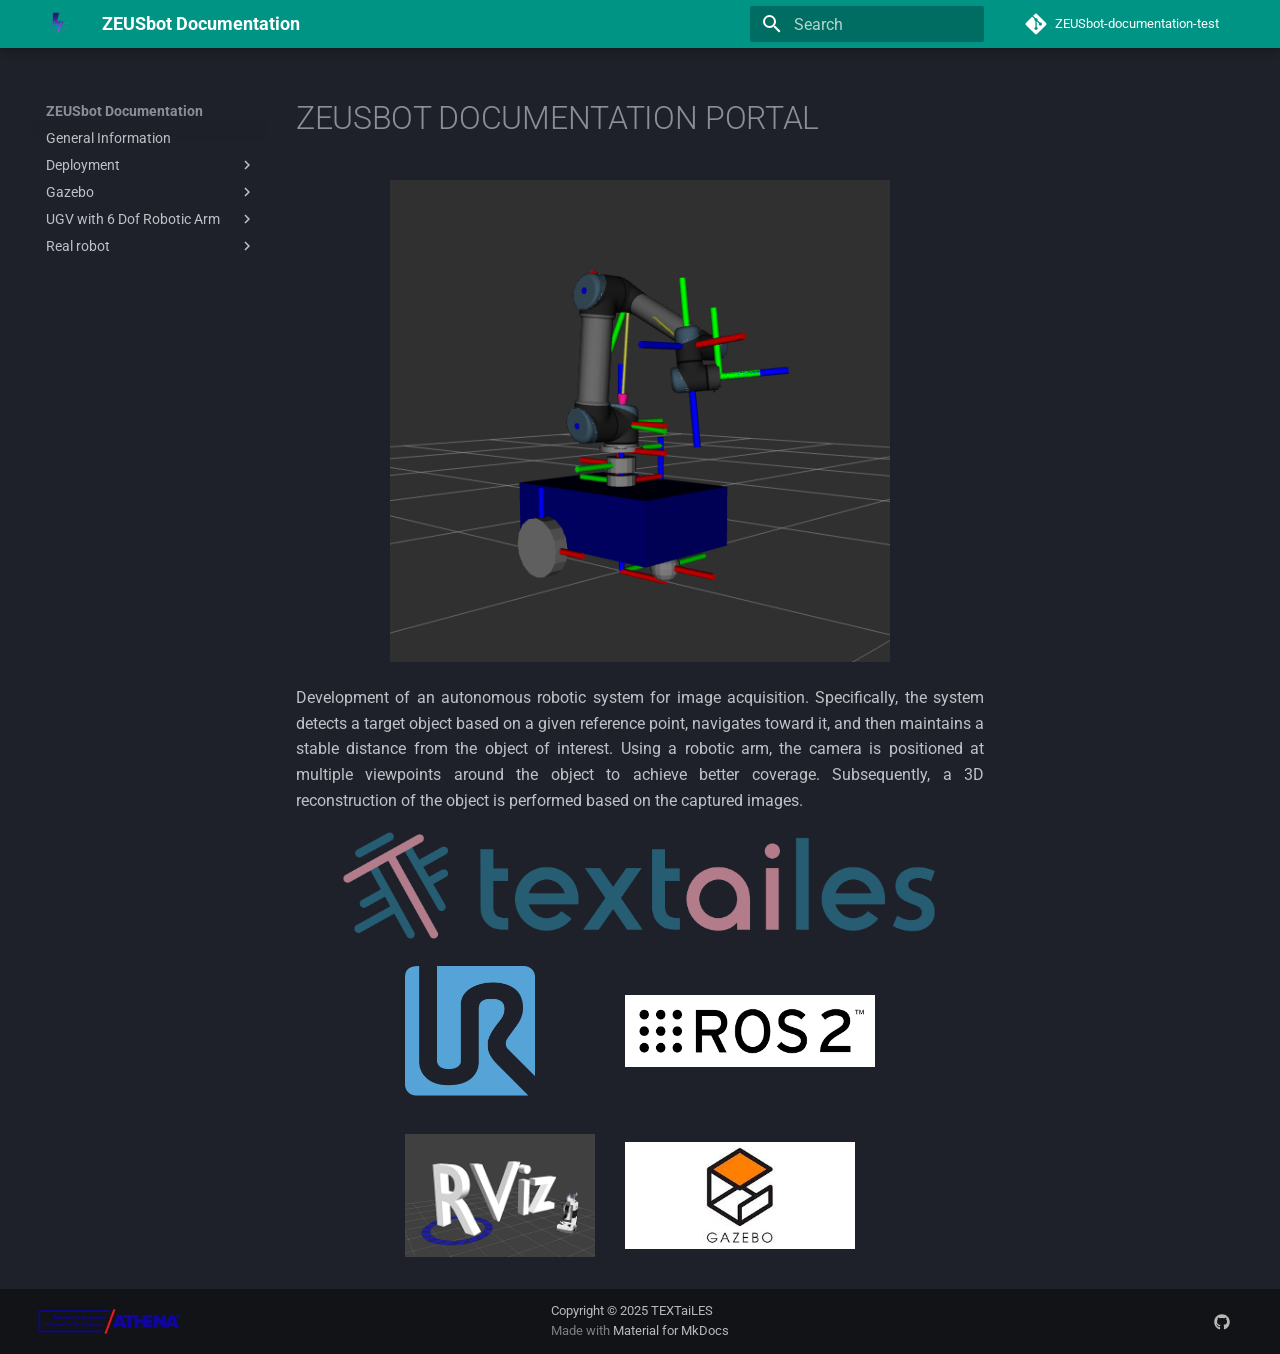
<file: index.html>
<!doctype html>
<html lang="en" class="no-js">
  <head>
    
      <meta charset="utf-8">
      <meta name="viewport" content="width=device-width,initial-scale=1">
      
        <meta name="description" content="ZEUSbot Documentation">
      
      
        <meta name="author" content="Hercules Gousis">
      
      
        <link rel="canonical" href="https://sitename.example/">
      
      
      
      
        
      
      
      <link rel="icon" href="assets/zeusbot_5.png">
      <meta name="generator" content="mkdocs-1.6.1, mkdocs-material-9.7.6">
    
    
      
        <title>ZEUSbot Documentation</title>
      
    
    
      <link rel="stylesheet" href="assets/stylesheets/main.484c7ddc.min.css">
      
        
        <link rel="stylesheet" href="assets/stylesheets/palette.ab4e12ef.min.css">
      
      


    
    
      
    
    
      
        
        
        <link rel="preconnect" href="https://fonts.gstatic.com" crossorigin>
        <link rel="stylesheet" href="https://fonts.googleapis.com/css?family=Roboto:300,300i,400,400i,700,700i%7CRoboto+Mono:400,400i,700,700i&display=fallback">
        <style>:root{--md-text-font:"Roboto";--md-code-font:"Roboto Mono"}</style>
      
    
    
      <link rel="stylesheet" href="stylesheets/extra.css">
    
    <script>__md_scope=new URL(".",location),__md_hash=e=>[...e].reduce(((e,_)=>(e<<5)-e+_.charCodeAt(0)),0),__md_get=(e,_=localStorage,t=__md_scope)=>JSON.parse(_.getItem(t.pathname+"."+e)),__md_set=(e,_,t=localStorage,a=__md_scope)=>{try{t.setItem(a.pathname+"."+e,JSON.stringify(_))}catch(e){}}</script>
    
      

    
    
  </head>
  
  
    
    
    
    
    
    <body dir="ltr" data-md-color-scheme="slate" data-md-color-primary="teal" data-md-color-accent="indigo">
  
    
    <input class="md-toggle" data-md-toggle="drawer" type="checkbox" id="__drawer" autocomplete="off">
    <input class="md-toggle" data-md-toggle="search" type="checkbox" id="__search" autocomplete="off">
    <label class="md-overlay" for="__drawer"></label>
    <div data-md-component="skip">
      
        
        <a href="#zeusbot-documentation-portal" class="md-skip">
          Skip to content
        </a>
      
    </div>
    <div data-md-component="announce">
      
    </div>
    
    
      

  

<header class="md-header md-header--shadow" data-md-component="header">
  <nav class="md-header__inner md-grid" aria-label="Header">
    <a href="." title="ZEUSbot Documentation" class="md-header__button md-logo" aria-label="ZEUSbot Documentation" data-md-component="logo">
      
  <img src="assets/zeusbot_5.png" alt="logo">

    </a>
    <label class="md-header__button md-icon" for="__drawer">
      
      <svg xmlns="http://www.w3.org/2000/svg" viewBox="0 0 24 24"><path d="M3 6h18v2H3zm0 5h18v2H3zm0 5h18v2H3z"/></svg>
    </label>
    <div class="md-header__title" data-md-component="header-title">
      <div class="md-header__ellipsis">
        <div class="md-header__topic">
          <span class="md-ellipsis">
            ZEUSbot Documentation
          </span>
        </div>
        <div class="md-header__topic" data-md-component="header-topic">
          <span class="md-ellipsis">
            
              ZEUSBOT DOCUMENTATION PORTAL
            
          </span>
        </div>
      </div>
    </div>
    
      
    
    
    
    
      
      
        <label class="md-header__button md-icon" for="__search">
          
          <svg xmlns="http://www.w3.org/2000/svg" viewBox="0 0 24 24"><path d="M9.5 3A6.5 6.5 0 0 1 16 9.5c0 1.61-.59 3.09-1.56 4.23l.27.27h.79l5 5-1.5 1.5-5-5v-.79l-.27-.27A6.52 6.52 0 0 1 9.5 16 6.5 6.5 0 0 1 3 9.5 6.5 6.5 0 0 1 9.5 3m0 2C7 5 5 7 5 9.5S7 14 9.5 14 14 12 14 9.5 12 5 9.5 5"/></svg>
        </label>
        <div class="md-search" data-md-component="search" role="dialog">
  <label class="md-search__overlay" for="__search"></label>
  <div class="md-search__inner" role="search">
    <form class="md-search__form" name="search">
      <input type="text" class="md-search__input" name="query" aria-label="Search" placeholder="Search" autocapitalize="off" autocorrect="off" autocomplete="off" spellcheck="false" data-md-component="search-query" required>
      <label class="md-search__icon md-icon" for="__search">
        
        <svg xmlns="http://www.w3.org/2000/svg" viewBox="0 0 24 24"><path d="M9.5 3A6.5 6.5 0 0 1 16 9.5c0 1.61-.59 3.09-1.56 4.23l.27.27h.79l5 5-1.5 1.5-5-5v-.79l-.27-.27A6.52 6.52 0 0 1 9.5 16 6.5 6.5 0 0 1 3 9.5 6.5 6.5 0 0 1 9.5 3m0 2C7 5 5 7 5 9.5S7 14 9.5 14 14 12 14 9.5 12 5 9.5 5"/></svg>
        
        <svg xmlns="http://www.w3.org/2000/svg" viewBox="0 0 24 24"><path d="M20 11v2H8l5.5 5.5-1.42 1.42L4.16 12l7.92-7.92L13.5 5.5 8 11z"/></svg>
      </label>
      <nav class="md-search__options" aria-label="Search">
        
        <button type="reset" class="md-search__icon md-icon" title="Clear" aria-label="Clear" tabindex="-1">
          
          <svg xmlns="http://www.w3.org/2000/svg" viewBox="0 0 24 24"><path d="M19 6.41 17.59 5 12 10.59 6.41 5 5 6.41 10.59 12 5 17.59 6.41 19 12 13.41 17.59 19 19 17.59 13.41 12z"/></svg>
        </button>
      </nav>
      
    </form>
    <div class="md-search__output">
      <div class="md-search__scrollwrap" tabindex="0" data-md-scrollfix>
        <div class="md-search-result" data-md-component="search-result">
          <div class="md-search-result__meta">
            Initializing search
          </div>
          <ol class="md-search-result__list" role="presentation"></ol>
        </div>
      </div>
    </div>
  </div>
</div>
      
    
    
      <div class="md-header__source">
        <a href="https://github.com/TEXTaiLES/ZEUSbot" title="Go to repository" class="md-source" data-md-component="source">
  <div class="md-source__icon md-icon">
    
    <svg xmlns="http://www.w3.org/2000/svg" viewBox="0 0 448 512"><!--! Font Awesome Free 7.1.0 by @fontawesome - https://fontawesome.com License - https://fontawesome.com/license/free (Icons: CC BY 4.0, Fonts: SIL OFL 1.1, Code: MIT License) Copyright 2025 Fonticons, Inc.--><path d="M439.6 236.1 244 40.5c-5.4-5.5-12.8-8.5-20.4-8.5s-15 3-20.4 8.4L162.5 81l51.5 51.5c27.1-9.1 52.7 16.8 43.4 43.7l49.7 49.7c34.2-11.8 61.2 31 35.5 56.7-26.5 26.5-70.2-2.9-56-37.3L240.3 199v121.9c25.3 12.5 22.3 41.8 9.1 55-6.4 6.4-15.2 10.1-24.3 10.1s-17.8-3.6-24.3-10.1c-17.6-17.6-11.1-46.9 11.2-56v-123c-20.8-8.5-24.6-30.7-18.6-45L142.6 101 8.5 235.1C3 240.6 0 247.9 0 255.5s3 15 8.5 20.4l195.6 195.7c5.4 5.4 12.7 8.4 20.4 8.4s15-3 20.4-8.4l194.7-194.7c5.4-5.4 8.4-12.8 8.4-20.4s-3-15-8.4-20.4"/></svg>
  </div>
  <div class="md-source__repository">
    ZEUSbot-documentation-test
  </div>
</a>
      </div>
    
  </nav>
  
</header>
    
    <div class="md-container" data-md-component="container">
      
      
        
          
        
      
      <main class="md-main" data-md-component="main">
        <div class="md-main__inner md-grid">
          
            
              
              <div class="md-sidebar md-sidebar--primary" data-md-component="sidebar" data-md-type="navigation" >
                <div class="md-sidebar__scrollwrap">
                  <div class="md-sidebar__inner">
                    



<nav class="md-nav md-nav--primary" aria-label="Navigation" data-md-level="0">
  <label class="md-nav__title" for="__drawer">
    <a href="." title="ZEUSbot Documentation" class="md-nav__button md-logo" aria-label="ZEUSbot Documentation" data-md-component="logo">
      
  <img src="assets/zeusbot_5.png" alt="logo">

    </a>
    ZEUSbot Documentation
  </label>
  
    <div class="md-nav__source">
      <a href="https://github.com/TEXTaiLES/ZEUSbot" title="Go to repository" class="md-source" data-md-component="source">
  <div class="md-source__icon md-icon">
    
    <svg xmlns="http://www.w3.org/2000/svg" viewBox="0 0 448 512"><!--! Font Awesome Free 7.1.0 by @fontawesome - https://fontawesome.com License - https://fontawesome.com/license/free (Icons: CC BY 4.0, Fonts: SIL OFL 1.1, Code: MIT License) Copyright 2025 Fonticons, Inc.--><path d="M439.6 236.1 244 40.5c-5.4-5.5-12.8-8.5-20.4-8.5s-15 3-20.4 8.4L162.5 81l51.5 51.5c27.1-9.1 52.7 16.8 43.4 43.7l49.7 49.7c34.2-11.8 61.2 31 35.5 56.7-26.5 26.5-70.2-2.9-56-37.3L240.3 199v121.9c25.3 12.5 22.3 41.8 9.1 55-6.4 6.4-15.2 10.1-24.3 10.1s-17.8-3.6-24.3-10.1c-17.6-17.6-11.1-46.9 11.2-56v-123c-20.8-8.5-24.6-30.7-18.6-45L142.6 101 8.5 235.1C3 240.6 0 247.9 0 255.5s3 15 8.5 20.4l195.6 195.7c5.4 5.4 12.7 8.4 20.4 8.4s15-3 20.4-8.4l194.7-194.7c5.4-5.4 8.4-12.8 8.4-20.4s-3-15-8.4-20.4"/></svg>
  </div>
  <div class="md-source__repository">
    ZEUSbot-documentation-test
  </div>
</a>
    </div>
  
  <ul class="md-nav__list" data-md-scrollfix>
    
      
      
  
  
  
  
    <li class="md-nav__item">
      <a href="info/gen_info/" class="md-nav__link">
        
  
  
  <span class="md-ellipsis">
    
  
    General Information
  

    
  </span>
  
  

      </a>
    </li>
  

    
      
      
  
  
  
  
    
    
    
    
    
    <li class="md-nav__item md-nav__item--nested">
      
        
        
        <input class="md-nav__toggle md-toggle " type="checkbox" id="__nav_2" >
        
          
          <label class="md-nav__link" for="__nav_2" id="__nav_2_label" tabindex="0">
            
  
  
  <span class="md-ellipsis">
    
  
    Deployment
  

    
  </span>
  
  

            <span class="md-nav__icon md-icon"></span>
          </label>
        
        <nav class="md-nav" data-md-level="1" aria-labelledby="__nav_2_label" aria-expanded="false">
          <label class="md-nav__title" for="__nav_2">
            <span class="md-nav__icon md-icon"></span>
            
  
    Deployment
  

          </label>
          <ul class="md-nav__list" data-md-scrollfix>
            
              
                
  
  
  
  
    <li class="md-nav__item">
      <a href="deployment/installation_basic/" class="md-nav__link">
        
  
  
  <span class="md-ellipsis">
    
  
    Basic Installation
  

    
  </span>
  
  

      </a>
    </li>
  

              
            
              
                
  
  
  
  
    <li class="md-nav__item">
      <a href="deployment/Object_detection/" class="md-nav__link">
        
  
  
  <span class="md-ellipsis">
    
  
    Object Detection
  

    
  </span>
  
  

      </a>
    </li>
  

              
            
              
                
  
  
  
  
    <li class="md-nav__item">
      <a href="deployment/Data_collection/" class="md-nav__link">
        
  
  
  <span class="md-ellipsis">
    
  
    Data Collection
  

    
  </span>
  
  

      </a>
    </li>
  

              
            
              
                
  
  
  
  
    <li class="md-nav__item">
      <a href="deployment/Pose_Tracking_Data_Logs/" class="md-nav__link">
        
  
  
  <span class="md-ellipsis">
    
  
    Pose Tracking Data Logs
  

    
  </span>
  
  

      </a>
    </li>
  

              
            
              
                
  
  
  
  
    <li class="md-nav__item">
      <a href="deployment/3D_reconstruction/" class="md-nav__link">
        
  
  
  <span class="md-ellipsis">
    
  
    3D Reconstruction
  

    
  </span>
  
  

      </a>
    </li>
  

              
            
          </ul>
        </nav>
      
    </li>
  

    
      
      
  
  
  
  
    
    
    
    
    
    <li class="md-nav__item md-nav__item--nested">
      
        
        
        <input class="md-nav__toggle md-toggle " type="checkbox" id="__nav_3" >
        
          
          <label class="md-nav__link" for="__nav_3" id="__nav_3_label" tabindex="0">
            
  
  
  <span class="md-ellipsis">
    
  
    Gazebo
  

    
  </span>
  
  

            <span class="md-nav__icon md-icon"></span>
          </label>
        
        <nav class="md-nav" data-md-level="1" aria-labelledby="__nav_3_label" aria-expanded="false">
          <label class="md-nav__title" for="__nav_3">
            <span class="md-nav__icon md-icon"></span>
            
  
    Gazebo
  

          </label>
          <ul class="md-nav__list" data-md-scrollfix>
            
              
                
  
  
  
  
    <li class="md-nav__item">
      <a href="Gazebo/World_creation/" class="md-nav__link">
        
  
  
  <span class="md-ellipsis">
    
  
    World Creation
  

    
  </span>
  
  

      </a>
    </li>
  

              
            
              
                
  
  
  
  
    <li class="md-nav__item">
      <a href="Gazebo/Object_insertion/" class="md-nav__link">
        
  
  
  <span class="md-ellipsis">
    
  
    Object  Insertion
  

    
  </span>
  
  

      </a>
    </li>
  

              
            
          </ul>
        </nav>
      
    </li>
  

    
      
      
  
  
  
  
    
    
    
    
    
    <li class="md-nav__item md-nav__item--nested">
      
        
        
        <input class="md-nav__toggle md-toggle " type="checkbox" id="__nav_4" >
        
          
          <label class="md-nav__link" for="__nav_4" id="__nav_4_label" tabindex="0">
            
  
  
  <span class="md-ellipsis">
    
  
    UGV with 6 Dof Robotic Arm
  

    
  </span>
  
  

            <span class="md-nav__icon md-icon"></span>
          </label>
        
        <nav class="md-nav" data-md-level="1" aria-labelledby="__nav_4_label" aria-expanded="false">
          <label class="md-nav__title" for="__nav_4">
            <span class="md-nav__icon md-icon"></span>
            
  
    UGV with 6 Dof Robotic Arm
  

          </label>
          <ul class="md-nav__list" data-md-scrollfix>
            
              
                
  
  
  
  
    <li class="md-nav__item">
      <a href="UGV_with_robotic_arm/control_arm/" class="md-nav__link">
        
  
  
  <span class="md-ellipsis">
    
  
    Arm Control
  

    
  </span>
  
  

      </a>
    </li>
  

              
            
              
                
  
  
  
  
    <li class="md-nav__item">
      <a href="UGV_with_robotic_arm/control_ugv/" class="md-nav__link">
        
  
  
  <span class="md-ellipsis">
    
  
    UGV Control
  

    
  </span>
  
  

      </a>
    </li>
  

              
            
          </ul>
        </nav>
      
    </li>
  

    
      
      
  
  
  
  
    
    
    
    
    
    <li class="md-nav__item md-nav__item--nested">
      
        
        
        <input class="md-nav__toggle md-toggle " type="checkbox" id="__nav_5" >
        
          
          <label class="md-nav__link" for="__nav_5" id="__nav_5_label" tabindex="0">
            
  
  
  <span class="md-ellipsis">
    
  
    Real robot
  

    
  </span>
  
  

            <span class="md-nav__icon md-icon"></span>
          </label>
        
        <nav class="md-nav" data-md-level="1" aria-labelledby="__nav_5_label" aria-expanded="false">
          <label class="md-nav__title" for="__nav_5">
            <span class="md-nav__icon md-icon"></span>
            
  
    Real robot
  

          </label>
          <ul class="md-nav__list" data-md-scrollfix>
            
              
                
  
  
  
  
    <li class="md-nav__item">
      <a href="UR5e/control_RDTE/" class="md-nav__link">
        
  
  
  <span class="md-ellipsis">
    
  
    UR5e Control
  

    
  </span>
  
  

      </a>
    </li>
  

              
            
          </ul>
        </nav>
      
    </li>
  

    
  </ul>
</nav>
                  </div>
                </div>
              </div>
            
            
              
              <div class="md-sidebar md-sidebar--secondary" data-md-component="sidebar" data-md-type="toc" >
                <div class="md-sidebar__scrollwrap">
                  <div class="md-sidebar__inner">
                    

<nav class="md-nav md-nav--secondary" aria-label="Table of contents">
  
  
  
    
  
  
</nav>
                  </div>
                </div>
              </div>
            
          
          
            <div class="md-content" data-md-component="content">
              
              <article class="md-content__inner md-typeset">
                
                  


  
  


<h1 id="zeusbot-documentation-portal">ZEUSBOT DOCUMENTATION PORTAL</h1>
<p align="center">
    <a href = "https://github.com/TEXTaiLES/ZEUSbot" target="_blank">
        <img src="assets/robot2.png" alt="ROBOTIC" width="500"/>
    </a>
</p>

<p style="text-align: justify;">
Development of an autonomous robotic system for image acquisition. Specifically, the system detects a target object based on a given reference point, navigates toward it, and then maintains a stable distance from the object of interest. Using a robotic arm, the camera is positioned at multiple viewpoints around the object to achieve better coverage. Subsequently, a 3D reconstruction of the object is performed based on the captured images.
</p>

<p align="center">
    <a href = "https://www.echoes-eccch.eu/textailes/" target="_blank">
        <img src="assets/Logo-Textailes-Colour-RGB-Hor.png" alt="TEXTaiLES" width="600"/>
    </a>
</p>

<p align="center">

<div style="display: grid; grid-template-columns: repeat(2, auto); justify-content: center; align-items: center; gap: 30px;">
  <a href="https://www.universal-robots.com/products/ur5e/" target="_blank">
    <img src="assets/Universal_robots_logo.svg.png" alt="UR" width="130">
  </a>
  <a href="https://www.ros.org/" target="_blank">
    <img src="assets/ros2_logo.png" alt="ROS 2" width="250">
  </a>
  <a href="https://wiki.ros.org/rviz" target="_blank">
    <img src="assets/rviz.png" alt="RViz" width="190">
  </a>
  <a href="https://gazebosim.org/home" target="_blank">
    <img src="assets/gazebo.jpeg" alt="Gazebo" width="230">
  </a>
</div>

</p>












                
              </article>
            </div>
          
          
<script>var target=document.getElementById(location.hash.slice(1));target&&target.name&&(target.checked=target.name.startsWith("__tabbed_"))</script>
        </div>
        
      </main>
      
        <footer class="md-footer">
  
  <div class="md-footer-meta md-typeset">
    <div class="md-footer-meta__inner md-grid">
      <div class="md-copyright">
  
    <div class="md-copyright__highlight">
      Copyright &copy; 2025 TEXTaiLES
    </div>
  
  
    Made with
    <a href="https://squidfunk.github.io/mkdocs-material/" target="_blank" rel="noopener">
      Material for MkDocs
    </a>
  
</div>
      
        
<div class="md-social">
  
    
    
    
    
      
      
    
    <a href="https://github.com/HerGousis" target="_blank" rel="noopener" title="github.com" class="md-social__link">
      <svg xmlns="http://www.w3.org/2000/svg" viewBox="0 0 512 512"><!--! Font Awesome Free 7.1.0 by @fontawesome - https://fontawesome.com License - https://fontawesome.com/license/free (Icons: CC BY 4.0, Fonts: SIL OFL 1.1, Code: MIT License) Copyright 2025 Fonticons, Inc.--><path d="M173.9 397.4c0 2-2.3 3.6-5.2 3.6-3.3.3-5.6-1.3-5.6-3.6 0-2 2.3-3.6 5.2-3.6 3-.3 5.6 1.3 5.6 3.6m-31.1-4.5c-.7 2 1.3 4.3 4.3 4.9 2.6 1 5.6 0 6.2-2s-1.3-4.3-4.3-5.2c-2.6-.7-5.5.3-6.2 2.3m44.2-1.7c-2.9.7-4.9 2.6-4.6 4.9.3 2 2.9 3.3 5.9 2.6 2.9-.7 4.9-2.6 4.6-4.6-.3-1.9-3-3.2-5.9-2.9M252.8 8C114.1 8 8 113.3 8 252c0 110.9 69.8 205.8 169.5 239.2 12.8 2.3 17.3-5.6 17.3-12.1 0-6.2-.3-40.4-.3-61.4 0 0-70 15-84.7-29.8 0 0-11.4-29.1-27.8-36.6 0 0-22.9-15.7 1.6-15.4 0 0 24.9 2 38.6 25.8 21.9 38.6 58.6 27.5 72.9 20.9 2.3-16 8.8-27.1 16-33.7-55.9-6.2-112.3-14.3-112.3-110.5 0-27.5 7.6-41.3 23.6-58.9-2.6-6.5-11.1-33.3 2.6-67.9 20.9-6.5 69 27 69 27 20-5.6 41.5-8.5 62.8-8.5s42.8 2.9 62.8 8.5c0 0 48.1-33.6 69-27 13.7 34.7 5.2 61.4 2.6 67.9 16 17.7 25.8 31.5 25.8 58.9 0 96.5-58.9 104.2-114.8 110.5 9.2 7.9 17 22.9 17 46.4 0 33.7-.3 75.4-.3 83.6 0 6.5 4.6 14.4 17.3 12.1C436.2 457.8 504 362.9 504 252 504 113.3 391.5 8 252.8 8M105.2 352.9c-1.3 1-1 3.3.7 5.2 1.6 1.6 3.9 2.3 5.2 1 1.3-1 1-3.3-.7-5.2-1.6-1.6-3.9-2.3-5.2-1m-10.8-8.1c-.7 1.3.3 2.9 2.3 3.9 1.6 1 3.6.7 4.3-.7.7-1.3-.3-2.9-2.3-3.9-2-.6-3.6-.3-4.3.7m32.4 35.6c-1.6 1.3-1 4.3 1.3 6.2 2.3 2.3 5.2 2.6 6.5 1 1.3-1.3.7-4.3-1.3-6.2-2.2-2.3-5.2-2.6-6.5-1m-11.4-14.7c-1.6 1-1.6 3.6 0 5.9s4.3 3.3 5.6 2.3c1.6-1.3 1.6-3.9 0-6.2-1.4-2.3-4-3.3-5.6-2"/></svg>
    </a>
  
</div>
      
    </div>
  </div>
</footer>
      
    </div>
    <div class="md-dialog" data-md-component="dialog">
      <div class="md-dialog__inner md-typeset"></div>
    </div>
    
    
    
      
      
      <script id="__config" type="application/json">{"annotate": null, "base": ".", "features": [], "search": "assets/javascripts/workers/search.2c215733.min.js", "tags": null, "translations": {"clipboard.copied": "Copied to clipboard", "clipboard.copy": "Copy to clipboard", "search.result.more.one": "1 more on this page", "search.result.more.other": "# more on this page", "search.result.none": "No matching documents", "search.result.one": "1 matching document", "search.result.other": "# matching documents", "search.result.placeholder": "Type to start searching", "search.result.term.missing": "Missing", "select.version": "Select version"}, "version": null}</script>
    
    
      <script src="assets/javascripts/bundle.79ae519e.min.js"></script>
      
        <script src="javascripts/extra.js"></script>
      
    
  </body>
</html>
</file>
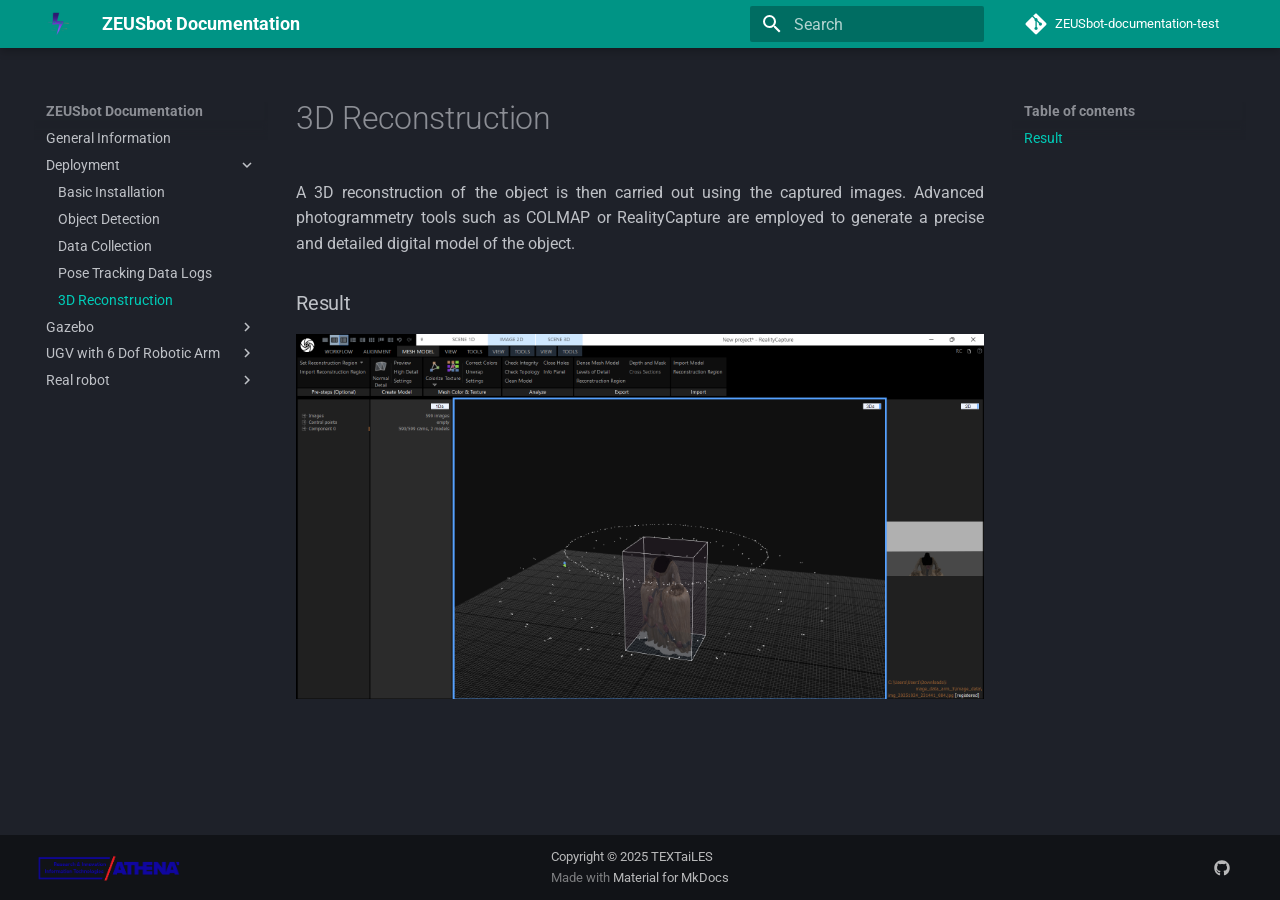
<file: deployment/3D_reconstruction/index.html>
<!doctype html>
<html lang="en" class="no-js">
  <head>
    
      <meta charset="utf-8">
      <meta name="viewport" content="width=device-width,initial-scale=1">
      
        <meta name="description" content="ZEUSbot Documentation">
      
      
        <meta name="author" content="Hercules Gousis">
      
      
        <link rel="canonical" href="https://sitename.example/deployment/3D_reconstruction/">
      
      
        <link rel="prev" href="../Pose_Tracking_Data_Logs/">
      
      
        <link rel="next" href="../../Gazebo/World_creation/">
      
      
        
      
      
      <link rel="icon" href="../../assets/zeusbot_5.png">
      <meta name="generator" content="mkdocs-1.6.1, mkdocs-material-9.7.6">
    
    
      
        <title>3D Reconstruction - ZEUSbot Documentation</title>
      
    
    
      <link rel="stylesheet" href="../../assets/stylesheets/main.484c7ddc.min.css">
      
        
        <link rel="stylesheet" href="../../assets/stylesheets/palette.ab4e12ef.min.css">
      
      


    
    
      
    
    
      
        
        
        <link rel="preconnect" href="https://fonts.gstatic.com" crossorigin>
        <link rel="stylesheet" href="https://fonts.googleapis.com/css?family=Roboto:300,300i,400,400i,700,700i%7CRoboto+Mono:400,400i,700,700i&display=fallback">
        <style>:root{--md-text-font:"Roboto";--md-code-font:"Roboto Mono"}</style>
      
    
    
      <link rel="stylesheet" href="../../stylesheets/extra.css">
    
    <script>__md_scope=new URL("../..",location),__md_hash=e=>[...e].reduce(((e,_)=>(e<<5)-e+_.charCodeAt(0)),0),__md_get=(e,_=localStorage,t=__md_scope)=>JSON.parse(_.getItem(t.pathname+"."+e)),__md_set=(e,_,t=localStorage,a=__md_scope)=>{try{t.setItem(a.pathname+"."+e,JSON.stringify(_))}catch(e){}}</script>
    
      

    
    
  </head>
  
  
    
    
    
    
    
    <body dir="ltr" data-md-color-scheme="slate" data-md-color-primary="teal" data-md-color-accent="indigo">
  
    
    <input class="md-toggle" data-md-toggle="drawer" type="checkbox" id="__drawer" autocomplete="off">
    <input class="md-toggle" data-md-toggle="search" type="checkbox" id="__search" autocomplete="off">
    <label class="md-overlay" for="__drawer"></label>
    <div data-md-component="skip">
      
        
        <a href="#3d-reconstruction" class="md-skip">
          Skip to content
        </a>
      
    </div>
    <div data-md-component="announce">
      
    </div>
    
    
      

  

<header class="md-header md-header--shadow" data-md-component="header">
  <nav class="md-header__inner md-grid" aria-label="Header">
    <a href="../.." title="ZEUSbot Documentation" class="md-header__button md-logo" aria-label="ZEUSbot Documentation" data-md-component="logo">
      
  <img src="../../assets/zeusbot_5.png" alt="logo">

    </a>
    <label class="md-header__button md-icon" for="__drawer">
      
      <svg xmlns="http://www.w3.org/2000/svg" viewBox="0 0 24 24"><path d="M3 6h18v2H3zm0 5h18v2H3zm0 5h18v2H3z"/></svg>
    </label>
    <div class="md-header__title" data-md-component="header-title">
      <div class="md-header__ellipsis">
        <div class="md-header__topic">
          <span class="md-ellipsis">
            ZEUSbot Documentation
          </span>
        </div>
        <div class="md-header__topic" data-md-component="header-topic">
          <span class="md-ellipsis">
            
              3D Reconstruction
            
          </span>
        </div>
      </div>
    </div>
    
      
    
    
    
    
      
      
        <label class="md-header__button md-icon" for="__search">
          
          <svg xmlns="http://www.w3.org/2000/svg" viewBox="0 0 24 24"><path d="M9.5 3A6.5 6.5 0 0 1 16 9.5c0 1.61-.59 3.09-1.56 4.23l.27.27h.79l5 5-1.5 1.5-5-5v-.79l-.27-.27A6.52 6.52 0 0 1 9.5 16 6.5 6.5 0 0 1 3 9.5 6.5 6.5 0 0 1 9.5 3m0 2C7 5 5 7 5 9.5S7 14 9.5 14 14 12 14 9.5 12 5 9.5 5"/></svg>
        </label>
        <div class="md-search" data-md-component="search" role="dialog">
  <label class="md-search__overlay" for="__search"></label>
  <div class="md-search__inner" role="search">
    <form class="md-search__form" name="search">
      <input type="text" class="md-search__input" name="query" aria-label="Search" placeholder="Search" autocapitalize="off" autocorrect="off" autocomplete="off" spellcheck="false" data-md-component="search-query" required>
      <label class="md-search__icon md-icon" for="__search">
        
        <svg xmlns="http://www.w3.org/2000/svg" viewBox="0 0 24 24"><path d="M9.5 3A6.5 6.5 0 0 1 16 9.5c0 1.61-.59 3.09-1.56 4.23l.27.27h.79l5 5-1.5 1.5-5-5v-.79l-.27-.27A6.52 6.52 0 0 1 9.5 16 6.5 6.5 0 0 1 3 9.5 6.5 6.5 0 0 1 9.5 3m0 2C7 5 5 7 5 9.5S7 14 9.5 14 14 12 14 9.5 12 5 9.5 5"/></svg>
        
        <svg xmlns="http://www.w3.org/2000/svg" viewBox="0 0 24 24"><path d="M20 11v2H8l5.5 5.5-1.42 1.42L4.16 12l7.92-7.92L13.5 5.5 8 11z"/></svg>
      </label>
      <nav class="md-search__options" aria-label="Search">
        
        <button type="reset" class="md-search__icon md-icon" title="Clear" aria-label="Clear" tabindex="-1">
          
          <svg xmlns="http://www.w3.org/2000/svg" viewBox="0 0 24 24"><path d="M19 6.41 17.59 5 12 10.59 6.41 5 5 6.41 10.59 12 5 17.59 6.41 19 12 13.41 17.59 19 19 17.59 13.41 12z"/></svg>
        </button>
      </nav>
      
    </form>
    <div class="md-search__output">
      <div class="md-search__scrollwrap" tabindex="0" data-md-scrollfix>
        <div class="md-search-result" data-md-component="search-result">
          <div class="md-search-result__meta">
            Initializing search
          </div>
          <ol class="md-search-result__list" role="presentation"></ol>
        </div>
      </div>
    </div>
  </div>
</div>
      
    
    
      <div class="md-header__source">
        <a href="https://github.com/TEXTaiLES/ZEUSbot" title="Go to repository" class="md-source" data-md-component="source">
  <div class="md-source__icon md-icon">
    
    <svg xmlns="http://www.w3.org/2000/svg" viewBox="0 0 448 512"><!--! Font Awesome Free 7.1.0 by @fontawesome - https://fontawesome.com License - https://fontawesome.com/license/free (Icons: CC BY 4.0, Fonts: SIL OFL 1.1, Code: MIT License) Copyright 2025 Fonticons, Inc.--><path d="M439.6 236.1 244 40.5c-5.4-5.5-12.8-8.5-20.4-8.5s-15 3-20.4 8.4L162.5 81l51.5 51.5c27.1-9.1 52.7 16.8 43.4 43.7l49.7 49.7c34.2-11.8 61.2 31 35.5 56.7-26.5 26.5-70.2-2.9-56-37.3L240.3 199v121.9c25.3 12.5 22.3 41.8 9.1 55-6.4 6.4-15.2 10.1-24.3 10.1s-17.8-3.6-24.3-10.1c-17.6-17.6-11.1-46.9 11.2-56v-123c-20.8-8.5-24.6-30.7-18.6-45L142.6 101 8.5 235.1C3 240.6 0 247.9 0 255.5s3 15 8.5 20.4l195.6 195.7c5.4 5.4 12.7 8.4 20.4 8.4s15-3 20.4-8.4l194.7-194.7c5.4-5.4 8.4-12.8 8.4-20.4s-3-15-8.4-20.4"/></svg>
  </div>
  <div class="md-source__repository">
    ZEUSbot-documentation-test
  </div>
</a>
      </div>
    
  </nav>
  
</header>
    
    <div class="md-container" data-md-component="container">
      
      
        
          
        
      
      <main class="md-main" data-md-component="main">
        <div class="md-main__inner md-grid">
          
            
              
              <div class="md-sidebar md-sidebar--primary" data-md-component="sidebar" data-md-type="navigation" >
                <div class="md-sidebar__scrollwrap">
                  <div class="md-sidebar__inner">
                    



<nav class="md-nav md-nav--primary" aria-label="Navigation" data-md-level="0">
  <label class="md-nav__title" for="__drawer">
    <a href="../.." title="ZEUSbot Documentation" class="md-nav__button md-logo" aria-label="ZEUSbot Documentation" data-md-component="logo">
      
  <img src="../../assets/zeusbot_5.png" alt="logo">

    </a>
    ZEUSbot Documentation
  </label>
  
    <div class="md-nav__source">
      <a href="https://github.com/TEXTaiLES/ZEUSbot" title="Go to repository" class="md-source" data-md-component="source">
  <div class="md-source__icon md-icon">
    
    <svg xmlns="http://www.w3.org/2000/svg" viewBox="0 0 448 512"><!--! Font Awesome Free 7.1.0 by @fontawesome - https://fontawesome.com License - https://fontawesome.com/license/free (Icons: CC BY 4.0, Fonts: SIL OFL 1.1, Code: MIT License) Copyright 2025 Fonticons, Inc.--><path d="M439.6 236.1 244 40.5c-5.4-5.5-12.8-8.5-20.4-8.5s-15 3-20.4 8.4L162.5 81l51.5 51.5c27.1-9.1 52.7 16.8 43.4 43.7l49.7 49.7c34.2-11.8 61.2 31 35.5 56.7-26.5 26.5-70.2-2.9-56-37.3L240.3 199v121.9c25.3 12.5 22.3 41.8 9.1 55-6.4 6.4-15.2 10.1-24.3 10.1s-17.8-3.6-24.3-10.1c-17.6-17.6-11.1-46.9 11.2-56v-123c-20.8-8.5-24.6-30.7-18.6-45L142.6 101 8.5 235.1C3 240.6 0 247.9 0 255.5s3 15 8.5 20.4l195.6 195.7c5.4 5.4 12.7 8.4 20.4 8.4s15-3 20.4-8.4l194.7-194.7c5.4-5.4 8.4-12.8 8.4-20.4s-3-15-8.4-20.4"/></svg>
  </div>
  <div class="md-source__repository">
    ZEUSbot-documentation-test
  </div>
</a>
    </div>
  
  <ul class="md-nav__list" data-md-scrollfix>
    
      
      
  
  
  
  
    <li class="md-nav__item">
      <a href="../../info/gen_info/" class="md-nav__link">
        
  
  
  <span class="md-ellipsis">
    
  
    General Information
  

    
  </span>
  
  

      </a>
    </li>
  

    
      
      
  
  
    
  
  
  
    
    
    
    
    
    <li class="md-nav__item md-nav__item--active md-nav__item--nested">
      
        
        
        <input class="md-nav__toggle md-toggle " type="checkbox" id="__nav_2" checked>
        
          
          <label class="md-nav__link" for="__nav_2" id="__nav_2_label" tabindex="0">
            
  
  
  <span class="md-ellipsis">
    
  
    Deployment
  

    
  </span>
  
  

            <span class="md-nav__icon md-icon"></span>
          </label>
        
        <nav class="md-nav" data-md-level="1" aria-labelledby="__nav_2_label" aria-expanded="true">
          <label class="md-nav__title" for="__nav_2">
            <span class="md-nav__icon md-icon"></span>
            
  
    Deployment
  

          </label>
          <ul class="md-nav__list" data-md-scrollfix>
            
              
                
  
  
  
  
    <li class="md-nav__item">
      <a href="../installation_basic/" class="md-nav__link">
        
  
  
  <span class="md-ellipsis">
    
  
    Basic Installation
  

    
  </span>
  
  

      </a>
    </li>
  

              
            
              
                
  
  
  
  
    <li class="md-nav__item">
      <a href="../Object_detection/" class="md-nav__link">
        
  
  
  <span class="md-ellipsis">
    
  
    Object Detection
  

    
  </span>
  
  

      </a>
    </li>
  

              
            
              
                
  
  
  
  
    <li class="md-nav__item">
      <a href="../Data_collection/" class="md-nav__link">
        
  
  
  <span class="md-ellipsis">
    
  
    Data Collection
  

    
  </span>
  
  

      </a>
    </li>
  

              
            
              
                
  
  
  
  
    <li class="md-nav__item">
      <a href="../Pose_Tracking_Data_Logs/" class="md-nav__link">
        
  
  
  <span class="md-ellipsis">
    
  
    Pose Tracking Data Logs
  

    
  </span>
  
  

      </a>
    </li>
  

              
            
              
                
  
  
    
  
  
  
    <li class="md-nav__item md-nav__item--active">
      
      <input class="md-nav__toggle md-toggle" type="checkbox" id="__toc">
      
      
        
      
      
        <label class="md-nav__link md-nav__link--active" for="__toc">
          
  
  
  <span class="md-ellipsis">
    
  
    3D Reconstruction
  

    
  </span>
  
  

          <span class="md-nav__icon md-icon"></span>
        </label>
      
      <a href="./" class="md-nav__link md-nav__link--active">
        
  
  
  <span class="md-ellipsis">
    
  
    3D Reconstruction
  

    
  </span>
  
  

      </a>
      
        

<nav class="md-nav md-nav--secondary" aria-label="Table of contents">
  
  
  
    
  
  
    <label class="md-nav__title" for="__toc">
      <span class="md-nav__icon md-icon"></span>
      Table of contents
    </label>
    <ul class="md-nav__list" data-md-component="toc" data-md-scrollfix>
      
        <li class="md-nav__item">
  <a href="#result" class="md-nav__link">
    <span class="md-ellipsis">
      
        Result
      
    </span>
  </a>
  
</li>
      
    </ul>
  
</nav>
      
    </li>
  

              
            
          </ul>
        </nav>
      
    </li>
  

    
      
      
  
  
  
  
    
    
    
    
    
    <li class="md-nav__item md-nav__item--nested">
      
        
        
        <input class="md-nav__toggle md-toggle " type="checkbox" id="__nav_3" >
        
          
          <label class="md-nav__link" for="__nav_3" id="__nav_3_label" tabindex="0">
            
  
  
  <span class="md-ellipsis">
    
  
    Gazebo
  

    
  </span>
  
  

            <span class="md-nav__icon md-icon"></span>
          </label>
        
        <nav class="md-nav" data-md-level="1" aria-labelledby="__nav_3_label" aria-expanded="false">
          <label class="md-nav__title" for="__nav_3">
            <span class="md-nav__icon md-icon"></span>
            
  
    Gazebo
  

          </label>
          <ul class="md-nav__list" data-md-scrollfix>
            
              
                
  
  
  
  
    <li class="md-nav__item">
      <a href="../../Gazebo/World_creation/" class="md-nav__link">
        
  
  
  <span class="md-ellipsis">
    
  
    World Creation
  

    
  </span>
  
  

      </a>
    </li>
  

              
            
              
                
  
  
  
  
    <li class="md-nav__item">
      <a href="../../Gazebo/Object_insertion/" class="md-nav__link">
        
  
  
  <span class="md-ellipsis">
    
  
    Object  Insertion
  

    
  </span>
  
  

      </a>
    </li>
  

              
            
          </ul>
        </nav>
      
    </li>
  

    
      
      
  
  
  
  
    
    
    
    
    
    <li class="md-nav__item md-nav__item--nested">
      
        
        
        <input class="md-nav__toggle md-toggle " type="checkbox" id="__nav_4" >
        
          
          <label class="md-nav__link" for="__nav_4" id="__nav_4_label" tabindex="0">
            
  
  
  <span class="md-ellipsis">
    
  
    UGV with 6 Dof Robotic Arm
  

    
  </span>
  
  

            <span class="md-nav__icon md-icon"></span>
          </label>
        
        <nav class="md-nav" data-md-level="1" aria-labelledby="__nav_4_label" aria-expanded="false">
          <label class="md-nav__title" for="__nav_4">
            <span class="md-nav__icon md-icon"></span>
            
  
    UGV with 6 Dof Robotic Arm
  

          </label>
          <ul class="md-nav__list" data-md-scrollfix>
            
              
                
  
  
  
  
    <li class="md-nav__item">
      <a href="../../UGV_with_robotic_arm/control_arm/" class="md-nav__link">
        
  
  
  <span class="md-ellipsis">
    
  
    Arm Control
  

    
  </span>
  
  

      </a>
    </li>
  

              
            
              
                
  
  
  
  
    <li class="md-nav__item">
      <a href="../../UGV_with_robotic_arm/control_ugv/" class="md-nav__link">
        
  
  
  <span class="md-ellipsis">
    
  
    UGV Control
  

    
  </span>
  
  

      </a>
    </li>
  

              
            
          </ul>
        </nav>
      
    </li>
  

    
      
      
  
  
  
  
    
    
    
    
    
    <li class="md-nav__item md-nav__item--nested">
      
        
        
        <input class="md-nav__toggle md-toggle " type="checkbox" id="__nav_5" >
        
          
          <label class="md-nav__link" for="__nav_5" id="__nav_5_label" tabindex="0">
            
  
  
  <span class="md-ellipsis">
    
  
    Real robot
  

    
  </span>
  
  

            <span class="md-nav__icon md-icon"></span>
          </label>
        
        <nav class="md-nav" data-md-level="1" aria-labelledby="__nav_5_label" aria-expanded="false">
          <label class="md-nav__title" for="__nav_5">
            <span class="md-nav__icon md-icon"></span>
            
  
    Real robot
  

          </label>
          <ul class="md-nav__list" data-md-scrollfix>
            
              
                
  
  
  
  
    <li class="md-nav__item">
      <a href="../../UR5e/control_RDTE/" class="md-nav__link">
        
  
  
  <span class="md-ellipsis">
    
  
    UR5e Control
  

    
  </span>
  
  

      </a>
    </li>
  

              
            
          </ul>
        </nav>
      
    </li>
  

    
  </ul>
</nav>
                  </div>
                </div>
              </div>
            
            
              
              <div class="md-sidebar md-sidebar--secondary" data-md-component="sidebar" data-md-type="toc" >
                <div class="md-sidebar__scrollwrap">
                  <div class="md-sidebar__inner">
                    

<nav class="md-nav md-nav--secondary" aria-label="Table of contents">
  
  
  
    
  
  
    <label class="md-nav__title" for="__toc">
      <span class="md-nav__icon md-icon"></span>
      Table of contents
    </label>
    <ul class="md-nav__list" data-md-component="toc" data-md-scrollfix>
      
        <li class="md-nav__item">
  <a href="#result" class="md-nav__link">
    <span class="md-ellipsis">
      
        Result
      
    </span>
  </a>
  
</li>
      
    </ul>
  
</nav>
                  </div>
                </div>
              </div>
            
          
          
            <div class="md-content" data-md-component="content">
              
              <article class="md-content__inner md-typeset">
                
                  


  
  


<h1 id="3d-reconstruction">3D Reconstruction</h1>
<p style="text-align: justify;">
A 3D reconstruction of the object is then carried out using the captured images. Advanced photogrammetry tools such as COLMAP or RealityCapture are employed to generate a precise and detailed digital model of the object.
</p>

<h3 id="result">Result</h3>
<p align="center">
    <img src="../../assets/result2.png" alt="TEXTaiLES" width="700"/>
</p>












                
              </article>
            </div>
          
          
<script>var target=document.getElementById(location.hash.slice(1));target&&target.name&&(target.checked=target.name.startsWith("__tabbed_"))</script>
        </div>
        
      </main>
      
        <footer class="md-footer">
  
  <div class="md-footer-meta md-typeset">
    <div class="md-footer-meta__inner md-grid">
      <div class="md-copyright">
  
    <div class="md-copyright__highlight">
      Copyright &copy; 2025 TEXTaiLES
    </div>
  
  
    Made with
    <a href="https://squidfunk.github.io/mkdocs-material/" target="_blank" rel="noopener">
      Material for MkDocs
    </a>
  
</div>
      
        
<div class="md-social">
  
    
    
    
    
      
      
    
    <a href="https://github.com/HerGousis" target="_blank" rel="noopener" title="github.com" class="md-social__link">
      <svg xmlns="http://www.w3.org/2000/svg" viewBox="0 0 512 512"><!--! Font Awesome Free 7.1.0 by @fontawesome - https://fontawesome.com License - https://fontawesome.com/license/free (Icons: CC BY 4.0, Fonts: SIL OFL 1.1, Code: MIT License) Copyright 2025 Fonticons, Inc.--><path d="M173.9 397.4c0 2-2.3 3.6-5.2 3.6-3.3.3-5.6-1.3-5.6-3.6 0-2 2.3-3.6 5.2-3.6 3-.3 5.6 1.3 5.6 3.6m-31.1-4.5c-.7 2 1.3 4.3 4.3 4.9 2.6 1 5.6 0 6.2-2s-1.3-4.3-4.3-5.2c-2.6-.7-5.5.3-6.2 2.3m44.2-1.7c-2.9.7-4.9 2.6-4.6 4.9.3 2 2.9 3.3 5.9 2.6 2.9-.7 4.9-2.6 4.6-4.6-.3-1.9-3-3.2-5.9-2.9M252.8 8C114.1 8 8 113.3 8 252c0 110.9 69.8 205.8 169.5 239.2 12.8 2.3 17.3-5.6 17.3-12.1 0-6.2-.3-40.4-.3-61.4 0 0-70 15-84.7-29.8 0 0-11.4-29.1-27.8-36.6 0 0-22.9-15.7 1.6-15.4 0 0 24.9 2 38.6 25.8 21.9 38.6 58.6 27.5 72.9 20.9 2.3-16 8.8-27.1 16-33.7-55.9-6.2-112.3-14.3-112.3-110.5 0-27.5 7.6-41.3 23.6-58.9-2.6-6.5-11.1-33.3 2.6-67.9 20.9-6.5 69 27 69 27 20-5.6 41.5-8.5 62.8-8.5s42.8 2.9 62.8 8.5c0 0 48.1-33.6 69-27 13.7 34.7 5.2 61.4 2.6 67.9 16 17.7 25.8 31.5 25.8 58.9 0 96.5-58.9 104.2-114.8 110.5 9.2 7.9 17 22.9 17 46.4 0 33.7-.3 75.4-.3 83.6 0 6.5 4.6 14.4 17.3 12.1C436.2 457.8 504 362.9 504 252 504 113.3 391.5 8 252.8 8M105.2 352.9c-1.3 1-1 3.3.7 5.2 1.6 1.6 3.9 2.3 5.2 1 1.3-1 1-3.3-.7-5.2-1.6-1.6-3.9-2.3-5.2-1m-10.8-8.1c-.7 1.3.3 2.9 2.3 3.9 1.6 1 3.6.7 4.3-.7.7-1.3-.3-2.9-2.3-3.9-2-.6-3.6-.3-4.3.7m32.4 35.6c-1.6 1.3-1 4.3 1.3 6.2 2.3 2.3 5.2 2.6 6.5 1 1.3-1.3.7-4.3-1.3-6.2-2.2-2.3-5.2-2.6-6.5-1m-11.4-14.7c-1.6 1-1.6 3.6 0 5.9s4.3 3.3 5.6 2.3c1.6-1.3 1.6-3.9 0-6.2-1.4-2.3-4-3.3-5.6-2"/></svg>
    </a>
  
</div>
      
    </div>
  </div>
</footer>
      
    </div>
    <div class="md-dialog" data-md-component="dialog">
      <div class="md-dialog__inner md-typeset"></div>
    </div>
    
    
    
      
      
      <script id="__config" type="application/json">{"annotate": null, "base": "../..", "features": [], "search": "../../assets/javascripts/workers/search.2c215733.min.js", "tags": null, "translations": {"clipboard.copied": "Copied to clipboard", "clipboard.copy": "Copy to clipboard", "search.result.more.one": "1 more on this page", "search.result.more.other": "# more on this page", "search.result.none": "No matching documents", "search.result.one": "1 matching document", "search.result.other": "# matching documents", "search.result.placeholder": "Type to start searching", "search.result.term.missing": "Missing", "select.version": "Select version"}, "version": null}</script>
    
    
      <script src="../../assets/javascripts/bundle.79ae519e.min.js"></script>
      
        <script src="../../javascripts/extra.js"></script>
      
    
  </body>
</html>
</file>
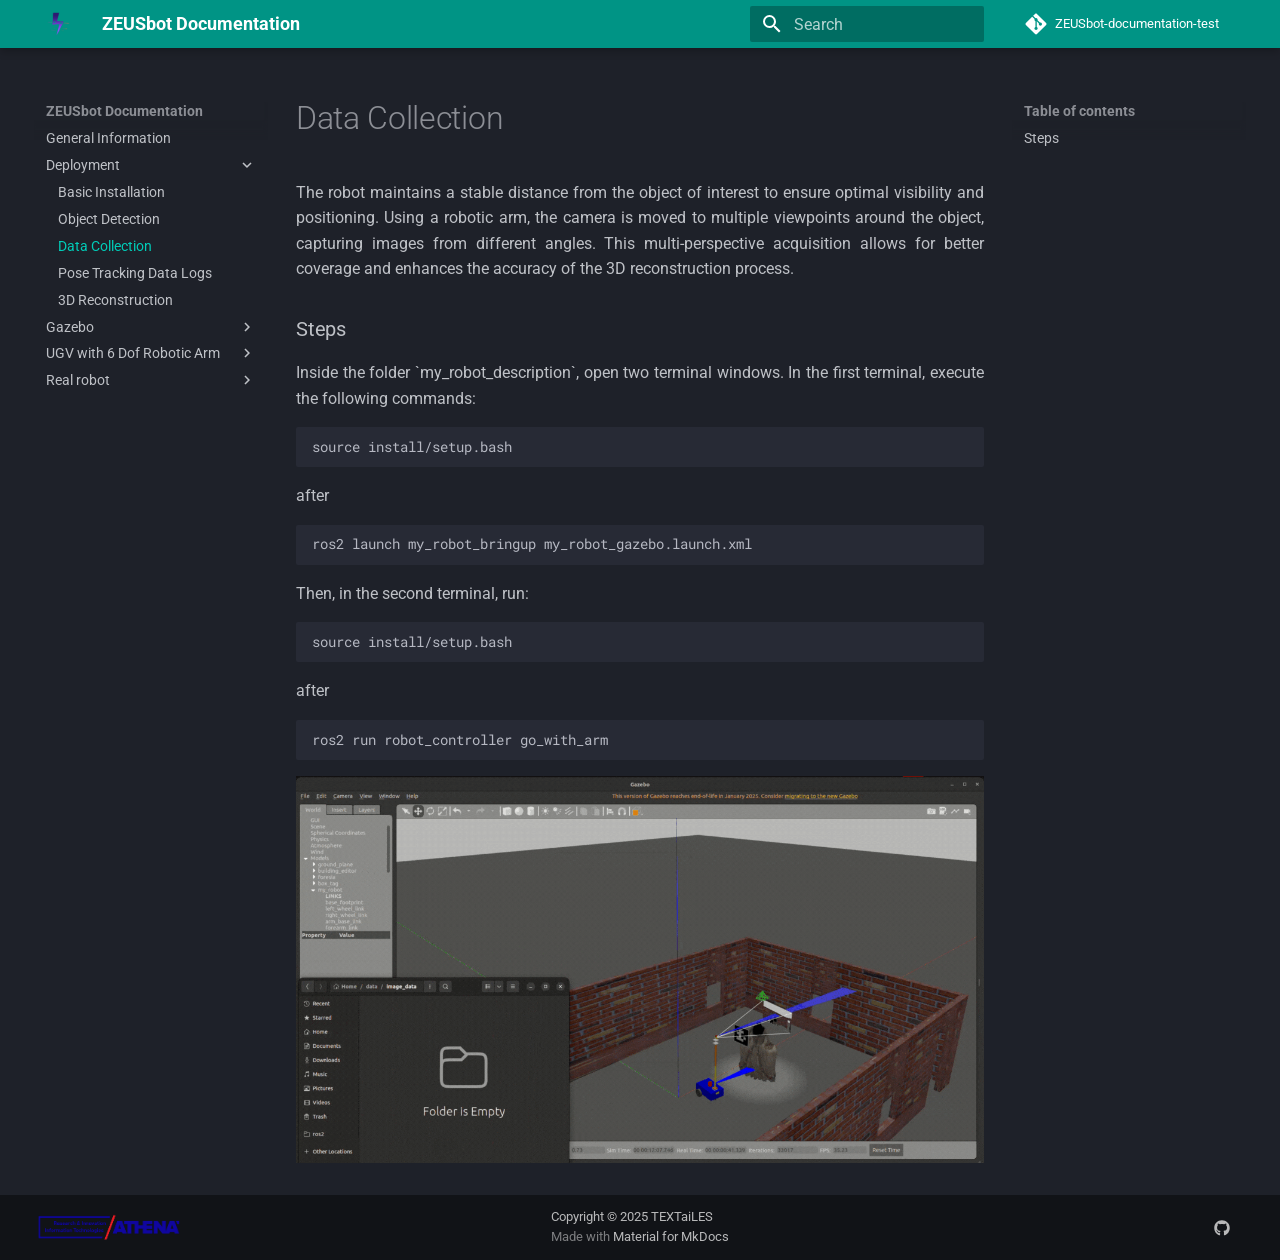
<file: deployment/Data_collection/index.html>
<!doctype html>
<html lang="en" class="no-js">
  <head>
    
      <meta charset="utf-8">
      <meta name="viewport" content="width=device-width,initial-scale=1">
      
        <meta name="description" content="ZEUSbot Documentation">
      
      
        <meta name="author" content="Hercules Gousis">
      
      
        <link rel="canonical" href="https://sitename.example/deployment/Data_collection/">
      
      
        <link rel="prev" href="../Object_detection/">
      
      
        <link rel="next" href="../Pose_Tracking_Data_Logs/">
      
      
        
      
      
      <link rel="icon" href="../../assets/zeusbot_5.png">
      <meta name="generator" content="mkdocs-1.6.1, mkdocs-material-9.7.6">
    
    
      
        <title>Data Collection - ZEUSbot Documentation</title>
      
    
    
      <link rel="stylesheet" href="../../assets/stylesheets/main.484c7ddc.min.css">
      
        
        <link rel="stylesheet" href="../../assets/stylesheets/palette.ab4e12ef.min.css">
      
      


    
    
      
    
    
      
        
        
        <link rel="preconnect" href="https://fonts.gstatic.com" crossorigin>
        <link rel="stylesheet" href="https://fonts.googleapis.com/css?family=Roboto:300,300i,400,400i,700,700i%7CRoboto+Mono:400,400i,700,700i&display=fallback">
        <style>:root{--md-text-font:"Roboto";--md-code-font:"Roboto Mono"}</style>
      
    
    
      <link rel="stylesheet" href="../../stylesheets/extra.css">
    
    <script>__md_scope=new URL("../..",location),__md_hash=e=>[...e].reduce(((e,_)=>(e<<5)-e+_.charCodeAt(0)),0),__md_get=(e,_=localStorage,t=__md_scope)=>JSON.parse(_.getItem(t.pathname+"."+e)),__md_set=(e,_,t=localStorage,a=__md_scope)=>{try{t.setItem(a.pathname+"."+e,JSON.stringify(_))}catch(e){}}</script>
    
      

    
    
  </head>
  
  
    
    
    
    
    
    <body dir="ltr" data-md-color-scheme="slate" data-md-color-primary="teal" data-md-color-accent="indigo">
  
    
    <input class="md-toggle" data-md-toggle="drawer" type="checkbox" id="__drawer" autocomplete="off">
    <input class="md-toggle" data-md-toggle="search" type="checkbox" id="__search" autocomplete="off">
    <label class="md-overlay" for="__drawer"></label>
    <div data-md-component="skip">
      
        
        <a href="#data-collection" class="md-skip">
          Skip to content
        </a>
      
    </div>
    <div data-md-component="announce">
      
    </div>
    
    
      

  

<header class="md-header md-header--shadow" data-md-component="header">
  <nav class="md-header__inner md-grid" aria-label="Header">
    <a href="../.." title="ZEUSbot Documentation" class="md-header__button md-logo" aria-label="ZEUSbot Documentation" data-md-component="logo">
      
  <img src="../../assets/zeusbot_5.png" alt="logo">

    </a>
    <label class="md-header__button md-icon" for="__drawer">
      
      <svg xmlns="http://www.w3.org/2000/svg" viewBox="0 0 24 24"><path d="M3 6h18v2H3zm0 5h18v2H3zm0 5h18v2H3z"/></svg>
    </label>
    <div class="md-header__title" data-md-component="header-title">
      <div class="md-header__ellipsis">
        <div class="md-header__topic">
          <span class="md-ellipsis">
            ZEUSbot Documentation
          </span>
        </div>
        <div class="md-header__topic" data-md-component="header-topic">
          <span class="md-ellipsis">
            
              Data Collection
            
          </span>
        </div>
      </div>
    </div>
    
      
    
    
    
    
      
      
        <label class="md-header__button md-icon" for="__search">
          
          <svg xmlns="http://www.w3.org/2000/svg" viewBox="0 0 24 24"><path d="M9.5 3A6.5 6.5 0 0 1 16 9.5c0 1.61-.59 3.09-1.56 4.23l.27.27h.79l5 5-1.5 1.5-5-5v-.79l-.27-.27A6.52 6.52 0 0 1 9.5 16 6.5 6.5 0 0 1 3 9.5 6.5 6.5 0 0 1 9.5 3m0 2C7 5 5 7 5 9.5S7 14 9.5 14 14 12 14 9.5 12 5 9.5 5"/></svg>
        </label>
        <div class="md-search" data-md-component="search" role="dialog">
  <label class="md-search__overlay" for="__search"></label>
  <div class="md-search__inner" role="search">
    <form class="md-search__form" name="search">
      <input type="text" class="md-search__input" name="query" aria-label="Search" placeholder="Search" autocapitalize="off" autocorrect="off" autocomplete="off" spellcheck="false" data-md-component="search-query" required>
      <label class="md-search__icon md-icon" for="__search">
        
        <svg xmlns="http://www.w3.org/2000/svg" viewBox="0 0 24 24"><path d="M9.5 3A6.5 6.5 0 0 1 16 9.5c0 1.61-.59 3.09-1.56 4.23l.27.27h.79l5 5-1.5 1.5-5-5v-.79l-.27-.27A6.52 6.52 0 0 1 9.5 16 6.5 6.5 0 0 1 3 9.5 6.5 6.5 0 0 1 9.5 3m0 2C7 5 5 7 5 9.5S7 14 9.5 14 14 12 14 9.5 12 5 9.5 5"/></svg>
        
        <svg xmlns="http://www.w3.org/2000/svg" viewBox="0 0 24 24"><path d="M20 11v2H8l5.5 5.5-1.42 1.42L4.16 12l7.92-7.92L13.5 5.5 8 11z"/></svg>
      </label>
      <nav class="md-search__options" aria-label="Search">
        
        <button type="reset" class="md-search__icon md-icon" title="Clear" aria-label="Clear" tabindex="-1">
          
          <svg xmlns="http://www.w3.org/2000/svg" viewBox="0 0 24 24"><path d="M19 6.41 17.59 5 12 10.59 6.41 5 5 6.41 10.59 12 5 17.59 6.41 19 12 13.41 17.59 19 19 17.59 13.41 12z"/></svg>
        </button>
      </nav>
      
    </form>
    <div class="md-search__output">
      <div class="md-search__scrollwrap" tabindex="0" data-md-scrollfix>
        <div class="md-search-result" data-md-component="search-result">
          <div class="md-search-result__meta">
            Initializing search
          </div>
          <ol class="md-search-result__list" role="presentation"></ol>
        </div>
      </div>
    </div>
  </div>
</div>
      
    
    
      <div class="md-header__source">
        <a href="https://github.com/TEXTaiLES/ZEUSbot" title="Go to repository" class="md-source" data-md-component="source">
  <div class="md-source__icon md-icon">
    
    <svg xmlns="http://www.w3.org/2000/svg" viewBox="0 0 448 512"><!--! Font Awesome Free 7.1.0 by @fontawesome - https://fontawesome.com License - https://fontawesome.com/license/free (Icons: CC BY 4.0, Fonts: SIL OFL 1.1, Code: MIT License) Copyright 2025 Fonticons, Inc.--><path d="M439.6 236.1 244 40.5c-5.4-5.5-12.8-8.5-20.4-8.5s-15 3-20.4 8.4L162.5 81l51.5 51.5c27.1-9.1 52.7 16.8 43.4 43.7l49.7 49.7c34.2-11.8 61.2 31 35.5 56.7-26.5 26.5-70.2-2.9-56-37.3L240.3 199v121.9c25.3 12.5 22.3 41.8 9.1 55-6.4 6.4-15.2 10.1-24.3 10.1s-17.8-3.6-24.3-10.1c-17.6-17.6-11.1-46.9 11.2-56v-123c-20.8-8.5-24.6-30.7-18.6-45L142.6 101 8.5 235.1C3 240.6 0 247.9 0 255.5s3 15 8.5 20.4l195.6 195.7c5.4 5.4 12.7 8.4 20.4 8.4s15-3 20.4-8.4l194.7-194.7c5.4-5.4 8.4-12.8 8.4-20.4s-3-15-8.4-20.4"/></svg>
  </div>
  <div class="md-source__repository">
    ZEUSbot-documentation-test
  </div>
</a>
      </div>
    
  </nav>
  
</header>
    
    <div class="md-container" data-md-component="container">
      
      
        
          
        
      
      <main class="md-main" data-md-component="main">
        <div class="md-main__inner md-grid">
          
            
              
              <div class="md-sidebar md-sidebar--primary" data-md-component="sidebar" data-md-type="navigation" >
                <div class="md-sidebar__scrollwrap">
                  <div class="md-sidebar__inner">
                    



<nav class="md-nav md-nav--primary" aria-label="Navigation" data-md-level="0">
  <label class="md-nav__title" for="__drawer">
    <a href="../.." title="ZEUSbot Documentation" class="md-nav__button md-logo" aria-label="ZEUSbot Documentation" data-md-component="logo">
      
  <img src="../../assets/zeusbot_5.png" alt="logo">

    </a>
    ZEUSbot Documentation
  </label>
  
    <div class="md-nav__source">
      <a href="https://github.com/TEXTaiLES/ZEUSbot" title="Go to repository" class="md-source" data-md-component="source">
  <div class="md-source__icon md-icon">
    
    <svg xmlns="http://www.w3.org/2000/svg" viewBox="0 0 448 512"><!--! Font Awesome Free 7.1.0 by @fontawesome - https://fontawesome.com License - https://fontawesome.com/license/free (Icons: CC BY 4.0, Fonts: SIL OFL 1.1, Code: MIT License) Copyright 2025 Fonticons, Inc.--><path d="M439.6 236.1 244 40.5c-5.4-5.5-12.8-8.5-20.4-8.5s-15 3-20.4 8.4L162.5 81l51.5 51.5c27.1-9.1 52.7 16.8 43.4 43.7l49.7 49.7c34.2-11.8 61.2 31 35.5 56.7-26.5 26.5-70.2-2.9-56-37.3L240.3 199v121.9c25.3 12.5 22.3 41.8 9.1 55-6.4 6.4-15.2 10.1-24.3 10.1s-17.8-3.6-24.3-10.1c-17.6-17.6-11.1-46.9 11.2-56v-123c-20.8-8.5-24.6-30.7-18.6-45L142.6 101 8.5 235.1C3 240.6 0 247.9 0 255.5s3 15 8.5 20.4l195.6 195.7c5.4 5.4 12.7 8.4 20.4 8.4s15-3 20.4-8.4l194.7-194.7c5.4-5.4 8.4-12.8 8.4-20.4s-3-15-8.4-20.4"/></svg>
  </div>
  <div class="md-source__repository">
    ZEUSbot-documentation-test
  </div>
</a>
    </div>
  
  <ul class="md-nav__list" data-md-scrollfix>
    
      
      
  
  
  
  
    <li class="md-nav__item">
      <a href="../../info/gen_info/" class="md-nav__link">
        
  
  
  <span class="md-ellipsis">
    
  
    General Information
  

    
  </span>
  
  

      </a>
    </li>
  

    
      
      
  
  
    
  
  
  
    
    
    
    
    
    <li class="md-nav__item md-nav__item--active md-nav__item--nested">
      
        
        
        <input class="md-nav__toggle md-toggle " type="checkbox" id="__nav_2" checked>
        
          
          <label class="md-nav__link" for="__nav_2" id="__nav_2_label" tabindex="0">
            
  
  
  <span class="md-ellipsis">
    
  
    Deployment
  

    
  </span>
  
  

            <span class="md-nav__icon md-icon"></span>
          </label>
        
        <nav class="md-nav" data-md-level="1" aria-labelledby="__nav_2_label" aria-expanded="true">
          <label class="md-nav__title" for="__nav_2">
            <span class="md-nav__icon md-icon"></span>
            
  
    Deployment
  

          </label>
          <ul class="md-nav__list" data-md-scrollfix>
            
              
                
  
  
  
  
    <li class="md-nav__item">
      <a href="../installation_basic/" class="md-nav__link">
        
  
  
  <span class="md-ellipsis">
    
  
    Basic Installation
  

    
  </span>
  
  

      </a>
    </li>
  

              
            
              
                
  
  
  
  
    <li class="md-nav__item">
      <a href="../Object_detection/" class="md-nav__link">
        
  
  
  <span class="md-ellipsis">
    
  
    Object Detection
  

    
  </span>
  
  

      </a>
    </li>
  

              
            
              
                
  
  
    
  
  
  
    <li class="md-nav__item md-nav__item--active">
      
      <input class="md-nav__toggle md-toggle" type="checkbox" id="__toc">
      
      
        
      
      
        <label class="md-nav__link md-nav__link--active" for="__toc">
          
  
  
  <span class="md-ellipsis">
    
  
    Data Collection
  

    
  </span>
  
  

          <span class="md-nav__icon md-icon"></span>
        </label>
      
      <a href="./" class="md-nav__link md-nav__link--active">
        
  
  
  <span class="md-ellipsis">
    
  
    Data Collection
  

    
  </span>
  
  

      </a>
      
        

<nav class="md-nav md-nav--secondary" aria-label="Table of contents">
  
  
  
    
  
  
    <label class="md-nav__title" for="__toc">
      <span class="md-nav__icon md-icon"></span>
      Table of contents
    </label>
    <ul class="md-nav__list" data-md-component="toc" data-md-scrollfix>
      
        <li class="md-nav__item">
  <a href="#steps" class="md-nav__link">
    <span class="md-ellipsis">
      
        Steps
      
    </span>
  </a>
  
</li>
      
    </ul>
  
</nav>
      
    </li>
  

              
            
              
                
  
  
  
  
    <li class="md-nav__item">
      <a href="../Pose_Tracking_Data_Logs/" class="md-nav__link">
        
  
  
  <span class="md-ellipsis">
    
  
    Pose Tracking Data Logs
  

    
  </span>
  
  

      </a>
    </li>
  

              
            
              
                
  
  
  
  
    <li class="md-nav__item">
      <a href="../3D_reconstruction/" class="md-nav__link">
        
  
  
  <span class="md-ellipsis">
    
  
    3D Reconstruction
  

    
  </span>
  
  

      </a>
    </li>
  

              
            
          </ul>
        </nav>
      
    </li>
  

    
      
      
  
  
  
  
    
    
    
    
    
    <li class="md-nav__item md-nav__item--nested">
      
        
        
        <input class="md-nav__toggle md-toggle " type="checkbox" id="__nav_3" >
        
          
          <label class="md-nav__link" for="__nav_3" id="__nav_3_label" tabindex="0">
            
  
  
  <span class="md-ellipsis">
    
  
    Gazebo
  

    
  </span>
  
  

            <span class="md-nav__icon md-icon"></span>
          </label>
        
        <nav class="md-nav" data-md-level="1" aria-labelledby="__nav_3_label" aria-expanded="false">
          <label class="md-nav__title" for="__nav_3">
            <span class="md-nav__icon md-icon"></span>
            
  
    Gazebo
  

          </label>
          <ul class="md-nav__list" data-md-scrollfix>
            
              
                
  
  
  
  
    <li class="md-nav__item">
      <a href="../../Gazebo/World_creation/" class="md-nav__link">
        
  
  
  <span class="md-ellipsis">
    
  
    World Creation
  

    
  </span>
  
  

      </a>
    </li>
  

              
            
              
                
  
  
  
  
    <li class="md-nav__item">
      <a href="../../Gazebo/Object_insertion/" class="md-nav__link">
        
  
  
  <span class="md-ellipsis">
    
  
    Object  Insertion
  

    
  </span>
  
  

      </a>
    </li>
  

              
            
          </ul>
        </nav>
      
    </li>
  

    
      
      
  
  
  
  
    
    
    
    
    
    <li class="md-nav__item md-nav__item--nested">
      
        
        
        <input class="md-nav__toggle md-toggle " type="checkbox" id="__nav_4" >
        
          
          <label class="md-nav__link" for="__nav_4" id="__nav_4_label" tabindex="0">
            
  
  
  <span class="md-ellipsis">
    
  
    UGV with 6 Dof Robotic Arm
  

    
  </span>
  
  

            <span class="md-nav__icon md-icon"></span>
          </label>
        
        <nav class="md-nav" data-md-level="1" aria-labelledby="__nav_4_label" aria-expanded="false">
          <label class="md-nav__title" for="__nav_4">
            <span class="md-nav__icon md-icon"></span>
            
  
    UGV with 6 Dof Robotic Arm
  

          </label>
          <ul class="md-nav__list" data-md-scrollfix>
            
              
                
  
  
  
  
    <li class="md-nav__item">
      <a href="../../UGV_with_robotic_arm/control_arm/" class="md-nav__link">
        
  
  
  <span class="md-ellipsis">
    
  
    Arm Control
  

    
  </span>
  
  

      </a>
    </li>
  

              
            
              
                
  
  
  
  
    <li class="md-nav__item">
      <a href="../../UGV_with_robotic_arm/control_ugv/" class="md-nav__link">
        
  
  
  <span class="md-ellipsis">
    
  
    UGV Control
  

    
  </span>
  
  

      </a>
    </li>
  

              
            
          </ul>
        </nav>
      
    </li>
  

    
      
      
  
  
  
  
    
    
    
    
    
    <li class="md-nav__item md-nav__item--nested">
      
        
        
        <input class="md-nav__toggle md-toggle " type="checkbox" id="__nav_5" >
        
          
          <label class="md-nav__link" for="__nav_5" id="__nav_5_label" tabindex="0">
            
  
  
  <span class="md-ellipsis">
    
  
    Real robot
  

    
  </span>
  
  

            <span class="md-nav__icon md-icon"></span>
          </label>
        
        <nav class="md-nav" data-md-level="1" aria-labelledby="__nav_5_label" aria-expanded="false">
          <label class="md-nav__title" for="__nav_5">
            <span class="md-nav__icon md-icon"></span>
            
  
    Real robot
  

          </label>
          <ul class="md-nav__list" data-md-scrollfix>
            
              
                
  
  
  
  
    <li class="md-nav__item">
      <a href="../../UR5e/control_RDTE/" class="md-nav__link">
        
  
  
  <span class="md-ellipsis">
    
  
    UR5e Control
  

    
  </span>
  
  

      </a>
    </li>
  

              
            
          </ul>
        </nav>
      
    </li>
  

    
  </ul>
</nav>
                  </div>
                </div>
              </div>
            
            
              
              <div class="md-sidebar md-sidebar--secondary" data-md-component="sidebar" data-md-type="toc" >
                <div class="md-sidebar__scrollwrap">
                  <div class="md-sidebar__inner">
                    

<nav class="md-nav md-nav--secondary" aria-label="Table of contents">
  
  
  
    
  
  
    <label class="md-nav__title" for="__toc">
      <span class="md-nav__icon md-icon"></span>
      Table of contents
    </label>
    <ul class="md-nav__list" data-md-component="toc" data-md-scrollfix>
      
        <li class="md-nav__item">
  <a href="#steps" class="md-nav__link">
    <span class="md-ellipsis">
      
        Steps
      
    </span>
  </a>
  
</li>
      
    </ul>
  
</nav>
                  </div>
                </div>
              </div>
            
          
          
            <div class="md-content" data-md-component="content">
              
              <article class="md-content__inner md-typeset">
                
                  


  
  


<h1 id="data-collection">Data Collection</h1>
<p style="text-align: justify;">
The robot maintains a stable distance from the object of interest to ensure optimal visibility and positioning. Using a robotic arm, the camera is moved to multiple viewpoints around the object, capturing images from different angles. This multi-perspective acquisition allows for better coverage and enhances the accuracy of the 3D reconstruction process.
</p>

<h3 id="steps">Steps</h3>
<p style="text-align: justify;">
Inside the folder `my_robot_description`, open two terminal windows.
In the first terminal, execute the following commands:
</p>

<pre><code>source install/setup.bash
</code></pre>
<p>after</p>
<pre><code>ros2 launch my_robot_bringup my_robot_gazebo.launch.xml 
</code></pre>
<p>Then, in the second terminal, run:</p>
<pre><code>source install/setup.bash
</code></pre>
<p>after</p>
<pre><code>ros2 run robot_controller go_with_arm
</code></pre>
<p align="center">
  <img src="../../assets/3.gif" alt="Robot demo" width="700"/>
</p>












                
              </article>
            </div>
          
          
<script>var target=document.getElementById(location.hash.slice(1));target&&target.name&&(target.checked=target.name.startsWith("__tabbed_"))</script>
        </div>
        
      </main>
      
        <footer class="md-footer">
  
  <div class="md-footer-meta md-typeset">
    <div class="md-footer-meta__inner md-grid">
      <div class="md-copyright">
  
    <div class="md-copyright__highlight">
      Copyright &copy; 2025 TEXTaiLES
    </div>
  
  
    Made with
    <a href="https://squidfunk.github.io/mkdocs-material/" target="_blank" rel="noopener">
      Material for MkDocs
    </a>
  
</div>
      
        
<div class="md-social">
  
    
    
    
    
      
      
    
    <a href="https://github.com/HerGousis" target="_blank" rel="noopener" title="github.com" class="md-social__link">
      <svg xmlns="http://www.w3.org/2000/svg" viewBox="0 0 512 512"><!--! Font Awesome Free 7.1.0 by @fontawesome - https://fontawesome.com License - https://fontawesome.com/license/free (Icons: CC BY 4.0, Fonts: SIL OFL 1.1, Code: MIT License) Copyright 2025 Fonticons, Inc.--><path d="M173.9 397.4c0 2-2.3 3.6-5.2 3.6-3.3.3-5.6-1.3-5.6-3.6 0-2 2.3-3.6 5.2-3.6 3-.3 5.6 1.3 5.6 3.6m-31.1-4.5c-.7 2 1.3 4.3 4.3 4.9 2.6 1 5.6 0 6.2-2s-1.3-4.3-4.3-5.2c-2.6-.7-5.5.3-6.2 2.3m44.2-1.7c-2.9.7-4.9 2.6-4.6 4.9.3 2 2.9 3.3 5.9 2.6 2.9-.7 4.9-2.6 4.6-4.6-.3-1.9-3-3.2-5.9-2.9M252.8 8C114.1 8 8 113.3 8 252c0 110.9 69.8 205.8 169.5 239.2 12.8 2.3 17.3-5.6 17.3-12.1 0-6.2-.3-40.4-.3-61.4 0 0-70 15-84.7-29.8 0 0-11.4-29.1-27.8-36.6 0 0-22.9-15.7 1.6-15.4 0 0 24.9 2 38.6 25.8 21.9 38.6 58.6 27.5 72.9 20.9 2.3-16 8.8-27.1 16-33.7-55.9-6.2-112.3-14.3-112.3-110.5 0-27.5 7.6-41.3 23.6-58.9-2.6-6.5-11.1-33.3 2.6-67.9 20.9-6.5 69 27 69 27 20-5.6 41.5-8.5 62.8-8.5s42.8 2.9 62.8 8.5c0 0 48.1-33.6 69-27 13.7 34.7 5.2 61.4 2.6 67.9 16 17.7 25.8 31.5 25.8 58.9 0 96.5-58.9 104.2-114.8 110.5 9.2 7.9 17 22.9 17 46.4 0 33.7-.3 75.4-.3 83.6 0 6.5 4.6 14.4 17.3 12.1C436.2 457.8 504 362.9 504 252 504 113.3 391.5 8 252.8 8M105.2 352.9c-1.3 1-1 3.3.7 5.2 1.6 1.6 3.9 2.3 5.2 1 1.3-1 1-3.3-.7-5.2-1.6-1.6-3.9-2.3-5.2-1m-10.8-8.1c-.7 1.3.3 2.9 2.3 3.9 1.6 1 3.6.7 4.3-.7.7-1.3-.3-2.9-2.3-3.9-2-.6-3.6-.3-4.3.7m32.4 35.6c-1.6 1.3-1 4.3 1.3 6.2 2.3 2.3 5.2 2.6 6.5 1 1.3-1.3.7-4.3-1.3-6.2-2.2-2.3-5.2-2.6-6.5-1m-11.4-14.7c-1.6 1-1.6 3.6 0 5.9s4.3 3.3 5.6 2.3c1.6-1.3 1.6-3.9 0-6.2-1.4-2.3-4-3.3-5.6-2"/></svg>
    </a>
  
</div>
      
    </div>
  </div>
</footer>
      
    </div>
    <div class="md-dialog" data-md-component="dialog">
      <div class="md-dialog__inner md-typeset"></div>
    </div>
    
    
    
      
      
      <script id="__config" type="application/json">{"annotate": null, "base": "../..", "features": [], "search": "../../assets/javascripts/workers/search.2c215733.min.js", "tags": null, "translations": {"clipboard.copied": "Copied to clipboard", "clipboard.copy": "Copy to clipboard", "search.result.more.one": "1 more on this page", "search.result.more.other": "# more on this page", "search.result.none": "No matching documents", "search.result.one": "1 matching document", "search.result.other": "# matching documents", "search.result.placeholder": "Type to start searching", "search.result.term.missing": "Missing", "select.version": "Select version"}, "version": null}</script>
    
    
      <script src="../../assets/javascripts/bundle.79ae519e.min.js"></script>
      
        <script src="../../javascripts/extra.js"></script>
      
    
  </body>
</html>
</file>
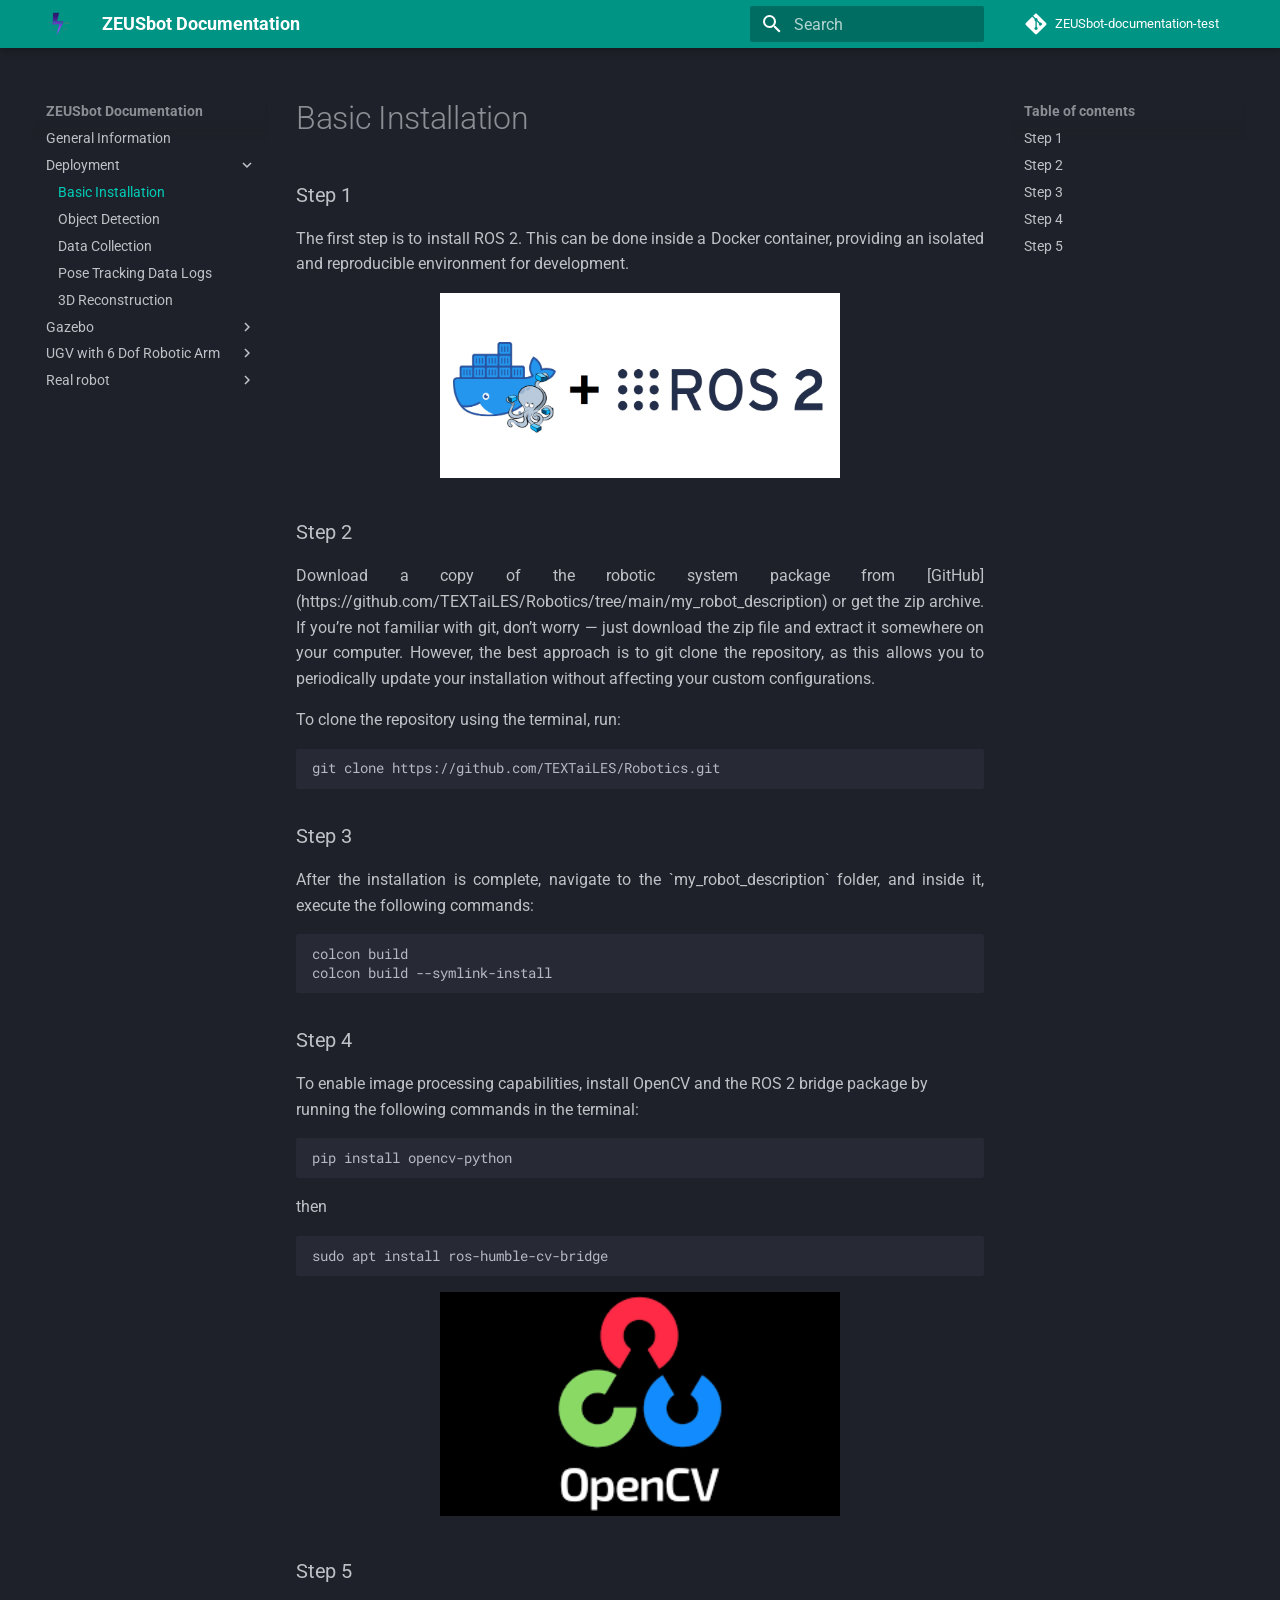
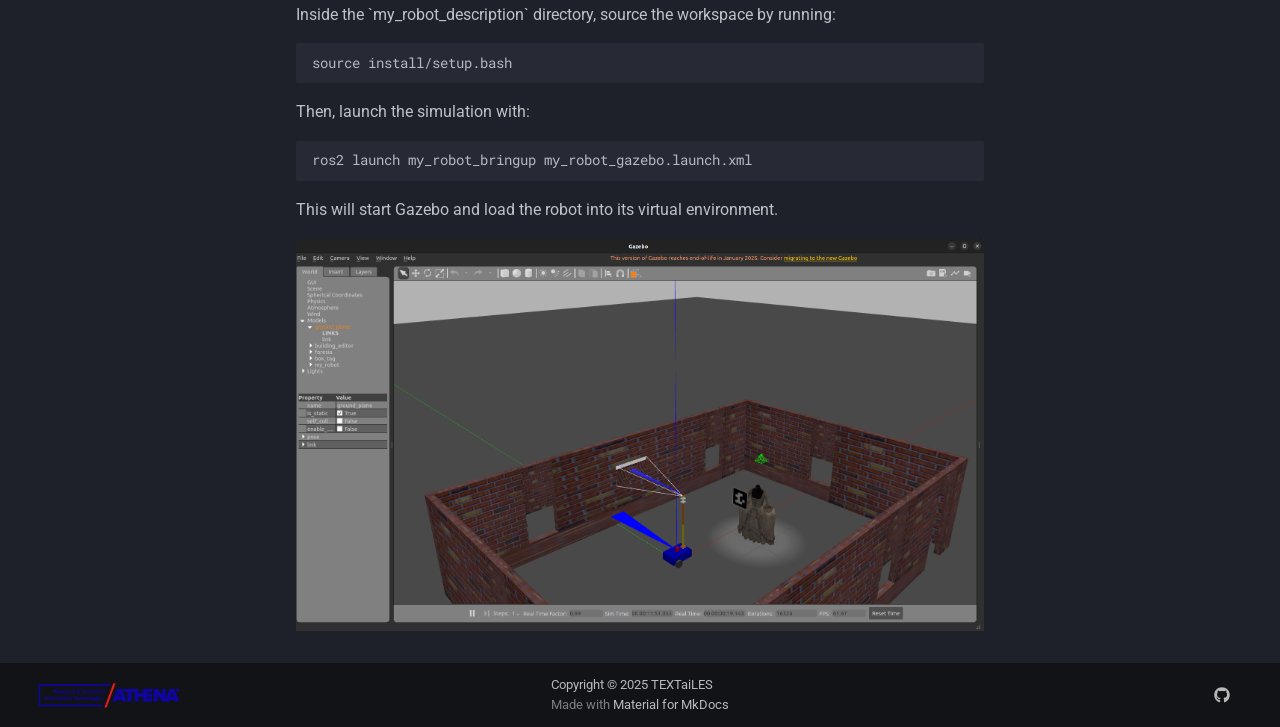
<file: deployment/installation_basic/index.html>
<!doctype html>
<html lang="en" class="no-js">
  <head>
    
      <meta charset="utf-8">
      <meta name="viewport" content="width=device-width,initial-scale=1">
      
        <meta name="description" content="ZEUSbot Documentation">
      
      
        <meta name="author" content="Hercules Gousis">
      
      
        <link rel="canonical" href="https://sitename.example/deployment/installation_basic/">
      
      
        <link rel="prev" href="../../info/gen_info/">
      
      
        <link rel="next" href="../Object_detection/">
      
      
        
      
      
      <link rel="icon" href="../../assets/zeusbot_5.png">
      <meta name="generator" content="mkdocs-1.6.1, mkdocs-material-9.7.6">
    
    
      
        <title>Basic Installation - ZEUSbot Documentation</title>
      
    
    
      <link rel="stylesheet" href="../../assets/stylesheets/main.484c7ddc.min.css">
      
        
        <link rel="stylesheet" href="../../assets/stylesheets/palette.ab4e12ef.min.css">
      
      


    
    
      
    
    
      
        
        
        <link rel="preconnect" href="https://fonts.gstatic.com" crossorigin>
        <link rel="stylesheet" href="https://fonts.googleapis.com/css?family=Roboto:300,300i,400,400i,700,700i%7CRoboto+Mono:400,400i,700,700i&display=fallback">
        <style>:root{--md-text-font:"Roboto";--md-code-font:"Roboto Mono"}</style>
      
    
    
      <link rel="stylesheet" href="../../stylesheets/extra.css">
    
    <script>__md_scope=new URL("../..",location),__md_hash=e=>[...e].reduce(((e,_)=>(e<<5)-e+_.charCodeAt(0)),0),__md_get=(e,_=localStorage,t=__md_scope)=>JSON.parse(_.getItem(t.pathname+"."+e)),__md_set=(e,_,t=localStorage,a=__md_scope)=>{try{t.setItem(a.pathname+"."+e,JSON.stringify(_))}catch(e){}}</script>
    
      

    
    
  </head>
  
  
    
    
    
    
    
    <body dir="ltr" data-md-color-scheme="slate" data-md-color-primary="teal" data-md-color-accent="indigo">
  
    
    <input class="md-toggle" data-md-toggle="drawer" type="checkbox" id="__drawer" autocomplete="off">
    <input class="md-toggle" data-md-toggle="search" type="checkbox" id="__search" autocomplete="off">
    <label class="md-overlay" for="__drawer"></label>
    <div data-md-component="skip">
      
        
        <a href="#basic-installation" class="md-skip">
          Skip to content
        </a>
      
    </div>
    <div data-md-component="announce">
      
    </div>
    
    
      

  

<header class="md-header md-header--shadow" data-md-component="header">
  <nav class="md-header__inner md-grid" aria-label="Header">
    <a href="../.." title="ZEUSbot Documentation" class="md-header__button md-logo" aria-label="ZEUSbot Documentation" data-md-component="logo">
      
  <img src="../../assets/zeusbot_5.png" alt="logo">

    </a>
    <label class="md-header__button md-icon" for="__drawer">
      
      <svg xmlns="http://www.w3.org/2000/svg" viewBox="0 0 24 24"><path d="M3 6h18v2H3zm0 5h18v2H3zm0 5h18v2H3z"/></svg>
    </label>
    <div class="md-header__title" data-md-component="header-title">
      <div class="md-header__ellipsis">
        <div class="md-header__topic">
          <span class="md-ellipsis">
            ZEUSbot Documentation
          </span>
        </div>
        <div class="md-header__topic" data-md-component="header-topic">
          <span class="md-ellipsis">
            
              Basic Installation
            
          </span>
        </div>
      </div>
    </div>
    
      
    
    
    
    
      
      
        <label class="md-header__button md-icon" for="__search">
          
          <svg xmlns="http://www.w3.org/2000/svg" viewBox="0 0 24 24"><path d="M9.5 3A6.5 6.5 0 0 1 16 9.5c0 1.61-.59 3.09-1.56 4.23l.27.27h.79l5 5-1.5 1.5-5-5v-.79l-.27-.27A6.52 6.52 0 0 1 9.5 16 6.5 6.5 0 0 1 3 9.5 6.5 6.5 0 0 1 9.5 3m0 2C7 5 5 7 5 9.5S7 14 9.5 14 14 12 14 9.5 12 5 9.5 5"/></svg>
        </label>
        <div class="md-search" data-md-component="search" role="dialog">
  <label class="md-search__overlay" for="__search"></label>
  <div class="md-search__inner" role="search">
    <form class="md-search__form" name="search">
      <input type="text" class="md-search__input" name="query" aria-label="Search" placeholder="Search" autocapitalize="off" autocorrect="off" autocomplete="off" spellcheck="false" data-md-component="search-query" required>
      <label class="md-search__icon md-icon" for="__search">
        
        <svg xmlns="http://www.w3.org/2000/svg" viewBox="0 0 24 24"><path d="M9.5 3A6.5 6.5 0 0 1 16 9.5c0 1.61-.59 3.09-1.56 4.23l.27.27h.79l5 5-1.5 1.5-5-5v-.79l-.27-.27A6.52 6.52 0 0 1 9.5 16 6.5 6.5 0 0 1 3 9.5 6.5 6.5 0 0 1 9.5 3m0 2C7 5 5 7 5 9.5S7 14 9.5 14 14 12 14 9.5 12 5 9.5 5"/></svg>
        
        <svg xmlns="http://www.w3.org/2000/svg" viewBox="0 0 24 24"><path d="M20 11v2H8l5.5 5.5-1.42 1.42L4.16 12l7.92-7.92L13.5 5.5 8 11z"/></svg>
      </label>
      <nav class="md-search__options" aria-label="Search">
        
        <button type="reset" class="md-search__icon md-icon" title="Clear" aria-label="Clear" tabindex="-1">
          
          <svg xmlns="http://www.w3.org/2000/svg" viewBox="0 0 24 24"><path d="M19 6.41 17.59 5 12 10.59 6.41 5 5 6.41 10.59 12 5 17.59 6.41 19 12 13.41 17.59 19 19 17.59 13.41 12z"/></svg>
        </button>
      </nav>
      
    </form>
    <div class="md-search__output">
      <div class="md-search__scrollwrap" tabindex="0" data-md-scrollfix>
        <div class="md-search-result" data-md-component="search-result">
          <div class="md-search-result__meta">
            Initializing search
          </div>
          <ol class="md-search-result__list" role="presentation"></ol>
        </div>
      </div>
    </div>
  </div>
</div>
      
    
    
      <div class="md-header__source">
        <a href="https://github.com/TEXTaiLES/ZEUSbot" title="Go to repository" class="md-source" data-md-component="source">
  <div class="md-source__icon md-icon">
    
    <svg xmlns="http://www.w3.org/2000/svg" viewBox="0 0 448 512"><!--! Font Awesome Free 7.1.0 by @fontawesome - https://fontawesome.com License - https://fontawesome.com/license/free (Icons: CC BY 4.0, Fonts: SIL OFL 1.1, Code: MIT License) Copyright 2025 Fonticons, Inc.--><path d="M439.6 236.1 244 40.5c-5.4-5.5-12.8-8.5-20.4-8.5s-15 3-20.4 8.4L162.5 81l51.5 51.5c27.1-9.1 52.7 16.8 43.4 43.7l49.7 49.7c34.2-11.8 61.2 31 35.5 56.7-26.5 26.5-70.2-2.9-56-37.3L240.3 199v121.9c25.3 12.5 22.3 41.8 9.1 55-6.4 6.4-15.2 10.1-24.3 10.1s-17.8-3.6-24.3-10.1c-17.6-17.6-11.1-46.9 11.2-56v-123c-20.8-8.5-24.6-30.7-18.6-45L142.6 101 8.5 235.1C3 240.6 0 247.9 0 255.5s3 15 8.5 20.4l195.6 195.7c5.4 5.4 12.7 8.4 20.4 8.4s15-3 20.4-8.4l194.7-194.7c5.4-5.4 8.4-12.8 8.4-20.4s-3-15-8.4-20.4"/></svg>
  </div>
  <div class="md-source__repository">
    ZEUSbot-documentation-test
  </div>
</a>
      </div>
    
  </nav>
  
</header>
    
    <div class="md-container" data-md-component="container">
      
      
        
          
        
      
      <main class="md-main" data-md-component="main">
        <div class="md-main__inner md-grid">
          
            
              
              <div class="md-sidebar md-sidebar--primary" data-md-component="sidebar" data-md-type="navigation" >
                <div class="md-sidebar__scrollwrap">
                  <div class="md-sidebar__inner">
                    



<nav class="md-nav md-nav--primary" aria-label="Navigation" data-md-level="0">
  <label class="md-nav__title" for="__drawer">
    <a href="../.." title="ZEUSbot Documentation" class="md-nav__button md-logo" aria-label="ZEUSbot Documentation" data-md-component="logo">
      
  <img src="../../assets/zeusbot_5.png" alt="logo">

    </a>
    ZEUSbot Documentation
  </label>
  
    <div class="md-nav__source">
      <a href="https://github.com/TEXTaiLES/ZEUSbot" title="Go to repository" class="md-source" data-md-component="source">
  <div class="md-source__icon md-icon">
    
    <svg xmlns="http://www.w3.org/2000/svg" viewBox="0 0 448 512"><!--! Font Awesome Free 7.1.0 by @fontawesome - https://fontawesome.com License - https://fontawesome.com/license/free (Icons: CC BY 4.0, Fonts: SIL OFL 1.1, Code: MIT License) Copyright 2025 Fonticons, Inc.--><path d="M439.6 236.1 244 40.5c-5.4-5.5-12.8-8.5-20.4-8.5s-15 3-20.4 8.4L162.5 81l51.5 51.5c27.1-9.1 52.7 16.8 43.4 43.7l49.7 49.7c34.2-11.8 61.2 31 35.5 56.7-26.5 26.5-70.2-2.9-56-37.3L240.3 199v121.9c25.3 12.5 22.3 41.8 9.1 55-6.4 6.4-15.2 10.1-24.3 10.1s-17.8-3.6-24.3-10.1c-17.6-17.6-11.1-46.9 11.2-56v-123c-20.8-8.5-24.6-30.7-18.6-45L142.6 101 8.5 235.1C3 240.6 0 247.9 0 255.5s3 15 8.5 20.4l195.6 195.7c5.4 5.4 12.7 8.4 20.4 8.4s15-3 20.4-8.4l194.7-194.7c5.4-5.4 8.4-12.8 8.4-20.4s-3-15-8.4-20.4"/></svg>
  </div>
  <div class="md-source__repository">
    ZEUSbot-documentation-test
  </div>
</a>
    </div>
  
  <ul class="md-nav__list" data-md-scrollfix>
    
      
      
  
  
  
  
    <li class="md-nav__item">
      <a href="../../info/gen_info/" class="md-nav__link">
        
  
  
  <span class="md-ellipsis">
    
  
    General Information
  

    
  </span>
  
  

      </a>
    </li>
  

    
      
      
  
  
    
  
  
  
    
    
    
    
    
    <li class="md-nav__item md-nav__item--active md-nav__item--nested">
      
        
        
        <input class="md-nav__toggle md-toggle " type="checkbox" id="__nav_2" checked>
        
          
          <label class="md-nav__link" for="__nav_2" id="__nav_2_label" tabindex="0">
            
  
  
  <span class="md-ellipsis">
    
  
    Deployment
  

    
  </span>
  
  

            <span class="md-nav__icon md-icon"></span>
          </label>
        
        <nav class="md-nav" data-md-level="1" aria-labelledby="__nav_2_label" aria-expanded="true">
          <label class="md-nav__title" for="__nav_2">
            <span class="md-nav__icon md-icon"></span>
            
  
    Deployment
  

          </label>
          <ul class="md-nav__list" data-md-scrollfix>
            
              
                
  
  
    
  
  
  
    <li class="md-nav__item md-nav__item--active">
      
      <input class="md-nav__toggle md-toggle" type="checkbox" id="__toc">
      
      
        
      
      
        <label class="md-nav__link md-nav__link--active" for="__toc">
          
  
  
  <span class="md-ellipsis">
    
  
    Basic Installation
  

    
  </span>
  
  

          <span class="md-nav__icon md-icon"></span>
        </label>
      
      <a href="./" class="md-nav__link md-nav__link--active">
        
  
  
  <span class="md-ellipsis">
    
  
    Basic Installation
  

    
  </span>
  
  

      </a>
      
        

<nav class="md-nav md-nav--secondary" aria-label="Table of contents">
  
  
  
    
  
  
    <label class="md-nav__title" for="__toc">
      <span class="md-nav__icon md-icon"></span>
      Table of contents
    </label>
    <ul class="md-nav__list" data-md-component="toc" data-md-scrollfix>
      
        <li class="md-nav__item">
  <a href="#step-1" class="md-nav__link">
    <span class="md-ellipsis">
      
        Step 1
      
    </span>
  </a>
  
</li>
      
        <li class="md-nav__item">
  <a href="#step-2" class="md-nav__link">
    <span class="md-ellipsis">
      
        Step 2
      
    </span>
  </a>
  
</li>
      
        <li class="md-nav__item">
  <a href="#step-3" class="md-nav__link">
    <span class="md-ellipsis">
      
        Step 3
      
    </span>
  </a>
  
</li>
      
        <li class="md-nav__item">
  <a href="#step-4" class="md-nav__link">
    <span class="md-ellipsis">
      
        Step 4
      
    </span>
  </a>
  
</li>
      
        <li class="md-nav__item">
  <a href="#step-5" class="md-nav__link">
    <span class="md-ellipsis">
      
        Step 5
      
    </span>
  </a>
  
</li>
      
    </ul>
  
</nav>
      
    </li>
  

              
            
              
                
  
  
  
  
    <li class="md-nav__item">
      <a href="../Object_detection/" class="md-nav__link">
        
  
  
  <span class="md-ellipsis">
    
  
    Object Detection
  

    
  </span>
  
  

      </a>
    </li>
  

              
            
              
                
  
  
  
  
    <li class="md-nav__item">
      <a href="../Data_collection/" class="md-nav__link">
        
  
  
  <span class="md-ellipsis">
    
  
    Data Collection
  

    
  </span>
  
  

      </a>
    </li>
  

              
            
              
                
  
  
  
  
    <li class="md-nav__item">
      <a href="../Pose_Tracking_Data_Logs/" class="md-nav__link">
        
  
  
  <span class="md-ellipsis">
    
  
    Pose Tracking Data Logs
  

    
  </span>
  
  

      </a>
    </li>
  

              
            
              
                
  
  
  
  
    <li class="md-nav__item">
      <a href="../3D_reconstruction/" class="md-nav__link">
        
  
  
  <span class="md-ellipsis">
    
  
    3D Reconstruction
  

    
  </span>
  
  

      </a>
    </li>
  

              
            
          </ul>
        </nav>
      
    </li>
  

    
      
      
  
  
  
  
    
    
    
    
    
    <li class="md-nav__item md-nav__item--nested">
      
        
        
        <input class="md-nav__toggle md-toggle " type="checkbox" id="__nav_3" >
        
          
          <label class="md-nav__link" for="__nav_3" id="__nav_3_label" tabindex="0">
            
  
  
  <span class="md-ellipsis">
    
  
    Gazebo
  

    
  </span>
  
  

            <span class="md-nav__icon md-icon"></span>
          </label>
        
        <nav class="md-nav" data-md-level="1" aria-labelledby="__nav_3_label" aria-expanded="false">
          <label class="md-nav__title" for="__nav_3">
            <span class="md-nav__icon md-icon"></span>
            
  
    Gazebo
  

          </label>
          <ul class="md-nav__list" data-md-scrollfix>
            
              
                
  
  
  
  
    <li class="md-nav__item">
      <a href="../../Gazebo/World_creation/" class="md-nav__link">
        
  
  
  <span class="md-ellipsis">
    
  
    World Creation
  

    
  </span>
  
  

      </a>
    </li>
  

              
            
              
                
  
  
  
  
    <li class="md-nav__item">
      <a href="../../Gazebo/Object_insertion/" class="md-nav__link">
        
  
  
  <span class="md-ellipsis">
    
  
    Object  Insertion
  

    
  </span>
  
  

      </a>
    </li>
  

              
            
          </ul>
        </nav>
      
    </li>
  

    
      
      
  
  
  
  
    
    
    
    
    
    <li class="md-nav__item md-nav__item--nested">
      
        
        
        <input class="md-nav__toggle md-toggle " type="checkbox" id="__nav_4" >
        
          
          <label class="md-nav__link" for="__nav_4" id="__nav_4_label" tabindex="0">
            
  
  
  <span class="md-ellipsis">
    
  
    UGV with 6 Dof Robotic Arm
  

    
  </span>
  
  

            <span class="md-nav__icon md-icon"></span>
          </label>
        
        <nav class="md-nav" data-md-level="1" aria-labelledby="__nav_4_label" aria-expanded="false">
          <label class="md-nav__title" for="__nav_4">
            <span class="md-nav__icon md-icon"></span>
            
  
    UGV with 6 Dof Robotic Arm
  

          </label>
          <ul class="md-nav__list" data-md-scrollfix>
            
              
                
  
  
  
  
    <li class="md-nav__item">
      <a href="../../UGV_with_robotic_arm/control_arm/" class="md-nav__link">
        
  
  
  <span class="md-ellipsis">
    
  
    Arm Control
  

    
  </span>
  
  

      </a>
    </li>
  

              
            
              
                
  
  
  
  
    <li class="md-nav__item">
      <a href="../../UGV_with_robotic_arm/control_ugv/" class="md-nav__link">
        
  
  
  <span class="md-ellipsis">
    
  
    UGV Control
  

    
  </span>
  
  

      </a>
    </li>
  

              
            
          </ul>
        </nav>
      
    </li>
  

    
      
      
  
  
  
  
    
    
    
    
    
    <li class="md-nav__item md-nav__item--nested">
      
        
        
        <input class="md-nav__toggle md-toggle " type="checkbox" id="__nav_5" >
        
          
          <label class="md-nav__link" for="__nav_5" id="__nav_5_label" tabindex="0">
            
  
  
  <span class="md-ellipsis">
    
  
    Real robot
  

    
  </span>
  
  

            <span class="md-nav__icon md-icon"></span>
          </label>
        
        <nav class="md-nav" data-md-level="1" aria-labelledby="__nav_5_label" aria-expanded="false">
          <label class="md-nav__title" for="__nav_5">
            <span class="md-nav__icon md-icon"></span>
            
  
    Real robot
  

          </label>
          <ul class="md-nav__list" data-md-scrollfix>
            
              
                
  
  
  
  
    <li class="md-nav__item">
      <a href="../../UR5e/control_RDTE/" class="md-nav__link">
        
  
  
  <span class="md-ellipsis">
    
  
    UR5e Control
  

    
  </span>
  
  

      </a>
    </li>
  

              
            
          </ul>
        </nav>
      
    </li>
  

    
  </ul>
</nav>
                  </div>
                </div>
              </div>
            
            
              
              <div class="md-sidebar md-sidebar--secondary" data-md-component="sidebar" data-md-type="toc" >
                <div class="md-sidebar__scrollwrap">
                  <div class="md-sidebar__inner">
                    

<nav class="md-nav md-nav--secondary" aria-label="Table of contents">
  
  
  
    
  
  
    <label class="md-nav__title" for="__toc">
      <span class="md-nav__icon md-icon"></span>
      Table of contents
    </label>
    <ul class="md-nav__list" data-md-component="toc" data-md-scrollfix>
      
        <li class="md-nav__item">
  <a href="#step-1" class="md-nav__link">
    <span class="md-ellipsis">
      
        Step 1
      
    </span>
  </a>
  
</li>
      
        <li class="md-nav__item">
  <a href="#step-2" class="md-nav__link">
    <span class="md-ellipsis">
      
        Step 2
      
    </span>
  </a>
  
</li>
      
        <li class="md-nav__item">
  <a href="#step-3" class="md-nav__link">
    <span class="md-ellipsis">
      
        Step 3
      
    </span>
  </a>
  
</li>
      
        <li class="md-nav__item">
  <a href="#step-4" class="md-nav__link">
    <span class="md-ellipsis">
      
        Step 4
      
    </span>
  </a>
  
</li>
      
        <li class="md-nav__item">
  <a href="#step-5" class="md-nav__link">
    <span class="md-ellipsis">
      
        Step 5
      
    </span>
  </a>
  
</li>
      
    </ul>
  
</nav>
                  </div>
                </div>
              </div>
            
          
          
            <div class="md-content" data-md-component="content">
              
              <article class="md-content__inner md-typeset">
                
                  


  
  


<h1 id="basic-installation">Basic Installation</h1>
<h3 id="step-1">Step 1</h3>
<p style="text-align: justify;">
The first step is to install ROS 2.
This can be done inside a Docker container, providing an isolated and reproducible environment for development.
</p>

<p align="center">
    <a href = "https://github.com/SakshayMahna/ros2env" target="_blank">
        <img src="../../assets/docker_ros2.png" alt="Node.js" width="400"/>
    </a>
</p>

<h3 id="step-2">Step 2</h3>
<p style="text-align: justify;">
Download a copy of the robotic system package from [GitHub](https://github.com/TEXTaiLES/Robotics/tree/main/my_robot_description) or get the zip archive.
If you’re not familiar with git, don’t worry — just download the zip file and extract it somewhere on your computer.
However, the best approach is to git clone the repository, as this allows you to periodically update your installation without affecting your custom configurations.
</p>

<p>To clone the repository using the terminal, run:</p>
<pre><code>git clone https://github.com/TEXTaiLES/Robotics.git
</code></pre>
<h3 id="step-3">Step 3</h3>
<p style="text-align: justify;">
After the installation is complete, navigate to the `my_robot_description` folder, and inside it, execute the following commands:
</p>

<pre><code>colcon build
colcon build --symlink-install
</code></pre>
<h3 id="step-4">Step 4</h3>
<p>To enable image processing capabilities, install OpenCV and the ROS 2 bridge package by running the following commands in the terminal:</p>
<pre><code>pip install opencv-python
</code></pre>
<p>then</p>
<pre><code>sudo apt install ros-humble-cv-bridge
</code></pre>
<p align="center">
      <a href = "https://opencv.org/" target="_blank">
        <img src="../../assets/opencv.png" alt="Node.js" width="400"/>
      </a>
</p>

<h3 id="step-5">Step 5</h3>
<p style="text-align: justify;">
Inside the `my_robot_description` directory, source the workspace by running:
</p>

<pre><code>source install/setup.bash
</code></pre>
<p style="text-align: justify;">
Then, launch the simulation with:
</p>

<pre><code>ros2 launch my_robot_bringup my_robot_gazebo.launch.xml
</code></pre>
<p style="text-align: justify;">
This will start Gazebo and load the robot into its virtual environment.
</p>
<p align="center">
        <img src="../../assets/world_gazebo.png" alt="Node.js" width="800"/>
</p>












                
              </article>
            </div>
          
          
<script>var target=document.getElementById(location.hash.slice(1));target&&target.name&&(target.checked=target.name.startsWith("__tabbed_"))</script>
        </div>
        
      </main>
      
        <footer class="md-footer">
  
  <div class="md-footer-meta md-typeset">
    <div class="md-footer-meta__inner md-grid">
      <div class="md-copyright">
  
    <div class="md-copyright__highlight">
      Copyright &copy; 2025 TEXTaiLES
    </div>
  
  
    Made with
    <a href="https://squidfunk.github.io/mkdocs-material/" target="_blank" rel="noopener">
      Material for MkDocs
    </a>
  
</div>
      
        
<div class="md-social">
  
    
    
    
    
      
      
    
    <a href="https://github.com/HerGousis" target="_blank" rel="noopener" title="github.com" class="md-social__link">
      <svg xmlns="http://www.w3.org/2000/svg" viewBox="0 0 512 512"><!--! Font Awesome Free 7.1.0 by @fontawesome - https://fontawesome.com License - https://fontawesome.com/license/free (Icons: CC BY 4.0, Fonts: SIL OFL 1.1, Code: MIT License) Copyright 2025 Fonticons, Inc.--><path d="M173.9 397.4c0 2-2.3 3.6-5.2 3.6-3.3.3-5.6-1.3-5.6-3.6 0-2 2.3-3.6 5.2-3.6 3-.3 5.6 1.3 5.6 3.6m-31.1-4.5c-.7 2 1.3 4.3 4.3 4.9 2.6 1 5.6 0 6.2-2s-1.3-4.3-4.3-5.2c-2.6-.7-5.5.3-6.2 2.3m44.2-1.7c-2.9.7-4.9 2.6-4.6 4.9.3 2 2.9 3.3 5.9 2.6 2.9-.7 4.9-2.6 4.6-4.6-.3-1.9-3-3.2-5.9-2.9M252.8 8C114.1 8 8 113.3 8 252c0 110.9 69.8 205.8 169.5 239.2 12.8 2.3 17.3-5.6 17.3-12.1 0-6.2-.3-40.4-.3-61.4 0 0-70 15-84.7-29.8 0 0-11.4-29.1-27.8-36.6 0 0-22.9-15.7 1.6-15.4 0 0 24.9 2 38.6 25.8 21.9 38.6 58.6 27.5 72.9 20.9 2.3-16 8.8-27.1 16-33.7-55.9-6.2-112.3-14.3-112.3-110.5 0-27.5 7.6-41.3 23.6-58.9-2.6-6.5-11.1-33.3 2.6-67.9 20.9-6.5 69 27 69 27 20-5.6 41.5-8.5 62.8-8.5s42.8 2.9 62.8 8.5c0 0 48.1-33.6 69-27 13.7 34.7 5.2 61.4 2.6 67.9 16 17.7 25.8 31.5 25.8 58.9 0 96.5-58.9 104.2-114.8 110.5 9.2 7.9 17 22.9 17 46.4 0 33.7-.3 75.4-.3 83.6 0 6.5 4.6 14.4 17.3 12.1C436.2 457.8 504 362.9 504 252 504 113.3 391.5 8 252.8 8M105.2 352.9c-1.3 1-1 3.3.7 5.2 1.6 1.6 3.9 2.3 5.2 1 1.3-1 1-3.3-.7-5.2-1.6-1.6-3.9-2.3-5.2-1m-10.8-8.1c-.7 1.3.3 2.9 2.3 3.9 1.6 1 3.6.7 4.3-.7.7-1.3-.3-2.9-2.3-3.9-2-.6-3.6-.3-4.3.7m32.4 35.6c-1.6 1.3-1 4.3 1.3 6.2 2.3 2.3 5.2 2.6 6.5 1 1.3-1.3.7-4.3-1.3-6.2-2.2-2.3-5.2-2.6-6.5-1m-11.4-14.7c-1.6 1-1.6 3.6 0 5.9s4.3 3.3 5.6 2.3c1.6-1.3 1.6-3.9 0-6.2-1.4-2.3-4-3.3-5.6-2"/></svg>
    </a>
  
</div>
      
    </div>
  </div>
</footer>
      
    </div>
    <div class="md-dialog" data-md-component="dialog">
      <div class="md-dialog__inner md-typeset"></div>
    </div>
    
    
    
      
      
      <script id="__config" type="application/json">{"annotate": null, "base": "../..", "features": [], "search": "../../assets/javascripts/workers/search.2c215733.min.js", "tags": null, "translations": {"clipboard.copied": "Copied to clipboard", "clipboard.copy": "Copy to clipboard", "search.result.more.one": "1 more on this page", "search.result.more.other": "# more on this page", "search.result.none": "No matching documents", "search.result.one": "1 matching document", "search.result.other": "# matching documents", "search.result.placeholder": "Type to start searching", "search.result.term.missing": "Missing", "select.version": "Select version"}, "version": null}</script>
    
    
      <script src="../../assets/javascripts/bundle.79ae519e.min.js"></script>
      
        <script src="../../javascripts/extra.js"></script>
      
    
  </body>
</html>
</file>
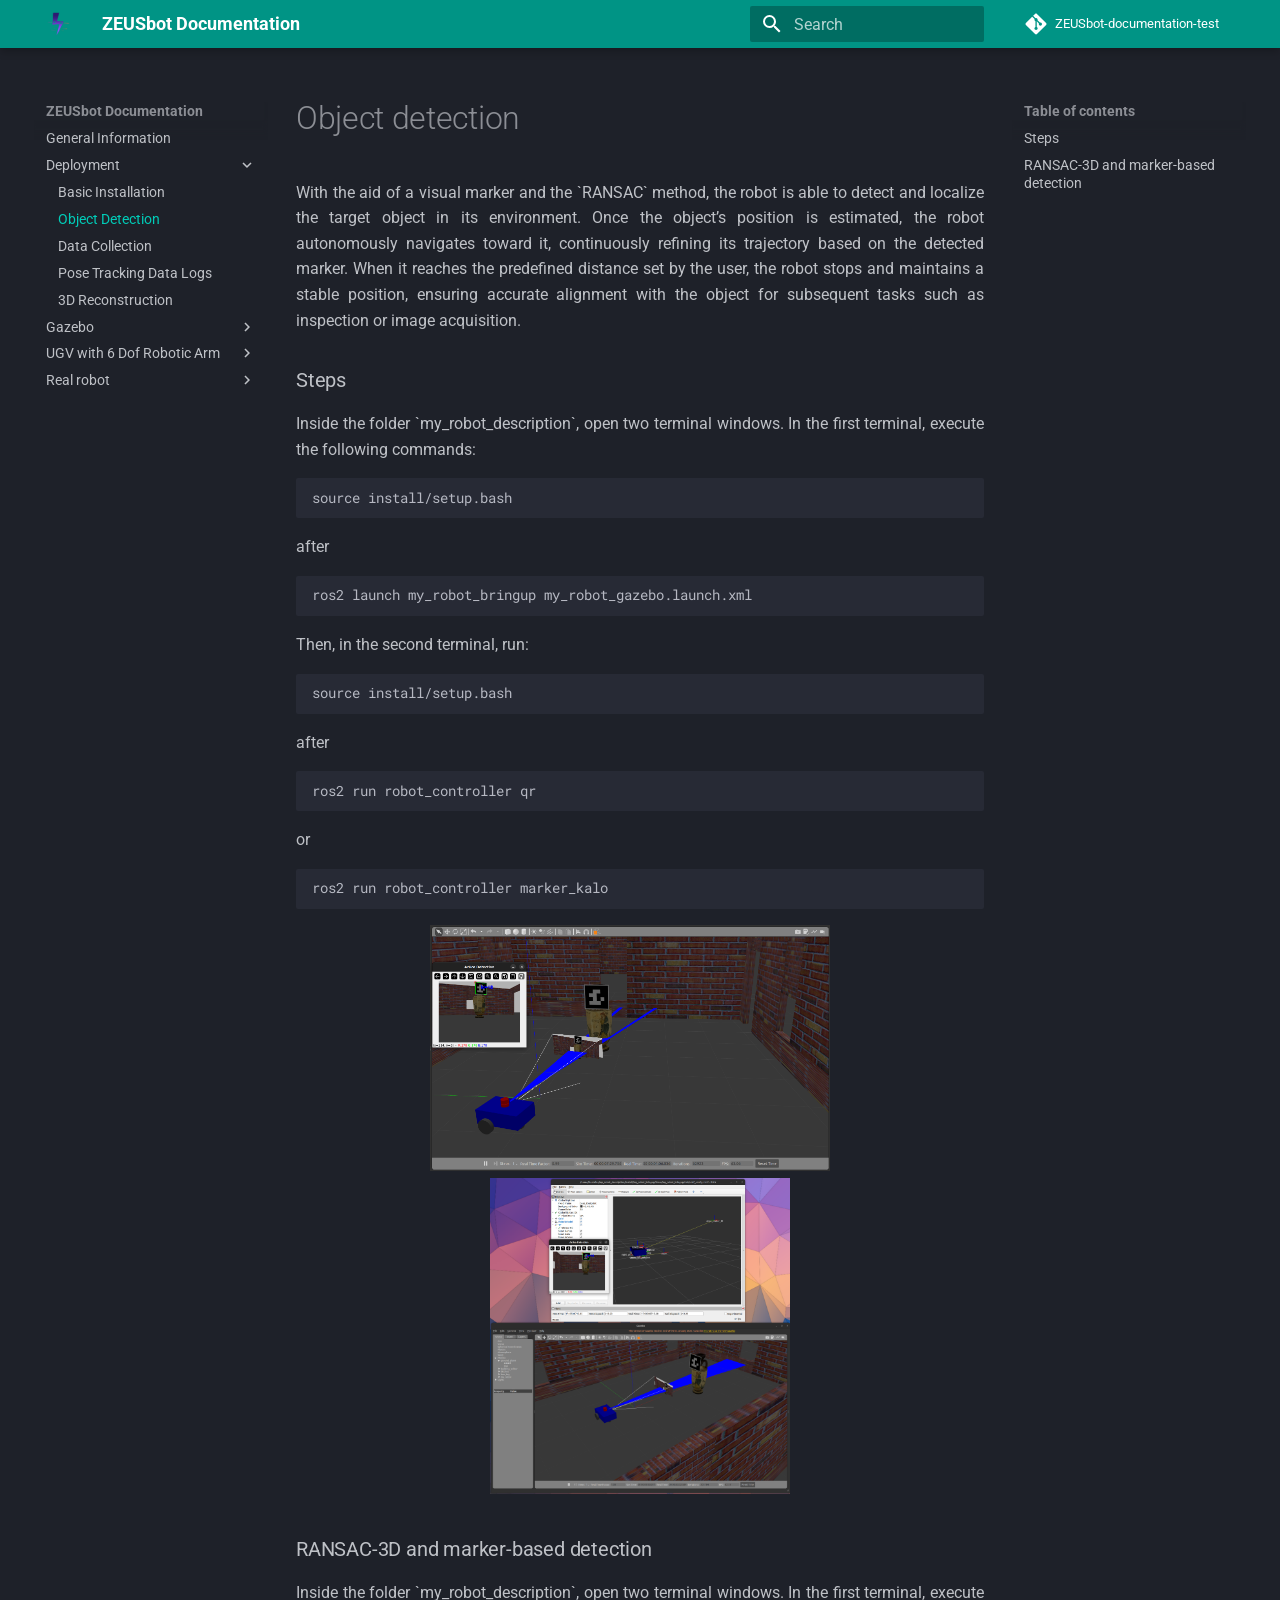
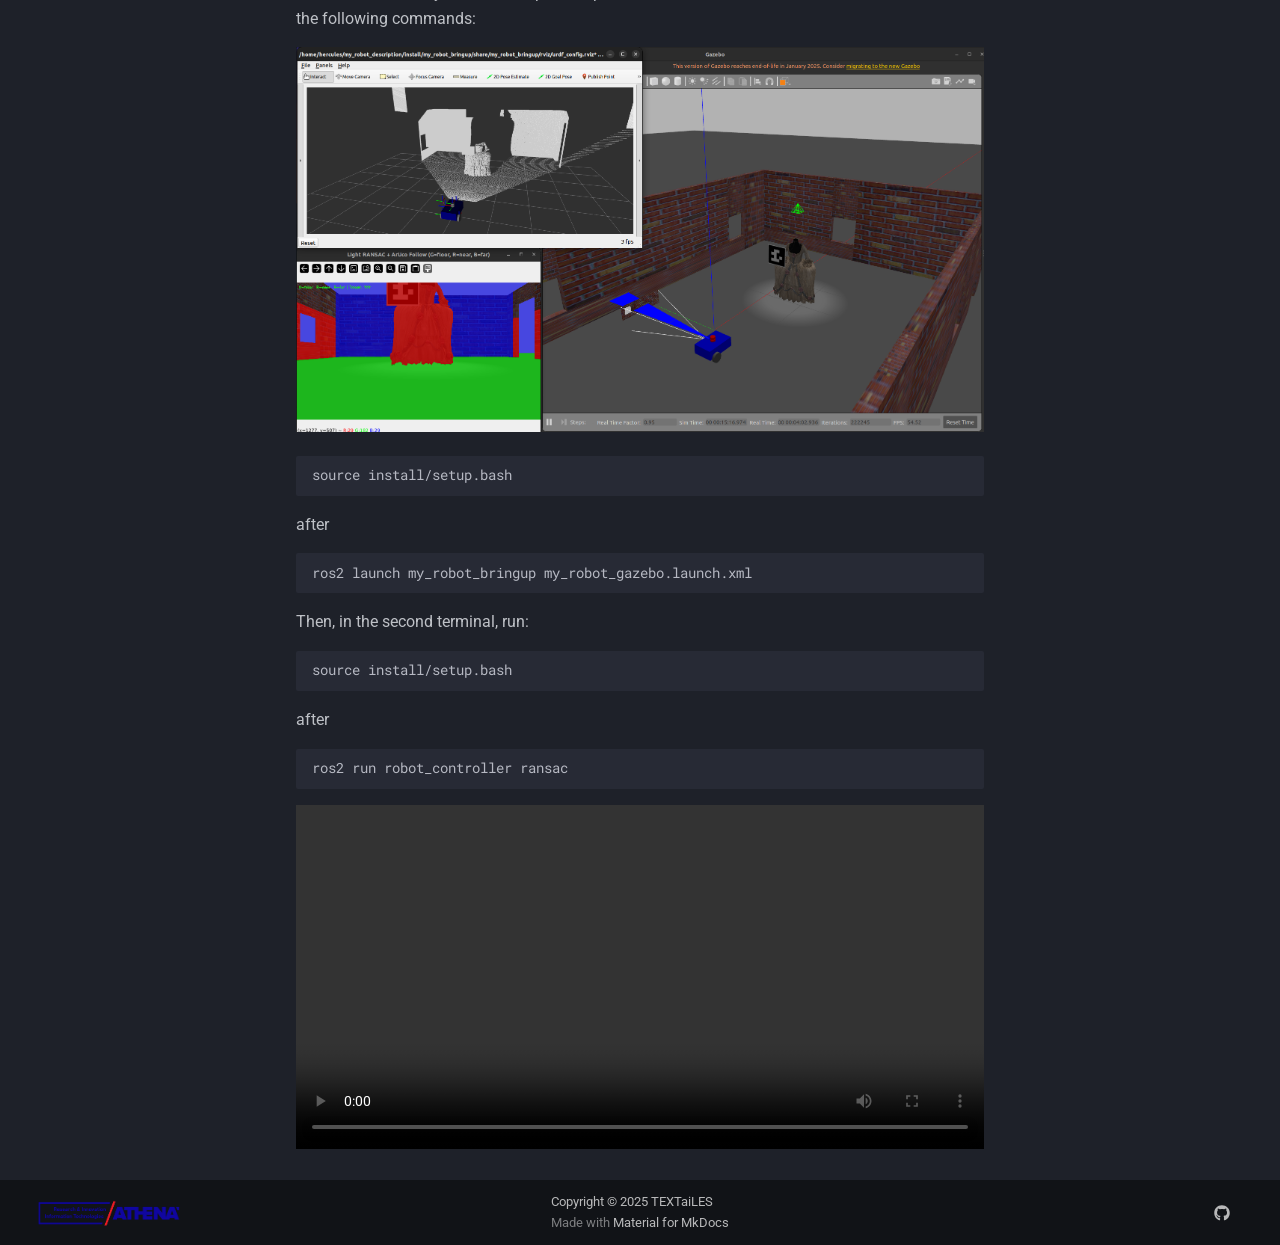
<file: deployment/Object_detection/index.html>
<!doctype html>
<html lang="en" class="no-js">
  <head>
    
      <meta charset="utf-8">
      <meta name="viewport" content="width=device-width,initial-scale=1">
      
        <meta name="description" content="ZEUSbot Documentation">
      
      
        <meta name="author" content="Hercules Gousis">
      
      
        <link rel="canonical" href="https://sitename.example/deployment/Object_detection/">
      
      
        <link rel="prev" href="../installation_basic/">
      
      
        <link rel="next" href="../Data_collection/">
      
      
        
      
      
      <link rel="icon" href="../../assets/zeusbot_5.png">
      <meta name="generator" content="mkdocs-1.6.1, mkdocs-material-9.7.6">
    
    
      
        <title>Object Detection - ZEUSbot Documentation</title>
      
    
    
      <link rel="stylesheet" href="../../assets/stylesheets/main.484c7ddc.min.css">
      
        
        <link rel="stylesheet" href="../../assets/stylesheets/palette.ab4e12ef.min.css">
      
      


    
    
      
    
    
      
        
        
        <link rel="preconnect" href="https://fonts.gstatic.com" crossorigin>
        <link rel="stylesheet" href="https://fonts.googleapis.com/css?family=Roboto:300,300i,400,400i,700,700i%7CRoboto+Mono:400,400i,700,700i&display=fallback">
        <style>:root{--md-text-font:"Roboto";--md-code-font:"Roboto Mono"}</style>
      
    
    
      <link rel="stylesheet" href="../../stylesheets/extra.css">
    
    <script>__md_scope=new URL("../..",location),__md_hash=e=>[...e].reduce(((e,_)=>(e<<5)-e+_.charCodeAt(0)),0),__md_get=(e,_=localStorage,t=__md_scope)=>JSON.parse(_.getItem(t.pathname+"."+e)),__md_set=(e,_,t=localStorage,a=__md_scope)=>{try{t.setItem(a.pathname+"."+e,JSON.stringify(_))}catch(e){}}</script>
    
      

    
    
  </head>
  
  
    
    
    
    
    
    <body dir="ltr" data-md-color-scheme="slate" data-md-color-primary="teal" data-md-color-accent="indigo">
  
    
    <input class="md-toggle" data-md-toggle="drawer" type="checkbox" id="__drawer" autocomplete="off">
    <input class="md-toggle" data-md-toggle="search" type="checkbox" id="__search" autocomplete="off">
    <label class="md-overlay" for="__drawer"></label>
    <div data-md-component="skip">
      
        
        <a href="#object-detection" class="md-skip">
          Skip to content
        </a>
      
    </div>
    <div data-md-component="announce">
      
    </div>
    
    
      

  

<header class="md-header md-header--shadow" data-md-component="header">
  <nav class="md-header__inner md-grid" aria-label="Header">
    <a href="../.." title="ZEUSbot Documentation" class="md-header__button md-logo" aria-label="ZEUSbot Documentation" data-md-component="logo">
      
  <img src="../../assets/zeusbot_5.png" alt="logo">

    </a>
    <label class="md-header__button md-icon" for="__drawer">
      
      <svg xmlns="http://www.w3.org/2000/svg" viewBox="0 0 24 24"><path d="M3 6h18v2H3zm0 5h18v2H3zm0 5h18v2H3z"/></svg>
    </label>
    <div class="md-header__title" data-md-component="header-title">
      <div class="md-header__ellipsis">
        <div class="md-header__topic">
          <span class="md-ellipsis">
            ZEUSbot Documentation
          </span>
        </div>
        <div class="md-header__topic" data-md-component="header-topic">
          <span class="md-ellipsis">
            
              Object Detection
            
          </span>
        </div>
      </div>
    </div>
    
      
    
    
    
    
      
      
        <label class="md-header__button md-icon" for="__search">
          
          <svg xmlns="http://www.w3.org/2000/svg" viewBox="0 0 24 24"><path d="M9.5 3A6.5 6.5 0 0 1 16 9.5c0 1.61-.59 3.09-1.56 4.23l.27.27h.79l5 5-1.5 1.5-5-5v-.79l-.27-.27A6.52 6.52 0 0 1 9.5 16 6.5 6.5 0 0 1 3 9.5 6.5 6.5 0 0 1 9.5 3m0 2C7 5 5 7 5 9.5S7 14 9.5 14 14 12 14 9.5 12 5 9.5 5"/></svg>
        </label>
        <div class="md-search" data-md-component="search" role="dialog">
  <label class="md-search__overlay" for="__search"></label>
  <div class="md-search__inner" role="search">
    <form class="md-search__form" name="search">
      <input type="text" class="md-search__input" name="query" aria-label="Search" placeholder="Search" autocapitalize="off" autocorrect="off" autocomplete="off" spellcheck="false" data-md-component="search-query" required>
      <label class="md-search__icon md-icon" for="__search">
        
        <svg xmlns="http://www.w3.org/2000/svg" viewBox="0 0 24 24"><path d="M9.5 3A6.5 6.5 0 0 1 16 9.5c0 1.61-.59 3.09-1.56 4.23l.27.27h.79l5 5-1.5 1.5-5-5v-.79l-.27-.27A6.52 6.52 0 0 1 9.5 16 6.5 6.5 0 0 1 3 9.5 6.5 6.5 0 0 1 9.5 3m0 2C7 5 5 7 5 9.5S7 14 9.5 14 14 12 14 9.5 12 5 9.5 5"/></svg>
        
        <svg xmlns="http://www.w3.org/2000/svg" viewBox="0 0 24 24"><path d="M20 11v2H8l5.5 5.5-1.42 1.42L4.16 12l7.92-7.92L13.5 5.5 8 11z"/></svg>
      </label>
      <nav class="md-search__options" aria-label="Search">
        
        <button type="reset" class="md-search__icon md-icon" title="Clear" aria-label="Clear" tabindex="-1">
          
          <svg xmlns="http://www.w3.org/2000/svg" viewBox="0 0 24 24"><path d="M19 6.41 17.59 5 12 10.59 6.41 5 5 6.41 10.59 12 5 17.59 6.41 19 12 13.41 17.59 19 19 17.59 13.41 12z"/></svg>
        </button>
      </nav>
      
    </form>
    <div class="md-search__output">
      <div class="md-search__scrollwrap" tabindex="0" data-md-scrollfix>
        <div class="md-search-result" data-md-component="search-result">
          <div class="md-search-result__meta">
            Initializing search
          </div>
          <ol class="md-search-result__list" role="presentation"></ol>
        </div>
      </div>
    </div>
  </div>
</div>
      
    
    
      <div class="md-header__source">
        <a href="https://github.com/TEXTaiLES/ZEUSbot" title="Go to repository" class="md-source" data-md-component="source">
  <div class="md-source__icon md-icon">
    
    <svg xmlns="http://www.w3.org/2000/svg" viewBox="0 0 448 512"><!--! Font Awesome Free 7.1.0 by @fontawesome - https://fontawesome.com License - https://fontawesome.com/license/free (Icons: CC BY 4.0, Fonts: SIL OFL 1.1, Code: MIT License) Copyright 2025 Fonticons, Inc.--><path d="M439.6 236.1 244 40.5c-5.4-5.5-12.8-8.5-20.4-8.5s-15 3-20.4 8.4L162.5 81l51.5 51.5c27.1-9.1 52.7 16.8 43.4 43.7l49.7 49.7c34.2-11.8 61.2 31 35.5 56.7-26.5 26.5-70.2-2.9-56-37.3L240.3 199v121.9c25.3 12.5 22.3 41.8 9.1 55-6.4 6.4-15.2 10.1-24.3 10.1s-17.8-3.6-24.3-10.1c-17.6-17.6-11.1-46.9 11.2-56v-123c-20.8-8.5-24.6-30.7-18.6-45L142.6 101 8.5 235.1C3 240.6 0 247.9 0 255.5s3 15 8.5 20.4l195.6 195.7c5.4 5.4 12.7 8.4 20.4 8.4s15-3 20.4-8.4l194.7-194.7c5.4-5.4 8.4-12.8 8.4-20.4s-3-15-8.4-20.4"/></svg>
  </div>
  <div class="md-source__repository">
    ZEUSbot-documentation-test
  </div>
</a>
      </div>
    
  </nav>
  
</header>
    
    <div class="md-container" data-md-component="container">
      
      
        
          
        
      
      <main class="md-main" data-md-component="main">
        <div class="md-main__inner md-grid">
          
            
              
              <div class="md-sidebar md-sidebar--primary" data-md-component="sidebar" data-md-type="navigation" >
                <div class="md-sidebar__scrollwrap">
                  <div class="md-sidebar__inner">
                    



<nav class="md-nav md-nav--primary" aria-label="Navigation" data-md-level="0">
  <label class="md-nav__title" for="__drawer">
    <a href="../.." title="ZEUSbot Documentation" class="md-nav__button md-logo" aria-label="ZEUSbot Documentation" data-md-component="logo">
      
  <img src="../../assets/zeusbot_5.png" alt="logo">

    </a>
    ZEUSbot Documentation
  </label>
  
    <div class="md-nav__source">
      <a href="https://github.com/TEXTaiLES/ZEUSbot" title="Go to repository" class="md-source" data-md-component="source">
  <div class="md-source__icon md-icon">
    
    <svg xmlns="http://www.w3.org/2000/svg" viewBox="0 0 448 512"><!--! Font Awesome Free 7.1.0 by @fontawesome - https://fontawesome.com License - https://fontawesome.com/license/free (Icons: CC BY 4.0, Fonts: SIL OFL 1.1, Code: MIT License) Copyright 2025 Fonticons, Inc.--><path d="M439.6 236.1 244 40.5c-5.4-5.5-12.8-8.5-20.4-8.5s-15 3-20.4 8.4L162.5 81l51.5 51.5c27.1-9.1 52.7 16.8 43.4 43.7l49.7 49.7c34.2-11.8 61.2 31 35.5 56.7-26.5 26.5-70.2-2.9-56-37.3L240.3 199v121.9c25.3 12.5 22.3 41.8 9.1 55-6.4 6.4-15.2 10.1-24.3 10.1s-17.8-3.6-24.3-10.1c-17.6-17.6-11.1-46.9 11.2-56v-123c-20.8-8.5-24.6-30.7-18.6-45L142.6 101 8.5 235.1C3 240.6 0 247.9 0 255.5s3 15 8.5 20.4l195.6 195.7c5.4 5.4 12.7 8.4 20.4 8.4s15-3 20.4-8.4l194.7-194.7c5.4-5.4 8.4-12.8 8.4-20.4s-3-15-8.4-20.4"/></svg>
  </div>
  <div class="md-source__repository">
    ZEUSbot-documentation-test
  </div>
</a>
    </div>
  
  <ul class="md-nav__list" data-md-scrollfix>
    
      
      
  
  
  
  
    <li class="md-nav__item">
      <a href="../../info/gen_info/" class="md-nav__link">
        
  
  
  <span class="md-ellipsis">
    
  
    General Information
  

    
  </span>
  
  

      </a>
    </li>
  

    
      
      
  
  
    
  
  
  
    
    
    
    
    
    <li class="md-nav__item md-nav__item--active md-nav__item--nested">
      
        
        
        <input class="md-nav__toggle md-toggle " type="checkbox" id="__nav_2" checked>
        
          
          <label class="md-nav__link" for="__nav_2" id="__nav_2_label" tabindex="0">
            
  
  
  <span class="md-ellipsis">
    
  
    Deployment
  

    
  </span>
  
  

            <span class="md-nav__icon md-icon"></span>
          </label>
        
        <nav class="md-nav" data-md-level="1" aria-labelledby="__nav_2_label" aria-expanded="true">
          <label class="md-nav__title" for="__nav_2">
            <span class="md-nav__icon md-icon"></span>
            
  
    Deployment
  

          </label>
          <ul class="md-nav__list" data-md-scrollfix>
            
              
                
  
  
  
  
    <li class="md-nav__item">
      <a href="../installation_basic/" class="md-nav__link">
        
  
  
  <span class="md-ellipsis">
    
  
    Basic Installation
  

    
  </span>
  
  

      </a>
    </li>
  

              
            
              
                
  
  
    
  
  
  
    <li class="md-nav__item md-nav__item--active">
      
      <input class="md-nav__toggle md-toggle" type="checkbox" id="__toc">
      
      
        
      
      
        <label class="md-nav__link md-nav__link--active" for="__toc">
          
  
  
  <span class="md-ellipsis">
    
  
    Object Detection
  

    
  </span>
  
  

          <span class="md-nav__icon md-icon"></span>
        </label>
      
      <a href="./" class="md-nav__link md-nav__link--active">
        
  
  
  <span class="md-ellipsis">
    
  
    Object Detection
  

    
  </span>
  
  

      </a>
      
        

<nav class="md-nav md-nav--secondary" aria-label="Table of contents">
  
  
  
    
  
  
    <label class="md-nav__title" for="__toc">
      <span class="md-nav__icon md-icon"></span>
      Table of contents
    </label>
    <ul class="md-nav__list" data-md-component="toc" data-md-scrollfix>
      
        <li class="md-nav__item">
  <a href="#steps" class="md-nav__link">
    <span class="md-ellipsis">
      
        Steps
      
    </span>
  </a>
  
</li>
      
        <li class="md-nav__item">
  <a href="#ransac-3d-and-marker-based-detection" class="md-nav__link">
    <span class="md-ellipsis">
      
        RANSAC-3D and marker-based detection
      
    </span>
  </a>
  
</li>
      
    </ul>
  
</nav>
      
    </li>
  

              
            
              
                
  
  
  
  
    <li class="md-nav__item">
      <a href="../Data_collection/" class="md-nav__link">
        
  
  
  <span class="md-ellipsis">
    
  
    Data Collection
  

    
  </span>
  
  

      </a>
    </li>
  

              
            
              
                
  
  
  
  
    <li class="md-nav__item">
      <a href="../Pose_Tracking_Data_Logs/" class="md-nav__link">
        
  
  
  <span class="md-ellipsis">
    
  
    Pose Tracking Data Logs
  

    
  </span>
  
  

      </a>
    </li>
  

              
            
              
                
  
  
  
  
    <li class="md-nav__item">
      <a href="../3D_reconstruction/" class="md-nav__link">
        
  
  
  <span class="md-ellipsis">
    
  
    3D Reconstruction
  

    
  </span>
  
  

      </a>
    </li>
  

              
            
          </ul>
        </nav>
      
    </li>
  

    
      
      
  
  
  
  
    
    
    
    
    
    <li class="md-nav__item md-nav__item--nested">
      
        
        
        <input class="md-nav__toggle md-toggle " type="checkbox" id="__nav_3" >
        
          
          <label class="md-nav__link" for="__nav_3" id="__nav_3_label" tabindex="0">
            
  
  
  <span class="md-ellipsis">
    
  
    Gazebo
  

    
  </span>
  
  

            <span class="md-nav__icon md-icon"></span>
          </label>
        
        <nav class="md-nav" data-md-level="1" aria-labelledby="__nav_3_label" aria-expanded="false">
          <label class="md-nav__title" for="__nav_3">
            <span class="md-nav__icon md-icon"></span>
            
  
    Gazebo
  

          </label>
          <ul class="md-nav__list" data-md-scrollfix>
            
              
                
  
  
  
  
    <li class="md-nav__item">
      <a href="../../Gazebo/World_creation/" class="md-nav__link">
        
  
  
  <span class="md-ellipsis">
    
  
    World Creation
  

    
  </span>
  
  

      </a>
    </li>
  

              
            
              
                
  
  
  
  
    <li class="md-nav__item">
      <a href="../../Gazebo/Object_insertion/" class="md-nav__link">
        
  
  
  <span class="md-ellipsis">
    
  
    Object  Insertion
  

    
  </span>
  
  

      </a>
    </li>
  

              
            
          </ul>
        </nav>
      
    </li>
  

    
      
      
  
  
  
  
    
    
    
    
    
    <li class="md-nav__item md-nav__item--nested">
      
        
        
        <input class="md-nav__toggle md-toggle " type="checkbox" id="__nav_4" >
        
          
          <label class="md-nav__link" for="__nav_4" id="__nav_4_label" tabindex="0">
            
  
  
  <span class="md-ellipsis">
    
  
    UGV with 6 Dof Robotic Arm
  

    
  </span>
  
  

            <span class="md-nav__icon md-icon"></span>
          </label>
        
        <nav class="md-nav" data-md-level="1" aria-labelledby="__nav_4_label" aria-expanded="false">
          <label class="md-nav__title" for="__nav_4">
            <span class="md-nav__icon md-icon"></span>
            
  
    UGV with 6 Dof Robotic Arm
  

          </label>
          <ul class="md-nav__list" data-md-scrollfix>
            
              
                
  
  
  
  
    <li class="md-nav__item">
      <a href="../../UGV_with_robotic_arm/control_arm/" class="md-nav__link">
        
  
  
  <span class="md-ellipsis">
    
  
    Arm Control
  

    
  </span>
  
  

      </a>
    </li>
  

              
            
              
                
  
  
  
  
    <li class="md-nav__item">
      <a href="../../UGV_with_robotic_arm/control_ugv/" class="md-nav__link">
        
  
  
  <span class="md-ellipsis">
    
  
    UGV Control
  

    
  </span>
  
  

      </a>
    </li>
  

              
            
          </ul>
        </nav>
      
    </li>
  

    
      
      
  
  
  
  
    
    
    
    
    
    <li class="md-nav__item md-nav__item--nested">
      
        
        
        <input class="md-nav__toggle md-toggle " type="checkbox" id="__nav_5" >
        
          
          <label class="md-nav__link" for="__nav_5" id="__nav_5_label" tabindex="0">
            
  
  
  <span class="md-ellipsis">
    
  
    Real robot
  

    
  </span>
  
  

            <span class="md-nav__icon md-icon"></span>
          </label>
        
        <nav class="md-nav" data-md-level="1" aria-labelledby="__nav_5_label" aria-expanded="false">
          <label class="md-nav__title" for="__nav_5">
            <span class="md-nav__icon md-icon"></span>
            
  
    Real robot
  

          </label>
          <ul class="md-nav__list" data-md-scrollfix>
            
              
                
  
  
  
  
    <li class="md-nav__item">
      <a href="../../UR5e/control_RDTE/" class="md-nav__link">
        
  
  
  <span class="md-ellipsis">
    
  
    UR5e Control
  

    
  </span>
  
  

      </a>
    </li>
  

              
            
          </ul>
        </nav>
      
    </li>
  

    
  </ul>
</nav>
                  </div>
                </div>
              </div>
            
            
              
              <div class="md-sidebar md-sidebar--secondary" data-md-component="sidebar" data-md-type="toc" >
                <div class="md-sidebar__scrollwrap">
                  <div class="md-sidebar__inner">
                    

<nav class="md-nav md-nav--secondary" aria-label="Table of contents">
  
  
  
    
  
  
    <label class="md-nav__title" for="__toc">
      <span class="md-nav__icon md-icon"></span>
      Table of contents
    </label>
    <ul class="md-nav__list" data-md-component="toc" data-md-scrollfix>
      
        <li class="md-nav__item">
  <a href="#steps" class="md-nav__link">
    <span class="md-ellipsis">
      
        Steps
      
    </span>
  </a>
  
</li>
      
        <li class="md-nav__item">
  <a href="#ransac-3d-and-marker-based-detection" class="md-nav__link">
    <span class="md-ellipsis">
      
        RANSAC-3D and marker-based detection
      
    </span>
  </a>
  
</li>
      
    </ul>
  
</nav>
                  </div>
                </div>
              </div>
            
          
          
            <div class="md-content" data-md-component="content">
              
              <article class="md-content__inner md-typeset">
                
                  


  
  


<h1 id="object-detection">Object detection</h1>
<p style="text-align: justify;">
With the aid of a visual marker and the `RANSAC` method, the robot is able to detect and localize the target object in its environment. Once the object’s position is estimated, the robot autonomously navigates toward it, continuously refining its trajectory based on the detected marker. When it reaches the predefined distance set by the user, the robot stops and maintains a stable position, ensuring accurate alignment with the object for subsequent tasks such as inspection or image acquisition.
</p>

<h3 id="steps">Steps</h3>
<p style="text-align: justify;">
Inside the folder `my_robot_description`, open two terminal windows.
In the first terminal, execute the following commands:
</p>

<pre><code>source install/setup.bash
</code></pre>
<p>after</p>
<pre><code>ros2 launch my_robot_bringup my_robot_gazebo.launch.xml 
</code></pre>
<p>Then, in the second terminal, run:</p>
<pre><code>source install/setup.bash
</code></pre>
<p>after</p>
<pre><code>ros2 run robot_controller qr
</code></pre>
<p>or </p>
<pre><code>ros2 run robot_controller marker_kalo
</code></pre>
<p align="center">
  <img src="../../assets/marker.png" alt="Robot 1" width="400" style="margin-right: 20px;"/>
  <img src="../../assets/20.png" alt="Robot 2" width="300"/>
</p>

<h3 id="ransac-3d-and-marker-based-detection">RANSAC-3D and marker-based detection</h3>
<p style="text-align: justify;">
Inside the folder `my_robot_description`, open two terminal windows.
In the first terminal, execute the following commands:
</p>

<p align="center">
    <img src="../../assets/23.png" alt="TEXTaiLES" width="700"/>
</p>

<pre><code>source install/setup.bash
</code></pre>
<p>after</p>
<pre><code>ros2 launch my_robot_bringup my_robot_gazebo.launch.xml 
</code></pre>
<p>Then, in the second terminal, run:</p>
<pre><code>source install/setup.bash
</code></pre>
<p>after</p>
<pre><code>ros2 run robot_controller ransac
</code></pre>
<p align="center">
  <video width="700" controls>
    <source src="../../assets/3.mp4" type="video/mp4">
    Your browser does not support the video tag.
  </video>
</p>












                
              </article>
            </div>
          
          
<script>var target=document.getElementById(location.hash.slice(1));target&&target.name&&(target.checked=target.name.startsWith("__tabbed_"))</script>
        </div>
        
      </main>
      
        <footer class="md-footer">
  
  <div class="md-footer-meta md-typeset">
    <div class="md-footer-meta__inner md-grid">
      <div class="md-copyright">
  
    <div class="md-copyright__highlight">
      Copyright &copy; 2025 TEXTaiLES
    </div>
  
  
    Made with
    <a href="https://squidfunk.github.io/mkdocs-material/" target="_blank" rel="noopener">
      Material for MkDocs
    </a>
  
</div>
      
        
<div class="md-social">
  
    
    
    
    
      
      
    
    <a href="https://github.com/HerGousis" target="_blank" rel="noopener" title="github.com" class="md-social__link">
      <svg xmlns="http://www.w3.org/2000/svg" viewBox="0 0 512 512"><!--! Font Awesome Free 7.1.0 by @fontawesome - https://fontawesome.com License - https://fontawesome.com/license/free (Icons: CC BY 4.0, Fonts: SIL OFL 1.1, Code: MIT License) Copyright 2025 Fonticons, Inc.--><path d="M173.9 397.4c0 2-2.3 3.6-5.2 3.6-3.3.3-5.6-1.3-5.6-3.6 0-2 2.3-3.6 5.2-3.6 3-.3 5.6 1.3 5.6 3.6m-31.1-4.5c-.7 2 1.3 4.3 4.3 4.9 2.6 1 5.6 0 6.2-2s-1.3-4.3-4.3-5.2c-2.6-.7-5.5.3-6.2 2.3m44.2-1.7c-2.9.7-4.9 2.6-4.6 4.9.3 2 2.9 3.3 5.9 2.6 2.9-.7 4.9-2.6 4.6-4.6-.3-1.9-3-3.2-5.9-2.9M252.8 8C114.1 8 8 113.3 8 252c0 110.9 69.8 205.8 169.5 239.2 12.8 2.3 17.3-5.6 17.3-12.1 0-6.2-.3-40.4-.3-61.4 0 0-70 15-84.7-29.8 0 0-11.4-29.1-27.8-36.6 0 0-22.9-15.7 1.6-15.4 0 0 24.9 2 38.6 25.8 21.9 38.6 58.6 27.5 72.9 20.9 2.3-16 8.8-27.1 16-33.7-55.9-6.2-112.3-14.3-112.3-110.5 0-27.5 7.6-41.3 23.6-58.9-2.6-6.5-11.1-33.3 2.6-67.9 20.9-6.5 69 27 69 27 20-5.6 41.5-8.5 62.8-8.5s42.8 2.9 62.8 8.5c0 0 48.1-33.6 69-27 13.7 34.7 5.2 61.4 2.6 67.9 16 17.7 25.8 31.5 25.8 58.9 0 96.5-58.9 104.2-114.8 110.5 9.2 7.9 17 22.9 17 46.4 0 33.7-.3 75.4-.3 83.6 0 6.5 4.6 14.4 17.3 12.1C436.2 457.8 504 362.9 504 252 504 113.3 391.5 8 252.8 8M105.2 352.9c-1.3 1-1 3.3.7 5.2 1.6 1.6 3.9 2.3 5.2 1 1.3-1 1-3.3-.7-5.2-1.6-1.6-3.9-2.3-5.2-1m-10.8-8.1c-.7 1.3.3 2.9 2.3 3.9 1.6 1 3.6.7 4.3-.7.7-1.3-.3-2.9-2.3-3.9-2-.6-3.6-.3-4.3.7m32.4 35.6c-1.6 1.3-1 4.3 1.3 6.2 2.3 2.3 5.2 2.6 6.5 1 1.3-1.3.7-4.3-1.3-6.2-2.2-2.3-5.2-2.6-6.5-1m-11.4-14.7c-1.6 1-1.6 3.6 0 5.9s4.3 3.3 5.6 2.3c1.6-1.3 1.6-3.9 0-6.2-1.4-2.3-4-3.3-5.6-2"/></svg>
    </a>
  
</div>
      
    </div>
  </div>
</footer>
      
    </div>
    <div class="md-dialog" data-md-component="dialog">
      <div class="md-dialog__inner md-typeset"></div>
    </div>
    
    
    
      
      
      <script id="__config" type="application/json">{"annotate": null, "base": "../..", "features": [], "search": "../../assets/javascripts/workers/search.2c215733.min.js", "tags": null, "translations": {"clipboard.copied": "Copied to clipboard", "clipboard.copy": "Copy to clipboard", "search.result.more.one": "1 more on this page", "search.result.more.other": "# more on this page", "search.result.none": "No matching documents", "search.result.one": "1 matching document", "search.result.other": "# matching documents", "search.result.placeholder": "Type to start searching", "search.result.term.missing": "Missing", "select.version": "Select version"}, "version": null}</script>
    
    
      <script src="../../assets/javascripts/bundle.79ae519e.min.js"></script>
      
        <script src="../../javascripts/extra.js"></script>
      
    
  </body>
</html>
</file>
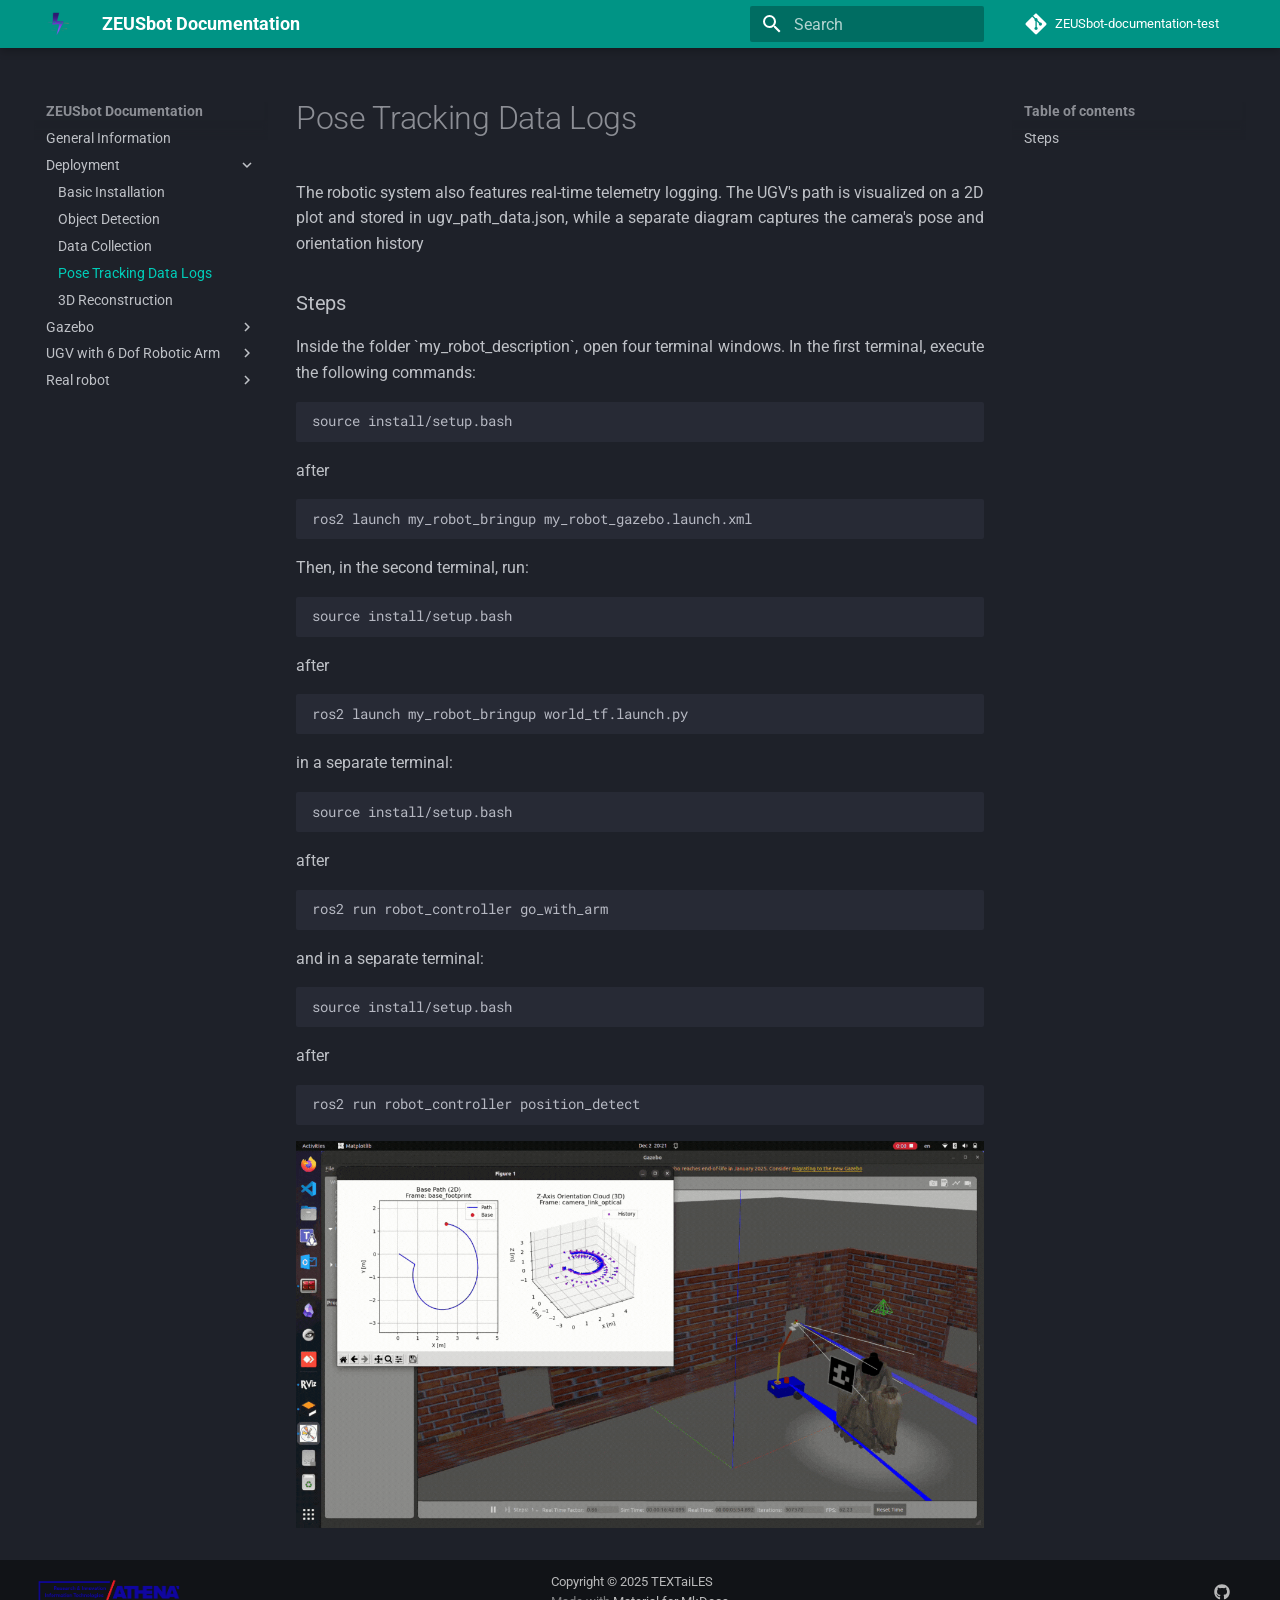
<file: deployment/Pose_Tracking_Data_Logs/index.html>
<!doctype html>
<html lang="en" class="no-js">
  <head>
    
      <meta charset="utf-8">
      <meta name="viewport" content="width=device-width,initial-scale=1">
      
        <meta name="description" content="ZEUSbot Documentation">
      
      
        <meta name="author" content="Hercules Gousis">
      
      
        <link rel="canonical" href="https://sitename.example/deployment/Pose_Tracking_Data_Logs/">
      
      
        <link rel="prev" href="../Data_collection/">
      
      
        <link rel="next" href="../3D_reconstruction/">
      
      
        
      
      
      <link rel="icon" href="../../assets/zeusbot_5.png">
      <meta name="generator" content="mkdocs-1.6.1, mkdocs-material-9.7.6">
    
    
      
        <title>Pose Tracking Data Logs - ZEUSbot Documentation</title>
      
    
    
      <link rel="stylesheet" href="../../assets/stylesheets/main.484c7ddc.min.css">
      
        
        <link rel="stylesheet" href="../../assets/stylesheets/palette.ab4e12ef.min.css">
      
      


    
    
      
    
    
      
        
        
        <link rel="preconnect" href="https://fonts.gstatic.com" crossorigin>
        <link rel="stylesheet" href="https://fonts.googleapis.com/css?family=Roboto:300,300i,400,400i,700,700i%7CRoboto+Mono:400,400i,700,700i&display=fallback">
        <style>:root{--md-text-font:"Roboto";--md-code-font:"Roboto Mono"}</style>
      
    
    
      <link rel="stylesheet" href="../../stylesheets/extra.css">
    
    <script>__md_scope=new URL("../..",location),__md_hash=e=>[...e].reduce(((e,_)=>(e<<5)-e+_.charCodeAt(0)),0),__md_get=(e,_=localStorage,t=__md_scope)=>JSON.parse(_.getItem(t.pathname+"."+e)),__md_set=(e,_,t=localStorage,a=__md_scope)=>{try{t.setItem(a.pathname+"."+e,JSON.stringify(_))}catch(e){}}</script>
    
      

    
    
  </head>
  
  
    
    
    
    
    
    <body dir="ltr" data-md-color-scheme="slate" data-md-color-primary="teal" data-md-color-accent="indigo">
  
    
    <input class="md-toggle" data-md-toggle="drawer" type="checkbox" id="__drawer" autocomplete="off">
    <input class="md-toggle" data-md-toggle="search" type="checkbox" id="__search" autocomplete="off">
    <label class="md-overlay" for="__drawer"></label>
    <div data-md-component="skip">
      
        
        <a href="#pose-tracking-data-logs" class="md-skip">
          Skip to content
        </a>
      
    </div>
    <div data-md-component="announce">
      
    </div>
    
    
      

  

<header class="md-header md-header--shadow" data-md-component="header">
  <nav class="md-header__inner md-grid" aria-label="Header">
    <a href="../.." title="ZEUSbot Documentation" class="md-header__button md-logo" aria-label="ZEUSbot Documentation" data-md-component="logo">
      
  <img src="../../assets/zeusbot_5.png" alt="logo">

    </a>
    <label class="md-header__button md-icon" for="__drawer">
      
      <svg xmlns="http://www.w3.org/2000/svg" viewBox="0 0 24 24"><path d="M3 6h18v2H3zm0 5h18v2H3zm0 5h18v2H3z"/></svg>
    </label>
    <div class="md-header__title" data-md-component="header-title">
      <div class="md-header__ellipsis">
        <div class="md-header__topic">
          <span class="md-ellipsis">
            ZEUSbot Documentation
          </span>
        </div>
        <div class="md-header__topic" data-md-component="header-topic">
          <span class="md-ellipsis">
            
              Pose Tracking Data Logs
            
          </span>
        </div>
      </div>
    </div>
    
      
    
    
    
    
      
      
        <label class="md-header__button md-icon" for="__search">
          
          <svg xmlns="http://www.w3.org/2000/svg" viewBox="0 0 24 24"><path d="M9.5 3A6.5 6.5 0 0 1 16 9.5c0 1.61-.59 3.09-1.56 4.23l.27.27h.79l5 5-1.5 1.5-5-5v-.79l-.27-.27A6.52 6.52 0 0 1 9.5 16 6.5 6.5 0 0 1 3 9.5 6.5 6.5 0 0 1 9.5 3m0 2C7 5 5 7 5 9.5S7 14 9.5 14 14 12 14 9.5 12 5 9.5 5"/></svg>
        </label>
        <div class="md-search" data-md-component="search" role="dialog">
  <label class="md-search__overlay" for="__search"></label>
  <div class="md-search__inner" role="search">
    <form class="md-search__form" name="search">
      <input type="text" class="md-search__input" name="query" aria-label="Search" placeholder="Search" autocapitalize="off" autocorrect="off" autocomplete="off" spellcheck="false" data-md-component="search-query" required>
      <label class="md-search__icon md-icon" for="__search">
        
        <svg xmlns="http://www.w3.org/2000/svg" viewBox="0 0 24 24"><path d="M9.5 3A6.5 6.5 0 0 1 16 9.5c0 1.61-.59 3.09-1.56 4.23l.27.27h.79l5 5-1.5 1.5-5-5v-.79l-.27-.27A6.52 6.52 0 0 1 9.5 16 6.5 6.5 0 0 1 3 9.5 6.5 6.5 0 0 1 9.5 3m0 2C7 5 5 7 5 9.5S7 14 9.5 14 14 12 14 9.5 12 5 9.5 5"/></svg>
        
        <svg xmlns="http://www.w3.org/2000/svg" viewBox="0 0 24 24"><path d="M20 11v2H8l5.5 5.5-1.42 1.42L4.16 12l7.92-7.92L13.5 5.5 8 11z"/></svg>
      </label>
      <nav class="md-search__options" aria-label="Search">
        
        <button type="reset" class="md-search__icon md-icon" title="Clear" aria-label="Clear" tabindex="-1">
          
          <svg xmlns="http://www.w3.org/2000/svg" viewBox="0 0 24 24"><path d="M19 6.41 17.59 5 12 10.59 6.41 5 5 6.41 10.59 12 5 17.59 6.41 19 12 13.41 17.59 19 19 17.59 13.41 12z"/></svg>
        </button>
      </nav>
      
    </form>
    <div class="md-search__output">
      <div class="md-search__scrollwrap" tabindex="0" data-md-scrollfix>
        <div class="md-search-result" data-md-component="search-result">
          <div class="md-search-result__meta">
            Initializing search
          </div>
          <ol class="md-search-result__list" role="presentation"></ol>
        </div>
      </div>
    </div>
  </div>
</div>
      
    
    
      <div class="md-header__source">
        <a href="https://github.com/TEXTaiLES/ZEUSbot" title="Go to repository" class="md-source" data-md-component="source">
  <div class="md-source__icon md-icon">
    
    <svg xmlns="http://www.w3.org/2000/svg" viewBox="0 0 448 512"><!--! Font Awesome Free 7.1.0 by @fontawesome - https://fontawesome.com License - https://fontawesome.com/license/free (Icons: CC BY 4.0, Fonts: SIL OFL 1.1, Code: MIT License) Copyright 2025 Fonticons, Inc.--><path d="M439.6 236.1 244 40.5c-5.4-5.5-12.8-8.5-20.4-8.5s-15 3-20.4 8.4L162.5 81l51.5 51.5c27.1-9.1 52.7 16.8 43.4 43.7l49.7 49.7c34.2-11.8 61.2 31 35.5 56.7-26.5 26.5-70.2-2.9-56-37.3L240.3 199v121.9c25.3 12.5 22.3 41.8 9.1 55-6.4 6.4-15.2 10.1-24.3 10.1s-17.8-3.6-24.3-10.1c-17.6-17.6-11.1-46.9 11.2-56v-123c-20.8-8.5-24.6-30.7-18.6-45L142.6 101 8.5 235.1C3 240.6 0 247.9 0 255.5s3 15 8.5 20.4l195.6 195.7c5.4 5.4 12.7 8.4 20.4 8.4s15-3 20.4-8.4l194.7-194.7c5.4-5.4 8.4-12.8 8.4-20.4s-3-15-8.4-20.4"/></svg>
  </div>
  <div class="md-source__repository">
    ZEUSbot-documentation-test
  </div>
</a>
      </div>
    
  </nav>
  
</header>
    
    <div class="md-container" data-md-component="container">
      
      
        
          
        
      
      <main class="md-main" data-md-component="main">
        <div class="md-main__inner md-grid">
          
            
              
              <div class="md-sidebar md-sidebar--primary" data-md-component="sidebar" data-md-type="navigation" >
                <div class="md-sidebar__scrollwrap">
                  <div class="md-sidebar__inner">
                    



<nav class="md-nav md-nav--primary" aria-label="Navigation" data-md-level="0">
  <label class="md-nav__title" for="__drawer">
    <a href="../.." title="ZEUSbot Documentation" class="md-nav__button md-logo" aria-label="ZEUSbot Documentation" data-md-component="logo">
      
  <img src="../../assets/zeusbot_5.png" alt="logo">

    </a>
    ZEUSbot Documentation
  </label>
  
    <div class="md-nav__source">
      <a href="https://github.com/TEXTaiLES/ZEUSbot" title="Go to repository" class="md-source" data-md-component="source">
  <div class="md-source__icon md-icon">
    
    <svg xmlns="http://www.w3.org/2000/svg" viewBox="0 0 448 512"><!--! Font Awesome Free 7.1.0 by @fontawesome - https://fontawesome.com License - https://fontawesome.com/license/free (Icons: CC BY 4.0, Fonts: SIL OFL 1.1, Code: MIT License) Copyright 2025 Fonticons, Inc.--><path d="M439.6 236.1 244 40.5c-5.4-5.5-12.8-8.5-20.4-8.5s-15 3-20.4 8.4L162.5 81l51.5 51.5c27.1-9.1 52.7 16.8 43.4 43.7l49.7 49.7c34.2-11.8 61.2 31 35.5 56.7-26.5 26.5-70.2-2.9-56-37.3L240.3 199v121.9c25.3 12.5 22.3 41.8 9.1 55-6.4 6.4-15.2 10.1-24.3 10.1s-17.8-3.6-24.3-10.1c-17.6-17.6-11.1-46.9 11.2-56v-123c-20.8-8.5-24.6-30.7-18.6-45L142.6 101 8.5 235.1C3 240.6 0 247.9 0 255.5s3 15 8.5 20.4l195.6 195.7c5.4 5.4 12.7 8.4 20.4 8.4s15-3 20.4-8.4l194.7-194.7c5.4-5.4 8.4-12.8 8.4-20.4s-3-15-8.4-20.4"/></svg>
  </div>
  <div class="md-source__repository">
    ZEUSbot-documentation-test
  </div>
</a>
    </div>
  
  <ul class="md-nav__list" data-md-scrollfix>
    
      
      
  
  
  
  
    <li class="md-nav__item">
      <a href="../../info/gen_info/" class="md-nav__link">
        
  
  
  <span class="md-ellipsis">
    
  
    General Information
  

    
  </span>
  
  

      </a>
    </li>
  

    
      
      
  
  
    
  
  
  
    
    
    
    
    
    <li class="md-nav__item md-nav__item--active md-nav__item--nested">
      
        
        
        <input class="md-nav__toggle md-toggle " type="checkbox" id="__nav_2" checked>
        
          
          <label class="md-nav__link" for="__nav_2" id="__nav_2_label" tabindex="0">
            
  
  
  <span class="md-ellipsis">
    
  
    Deployment
  

    
  </span>
  
  

            <span class="md-nav__icon md-icon"></span>
          </label>
        
        <nav class="md-nav" data-md-level="1" aria-labelledby="__nav_2_label" aria-expanded="true">
          <label class="md-nav__title" for="__nav_2">
            <span class="md-nav__icon md-icon"></span>
            
  
    Deployment
  

          </label>
          <ul class="md-nav__list" data-md-scrollfix>
            
              
                
  
  
  
  
    <li class="md-nav__item">
      <a href="../installation_basic/" class="md-nav__link">
        
  
  
  <span class="md-ellipsis">
    
  
    Basic Installation
  

    
  </span>
  
  

      </a>
    </li>
  

              
            
              
                
  
  
  
  
    <li class="md-nav__item">
      <a href="../Object_detection/" class="md-nav__link">
        
  
  
  <span class="md-ellipsis">
    
  
    Object Detection
  

    
  </span>
  
  

      </a>
    </li>
  

              
            
              
                
  
  
  
  
    <li class="md-nav__item">
      <a href="../Data_collection/" class="md-nav__link">
        
  
  
  <span class="md-ellipsis">
    
  
    Data Collection
  

    
  </span>
  
  

      </a>
    </li>
  

              
            
              
                
  
  
    
  
  
  
    <li class="md-nav__item md-nav__item--active">
      
      <input class="md-nav__toggle md-toggle" type="checkbox" id="__toc">
      
      
        
      
      
        <label class="md-nav__link md-nav__link--active" for="__toc">
          
  
  
  <span class="md-ellipsis">
    
  
    Pose Tracking Data Logs
  

    
  </span>
  
  

          <span class="md-nav__icon md-icon"></span>
        </label>
      
      <a href="./" class="md-nav__link md-nav__link--active">
        
  
  
  <span class="md-ellipsis">
    
  
    Pose Tracking Data Logs
  

    
  </span>
  
  

      </a>
      
        

<nav class="md-nav md-nav--secondary" aria-label="Table of contents">
  
  
  
    
  
  
    <label class="md-nav__title" for="__toc">
      <span class="md-nav__icon md-icon"></span>
      Table of contents
    </label>
    <ul class="md-nav__list" data-md-component="toc" data-md-scrollfix>
      
        <li class="md-nav__item">
  <a href="#steps" class="md-nav__link">
    <span class="md-ellipsis">
      
        Steps
      
    </span>
  </a>
  
</li>
      
    </ul>
  
</nav>
      
    </li>
  

              
            
              
                
  
  
  
  
    <li class="md-nav__item">
      <a href="../3D_reconstruction/" class="md-nav__link">
        
  
  
  <span class="md-ellipsis">
    
  
    3D Reconstruction
  

    
  </span>
  
  

      </a>
    </li>
  

              
            
          </ul>
        </nav>
      
    </li>
  

    
      
      
  
  
  
  
    
    
    
    
    
    <li class="md-nav__item md-nav__item--nested">
      
        
        
        <input class="md-nav__toggle md-toggle " type="checkbox" id="__nav_3" >
        
          
          <label class="md-nav__link" for="__nav_3" id="__nav_3_label" tabindex="0">
            
  
  
  <span class="md-ellipsis">
    
  
    Gazebo
  

    
  </span>
  
  

            <span class="md-nav__icon md-icon"></span>
          </label>
        
        <nav class="md-nav" data-md-level="1" aria-labelledby="__nav_3_label" aria-expanded="false">
          <label class="md-nav__title" for="__nav_3">
            <span class="md-nav__icon md-icon"></span>
            
  
    Gazebo
  

          </label>
          <ul class="md-nav__list" data-md-scrollfix>
            
              
                
  
  
  
  
    <li class="md-nav__item">
      <a href="../../Gazebo/World_creation/" class="md-nav__link">
        
  
  
  <span class="md-ellipsis">
    
  
    World Creation
  

    
  </span>
  
  

      </a>
    </li>
  

              
            
              
                
  
  
  
  
    <li class="md-nav__item">
      <a href="../../Gazebo/Object_insertion/" class="md-nav__link">
        
  
  
  <span class="md-ellipsis">
    
  
    Object  Insertion
  

    
  </span>
  
  

      </a>
    </li>
  

              
            
          </ul>
        </nav>
      
    </li>
  

    
      
      
  
  
  
  
    
    
    
    
    
    <li class="md-nav__item md-nav__item--nested">
      
        
        
        <input class="md-nav__toggle md-toggle " type="checkbox" id="__nav_4" >
        
          
          <label class="md-nav__link" for="__nav_4" id="__nav_4_label" tabindex="0">
            
  
  
  <span class="md-ellipsis">
    
  
    UGV with 6 Dof Robotic Arm
  

    
  </span>
  
  

            <span class="md-nav__icon md-icon"></span>
          </label>
        
        <nav class="md-nav" data-md-level="1" aria-labelledby="__nav_4_label" aria-expanded="false">
          <label class="md-nav__title" for="__nav_4">
            <span class="md-nav__icon md-icon"></span>
            
  
    UGV with 6 Dof Robotic Arm
  

          </label>
          <ul class="md-nav__list" data-md-scrollfix>
            
              
                
  
  
  
  
    <li class="md-nav__item">
      <a href="../../UGV_with_robotic_arm/control_arm/" class="md-nav__link">
        
  
  
  <span class="md-ellipsis">
    
  
    Arm Control
  

    
  </span>
  
  

      </a>
    </li>
  

              
            
              
                
  
  
  
  
    <li class="md-nav__item">
      <a href="../../UGV_with_robotic_arm/control_ugv/" class="md-nav__link">
        
  
  
  <span class="md-ellipsis">
    
  
    UGV Control
  

    
  </span>
  
  

      </a>
    </li>
  

              
            
          </ul>
        </nav>
      
    </li>
  

    
      
      
  
  
  
  
    
    
    
    
    
    <li class="md-nav__item md-nav__item--nested">
      
        
        
        <input class="md-nav__toggle md-toggle " type="checkbox" id="__nav_5" >
        
          
          <label class="md-nav__link" for="__nav_5" id="__nav_5_label" tabindex="0">
            
  
  
  <span class="md-ellipsis">
    
  
    Real robot
  

    
  </span>
  
  

            <span class="md-nav__icon md-icon"></span>
          </label>
        
        <nav class="md-nav" data-md-level="1" aria-labelledby="__nav_5_label" aria-expanded="false">
          <label class="md-nav__title" for="__nav_5">
            <span class="md-nav__icon md-icon"></span>
            
  
    Real robot
  

          </label>
          <ul class="md-nav__list" data-md-scrollfix>
            
              
                
  
  
  
  
    <li class="md-nav__item">
      <a href="../../UR5e/control_RDTE/" class="md-nav__link">
        
  
  
  <span class="md-ellipsis">
    
  
    UR5e Control
  

    
  </span>
  
  

      </a>
    </li>
  

              
            
          </ul>
        </nav>
      
    </li>
  

    
  </ul>
</nav>
                  </div>
                </div>
              </div>
            
            
              
              <div class="md-sidebar md-sidebar--secondary" data-md-component="sidebar" data-md-type="toc" >
                <div class="md-sidebar__scrollwrap">
                  <div class="md-sidebar__inner">
                    

<nav class="md-nav md-nav--secondary" aria-label="Table of contents">
  
  
  
    
  
  
    <label class="md-nav__title" for="__toc">
      <span class="md-nav__icon md-icon"></span>
      Table of contents
    </label>
    <ul class="md-nav__list" data-md-component="toc" data-md-scrollfix>
      
        <li class="md-nav__item">
  <a href="#steps" class="md-nav__link">
    <span class="md-ellipsis">
      
        Steps
      
    </span>
  </a>
  
</li>
      
    </ul>
  
</nav>
                  </div>
                </div>
              </div>
            
          
          
            <div class="md-content" data-md-component="content">
              
              <article class="md-content__inner md-typeset">
                
                  


  
  


<h1 id="pose-tracking-data-logs">Pose Tracking Data Logs</h1>
<p style="text-align: justify;">
The robotic system also features real-time telemetry logging. The UGV's path is visualized on a 2D plot and stored in ugv_path_data.json, while a separate diagram captures the camera's pose and orientation history
</p>

<h3 id="steps">Steps</h3>
<p style="text-align: justify;">
Inside the folder `my_robot_description`, open four terminal windows.
In the first terminal, execute the following commands:
</p>

<pre><code>source install/setup.bash
</code></pre>
<p>after</p>
<pre><code>ros2 launch my_robot_bringup my_robot_gazebo.launch.xml 
</code></pre>
<p>Then, in the second terminal, run:</p>
<pre><code>source install/setup.bash
</code></pre>
<p>after</p>
<pre><code>ros2 launch my_robot_bringup world_tf.launch.py
</code></pre>
<p>in a separate terminal:</p>
<pre><code>source install/setup.bash
</code></pre>
<p>after</p>
<pre><code>ros2 run robot_controller go_with_arm
</code></pre>
<p>and in a separate terminal:</p>
<pre><code>source install/setup.bash
</code></pre>
<p>after</p>
<pre><code>ros2 run robot_controller position_detect
</code></pre>
<p align="center">
  <img src="../../assets/data_posi.gif" alt="Robot demo" width="700"/>
</p>












                
              </article>
            </div>
          
          
<script>var target=document.getElementById(location.hash.slice(1));target&&target.name&&(target.checked=target.name.startsWith("__tabbed_"))</script>
        </div>
        
      </main>
      
        <footer class="md-footer">
  
  <div class="md-footer-meta md-typeset">
    <div class="md-footer-meta__inner md-grid">
      <div class="md-copyright">
  
    <div class="md-copyright__highlight">
      Copyright &copy; 2025 TEXTaiLES
    </div>
  
  
    Made with
    <a href="https://squidfunk.github.io/mkdocs-material/" target="_blank" rel="noopener">
      Material for MkDocs
    </a>
  
</div>
      
        
<div class="md-social">
  
    
    
    
    
      
      
    
    <a href="https://github.com/HerGousis" target="_blank" rel="noopener" title="github.com" class="md-social__link">
      <svg xmlns="http://www.w3.org/2000/svg" viewBox="0 0 512 512"><!--! Font Awesome Free 7.1.0 by @fontawesome - https://fontawesome.com License - https://fontawesome.com/license/free (Icons: CC BY 4.0, Fonts: SIL OFL 1.1, Code: MIT License) Copyright 2025 Fonticons, Inc.--><path d="M173.9 397.4c0 2-2.3 3.6-5.2 3.6-3.3.3-5.6-1.3-5.6-3.6 0-2 2.3-3.6 5.2-3.6 3-.3 5.6 1.3 5.6 3.6m-31.1-4.5c-.7 2 1.3 4.3 4.3 4.9 2.6 1 5.6 0 6.2-2s-1.3-4.3-4.3-5.2c-2.6-.7-5.5.3-6.2 2.3m44.2-1.7c-2.9.7-4.9 2.6-4.6 4.9.3 2 2.9 3.3 5.9 2.6 2.9-.7 4.9-2.6 4.6-4.6-.3-1.9-3-3.2-5.9-2.9M252.8 8C114.1 8 8 113.3 8 252c0 110.9 69.8 205.8 169.5 239.2 12.8 2.3 17.3-5.6 17.3-12.1 0-6.2-.3-40.4-.3-61.4 0 0-70 15-84.7-29.8 0 0-11.4-29.1-27.8-36.6 0 0-22.9-15.7 1.6-15.4 0 0 24.9 2 38.6 25.8 21.9 38.6 58.6 27.5 72.9 20.9 2.3-16 8.8-27.1 16-33.7-55.9-6.2-112.3-14.3-112.3-110.5 0-27.5 7.6-41.3 23.6-58.9-2.6-6.5-11.1-33.3 2.6-67.9 20.9-6.5 69 27 69 27 20-5.6 41.5-8.5 62.8-8.5s42.8 2.9 62.8 8.5c0 0 48.1-33.6 69-27 13.7 34.7 5.2 61.4 2.6 67.9 16 17.7 25.8 31.5 25.8 58.9 0 96.5-58.9 104.2-114.8 110.5 9.2 7.9 17 22.9 17 46.4 0 33.7-.3 75.4-.3 83.6 0 6.5 4.6 14.4 17.3 12.1C436.2 457.8 504 362.9 504 252 504 113.3 391.5 8 252.8 8M105.2 352.9c-1.3 1-1 3.3.7 5.2 1.6 1.6 3.9 2.3 5.2 1 1.3-1 1-3.3-.7-5.2-1.6-1.6-3.9-2.3-5.2-1m-10.8-8.1c-.7 1.3.3 2.9 2.3 3.9 1.6 1 3.6.7 4.3-.7.7-1.3-.3-2.9-2.3-3.9-2-.6-3.6-.3-4.3.7m32.4 35.6c-1.6 1.3-1 4.3 1.3 6.2 2.3 2.3 5.2 2.6 6.5 1 1.3-1.3.7-4.3-1.3-6.2-2.2-2.3-5.2-2.6-6.5-1m-11.4-14.7c-1.6 1-1.6 3.6 0 5.9s4.3 3.3 5.6 2.3c1.6-1.3 1.6-3.9 0-6.2-1.4-2.3-4-3.3-5.6-2"/></svg>
    </a>
  
</div>
      
    </div>
  </div>
</footer>
      
    </div>
    <div class="md-dialog" data-md-component="dialog">
      <div class="md-dialog__inner md-typeset"></div>
    </div>
    
    
    
      
      
      <script id="__config" type="application/json">{"annotate": null, "base": "../..", "features": [], "search": "../../assets/javascripts/workers/search.2c215733.min.js", "tags": null, "translations": {"clipboard.copied": "Copied to clipboard", "clipboard.copy": "Copy to clipboard", "search.result.more.one": "1 more on this page", "search.result.more.other": "# more on this page", "search.result.none": "No matching documents", "search.result.one": "1 matching document", "search.result.other": "# matching documents", "search.result.placeholder": "Type to start searching", "search.result.term.missing": "Missing", "select.version": "Select version"}, "version": null}</script>
    
    
      <script src="../../assets/javascripts/bundle.79ae519e.min.js"></script>
      
        <script src="../../javascripts/extra.js"></script>
      
    
  </body>
</html>
</file>
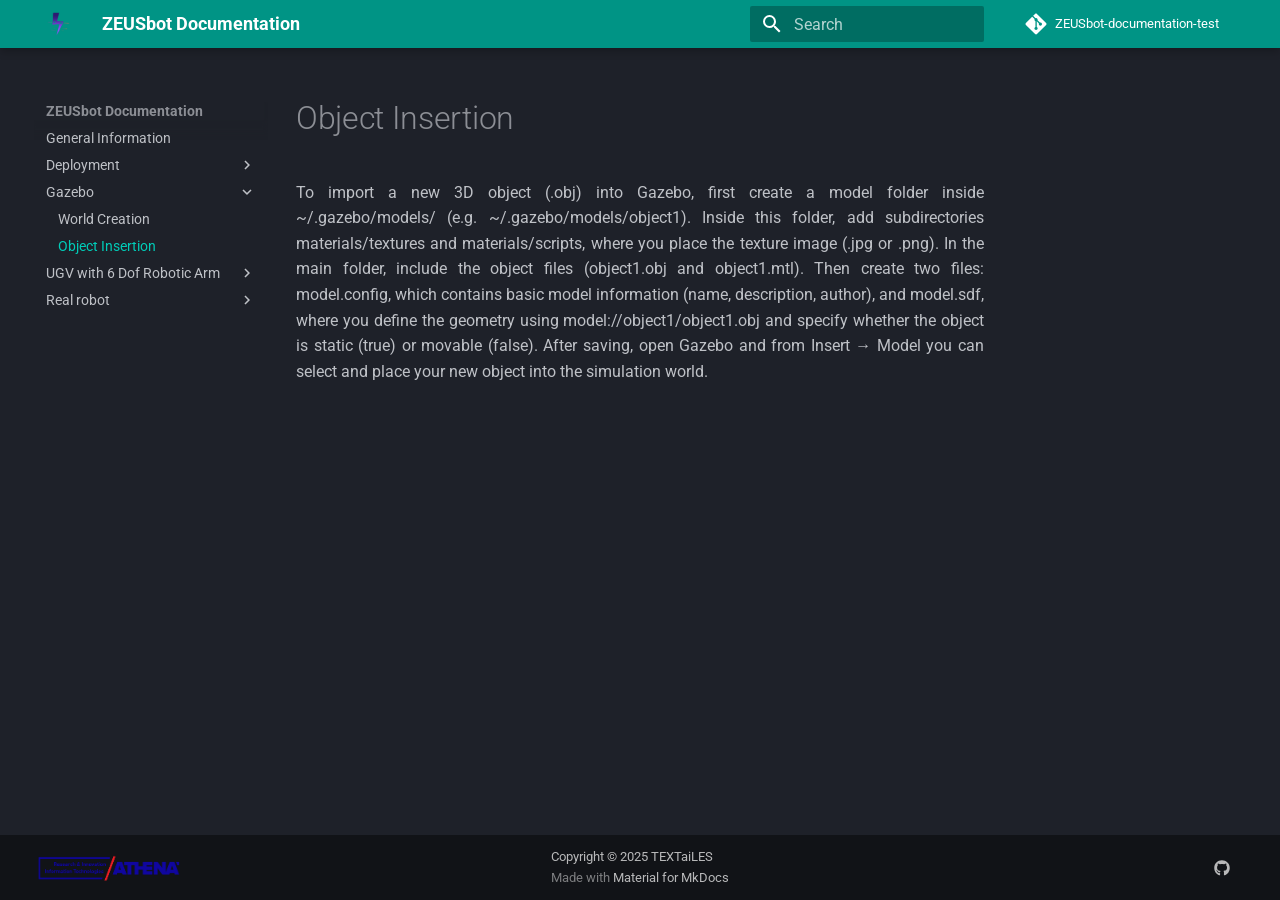
<file: Gazebo/Object_insertion/index.html>
<!doctype html>
<html lang="en" class="no-js">
  <head>
    
      <meta charset="utf-8">
      <meta name="viewport" content="width=device-width,initial-scale=1">
      
        <meta name="description" content="ZEUSbot Documentation">
      
      
        <meta name="author" content="Hercules Gousis">
      
      
        <link rel="canonical" href="https://sitename.example/Gazebo/Object_insertion/">
      
      
        <link rel="prev" href="../World_creation/">
      
      
        <link rel="next" href="../../UGV_with_robotic_arm/control_arm/">
      
      
        
      
      
      <link rel="icon" href="../../assets/zeusbot_5.png">
      <meta name="generator" content="mkdocs-1.6.1, mkdocs-material-9.7.6">
    
    
      
        <title>Object Insertion - ZEUSbot Documentation</title>
      
    
    
      <link rel="stylesheet" href="../../assets/stylesheets/main.484c7ddc.min.css">
      
        
        <link rel="stylesheet" href="../../assets/stylesheets/palette.ab4e12ef.min.css">
      
      


    
    
      
    
    
      
        
        
        <link rel="preconnect" href="https://fonts.gstatic.com" crossorigin>
        <link rel="stylesheet" href="https://fonts.googleapis.com/css?family=Roboto:300,300i,400,400i,700,700i%7CRoboto+Mono:400,400i,700,700i&display=fallback">
        <style>:root{--md-text-font:"Roboto";--md-code-font:"Roboto Mono"}</style>
      
    
    
      <link rel="stylesheet" href="../../stylesheets/extra.css">
    
    <script>__md_scope=new URL("../..",location),__md_hash=e=>[...e].reduce(((e,_)=>(e<<5)-e+_.charCodeAt(0)),0),__md_get=(e,_=localStorage,t=__md_scope)=>JSON.parse(_.getItem(t.pathname+"."+e)),__md_set=(e,_,t=localStorage,a=__md_scope)=>{try{t.setItem(a.pathname+"."+e,JSON.stringify(_))}catch(e){}}</script>
    
      

    
    
  </head>
  
  
    
    
    
    
    
    <body dir="ltr" data-md-color-scheme="slate" data-md-color-primary="teal" data-md-color-accent="indigo">
  
    
    <input class="md-toggle" data-md-toggle="drawer" type="checkbox" id="__drawer" autocomplete="off">
    <input class="md-toggle" data-md-toggle="search" type="checkbox" id="__search" autocomplete="off">
    <label class="md-overlay" for="__drawer"></label>
    <div data-md-component="skip">
      
        
        <a href="#object-insertion" class="md-skip">
          Skip to content
        </a>
      
    </div>
    <div data-md-component="announce">
      
    </div>
    
    
      

  

<header class="md-header md-header--shadow" data-md-component="header">
  <nav class="md-header__inner md-grid" aria-label="Header">
    <a href="../.." title="ZEUSbot Documentation" class="md-header__button md-logo" aria-label="ZEUSbot Documentation" data-md-component="logo">
      
  <img src="../../assets/zeusbot_5.png" alt="logo">

    </a>
    <label class="md-header__button md-icon" for="__drawer">
      
      <svg xmlns="http://www.w3.org/2000/svg" viewBox="0 0 24 24"><path d="M3 6h18v2H3zm0 5h18v2H3zm0 5h18v2H3z"/></svg>
    </label>
    <div class="md-header__title" data-md-component="header-title">
      <div class="md-header__ellipsis">
        <div class="md-header__topic">
          <span class="md-ellipsis">
            ZEUSbot Documentation
          </span>
        </div>
        <div class="md-header__topic" data-md-component="header-topic">
          <span class="md-ellipsis">
            
              Object  Insertion
            
          </span>
        </div>
      </div>
    </div>
    
      
    
    
    
    
      
      
        <label class="md-header__button md-icon" for="__search">
          
          <svg xmlns="http://www.w3.org/2000/svg" viewBox="0 0 24 24"><path d="M9.5 3A6.5 6.5 0 0 1 16 9.5c0 1.61-.59 3.09-1.56 4.23l.27.27h.79l5 5-1.5 1.5-5-5v-.79l-.27-.27A6.52 6.52 0 0 1 9.5 16 6.5 6.5 0 0 1 3 9.5 6.5 6.5 0 0 1 9.5 3m0 2C7 5 5 7 5 9.5S7 14 9.5 14 14 12 14 9.5 12 5 9.5 5"/></svg>
        </label>
        <div class="md-search" data-md-component="search" role="dialog">
  <label class="md-search__overlay" for="__search"></label>
  <div class="md-search__inner" role="search">
    <form class="md-search__form" name="search">
      <input type="text" class="md-search__input" name="query" aria-label="Search" placeholder="Search" autocapitalize="off" autocorrect="off" autocomplete="off" spellcheck="false" data-md-component="search-query" required>
      <label class="md-search__icon md-icon" for="__search">
        
        <svg xmlns="http://www.w3.org/2000/svg" viewBox="0 0 24 24"><path d="M9.5 3A6.5 6.5 0 0 1 16 9.5c0 1.61-.59 3.09-1.56 4.23l.27.27h.79l5 5-1.5 1.5-5-5v-.79l-.27-.27A6.52 6.52 0 0 1 9.5 16 6.5 6.5 0 0 1 3 9.5 6.5 6.5 0 0 1 9.5 3m0 2C7 5 5 7 5 9.5S7 14 9.5 14 14 12 14 9.5 12 5 9.5 5"/></svg>
        
        <svg xmlns="http://www.w3.org/2000/svg" viewBox="0 0 24 24"><path d="M20 11v2H8l5.5 5.5-1.42 1.42L4.16 12l7.92-7.92L13.5 5.5 8 11z"/></svg>
      </label>
      <nav class="md-search__options" aria-label="Search">
        
        <button type="reset" class="md-search__icon md-icon" title="Clear" aria-label="Clear" tabindex="-1">
          
          <svg xmlns="http://www.w3.org/2000/svg" viewBox="0 0 24 24"><path d="M19 6.41 17.59 5 12 10.59 6.41 5 5 6.41 10.59 12 5 17.59 6.41 19 12 13.41 17.59 19 19 17.59 13.41 12z"/></svg>
        </button>
      </nav>
      
    </form>
    <div class="md-search__output">
      <div class="md-search__scrollwrap" tabindex="0" data-md-scrollfix>
        <div class="md-search-result" data-md-component="search-result">
          <div class="md-search-result__meta">
            Initializing search
          </div>
          <ol class="md-search-result__list" role="presentation"></ol>
        </div>
      </div>
    </div>
  </div>
</div>
      
    
    
      <div class="md-header__source">
        <a href="https://github.com/TEXTaiLES/ZEUSbot" title="Go to repository" class="md-source" data-md-component="source">
  <div class="md-source__icon md-icon">
    
    <svg xmlns="http://www.w3.org/2000/svg" viewBox="0 0 448 512"><!--! Font Awesome Free 7.1.0 by @fontawesome - https://fontawesome.com License - https://fontawesome.com/license/free (Icons: CC BY 4.0, Fonts: SIL OFL 1.1, Code: MIT License) Copyright 2025 Fonticons, Inc.--><path d="M439.6 236.1 244 40.5c-5.4-5.5-12.8-8.5-20.4-8.5s-15 3-20.4 8.4L162.5 81l51.5 51.5c27.1-9.1 52.7 16.8 43.4 43.7l49.7 49.7c34.2-11.8 61.2 31 35.5 56.7-26.5 26.5-70.2-2.9-56-37.3L240.3 199v121.9c25.3 12.5 22.3 41.8 9.1 55-6.4 6.4-15.2 10.1-24.3 10.1s-17.8-3.6-24.3-10.1c-17.6-17.6-11.1-46.9 11.2-56v-123c-20.8-8.5-24.6-30.7-18.6-45L142.6 101 8.5 235.1C3 240.6 0 247.9 0 255.5s3 15 8.5 20.4l195.6 195.7c5.4 5.4 12.7 8.4 20.4 8.4s15-3 20.4-8.4l194.7-194.7c5.4-5.4 8.4-12.8 8.4-20.4s-3-15-8.4-20.4"/></svg>
  </div>
  <div class="md-source__repository">
    ZEUSbot-documentation-test
  </div>
</a>
      </div>
    
  </nav>
  
</header>
    
    <div class="md-container" data-md-component="container">
      
      
        
          
        
      
      <main class="md-main" data-md-component="main">
        <div class="md-main__inner md-grid">
          
            
              
              <div class="md-sidebar md-sidebar--primary" data-md-component="sidebar" data-md-type="navigation" >
                <div class="md-sidebar__scrollwrap">
                  <div class="md-sidebar__inner">
                    



<nav class="md-nav md-nav--primary" aria-label="Navigation" data-md-level="0">
  <label class="md-nav__title" for="__drawer">
    <a href="../.." title="ZEUSbot Documentation" class="md-nav__button md-logo" aria-label="ZEUSbot Documentation" data-md-component="logo">
      
  <img src="../../assets/zeusbot_5.png" alt="logo">

    </a>
    ZEUSbot Documentation
  </label>
  
    <div class="md-nav__source">
      <a href="https://github.com/TEXTaiLES/ZEUSbot" title="Go to repository" class="md-source" data-md-component="source">
  <div class="md-source__icon md-icon">
    
    <svg xmlns="http://www.w3.org/2000/svg" viewBox="0 0 448 512"><!--! Font Awesome Free 7.1.0 by @fontawesome - https://fontawesome.com License - https://fontawesome.com/license/free (Icons: CC BY 4.0, Fonts: SIL OFL 1.1, Code: MIT License) Copyright 2025 Fonticons, Inc.--><path d="M439.6 236.1 244 40.5c-5.4-5.5-12.8-8.5-20.4-8.5s-15 3-20.4 8.4L162.5 81l51.5 51.5c27.1-9.1 52.7 16.8 43.4 43.7l49.7 49.7c34.2-11.8 61.2 31 35.5 56.7-26.5 26.5-70.2-2.9-56-37.3L240.3 199v121.9c25.3 12.5 22.3 41.8 9.1 55-6.4 6.4-15.2 10.1-24.3 10.1s-17.8-3.6-24.3-10.1c-17.6-17.6-11.1-46.9 11.2-56v-123c-20.8-8.5-24.6-30.7-18.6-45L142.6 101 8.5 235.1C3 240.6 0 247.9 0 255.5s3 15 8.5 20.4l195.6 195.7c5.4 5.4 12.7 8.4 20.4 8.4s15-3 20.4-8.4l194.7-194.7c5.4-5.4 8.4-12.8 8.4-20.4s-3-15-8.4-20.4"/></svg>
  </div>
  <div class="md-source__repository">
    ZEUSbot-documentation-test
  </div>
</a>
    </div>
  
  <ul class="md-nav__list" data-md-scrollfix>
    
      
      
  
  
  
  
    <li class="md-nav__item">
      <a href="../../info/gen_info/" class="md-nav__link">
        
  
  
  <span class="md-ellipsis">
    
  
    General Information
  

    
  </span>
  
  

      </a>
    </li>
  

    
      
      
  
  
  
  
    
    
    
    
    
    <li class="md-nav__item md-nav__item--nested">
      
        
        
        <input class="md-nav__toggle md-toggle " type="checkbox" id="__nav_2" >
        
          
          <label class="md-nav__link" for="__nav_2" id="__nav_2_label" tabindex="0">
            
  
  
  <span class="md-ellipsis">
    
  
    Deployment
  

    
  </span>
  
  

            <span class="md-nav__icon md-icon"></span>
          </label>
        
        <nav class="md-nav" data-md-level="1" aria-labelledby="__nav_2_label" aria-expanded="false">
          <label class="md-nav__title" for="__nav_2">
            <span class="md-nav__icon md-icon"></span>
            
  
    Deployment
  

          </label>
          <ul class="md-nav__list" data-md-scrollfix>
            
              
                
  
  
  
  
    <li class="md-nav__item">
      <a href="../../deployment/installation_basic/" class="md-nav__link">
        
  
  
  <span class="md-ellipsis">
    
  
    Basic Installation
  

    
  </span>
  
  

      </a>
    </li>
  

              
            
              
                
  
  
  
  
    <li class="md-nav__item">
      <a href="../../deployment/Object_detection/" class="md-nav__link">
        
  
  
  <span class="md-ellipsis">
    
  
    Object Detection
  

    
  </span>
  
  

      </a>
    </li>
  

              
            
              
                
  
  
  
  
    <li class="md-nav__item">
      <a href="../../deployment/Data_collection/" class="md-nav__link">
        
  
  
  <span class="md-ellipsis">
    
  
    Data Collection
  

    
  </span>
  
  

      </a>
    </li>
  

              
            
              
                
  
  
  
  
    <li class="md-nav__item">
      <a href="../../deployment/Pose_Tracking_Data_Logs/" class="md-nav__link">
        
  
  
  <span class="md-ellipsis">
    
  
    Pose Tracking Data Logs
  

    
  </span>
  
  

      </a>
    </li>
  

              
            
              
                
  
  
  
  
    <li class="md-nav__item">
      <a href="../../deployment/3D_reconstruction/" class="md-nav__link">
        
  
  
  <span class="md-ellipsis">
    
  
    3D Reconstruction
  

    
  </span>
  
  

      </a>
    </li>
  

              
            
          </ul>
        </nav>
      
    </li>
  

    
      
      
  
  
    
  
  
  
    
    
    
    
    
    <li class="md-nav__item md-nav__item--active md-nav__item--nested">
      
        
        
        <input class="md-nav__toggle md-toggle " type="checkbox" id="__nav_3" checked>
        
          
          <label class="md-nav__link" for="__nav_3" id="__nav_3_label" tabindex="0">
            
  
  
  <span class="md-ellipsis">
    
  
    Gazebo
  

    
  </span>
  
  

            <span class="md-nav__icon md-icon"></span>
          </label>
        
        <nav class="md-nav" data-md-level="1" aria-labelledby="__nav_3_label" aria-expanded="true">
          <label class="md-nav__title" for="__nav_3">
            <span class="md-nav__icon md-icon"></span>
            
  
    Gazebo
  

          </label>
          <ul class="md-nav__list" data-md-scrollfix>
            
              
                
  
  
  
  
    <li class="md-nav__item">
      <a href="../World_creation/" class="md-nav__link">
        
  
  
  <span class="md-ellipsis">
    
  
    World Creation
  

    
  </span>
  
  

      </a>
    </li>
  

              
            
              
                
  
  
    
  
  
  
    <li class="md-nav__item md-nav__item--active">
      
      <input class="md-nav__toggle md-toggle" type="checkbox" id="__toc">
      
      
        
      
      
      <a href="./" class="md-nav__link md-nav__link--active">
        
  
  
  <span class="md-ellipsis">
    
  
    Object  Insertion
  

    
  </span>
  
  

      </a>
      
    </li>
  

              
            
          </ul>
        </nav>
      
    </li>
  

    
      
      
  
  
  
  
    
    
    
    
    
    <li class="md-nav__item md-nav__item--nested">
      
        
        
        <input class="md-nav__toggle md-toggle " type="checkbox" id="__nav_4" >
        
          
          <label class="md-nav__link" for="__nav_4" id="__nav_4_label" tabindex="0">
            
  
  
  <span class="md-ellipsis">
    
  
    UGV with 6 Dof Robotic Arm
  

    
  </span>
  
  

            <span class="md-nav__icon md-icon"></span>
          </label>
        
        <nav class="md-nav" data-md-level="1" aria-labelledby="__nav_4_label" aria-expanded="false">
          <label class="md-nav__title" for="__nav_4">
            <span class="md-nav__icon md-icon"></span>
            
  
    UGV with 6 Dof Robotic Arm
  

          </label>
          <ul class="md-nav__list" data-md-scrollfix>
            
              
                
  
  
  
  
    <li class="md-nav__item">
      <a href="../../UGV_with_robotic_arm/control_arm/" class="md-nav__link">
        
  
  
  <span class="md-ellipsis">
    
  
    Arm Control
  

    
  </span>
  
  

      </a>
    </li>
  

              
            
              
                
  
  
  
  
    <li class="md-nav__item">
      <a href="../../UGV_with_robotic_arm/control_ugv/" class="md-nav__link">
        
  
  
  <span class="md-ellipsis">
    
  
    UGV Control
  

    
  </span>
  
  

      </a>
    </li>
  

              
            
          </ul>
        </nav>
      
    </li>
  

    
      
      
  
  
  
  
    
    
    
    
    
    <li class="md-nav__item md-nav__item--nested">
      
        
        
        <input class="md-nav__toggle md-toggle " type="checkbox" id="__nav_5" >
        
          
          <label class="md-nav__link" for="__nav_5" id="__nav_5_label" tabindex="0">
            
  
  
  <span class="md-ellipsis">
    
  
    Real robot
  

    
  </span>
  
  

            <span class="md-nav__icon md-icon"></span>
          </label>
        
        <nav class="md-nav" data-md-level="1" aria-labelledby="__nav_5_label" aria-expanded="false">
          <label class="md-nav__title" for="__nav_5">
            <span class="md-nav__icon md-icon"></span>
            
  
    Real robot
  

          </label>
          <ul class="md-nav__list" data-md-scrollfix>
            
              
                
  
  
  
  
    <li class="md-nav__item">
      <a href="../../UR5e/control_RDTE/" class="md-nav__link">
        
  
  
  <span class="md-ellipsis">
    
  
    UR5e Control
  

    
  </span>
  
  

      </a>
    </li>
  

              
            
          </ul>
        </nav>
      
    </li>
  

    
  </ul>
</nav>
                  </div>
                </div>
              </div>
            
            
              
              <div class="md-sidebar md-sidebar--secondary" data-md-component="sidebar" data-md-type="toc" >
                <div class="md-sidebar__scrollwrap">
                  <div class="md-sidebar__inner">
                    

<nav class="md-nav md-nav--secondary" aria-label="Table of contents">
  
  
  
    
  
  
</nav>
                  </div>
                </div>
              </div>
            
          
          
            <div class="md-content" data-md-component="content">
              
              <article class="md-content__inner md-typeset">
                
                  


  
  


<h1 id="object-insertion">Object Insertion</h1>
<p style="text-align: justify;">
To import a new 3D object (.obj) into Gazebo, first create a model folder inside ~/.gazebo/models/ (e.g. ~/.gazebo/models/object1). Inside this folder, add subdirectories materials/textures and materials/scripts, where you place the texture image (.jpg or .png). In the main folder, include the object files (object1.obj and object1.mtl). Then create two files: model.config, which contains basic model information (name, description, author), and model.sdf, where you define the geometry using <mesh><uri>model://object1/object1.obj</uri></mesh> and specify whether the object is static (<static>true</static>) or movable (false). After saving, open Gazebo and from Insert → Model you can select and place your new object into the simulation world.
</p>












                
              </article>
            </div>
          
          
<script>var target=document.getElementById(location.hash.slice(1));target&&target.name&&(target.checked=target.name.startsWith("__tabbed_"))</script>
        </div>
        
      </main>
      
        <footer class="md-footer">
  
  <div class="md-footer-meta md-typeset">
    <div class="md-footer-meta__inner md-grid">
      <div class="md-copyright">
  
    <div class="md-copyright__highlight">
      Copyright &copy; 2025 TEXTaiLES
    </div>
  
  
    Made with
    <a href="https://squidfunk.github.io/mkdocs-material/" target="_blank" rel="noopener">
      Material for MkDocs
    </a>
  
</div>
      
        
<div class="md-social">
  
    
    
    
    
      
      
    
    <a href="https://github.com/HerGousis" target="_blank" rel="noopener" title="github.com" class="md-social__link">
      <svg xmlns="http://www.w3.org/2000/svg" viewBox="0 0 512 512"><!--! Font Awesome Free 7.1.0 by @fontawesome - https://fontawesome.com License - https://fontawesome.com/license/free (Icons: CC BY 4.0, Fonts: SIL OFL 1.1, Code: MIT License) Copyright 2025 Fonticons, Inc.--><path d="M173.9 397.4c0 2-2.3 3.6-5.2 3.6-3.3.3-5.6-1.3-5.6-3.6 0-2 2.3-3.6 5.2-3.6 3-.3 5.6 1.3 5.6 3.6m-31.1-4.5c-.7 2 1.3 4.3 4.3 4.9 2.6 1 5.6 0 6.2-2s-1.3-4.3-4.3-5.2c-2.6-.7-5.5.3-6.2 2.3m44.2-1.7c-2.9.7-4.9 2.6-4.6 4.9.3 2 2.9 3.3 5.9 2.6 2.9-.7 4.9-2.6 4.6-4.6-.3-1.9-3-3.2-5.9-2.9M252.8 8C114.1 8 8 113.3 8 252c0 110.9 69.8 205.8 169.5 239.2 12.8 2.3 17.3-5.6 17.3-12.1 0-6.2-.3-40.4-.3-61.4 0 0-70 15-84.7-29.8 0 0-11.4-29.1-27.8-36.6 0 0-22.9-15.7 1.6-15.4 0 0 24.9 2 38.6 25.8 21.9 38.6 58.6 27.5 72.9 20.9 2.3-16 8.8-27.1 16-33.7-55.9-6.2-112.3-14.3-112.3-110.5 0-27.5 7.6-41.3 23.6-58.9-2.6-6.5-11.1-33.3 2.6-67.9 20.9-6.5 69 27 69 27 20-5.6 41.5-8.5 62.8-8.5s42.8 2.9 62.8 8.5c0 0 48.1-33.6 69-27 13.7 34.7 5.2 61.4 2.6 67.9 16 17.7 25.8 31.5 25.8 58.9 0 96.5-58.9 104.2-114.8 110.5 9.2 7.9 17 22.9 17 46.4 0 33.7-.3 75.4-.3 83.6 0 6.5 4.6 14.4 17.3 12.1C436.2 457.8 504 362.9 504 252 504 113.3 391.5 8 252.8 8M105.2 352.9c-1.3 1-1 3.3.7 5.2 1.6 1.6 3.9 2.3 5.2 1 1.3-1 1-3.3-.7-5.2-1.6-1.6-3.9-2.3-5.2-1m-10.8-8.1c-.7 1.3.3 2.9 2.3 3.9 1.6 1 3.6.7 4.3-.7.7-1.3-.3-2.9-2.3-3.9-2-.6-3.6-.3-4.3.7m32.4 35.6c-1.6 1.3-1 4.3 1.3 6.2 2.3 2.3 5.2 2.6 6.5 1 1.3-1.3.7-4.3-1.3-6.2-2.2-2.3-5.2-2.6-6.5-1m-11.4-14.7c-1.6 1-1.6 3.6 0 5.9s4.3 3.3 5.6 2.3c1.6-1.3 1.6-3.9 0-6.2-1.4-2.3-4-3.3-5.6-2"/></svg>
    </a>
  
</div>
      
    </div>
  </div>
</footer>
      
    </div>
    <div class="md-dialog" data-md-component="dialog">
      <div class="md-dialog__inner md-typeset"></div>
    </div>
    
    
    
      
      
      <script id="__config" type="application/json">{"annotate": null, "base": "../..", "features": [], "search": "../../assets/javascripts/workers/search.2c215733.min.js", "tags": null, "translations": {"clipboard.copied": "Copied to clipboard", "clipboard.copy": "Copy to clipboard", "search.result.more.one": "1 more on this page", "search.result.more.other": "# more on this page", "search.result.none": "No matching documents", "search.result.one": "1 matching document", "search.result.other": "# matching documents", "search.result.placeholder": "Type to start searching", "search.result.term.missing": "Missing", "select.version": "Select version"}, "version": null}</script>
    
    
      <script src="../../assets/javascripts/bundle.79ae519e.min.js"></script>
      
        <script src="../../javascripts/extra.js"></script>
      
    
  </body>
</html>
</file>
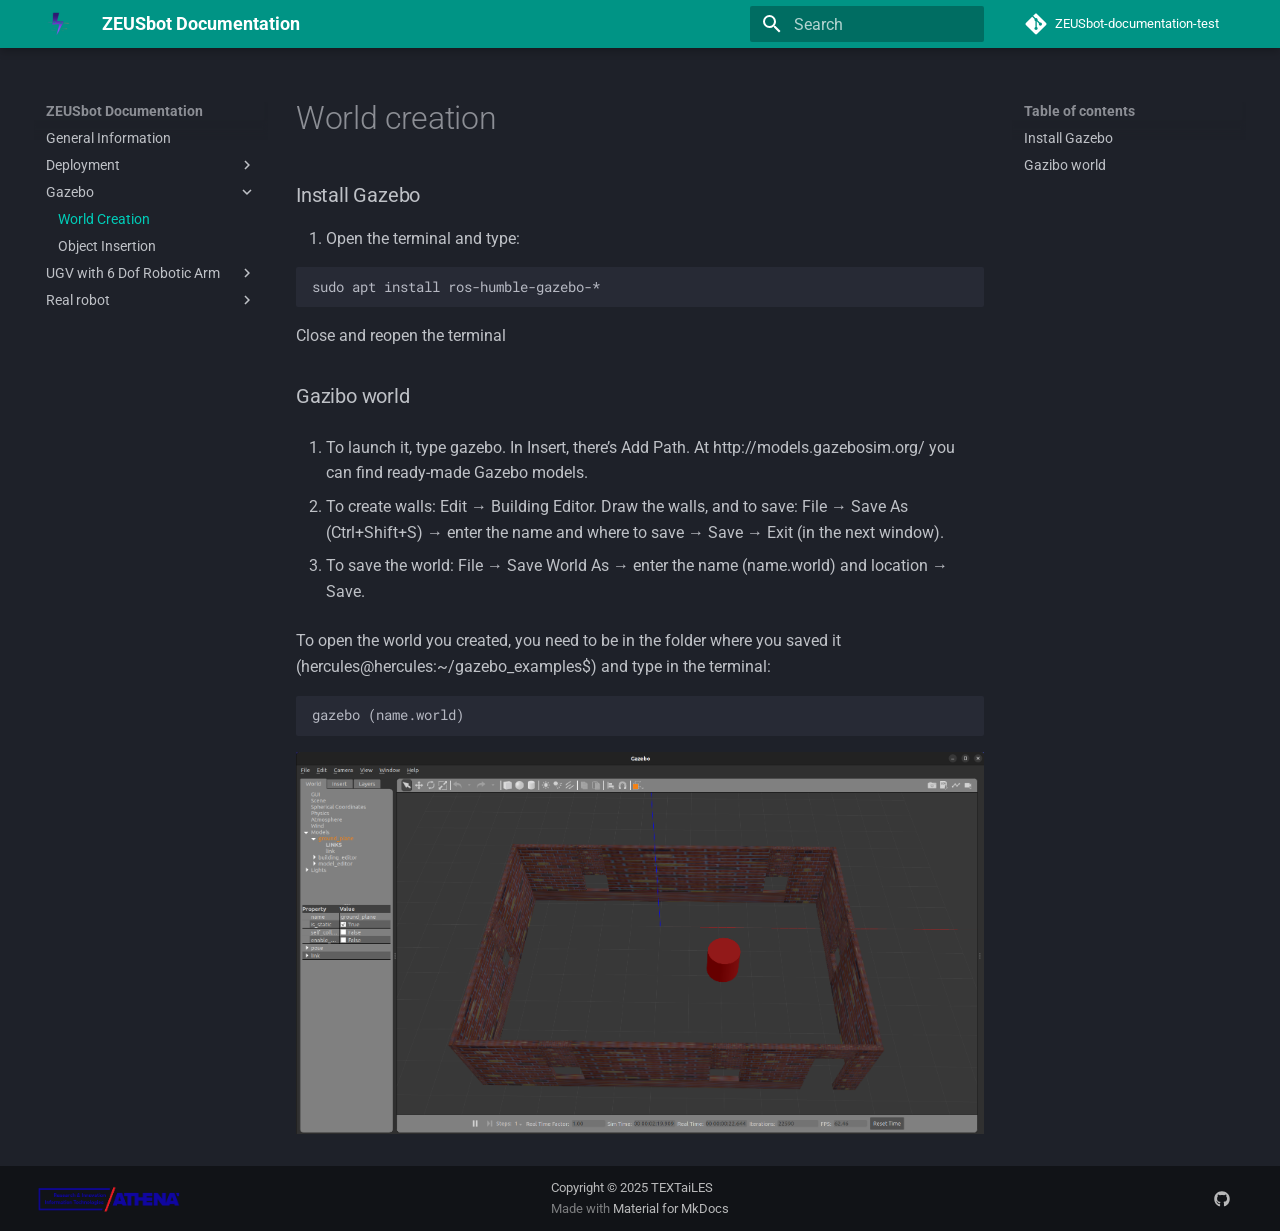
<file: Gazebo/World_creation/index.html>
<!doctype html>
<html lang="en" class="no-js">
  <head>
    
      <meta charset="utf-8">
      <meta name="viewport" content="width=device-width,initial-scale=1">
      
        <meta name="description" content="ZEUSbot Documentation">
      
      
        <meta name="author" content="Hercules Gousis">
      
      
        <link rel="canonical" href="https://sitename.example/Gazebo/World_creation/">
      
      
        <link rel="prev" href="../../deployment/3D_reconstruction/">
      
      
        <link rel="next" href="../Object_insertion/">
      
      
        
      
      
      <link rel="icon" href="../../assets/zeusbot_5.png">
      <meta name="generator" content="mkdocs-1.6.1, mkdocs-material-9.7.6">
    
    
      
        <title>World Creation - ZEUSbot Documentation</title>
      
    
    
      <link rel="stylesheet" href="../../assets/stylesheets/main.484c7ddc.min.css">
      
        
        <link rel="stylesheet" href="../../assets/stylesheets/palette.ab4e12ef.min.css">
      
      


    
    
      
    
    
      
        
        
        <link rel="preconnect" href="https://fonts.gstatic.com" crossorigin>
        <link rel="stylesheet" href="https://fonts.googleapis.com/css?family=Roboto:300,300i,400,400i,700,700i%7CRoboto+Mono:400,400i,700,700i&display=fallback">
        <style>:root{--md-text-font:"Roboto";--md-code-font:"Roboto Mono"}</style>
      
    
    
      <link rel="stylesheet" href="../../stylesheets/extra.css">
    
    <script>__md_scope=new URL("../..",location),__md_hash=e=>[...e].reduce(((e,_)=>(e<<5)-e+_.charCodeAt(0)),0),__md_get=(e,_=localStorage,t=__md_scope)=>JSON.parse(_.getItem(t.pathname+"."+e)),__md_set=(e,_,t=localStorage,a=__md_scope)=>{try{t.setItem(a.pathname+"."+e,JSON.stringify(_))}catch(e){}}</script>
    
      

    
    
  </head>
  
  
    
    
    
    
    
    <body dir="ltr" data-md-color-scheme="slate" data-md-color-primary="teal" data-md-color-accent="indigo">
  
    
    <input class="md-toggle" data-md-toggle="drawer" type="checkbox" id="__drawer" autocomplete="off">
    <input class="md-toggle" data-md-toggle="search" type="checkbox" id="__search" autocomplete="off">
    <label class="md-overlay" for="__drawer"></label>
    <div data-md-component="skip">
      
        
        <a href="#world-creation" class="md-skip">
          Skip to content
        </a>
      
    </div>
    <div data-md-component="announce">
      
    </div>
    
    
      

  

<header class="md-header md-header--shadow" data-md-component="header">
  <nav class="md-header__inner md-grid" aria-label="Header">
    <a href="../.." title="ZEUSbot Documentation" class="md-header__button md-logo" aria-label="ZEUSbot Documentation" data-md-component="logo">
      
  <img src="../../assets/zeusbot_5.png" alt="logo">

    </a>
    <label class="md-header__button md-icon" for="__drawer">
      
      <svg xmlns="http://www.w3.org/2000/svg" viewBox="0 0 24 24"><path d="M3 6h18v2H3zm0 5h18v2H3zm0 5h18v2H3z"/></svg>
    </label>
    <div class="md-header__title" data-md-component="header-title">
      <div class="md-header__ellipsis">
        <div class="md-header__topic">
          <span class="md-ellipsis">
            ZEUSbot Documentation
          </span>
        </div>
        <div class="md-header__topic" data-md-component="header-topic">
          <span class="md-ellipsis">
            
              World Creation
            
          </span>
        </div>
      </div>
    </div>
    
      
    
    
    
    
      
      
        <label class="md-header__button md-icon" for="__search">
          
          <svg xmlns="http://www.w3.org/2000/svg" viewBox="0 0 24 24"><path d="M9.5 3A6.5 6.5 0 0 1 16 9.5c0 1.61-.59 3.09-1.56 4.23l.27.27h.79l5 5-1.5 1.5-5-5v-.79l-.27-.27A6.52 6.52 0 0 1 9.5 16 6.5 6.5 0 0 1 3 9.5 6.5 6.5 0 0 1 9.5 3m0 2C7 5 5 7 5 9.5S7 14 9.5 14 14 12 14 9.5 12 5 9.5 5"/></svg>
        </label>
        <div class="md-search" data-md-component="search" role="dialog">
  <label class="md-search__overlay" for="__search"></label>
  <div class="md-search__inner" role="search">
    <form class="md-search__form" name="search">
      <input type="text" class="md-search__input" name="query" aria-label="Search" placeholder="Search" autocapitalize="off" autocorrect="off" autocomplete="off" spellcheck="false" data-md-component="search-query" required>
      <label class="md-search__icon md-icon" for="__search">
        
        <svg xmlns="http://www.w3.org/2000/svg" viewBox="0 0 24 24"><path d="M9.5 3A6.5 6.5 0 0 1 16 9.5c0 1.61-.59 3.09-1.56 4.23l.27.27h.79l5 5-1.5 1.5-5-5v-.79l-.27-.27A6.52 6.52 0 0 1 9.5 16 6.5 6.5 0 0 1 3 9.5 6.5 6.5 0 0 1 9.5 3m0 2C7 5 5 7 5 9.5S7 14 9.5 14 14 12 14 9.5 12 5 9.5 5"/></svg>
        
        <svg xmlns="http://www.w3.org/2000/svg" viewBox="0 0 24 24"><path d="M20 11v2H8l5.5 5.5-1.42 1.42L4.16 12l7.92-7.92L13.5 5.5 8 11z"/></svg>
      </label>
      <nav class="md-search__options" aria-label="Search">
        
        <button type="reset" class="md-search__icon md-icon" title="Clear" aria-label="Clear" tabindex="-1">
          
          <svg xmlns="http://www.w3.org/2000/svg" viewBox="0 0 24 24"><path d="M19 6.41 17.59 5 12 10.59 6.41 5 5 6.41 10.59 12 5 17.59 6.41 19 12 13.41 17.59 19 19 17.59 13.41 12z"/></svg>
        </button>
      </nav>
      
    </form>
    <div class="md-search__output">
      <div class="md-search__scrollwrap" tabindex="0" data-md-scrollfix>
        <div class="md-search-result" data-md-component="search-result">
          <div class="md-search-result__meta">
            Initializing search
          </div>
          <ol class="md-search-result__list" role="presentation"></ol>
        </div>
      </div>
    </div>
  </div>
</div>
      
    
    
      <div class="md-header__source">
        <a href="https://github.com/TEXTaiLES/ZEUSbot" title="Go to repository" class="md-source" data-md-component="source">
  <div class="md-source__icon md-icon">
    
    <svg xmlns="http://www.w3.org/2000/svg" viewBox="0 0 448 512"><!--! Font Awesome Free 7.1.0 by @fontawesome - https://fontawesome.com License - https://fontawesome.com/license/free (Icons: CC BY 4.0, Fonts: SIL OFL 1.1, Code: MIT License) Copyright 2025 Fonticons, Inc.--><path d="M439.6 236.1 244 40.5c-5.4-5.5-12.8-8.5-20.4-8.5s-15 3-20.4 8.4L162.5 81l51.5 51.5c27.1-9.1 52.7 16.8 43.4 43.7l49.7 49.7c34.2-11.8 61.2 31 35.5 56.7-26.5 26.5-70.2-2.9-56-37.3L240.3 199v121.9c25.3 12.5 22.3 41.8 9.1 55-6.4 6.4-15.2 10.1-24.3 10.1s-17.8-3.6-24.3-10.1c-17.6-17.6-11.1-46.9 11.2-56v-123c-20.8-8.5-24.6-30.7-18.6-45L142.6 101 8.5 235.1C3 240.6 0 247.9 0 255.5s3 15 8.5 20.4l195.6 195.7c5.4 5.4 12.7 8.4 20.4 8.4s15-3 20.4-8.4l194.7-194.7c5.4-5.4 8.4-12.8 8.4-20.4s-3-15-8.4-20.4"/></svg>
  </div>
  <div class="md-source__repository">
    ZEUSbot-documentation-test
  </div>
</a>
      </div>
    
  </nav>
  
</header>
    
    <div class="md-container" data-md-component="container">
      
      
        
          
        
      
      <main class="md-main" data-md-component="main">
        <div class="md-main__inner md-grid">
          
            
              
              <div class="md-sidebar md-sidebar--primary" data-md-component="sidebar" data-md-type="navigation" >
                <div class="md-sidebar__scrollwrap">
                  <div class="md-sidebar__inner">
                    



<nav class="md-nav md-nav--primary" aria-label="Navigation" data-md-level="0">
  <label class="md-nav__title" for="__drawer">
    <a href="../.." title="ZEUSbot Documentation" class="md-nav__button md-logo" aria-label="ZEUSbot Documentation" data-md-component="logo">
      
  <img src="../../assets/zeusbot_5.png" alt="logo">

    </a>
    ZEUSbot Documentation
  </label>
  
    <div class="md-nav__source">
      <a href="https://github.com/TEXTaiLES/ZEUSbot" title="Go to repository" class="md-source" data-md-component="source">
  <div class="md-source__icon md-icon">
    
    <svg xmlns="http://www.w3.org/2000/svg" viewBox="0 0 448 512"><!--! Font Awesome Free 7.1.0 by @fontawesome - https://fontawesome.com License - https://fontawesome.com/license/free (Icons: CC BY 4.0, Fonts: SIL OFL 1.1, Code: MIT License) Copyright 2025 Fonticons, Inc.--><path d="M439.6 236.1 244 40.5c-5.4-5.5-12.8-8.5-20.4-8.5s-15 3-20.4 8.4L162.5 81l51.5 51.5c27.1-9.1 52.7 16.8 43.4 43.7l49.7 49.7c34.2-11.8 61.2 31 35.5 56.7-26.5 26.5-70.2-2.9-56-37.3L240.3 199v121.9c25.3 12.5 22.3 41.8 9.1 55-6.4 6.4-15.2 10.1-24.3 10.1s-17.8-3.6-24.3-10.1c-17.6-17.6-11.1-46.9 11.2-56v-123c-20.8-8.5-24.6-30.7-18.6-45L142.6 101 8.5 235.1C3 240.6 0 247.9 0 255.5s3 15 8.5 20.4l195.6 195.7c5.4 5.4 12.7 8.4 20.4 8.4s15-3 20.4-8.4l194.7-194.7c5.4-5.4 8.4-12.8 8.4-20.4s-3-15-8.4-20.4"/></svg>
  </div>
  <div class="md-source__repository">
    ZEUSbot-documentation-test
  </div>
</a>
    </div>
  
  <ul class="md-nav__list" data-md-scrollfix>
    
      
      
  
  
  
  
    <li class="md-nav__item">
      <a href="../../info/gen_info/" class="md-nav__link">
        
  
  
  <span class="md-ellipsis">
    
  
    General Information
  

    
  </span>
  
  

      </a>
    </li>
  

    
      
      
  
  
  
  
    
    
    
    
    
    <li class="md-nav__item md-nav__item--nested">
      
        
        
        <input class="md-nav__toggle md-toggle " type="checkbox" id="__nav_2" >
        
          
          <label class="md-nav__link" for="__nav_2" id="__nav_2_label" tabindex="0">
            
  
  
  <span class="md-ellipsis">
    
  
    Deployment
  

    
  </span>
  
  

            <span class="md-nav__icon md-icon"></span>
          </label>
        
        <nav class="md-nav" data-md-level="1" aria-labelledby="__nav_2_label" aria-expanded="false">
          <label class="md-nav__title" for="__nav_2">
            <span class="md-nav__icon md-icon"></span>
            
  
    Deployment
  

          </label>
          <ul class="md-nav__list" data-md-scrollfix>
            
              
                
  
  
  
  
    <li class="md-nav__item">
      <a href="../../deployment/installation_basic/" class="md-nav__link">
        
  
  
  <span class="md-ellipsis">
    
  
    Basic Installation
  

    
  </span>
  
  

      </a>
    </li>
  

              
            
              
                
  
  
  
  
    <li class="md-nav__item">
      <a href="../../deployment/Object_detection/" class="md-nav__link">
        
  
  
  <span class="md-ellipsis">
    
  
    Object Detection
  

    
  </span>
  
  

      </a>
    </li>
  

              
            
              
                
  
  
  
  
    <li class="md-nav__item">
      <a href="../../deployment/Data_collection/" class="md-nav__link">
        
  
  
  <span class="md-ellipsis">
    
  
    Data Collection
  

    
  </span>
  
  

      </a>
    </li>
  

              
            
              
                
  
  
  
  
    <li class="md-nav__item">
      <a href="../../deployment/Pose_Tracking_Data_Logs/" class="md-nav__link">
        
  
  
  <span class="md-ellipsis">
    
  
    Pose Tracking Data Logs
  

    
  </span>
  
  

      </a>
    </li>
  

              
            
              
                
  
  
  
  
    <li class="md-nav__item">
      <a href="../../deployment/3D_reconstruction/" class="md-nav__link">
        
  
  
  <span class="md-ellipsis">
    
  
    3D Reconstruction
  

    
  </span>
  
  

      </a>
    </li>
  

              
            
          </ul>
        </nav>
      
    </li>
  

    
      
      
  
  
    
  
  
  
    
    
    
    
    
    <li class="md-nav__item md-nav__item--active md-nav__item--nested">
      
        
        
        <input class="md-nav__toggle md-toggle " type="checkbox" id="__nav_3" checked>
        
          
          <label class="md-nav__link" for="__nav_3" id="__nav_3_label" tabindex="0">
            
  
  
  <span class="md-ellipsis">
    
  
    Gazebo
  

    
  </span>
  
  

            <span class="md-nav__icon md-icon"></span>
          </label>
        
        <nav class="md-nav" data-md-level="1" aria-labelledby="__nav_3_label" aria-expanded="true">
          <label class="md-nav__title" for="__nav_3">
            <span class="md-nav__icon md-icon"></span>
            
  
    Gazebo
  

          </label>
          <ul class="md-nav__list" data-md-scrollfix>
            
              
                
  
  
    
  
  
  
    <li class="md-nav__item md-nav__item--active">
      
      <input class="md-nav__toggle md-toggle" type="checkbox" id="__toc">
      
      
        
      
      
        <label class="md-nav__link md-nav__link--active" for="__toc">
          
  
  
  <span class="md-ellipsis">
    
  
    World Creation
  

    
  </span>
  
  

          <span class="md-nav__icon md-icon"></span>
        </label>
      
      <a href="./" class="md-nav__link md-nav__link--active">
        
  
  
  <span class="md-ellipsis">
    
  
    World Creation
  

    
  </span>
  
  

      </a>
      
        

<nav class="md-nav md-nav--secondary" aria-label="Table of contents">
  
  
  
    
  
  
    <label class="md-nav__title" for="__toc">
      <span class="md-nav__icon md-icon"></span>
      Table of contents
    </label>
    <ul class="md-nav__list" data-md-component="toc" data-md-scrollfix>
      
        <li class="md-nav__item">
  <a href="#install-gazebo" class="md-nav__link">
    <span class="md-ellipsis">
      
        Install Gazebo
      
    </span>
  </a>
  
</li>
      
        <li class="md-nav__item">
  <a href="#gazibo-world" class="md-nav__link">
    <span class="md-ellipsis">
      
        Gazibo world
      
    </span>
  </a>
  
</li>
      
    </ul>
  
</nav>
      
    </li>
  

              
            
              
                
  
  
  
  
    <li class="md-nav__item">
      <a href="../Object_insertion/" class="md-nav__link">
        
  
  
  <span class="md-ellipsis">
    
  
    Object  Insertion
  

    
  </span>
  
  

      </a>
    </li>
  

              
            
          </ul>
        </nav>
      
    </li>
  

    
      
      
  
  
  
  
    
    
    
    
    
    <li class="md-nav__item md-nav__item--nested">
      
        
        
        <input class="md-nav__toggle md-toggle " type="checkbox" id="__nav_4" >
        
          
          <label class="md-nav__link" for="__nav_4" id="__nav_4_label" tabindex="0">
            
  
  
  <span class="md-ellipsis">
    
  
    UGV with 6 Dof Robotic Arm
  

    
  </span>
  
  

            <span class="md-nav__icon md-icon"></span>
          </label>
        
        <nav class="md-nav" data-md-level="1" aria-labelledby="__nav_4_label" aria-expanded="false">
          <label class="md-nav__title" for="__nav_4">
            <span class="md-nav__icon md-icon"></span>
            
  
    UGV with 6 Dof Robotic Arm
  

          </label>
          <ul class="md-nav__list" data-md-scrollfix>
            
              
                
  
  
  
  
    <li class="md-nav__item">
      <a href="../../UGV_with_robotic_arm/control_arm/" class="md-nav__link">
        
  
  
  <span class="md-ellipsis">
    
  
    Arm Control
  

    
  </span>
  
  

      </a>
    </li>
  

              
            
              
                
  
  
  
  
    <li class="md-nav__item">
      <a href="../../UGV_with_robotic_arm/control_ugv/" class="md-nav__link">
        
  
  
  <span class="md-ellipsis">
    
  
    UGV Control
  

    
  </span>
  
  

      </a>
    </li>
  

              
            
          </ul>
        </nav>
      
    </li>
  

    
      
      
  
  
  
  
    
    
    
    
    
    <li class="md-nav__item md-nav__item--nested">
      
        
        
        <input class="md-nav__toggle md-toggle " type="checkbox" id="__nav_5" >
        
          
          <label class="md-nav__link" for="__nav_5" id="__nav_5_label" tabindex="0">
            
  
  
  <span class="md-ellipsis">
    
  
    Real robot
  

    
  </span>
  
  

            <span class="md-nav__icon md-icon"></span>
          </label>
        
        <nav class="md-nav" data-md-level="1" aria-labelledby="__nav_5_label" aria-expanded="false">
          <label class="md-nav__title" for="__nav_5">
            <span class="md-nav__icon md-icon"></span>
            
  
    Real robot
  

          </label>
          <ul class="md-nav__list" data-md-scrollfix>
            
              
                
  
  
  
  
    <li class="md-nav__item">
      <a href="../../UR5e/control_RDTE/" class="md-nav__link">
        
  
  
  <span class="md-ellipsis">
    
  
    UR5e Control
  

    
  </span>
  
  

      </a>
    </li>
  

              
            
          </ul>
        </nav>
      
    </li>
  

    
  </ul>
</nav>
                  </div>
                </div>
              </div>
            
            
              
              <div class="md-sidebar md-sidebar--secondary" data-md-component="sidebar" data-md-type="toc" >
                <div class="md-sidebar__scrollwrap">
                  <div class="md-sidebar__inner">
                    

<nav class="md-nav md-nav--secondary" aria-label="Table of contents">
  
  
  
    
  
  
    <label class="md-nav__title" for="__toc">
      <span class="md-nav__icon md-icon"></span>
      Table of contents
    </label>
    <ul class="md-nav__list" data-md-component="toc" data-md-scrollfix>
      
        <li class="md-nav__item">
  <a href="#install-gazebo" class="md-nav__link">
    <span class="md-ellipsis">
      
        Install Gazebo
      
    </span>
  </a>
  
</li>
      
        <li class="md-nav__item">
  <a href="#gazibo-world" class="md-nav__link">
    <span class="md-ellipsis">
      
        Gazibo world
      
    </span>
  </a>
  
</li>
      
    </ul>
  
</nav>
                  </div>
                </div>
              </div>
            
          
          
            <div class="md-content" data-md-component="content">
              
              <article class="md-content__inner md-typeset">
                
                  


  
  


<h1 id="world-creation">World creation</h1>
<h3 id="install-gazebo">Install Gazebo</h3>
<ol>
<li>Open the terminal and type:</li>
</ol>
<pre><code>sudo apt install ros-humble-gazebo-*
</code></pre>
<p>Close and reopen the terminal</p>
<h3 id="gazibo-world">Gazibo world</h3>
<ol>
<li>
<p>To launch it, type gazebo.
In Insert, there’s Add Path.
At http://models.gazebosim.org/
 you can find ready-made Gazebo models.</p>
</li>
<li>
<p>To create walls: Edit → Building Editor.
Draw the walls, and to save: File → Save As (Ctrl+Shift+S) → enter the name and where to save → Save → Exit (in the next window).</p>
</li>
<li>
<p>To save the world: File → Save World As → enter the name (name.world) and location → Save.</p>
</li>
</ol>
<p>To open the world you created, you need to be in the folder where you saved it
(hercules@hercules:~/gazebo_examples$)
and type in the terminal:</p>
<pre><code>gazebo (name.world)
</code></pre>
<div style="text-align:center;">
    <img src="../../assets/4.png" alt="Robot demo" width="700"/>
</div>












                
              </article>
            </div>
          
          
<script>var target=document.getElementById(location.hash.slice(1));target&&target.name&&(target.checked=target.name.startsWith("__tabbed_"))</script>
        </div>
        
      </main>
      
        <footer class="md-footer">
  
  <div class="md-footer-meta md-typeset">
    <div class="md-footer-meta__inner md-grid">
      <div class="md-copyright">
  
    <div class="md-copyright__highlight">
      Copyright &copy; 2025 TEXTaiLES
    </div>
  
  
    Made with
    <a href="https://squidfunk.github.io/mkdocs-material/" target="_blank" rel="noopener">
      Material for MkDocs
    </a>
  
</div>
      
        
<div class="md-social">
  
    
    
    
    
      
      
    
    <a href="https://github.com/HerGousis" target="_blank" rel="noopener" title="github.com" class="md-social__link">
      <svg xmlns="http://www.w3.org/2000/svg" viewBox="0 0 512 512"><!--! Font Awesome Free 7.1.0 by @fontawesome - https://fontawesome.com License - https://fontawesome.com/license/free (Icons: CC BY 4.0, Fonts: SIL OFL 1.1, Code: MIT License) Copyright 2025 Fonticons, Inc.--><path d="M173.9 397.4c0 2-2.3 3.6-5.2 3.6-3.3.3-5.6-1.3-5.6-3.6 0-2 2.3-3.6 5.2-3.6 3-.3 5.6 1.3 5.6 3.6m-31.1-4.5c-.7 2 1.3 4.3 4.3 4.9 2.6 1 5.6 0 6.2-2s-1.3-4.3-4.3-5.2c-2.6-.7-5.5.3-6.2 2.3m44.2-1.7c-2.9.7-4.9 2.6-4.6 4.9.3 2 2.9 3.3 5.9 2.6 2.9-.7 4.9-2.6 4.6-4.6-.3-1.9-3-3.2-5.9-2.9M252.8 8C114.1 8 8 113.3 8 252c0 110.9 69.8 205.8 169.5 239.2 12.8 2.3 17.3-5.6 17.3-12.1 0-6.2-.3-40.4-.3-61.4 0 0-70 15-84.7-29.8 0 0-11.4-29.1-27.8-36.6 0 0-22.9-15.7 1.6-15.4 0 0 24.9 2 38.6 25.8 21.9 38.6 58.6 27.5 72.9 20.9 2.3-16 8.8-27.1 16-33.7-55.9-6.2-112.3-14.3-112.3-110.5 0-27.5 7.6-41.3 23.6-58.9-2.6-6.5-11.1-33.3 2.6-67.9 20.9-6.5 69 27 69 27 20-5.6 41.5-8.5 62.8-8.5s42.8 2.9 62.8 8.5c0 0 48.1-33.6 69-27 13.7 34.7 5.2 61.4 2.6 67.9 16 17.7 25.8 31.5 25.8 58.9 0 96.5-58.9 104.2-114.8 110.5 9.2 7.9 17 22.9 17 46.4 0 33.7-.3 75.4-.3 83.6 0 6.5 4.6 14.4 17.3 12.1C436.2 457.8 504 362.9 504 252 504 113.3 391.5 8 252.8 8M105.2 352.9c-1.3 1-1 3.3.7 5.2 1.6 1.6 3.9 2.3 5.2 1 1.3-1 1-3.3-.7-5.2-1.6-1.6-3.9-2.3-5.2-1m-10.8-8.1c-.7 1.3.3 2.9 2.3 3.9 1.6 1 3.6.7 4.3-.7.7-1.3-.3-2.9-2.3-3.9-2-.6-3.6-.3-4.3.7m32.4 35.6c-1.6 1.3-1 4.3 1.3 6.2 2.3 2.3 5.2 2.6 6.5 1 1.3-1.3.7-4.3-1.3-6.2-2.2-2.3-5.2-2.6-6.5-1m-11.4-14.7c-1.6 1-1.6 3.6 0 5.9s4.3 3.3 5.6 2.3c1.6-1.3 1.6-3.9 0-6.2-1.4-2.3-4-3.3-5.6-2"/></svg>
    </a>
  
</div>
      
    </div>
  </div>
</footer>
      
    </div>
    <div class="md-dialog" data-md-component="dialog">
      <div class="md-dialog__inner md-typeset"></div>
    </div>
    
    
    
      
      
      <script id="__config" type="application/json">{"annotate": null, "base": "../..", "features": [], "search": "../../assets/javascripts/workers/search.2c215733.min.js", "tags": null, "translations": {"clipboard.copied": "Copied to clipboard", "clipboard.copy": "Copy to clipboard", "search.result.more.one": "1 more on this page", "search.result.more.other": "# more on this page", "search.result.none": "No matching documents", "search.result.one": "1 matching document", "search.result.other": "# matching documents", "search.result.placeholder": "Type to start searching", "search.result.term.missing": "Missing", "select.version": "Select version"}, "version": null}</script>
    
    
      <script src="../../assets/javascripts/bundle.79ae519e.min.js"></script>
      
        <script src="../../javascripts/extra.js"></script>
      
    
  </body>
</html>
</file>
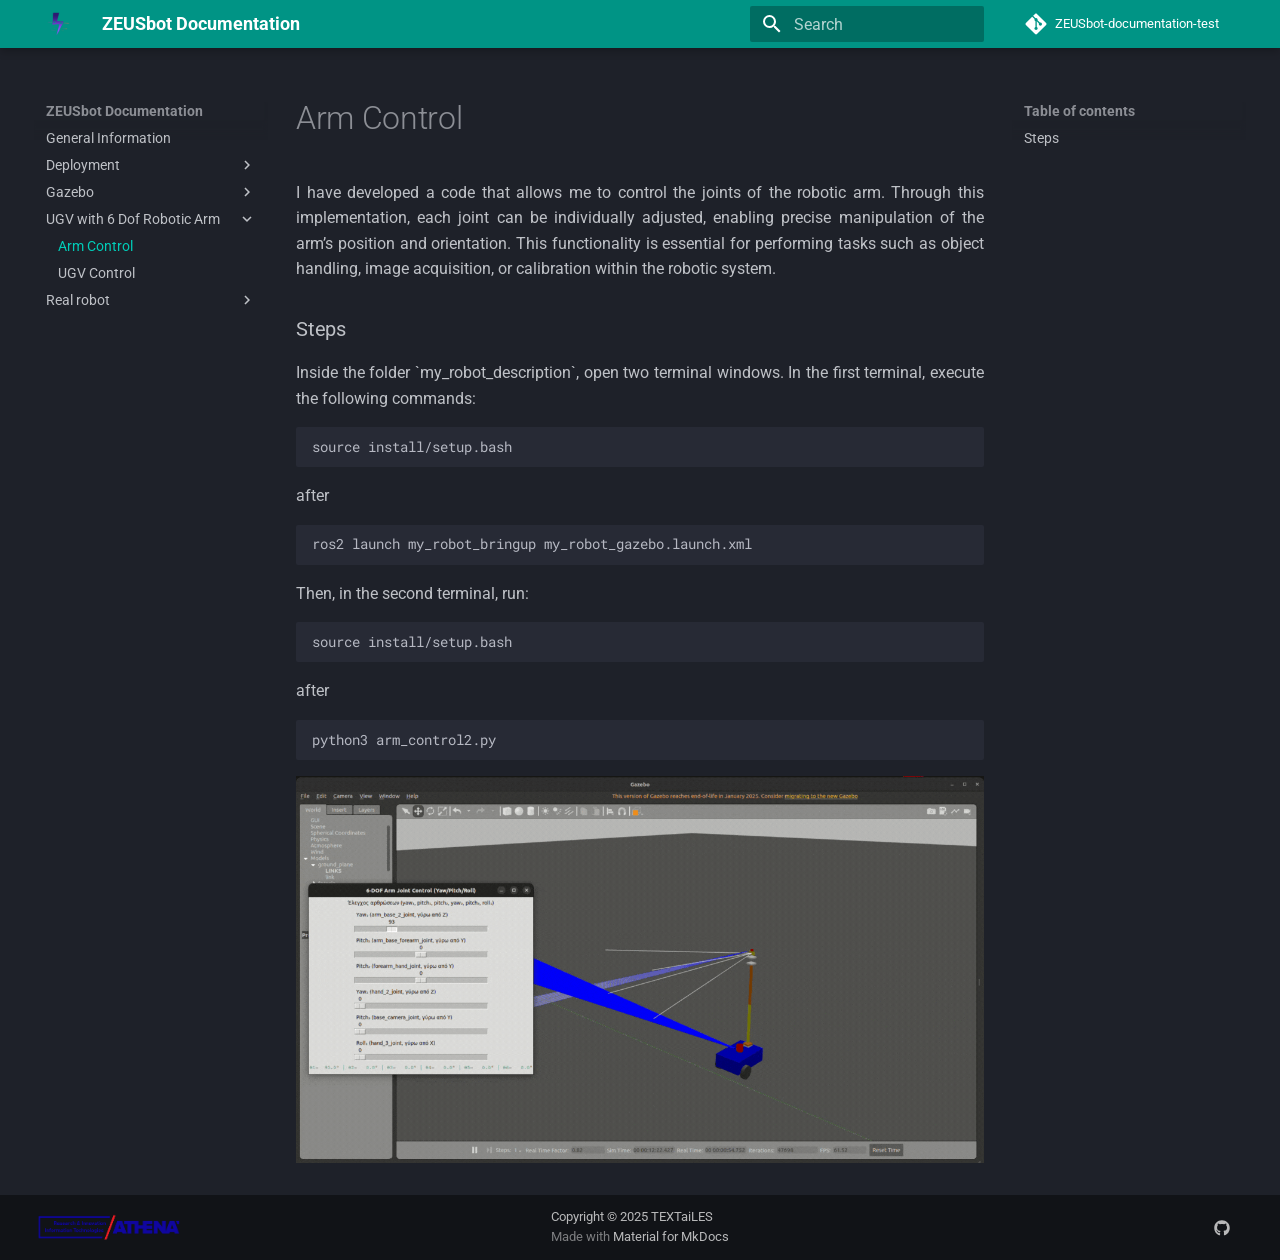
<file: UGV_with_robotic_arm/control_arm/index.html>
<!doctype html>
<html lang="en" class="no-js">
  <head>
    
      <meta charset="utf-8">
      <meta name="viewport" content="width=device-width,initial-scale=1">
      
        <meta name="description" content="ZEUSbot Documentation">
      
      
        <meta name="author" content="Hercules Gousis">
      
      
        <link rel="canonical" href="https://sitename.example/UGV_with_robotic_arm/control_arm/">
      
      
        <link rel="prev" href="../../Gazebo/Object_insertion/">
      
      
        <link rel="next" href="../control_ugv/">
      
      
        
      
      
      <link rel="icon" href="../../assets/zeusbot_5.png">
      <meta name="generator" content="mkdocs-1.6.1, mkdocs-material-9.7.6">
    
    
      
        <title>Arm Control - ZEUSbot Documentation</title>
      
    
    
      <link rel="stylesheet" href="../../assets/stylesheets/main.484c7ddc.min.css">
      
        
        <link rel="stylesheet" href="../../assets/stylesheets/palette.ab4e12ef.min.css">
      
      


    
    
      
    
    
      
        
        
        <link rel="preconnect" href="https://fonts.gstatic.com" crossorigin>
        <link rel="stylesheet" href="https://fonts.googleapis.com/css?family=Roboto:300,300i,400,400i,700,700i%7CRoboto+Mono:400,400i,700,700i&display=fallback">
        <style>:root{--md-text-font:"Roboto";--md-code-font:"Roboto Mono"}</style>
      
    
    
      <link rel="stylesheet" href="../../stylesheets/extra.css">
    
    <script>__md_scope=new URL("../..",location),__md_hash=e=>[...e].reduce(((e,_)=>(e<<5)-e+_.charCodeAt(0)),0),__md_get=(e,_=localStorage,t=__md_scope)=>JSON.parse(_.getItem(t.pathname+"."+e)),__md_set=(e,_,t=localStorage,a=__md_scope)=>{try{t.setItem(a.pathname+"."+e,JSON.stringify(_))}catch(e){}}</script>
    
      

    
    
  </head>
  
  
    
    
    
    
    
    <body dir="ltr" data-md-color-scheme="slate" data-md-color-primary="teal" data-md-color-accent="indigo">
  
    
    <input class="md-toggle" data-md-toggle="drawer" type="checkbox" id="__drawer" autocomplete="off">
    <input class="md-toggle" data-md-toggle="search" type="checkbox" id="__search" autocomplete="off">
    <label class="md-overlay" for="__drawer"></label>
    <div data-md-component="skip">
      
        
        <a href="#arm-control" class="md-skip">
          Skip to content
        </a>
      
    </div>
    <div data-md-component="announce">
      
    </div>
    
    
      

  

<header class="md-header md-header--shadow" data-md-component="header">
  <nav class="md-header__inner md-grid" aria-label="Header">
    <a href="../.." title="ZEUSbot Documentation" class="md-header__button md-logo" aria-label="ZEUSbot Documentation" data-md-component="logo">
      
  <img src="../../assets/zeusbot_5.png" alt="logo">

    </a>
    <label class="md-header__button md-icon" for="__drawer">
      
      <svg xmlns="http://www.w3.org/2000/svg" viewBox="0 0 24 24"><path d="M3 6h18v2H3zm0 5h18v2H3zm0 5h18v2H3z"/></svg>
    </label>
    <div class="md-header__title" data-md-component="header-title">
      <div class="md-header__ellipsis">
        <div class="md-header__topic">
          <span class="md-ellipsis">
            ZEUSbot Documentation
          </span>
        </div>
        <div class="md-header__topic" data-md-component="header-topic">
          <span class="md-ellipsis">
            
              Arm Control
            
          </span>
        </div>
      </div>
    </div>
    
      
    
    
    
    
      
      
        <label class="md-header__button md-icon" for="__search">
          
          <svg xmlns="http://www.w3.org/2000/svg" viewBox="0 0 24 24"><path d="M9.5 3A6.5 6.5 0 0 1 16 9.5c0 1.61-.59 3.09-1.56 4.23l.27.27h.79l5 5-1.5 1.5-5-5v-.79l-.27-.27A6.52 6.52 0 0 1 9.5 16 6.5 6.5 0 0 1 3 9.5 6.5 6.5 0 0 1 9.5 3m0 2C7 5 5 7 5 9.5S7 14 9.5 14 14 12 14 9.5 12 5 9.5 5"/></svg>
        </label>
        <div class="md-search" data-md-component="search" role="dialog">
  <label class="md-search__overlay" for="__search"></label>
  <div class="md-search__inner" role="search">
    <form class="md-search__form" name="search">
      <input type="text" class="md-search__input" name="query" aria-label="Search" placeholder="Search" autocapitalize="off" autocorrect="off" autocomplete="off" spellcheck="false" data-md-component="search-query" required>
      <label class="md-search__icon md-icon" for="__search">
        
        <svg xmlns="http://www.w3.org/2000/svg" viewBox="0 0 24 24"><path d="M9.5 3A6.5 6.5 0 0 1 16 9.5c0 1.61-.59 3.09-1.56 4.23l.27.27h.79l5 5-1.5 1.5-5-5v-.79l-.27-.27A6.52 6.52 0 0 1 9.5 16 6.5 6.5 0 0 1 3 9.5 6.5 6.5 0 0 1 9.5 3m0 2C7 5 5 7 5 9.5S7 14 9.5 14 14 12 14 9.5 12 5 9.5 5"/></svg>
        
        <svg xmlns="http://www.w3.org/2000/svg" viewBox="0 0 24 24"><path d="M20 11v2H8l5.5 5.5-1.42 1.42L4.16 12l7.92-7.92L13.5 5.5 8 11z"/></svg>
      </label>
      <nav class="md-search__options" aria-label="Search">
        
        <button type="reset" class="md-search__icon md-icon" title="Clear" aria-label="Clear" tabindex="-1">
          
          <svg xmlns="http://www.w3.org/2000/svg" viewBox="0 0 24 24"><path d="M19 6.41 17.59 5 12 10.59 6.41 5 5 6.41 10.59 12 5 17.59 6.41 19 12 13.41 17.59 19 19 17.59 13.41 12z"/></svg>
        </button>
      </nav>
      
    </form>
    <div class="md-search__output">
      <div class="md-search__scrollwrap" tabindex="0" data-md-scrollfix>
        <div class="md-search-result" data-md-component="search-result">
          <div class="md-search-result__meta">
            Initializing search
          </div>
          <ol class="md-search-result__list" role="presentation"></ol>
        </div>
      </div>
    </div>
  </div>
</div>
      
    
    
      <div class="md-header__source">
        <a href="https://github.com/TEXTaiLES/ZEUSbot" title="Go to repository" class="md-source" data-md-component="source">
  <div class="md-source__icon md-icon">
    
    <svg xmlns="http://www.w3.org/2000/svg" viewBox="0 0 448 512"><!--! Font Awesome Free 7.1.0 by @fontawesome - https://fontawesome.com License - https://fontawesome.com/license/free (Icons: CC BY 4.0, Fonts: SIL OFL 1.1, Code: MIT License) Copyright 2025 Fonticons, Inc.--><path d="M439.6 236.1 244 40.5c-5.4-5.5-12.8-8.5-20.4-8.5s-15 3-20.4 8.4L162.5 81l51.5 51.5c27.1-9.1 52.7 16.8 43.4 43.7l49.7 49.7c34.2-11.8 61.2 31 35.5 56.7-26.5 26.5-70.2-2.9-56-37.3L240.3 199v121.9c25.3 12.5 22.3 41.8 9.1 55-6.4 6.4-15.2 10.1-24.3 10.1s-17.8-3.6-24.3-10.1c-17.6-17.6-11.1-46.9 11.2-56v-123c-20.8-8.5-24.6-30.7-18.6-45L142.6 101 8.5 235.1C3 240.6 0 247.9 0 255.5s3 15 8.5 20.4l195.6 195.7c5.4 5.4 12.7 8.4 20.4 8.4s15-3 20.4-8.4l194.7-194.7c5.4-5.4 8.4-12.8 8.4-20.4s-3-15-8.4-20.4"/></svg>
  </div>
  <div class="md-source__repository">
    ZEUSbot-documentation-test
  </div>
</a>
      </div>
    
  </nav>
  
</header>
    
    <div class="md-container" data-md-component="container">
      
      
        
          
        
      
      <main class="md-main" data-md-component="main">
        <div class="md-main__inner md-grid">
          
            
              
              <div class="md-sidebar md-sidebar--primary" data-md-component="sidebar" data-md-type="navigation" >
                <div class="md-sidebar__scrollwrap">
                  <div class="md-sidebar__inner">
                    



<nav class="md-nav md-nav--primary" aria-label="Navigation" data-md-level="0">
  <label class="md-nav__title" for="__drawer">
    <a href="../.." title="ZEUSbot Documentation" class="md-nav__button md-logo" aria-label="ZEUSbot Documentation" data-md-component="logo">
      
  <img src="../../assets/zeusbot_5.png" alt="logo">

    </a>
    ZEUSbot Documentation
  </label>
  
    <div class="md-nav__source">
      <a href="https://github.com/TEXTaiLES/ZEUSbot" title="Go to repository" class="md-source" data-md-component="source">
  <div class="md-source__icon md-icon">
    
    <svg xmlns="http://www.w3.org/2000/svg" viewBox="0 0 448 512"><!--! Font Awesome Free 7.1.0 by @fontawesome - https://fontawesome.com License - https://fontawesome.com/license/free (Icons: CC BY 4.0, Fonts: SIL OFL 1.1, Code: MIT License) Copyright 2025 Fonticons, Inc.--><path d="M439.6 236.1 244 40.5c-5.4-5.5-12.8-8.5-20.4-8.5s-15 3-20.4 8.4L162.5 81l51.5 51.5c27.1-9.1 52.7 16.8 43.4 43.7l49.7 49.7c34.2-11.8 61.2 31 35.5 56.7-26.5 26.5-70.2-2.9-56-37.3L240.3 199v121.9c25.3 12.5 22.3 41.8 9.1 55-6.4 6.4-15.2 10.1-24.3 10.1s-17.8-3.6-24.3-10.1c-17.6-17.6-11.1-46.9 11.2-56v-123c-20.8-8.5-24.6-30.7-18.6-45L142.6 101 8.5 235.1C3 240.6 0 247.9 0 255.5s3 15 8.5 20.4l195.6 195.7c5.4 5.4 12.7 8.4 20.4 8.4s15-3 20.4-8.4l194.7-194.7c5.4-5.4 8.4-12.8 8.4-20.4s-3-15-8.4-20.4"/></svg>
  </div>
  <div class="md-source__repository">
    ZEUSbot-documentation-test
  </div>
</a>
    </div>
  
  <ul class="md-nav__list" data-md-scrollfix>
    
      
      
  
  
  
  
    <li class="md-nav__item">
      <a href="../../info/gen_info/" class="md-nav__link">
        
  
  
  <span class="md-ellipsis">
    
  
    General Information
  

    
  </span>
  
  

      </a>
    </li>
  

    
      
      
  
  
  
  
    
    
    
    
    
    <li class="md-nav__item md-nav__item--nested">
      
        
        
        <input class="md-nav__toggle md-toggle " type="checkbox" id="__nav_2" >
        
          
          <label class="md-nav__link" for="__nav_2" id="__nav_2_label" tabindex="0">
            
  
  
  <span class="md-ellipsis">
    
  
    Deployment
  

    
  </span>
  
  

            <span class="md-nav__icon md-icon"></span>
          </label>
        
        <nav class="md-nav" data-md-level="1" aria-labelledby="__nav_2_label" aria-expanded="false">
          <label class="md-nav__title" for="__nav_2">
            <span class="md-nav__icon md-icon"></span>
            
  
    Deployment
  

          </label>
          <ul class="md-nav__list" data-md-scrollfix>
            
              
                
  
  
  
  
    <li class="md-nav__item">
      <a href="../../deployment/installation_basic/" class="md-nav__link">
        
  
  
  <span class="md-ellipsis">
    
  
    Basic Installation
  

    
  </span>
  
  

      </a>
    </li>
  

              
            
              
                
  
  
  
  
    <li class="md-nav__item">
      <a href="../../deployment/Object_detection/" class="md-nav__link">
        
  
  
  <span class="md-ellipsis">
    
  
    Object Detection
  

    
  </span>
  
  

      </a>
    </li>
  

              
            
              
                
  
  
  
  
    <li class="md-nav__item">
      <a href="../../deployment/Data_collection/" class="md-nav__link">
        
  
  
  <span class="md-ellipsis">
    
  
    Data Collection
  

    
  </span>
  
  

      </a>
    </li>
  

              
            
              
                
  
  
  
  
    <li class="md-nav__item">
      <a href="../../deployment/Pose_Tracking_Data_Logs/" class="md-nav__link">
        
  
  
  <span class="md-ellipsis">
    
  
    Pose Tracking Data Logs
  

    
  </span>
  
  

      </a>
    </li>
  

              
            
              
                
  
  
  
  
    <li class="md-nav__item">
      <a href="../../deployment/3D_reconstruction/" class="md-nav__link">
        
  
  
  <span class="md-ellipsis">
    
  
    3D Reconstruction
  

    
  </span>
  
  

      </a>
    </li>
  

              
            
          </ul>
        </nav>
      
    </li>
  

    
      
      
  
  
  
  
    
    
    
    
    
    <li class="md-nav__item md-nav__item--nested">
      
        
        
        <input class="md-nav__toggle md-toggle " type="checkbox" id="__nav_3" >
        
          
          <label class="md-nav__link" for="__nav_3" id="__nav_3_label" tabindex="0">
            
  
  
  <span class="md-ellipsis">
    
  
    Gazebo
  

    
  </span>
  
  

            <span class="md-nav__icon md-icon"></span>
          </label>
        
        <nav class="md-nav" data-md-level="1" aria-labelledby="__nav_3_label" aria-expanded="false">
          <label class="md-nav__title" for="__nav_3">
            <span class="md-nav__icon md-icon"></span>
            
  
    Gazebo
  

          </label>
          <ul class="md-nav__list" data-md-scrollfix>
            
              
                
  
  
  
  
    <li class="md-nav__item">
      <a href="../../Gazebo/World_creation/" class="md-nav__link">
        
  
  
  <span class="md-ellipsis">
    
  
    World Creation
  

    
  </span>
  
  

      </a>
    </li>
  

              
            
              
                
  
  
  
  
    <li class="md-nav__item">
      <a href="../../Gazebo/Object_insertion/" class="md-nav__link">
        
  
  
  <span class="md-ellipsis">
    
  
    Object  Insertion
  

    
  </span>
  
  

      </a>
    </li>
  

              
            
          </ul>
        </nav>
      
    </li>
  

    
      
      
  
  
    
  
  
  
    
    
    
    
    
    <li class="md-nav__item md-nav__item--active md-nav__item--nested">
      
        
        
        <input class="md-nav__toggle md-toggle " type="checkbox" id="__nav_4" checked>
        
          
          <label class="md-nav__link" for="__nav_4" id="__nav_4_label" tabindex="0">
            
  
  
  <span class="md-ellipsis">
    
  
    UGV with 6 Dof Robotic Arm
  

    
  </span>
  
  

            <span class="md-nav__icon md-icon"></span>
          </label>
        
        <nav class="md-nav" data-md-level="1" aria-labelledby="__nav_4_label" aria-expanded="true">
          <label class="md-nav__title" for="__nav_4">
            <span class="md-nav__icon md-icon"></span>
            
  
    UGV with 6 Dof Robotic Arm
  

          </label>
          <ul class="md-nav__list" data-md-scrollfix>
            
              
                
  
  
    
  
  
  
    <li class="md-nav__item md-nav__item--active">
      
      <input class="md-nav__toggle md-toggle" type="checkbox" id="__toc">
      
      
        
      
      
        <label class="md-nav__link md-nav__link--active" for="__toc">
          
  
  
  <span class="md-ellipsis">
    
  
    Arm Control
  

    
  </span>
  
  

          <span class="md-nav__icon md-icon"></span>
        </label>
      
      <a href="./" class="md-nav__link md-nav__link--active">
        
  
  
  <span class="md-ellipsis">
    
  
    Arm Control
  

    
  </span>
  
  

      </a>
      
        

<nav class="md-nav md-nav--secondary" aria-label="Table of contents">
  
  
  
    
  
  
    <label class="md-nav__title" for="__toc">
      <span class="md-nav__icon md-icon"></span>
      Table of contents
    </label>
    <ul class="md-nav__list" data-md-component="toc" data-md-scrollfix>
      
        <li class="md-nav__item">
  <a href="#steps" class="md-nav__link">
    <span class="md-ellipsis">
      
        Steps
      
    </span>
  </a>
  
</li>
      
    </ul>
  
</nav>
      
    </li>
  

              
            
              
                
  
  
  
  
    <li class="md-nav__item">
      <a href="../control_ugv/" class="md-nav__link">
        
  
  
  <span class="md-ellipsis">
    
  
    UGV Control
  

    
  </span>
  
  

      </a>
    </li>
  

              
            
          </ul>
        </nav>
      
    </li>
  

    
      
      
  
  
  
  
    
    
    
    
    
    <li class="md-nav__item md-nav__item--nested">
      
        
        
        <input class="md-nav__toggle md-toggle " type="checkbox" id="__nav_5" >
        
          
          <label class="md-nav__link" for="__nav_5" id="__nav_5_label" tabindex="0">
            
  
  
  <span class="md-ellipsis">
    
  
    Real robot
  

    
  </span>
  
  

            <span class="md-nav__icon md-icon"></span>
          </label>
        
        <nav class="md-nav" data-md-level="1" aria-labelledby="__nav_5_label" aria-expanded="false">
          <label class="md-nav__title" for="__nav_5">
            <span class="md-nav__icon md-icon"></span>
            
  
    Real robot
  

          </label>
          <ul class="md-nav__list" data-md-scrollfix>
            
              
                
  
  
  
  
    <li class="md-nav__item">
      <a href="../../UR5e/control_RDTE/" class="md-nav__link">
        
  
  
  <span class="md-ellipsis">
    
  
    UR5e Control
  

    
  </span>
  
  

      </a>
    </li>
  

              
            
          </ul>
        </nav>
      
    </li>
  

    
  </ul>
</nav>
                  </div>
                </div>
              </div>
            
            
              
              <div class="md-sidebar md-sidebar--secondary" data-md-component="sidebar" data-md-type="toc" >
                <div class="md-sidebar__scrollwrap">
                  <div class="md-sidebar__inner">
                    

<nav class="md-nav md-nav--secondary" aria-label="Table of contents">
  
  
  
    
  
  
    <label class="md-nav__title" for="__toc">
      <span class="md-nav__icon md-icon"></span>
      Table of contents
    </label>
    <ul class="md-nav__list" data-md-component="toc" data-md-scrollfix>
      
        <li class="md-nav__item">
  <a href="#steps" class="md-nav__link">
    <span class="md-ellipsis">
      
        Steps
      
    </span>
  </a>
  
</li>
      
    </ul>
  
</nav>
                  </div>
                </div>
              </div>
            
          
          
            <div class="md-content" data-md-component="content">
              
              <article class="md-content__inner md-typeset">
                
                  


  
  


<h1 id="arm-control">Arm Control</h1>
<p style="text-align: justify;">
I have developed a code that allows me to control the joints of the robotic arm. Through this implementation, each joint can be individually adjusted, enabling precise manipulation of the arm’s position and orientation. This functionality is essential for performing tasks such as object handling, image acquisition, or calibration within the robotic system.
</p>
<h3 id="steps">Steps</h3>
<p style="text-align: justify;">
Inside the folder `my_robot_description`, open two terminal windows.
In the first terminal, execute the following commands:
</p>

<pre><code>source install/setup.bash
</code></pre>
<p>after</p>
<pre><code>ros2 launch my_robot_bringup my_robot_gazebo.launch.xml 
</code></pre>
<p>Then, in the second terminal, run:</p>
<pre><code>source install/setup.bash
</code></pre>
<p>after</p>
<pre><code>python3 arm_control2.py
</code></pre>
<p align="center">
  <img src="../../assets/4.gif" alt="Robot demo" width="700"/>
</p>












                
              </article>
            </div>
          
          
<script>var target=document.getElementById(location.hash.slice(1));target&&target.name&&(target.checked=target.name.startsWith("__tabbed_"))</script>
        </div>
        
      </main>
      
        <footer class="md-footer">
  
  <div class="md-footer-meta md-typeset">
    <div class="md-footer-meta__inner md-grid">
      <div class="md-copyright">
  
    <div class="md-copyright__highlight">
      Copyright &copy; 2025 TEXTaiLES
    </div>
  
  
    Made with
    <a href="https://squidfunk.github.io/mkdocs-material/" target="_blank" rel="noopener">
      Material for MkDocs
    </a>
  
</div>
      
        
<div class="md-social">
  
    
    
    
    
      
      
    
    <a href="https://github.com/HerGousis" target="_blank" rel="noopener" title="github.com" class="md-social__link">
      <svg xmlns="http://www.w3.org/2000/svg" viewBox="0 0 512 512"><!--! Font Awesome Free 7.1.0 by @fontawesome - https://fontawesome.com License - https://fontawesome.com/license/free (Icons: CC BY 4.0, Fonts: SIL OFL 1.1, Code: MIT License) Copyright 2025 Fonticons, Inc.--><path d="M173.9 397.4c0 2-2.3 3.6-5.2 3.6-3.3.3-5.6-1.3-5.6-3.6 0-2 2.3-3.6 5.2-3.6 3-.3 5.6 1.3 5.6 3.6m-31.1-4.5c-.7 2 1.3 4.3 4.3 4.9 2.6 1 5.6 0 6.2-2s-1.3-4.3-4.3-5.2c-2.6-.7-5.5.3-6.2 2.3m44.2-1.7c-2.9.7-4.9 2.6-4.6 4.9.3 2 2.9 3.3 5.9 2.6 2.9-.7 4.9-2.6 4.6-4.6-.3-1.9-3-3.2-5.9-2.9M252.8 8C114.1 8 8 113.3 8 252c0 110.9 69.8 205.8 169.5 239.2 12.8 2.3 17.3-5.6 17.3-12.1 0-6.2-.3-40.4-.3-61.4 0 0-70 15-84.7-29.8 0 0-11.4-29.1-27.8-36.6 0 0-22.9-15.7 1.6-15.4 0 0 24.9 2 38.6 25.8 21.9 38.6 58.6 27.5 72.9 20.9 2.3-16 8.8-27.1 16-33.7-55.9-6.2-112.3-14.3-112.3-110.5 0-27.5 7.6-41.3 23.6-58.9-2.6-6.5-11.1-33.3 2.6-67.9 20.9-6.5 69 27 69 27 20-5.6 41.5-8.5 62.8-8.5s42.8 2.9 62.8 8.5c0 0 48.1-33.6 69-27 13.7 34.7 5.2 61.4 2.6 67.9 16 17.7 25.8 31.5 25.8 58.9 0 96.5-58.9 104.2-114.8 110.5 9.2 7.9 17 22.9 17 46.4 0 33.7-.3 75.4-.3 83.6 0 6.5 4.6 14.4 17.3 12.1C436.2 457.8 504 362.9 504 252 504 113.3 391.5 8 252.8 8M105.2 352.9c-1.3 1-1 3.3.7 5.2 1.6 1.6 3.9 2.3 5.2 1 1.3-1 1-3.3-.7-5.2-1.6-1.6-3.9-2.3-5.2-1m-10.8-8.1c-.7 1.3.3 2.9 2.3 3.9 1.6 1 3.6.7 4.3-.7.7-1.3-.3-2.9-2.3-3.9-2-.6-3.6-.3-4.3.7m32.4 35.6c-1.6 1.3-1 4.3 1.3 6.2 2.3 2.3 5.2 2.6 6.5 1 1.3-1.3.7-4.3-1.3-6.2-2.2-2.3-5.2-2.6-6.5-1m-11.4-14.7c-1.6 1-1.6 3.6 0 5.9s4.3 3.3 5.6 2.3c1.6-1.3 1.6-3.9 0-6.2-1.4-2.3-4-3.3-5.6-2"/></svg>
    </a>
  
</div>
      
    </div>
  </div>
</footer>
      
    </div>
    <div class="md-dialog" data-md-component="dialog">
      <div class="md-dialog__inner md-typeset"></div>
    </div>
    
    
    
      
      
      <script id="__config" type="application/json">{"annotate": null, "base": "../..", "features": [], "search": "../../assets/javascripts/workers/search.2c215733.min.js", "tags": null, "translations": {"clipboard.copied": "Copied to clipboard", "clipboard.copy": "Copy to clipboard", "search.result.more.one": "1 more on this page", "search.result.more.other": "# more on this page", "search.result.none": "No matching documents", "search.result.one": "1 matching document", "search.result.other": "# matching documents", "search.result.placeholder": "Type to start searching", "search.result.term.missing": "Missing", "select.version": "Select version"}, "version": null}</script>
    
    
      <script src="../../assets/javascripts/bundle.79ae519e.min.js"></script>
      
        <script src="../../javascripts/extra.js"></script>
      
    
  </body>
</html>
</file>
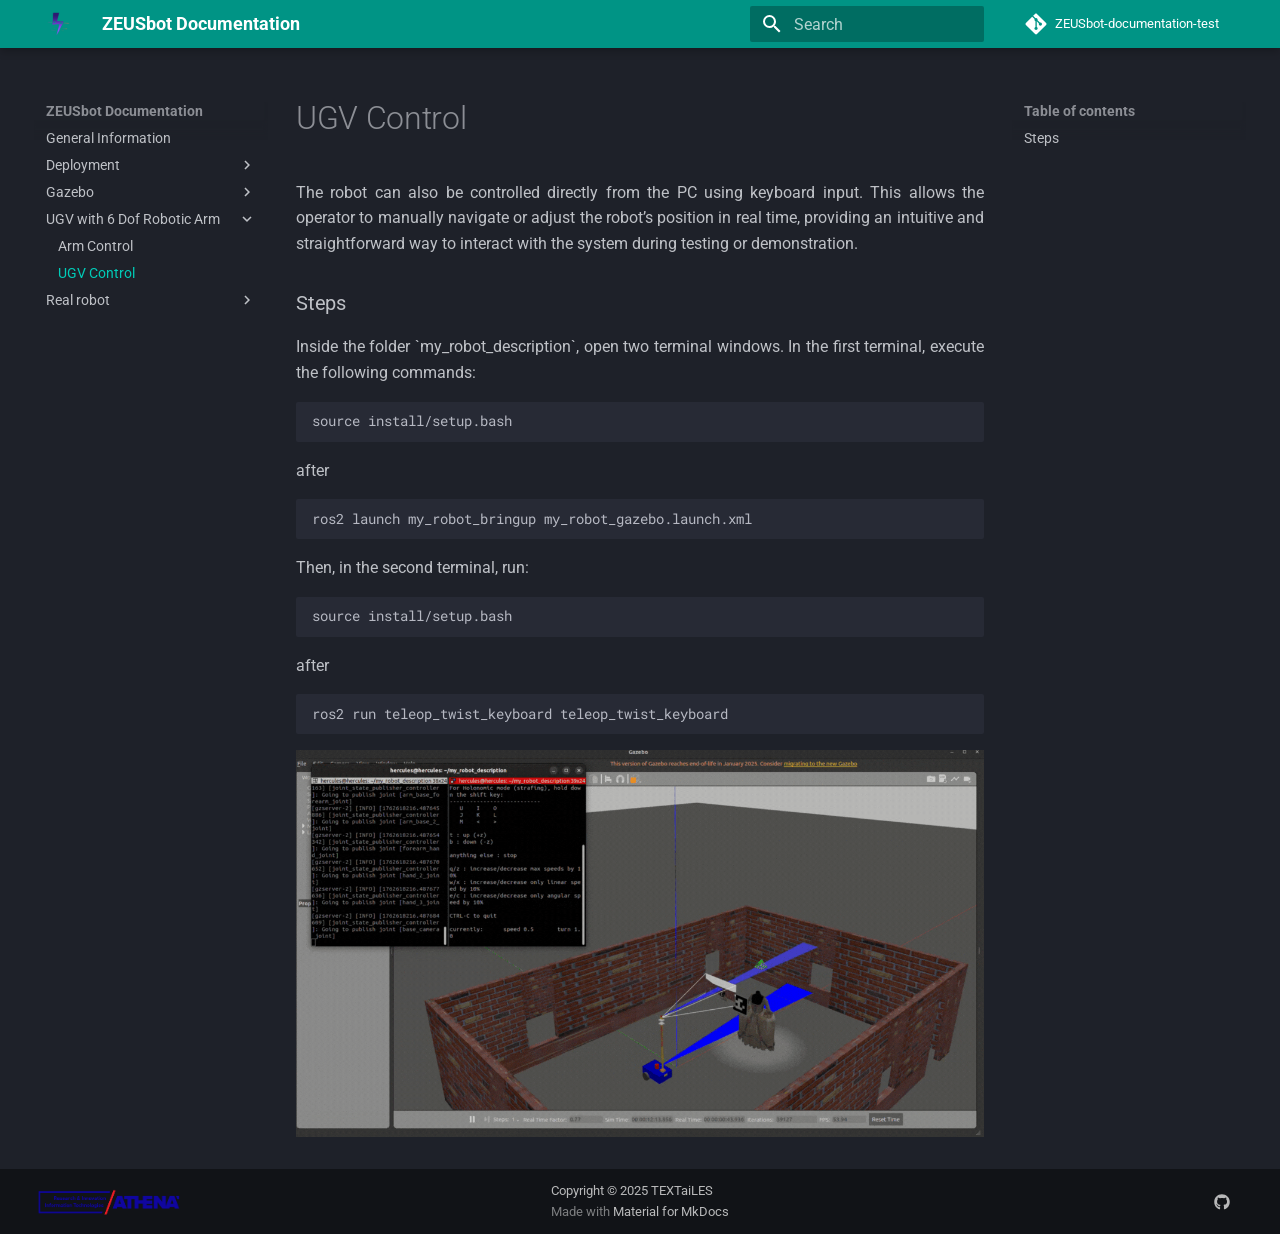
<file: UGV_with_robotic_arm/control_ugv/index.html>
<!doctype html>
<html lang="en" class="no-js">
  <head>
    
      <meta charset="utf-8">
      <meta name="viewport" content="width=device-width,initial-scale=1">
      
        <meta name="description" content="ZEUSbot Documentation">
      
      
        <meta name="author" content="Hercules Gousis">
      
      
        <link rel="canonical" href="https://sitename.example/UGV_with_robotic_arm/control_ugv/">
      
      
        <link rel="prev" href="../control_arm/">
      
      
        <link rel="next" href="../../UR5e/control_RDTE/">
      
      
        
      
      
      <link rel="icon" href="../../assets/zeusbot_5.png">
      <meta name="generator" content="mkdocs-1.6.1, mkdocs-material-9.7.6">
    
    
      
        <title>UGV Control - ZEUSbot Documentation</title>
      
    
    
      <link rel="stylesheet" href="../../assets/stylesheets/main.484c7ddc.min.css">
      
        
        <link rel="stylesheet" href="../../assets/stylesheets/palette.ab4e12ef.min.css">
      
      


    
    
      
    
    
      
        
        
        <link rel="preconnect" href="https://fonts.gstatic.com" crossorigin>
        <link rel="stylesheet" href="https://fonts.googleapis.com/css?family=Roboto:300,300i,400,400i,700,700i%7CRoboto+Mono:400,400i,700,700i&display=fallback">
        <style>:root{--md-text-font:"Roboto";--md-code-font:"Roboto Mono"}</style>
      
    
    
      <link rel="stylesheet" href="../../stylesheets/extra.css">
    
    <script>__md_scope=new URL("../..",location),__md_hash=e=>[...e].reduce(((e,_)=>(e<<5)-e+_.charCodeAt(0)),0),__md_get=(e,_=localStorage,t=__md_scope)=>JSON.parse(_.getItem(t.pathname+"."+e)),__md_set=(e,_,t=localStorage,a=__md_scope)=>{try{t.setItem(a.pathname+"."+e,JSON.stringify(_))}catch(e){}}</script>
    
      

    
    
  </head>
  
  
    
    
    
    
    
    <body dir="ltr" data-md-color-scheme="slate" data-md-color-primary="teal" data-md-color-accent="indigo">
  
    
    <input class="md-toggle" data-md-toggle="drawer" type="checkbox" id="__drawer" autocomplete="off">
    <input class="md-toggle" data-md-toggle="search" type="checkbox" id="__search" autocomplete="off">
    <label class="md-overlay" for="__drawer"></label>
    <div data-md-component="skip">
      
        
        <a href="#ugv-control" class="md-skip">
          Skip to content
        </a>
      
    </div>
    <div data-md-component="announce">
      
    </div>
    
    
      

  

<header class="md-header md-header--shadow" data-md-component="header">
  <nav class="md-header__inner md-grid" aria-label="Header">
    <a href="../.." title="ZEUSbot Documentation" class="md-header__button md-logo" aria-label="ZEUSbot Documentation" data-md-component="logo">
      
  <img src="../../assets/zeusbot_5.png" alt="logo">

    </a>
    <label class="md-header__button md-icon" for="__drawer">
      
      <svg xmlns="http://www.w3.org/2000/svg" viewBox="0 0 24 24"><path d="M3 6h18v2H3zm0 5h18v2H3zm0 5h18v2H3z"/></svg>
    </label>
    <div class="md-header__title" data-md-component="header-title">
      <div class="md-header__ellipsis">
        <div class="md-header__topic">
          <span class="md-ellipsis">
            ZEUSbot Documentation
          </span>
        </div>
        <div class="md-header__topic" data-md-component="header-topic">
          <span class="md-ellipsis">
            
              UGV Control
            
          </span>
        </div>
      </div>
    </div>
    
      
    
    
    
    
      
      
        <label class="md-header__button md-icon" for="__search">
          
          <svg xmlns="http://www.w3.org/2000/svg" viewBox="0 0 24 24"><path d="M9.5 3A6.5 6.5 0 0 1 16 9.5c0 1.61-.59 3.09-1.56 4.23l.27.27h.79l5 5-1.5 1.5-5-5v-.79l-.27-.27A6.52 6.52 0 0 1 9.5 16 6.5 6.5 0 0 1 3 9.5 6.5 6.5 0 0 1 9.5 3m0 2C7 5 5 7 5 9.5S7 14 9.5 14 14 12 14 9.5 12 5 9.5 5"/></svg>
        </label>
        <div class="md-search" data-md-component="search" role="dialog">
  <label class="md-search__overlay" for="__search"></label>
  <div class="md-search__inner" role="search">
    <form class="md-search__form" name="search">
      <input type="text" class="md-search__input" name="query" aria-label="Search" placeholder="Search" autocapitalize="off" autocorrect="off" autocomplete="off" spellcheck="false" data-md-component="search-query" required>
      <label class="md-search__icon md-icon" for="__search">
        
        <svg xmlns="http://www.w3.org/2000/svg" viewBox="0 0 24 24"><path d="M9.5 3A6.5 6.5 0 0 1 16 9.5c0 1.61-.59 3.09-1.56 4.23l.27.27h.79l5 5-1.5 1.5-5-5v-.79l-.27-.27A6.52 6.52 0 0 1 9.5 16 6.5 6.5 0 0 1 3 9.5 6.5 6.5 0 0 1 9.5 3m0 2C7 5 5 7 5 9.5S7 14 9.5 14 14 12 14 9.5 12 5 9.5 5"/></svg>
        
        <svg xmlns="http://www.w3.org/2000/svg" viewBox="0 0 24 24"><path d="M20 11v2H8l5.5 5.5-1.42 1.42L4.16 12l7.92-7.92L13.5 5.5 8 11z"/></svg>
      </label>
      <nav class="md-search__options" aria-label="Search">
        
        <button type="reset" class="md-search__icon md-icon" title="Clear" aria-label="Clear" tabindex="-1">
          
          <svg xmlns="http://www.w3.org/2000/svg" viewBox="0 0 24 24"><path d="M19 6.41 17.59 5 12 10.59 6.41 5 5 6.41 10.59 12 5 17.59 6.41 19 12 13.41 17.59 19 19 17.59 13.41 12z"/></svg>
        </button>
      </nav>
      
    </form>
    <div class="md-search__output">
      <div class="md-search__scrollwrap" tabindex="0" data-md-scrollfix>
        <div class="md-search-result" data-md-component="search-result">
          <div class="md-search-result__meta">
            Initializing search
          </div>
          <ol class="md-search-result__list" role="presentation"></ol>
        </div>
      </div>
    </div>
  </div>
</div>
      
    
    
      <div class="md-header__source">
        <a href="https://github.com/TEXTaiLES/ZEUSbot" title="Go to repository" class="md-source" data-md-component="source">
  <div class="md-source__icon md-icon">
    
    <svg xmlns="http://www.w3.org/2000/svg" viewBox="0 0 448 512"><!--! Font Awesome Free 7.1.0 by @fontawesome - https://fontawesome.com License - https://fontawesome.com/license/free (Icons: CC BY 4.0, Fonts: SIL OFL 1.1, Code: MIT License) Copyright 2025 Fonticons, Inc.--><path d="M439.6 236.1 244 40.5c-5.4-5.5-12.8-8.5-20.4-8.5s-15 3-20.4 8.4L162.5 81l51.5 51.5c27.1-9.1 52.7 16.8 43.4 43.7l49.7 49.7c34.2-11.8 61.2 31 35.5 56.7-26.5 26.5-70.2-2.9-56-37.3L240.3 199v121.9c25.3 12.5 22.3 41.8 9.1 55-6.4 6.4-15.2 10.1-24.3 10.1s-17.8-3.6-24.3-10.1c-17.6-17.6-11.1-46.9 11.2-56v-123c-20.8-8.5-24.6-30.7-18.6-45L142.6 101 8.5 235.1C3 240.6 0 247.9 0 255.5s3 15 8.5 20.4l195.6 195.7c5.4 5.4 12.7 8.4 20.4 8.4s15-3 20.4-8.4l194.7-194.7c5.4-5.4 8.4-12.8 8.4-20.4s-3-15-8.4-20.4"/></svg>
  </div>
  <div class="md-source__repository">
    ZEUSbot-documentation-test
  </div>
</a>
      </div>
    
  </nav>
  
</header>
    
    <div class="md-container" data-md-component="container">
      
      
        
          
        
      
      <main class="md-main" data-md-component="main">
        <div class="md-main__inner md-grid">
          
            
              
              <div class="md-sidebar md-sidebar--primary" data-md-component="sidebar" data-md-type="navigation" >
                <div class="md-sidebar__scrollwrap">
                  <div class="md-sidebar__inner">
                    



<nav class="md-nav md-nav--primary" aria-label="Navigation" data-md-level="0">
  <label class="md-nav__title" for="__drawer">
    <a href="../.." title="ZEUSbot Documentation" class="md-nav__button md-logo" aria-label="ZEUSbot Documentation" data-md-component="logo">
      
  <img src="../../assets/zeusbot_5.png" alt="logo">

    </a>
    ZEUSbot Documentation
  </label>
  
    <div class="md-nav__source">
      <a href="https://github.com/TEXTaiLES/ZEUSbot" title="Go to repository" class="md-source" data-md-component="source">
  <div class="md-source__icon md-icon">
    
    <svg xmlns="http://www.w3.org/2000/svg" viewBox="0 0 448 512"><!--! Font Awesome Free 7.1.0 by @fontawesome - https://fontawesome.com License - https://fontawesome.com/license/free (Icons: CC BY 4.0, Fonts: SIL OFL 1.1, Code: MIT License) Copyright 2025 Fonticons, Inc.--><path d="M439.6 236.1 244 40.5c-5.4-5.5-12.8-8.5-20.4-8.5s-15 3-20.4 8.4L162.5 81l51.5 51.5c27.1-9.1 52.7 16.8 43.4 43.7l49.7 49.7c34.2-11.8 61.2 31 35.5 56.7-26.5 26.5-70.2-2.9-56-37.3L240.3 199v121.9c25.3 12.5 22.3 41.8 9.1 55-6.4 6.4-15.2 10.1-24.3 10.1s-17.8-3.6-24.3-10.1c-17.6-17.6-11.1-46.9 11.2-56v-123c-20.8-8.5-24.6-30.7-18.6-45L142.6 101 8.5 235.1C3 240.6 0 247.9 0 255.5s3 15 8.5 20.4l195.6 195.7c5.4 5.4 12.7 8.4 20.4 8.4s15-3 20.4-8.4l194.7-194.7c5.4-5.4 8.4-12.8 8.4-20.4s-3-15-8.4-20.4"/></svg>
  </div>
  <div class="md-source__repository">
    ZEUSbot-documentation-test
  </div>
</a>
    </div>
  
  <ul class="md-nav__list" data-md-scrollfix>
    
      
      
  
  
  
  
    <li class="md-nav__item">
      <a href="../../info/gen_info/" class="md-nav__link">
        
  
  
  <span class="md-ellipsis">
    
  
    General Information
  

    
  </span>
  
  

      </a>
    </li>
  

    
      
      
  
  
  
  
    
    
    
    
    
    <li class="md-nav__item md-nav__item--nested">
      
        
        
        <input class="md-nav__toggle md-toggle " type="checkbox" id="__nav_2" >
        
          
          <label class="md-nav__link" for="__nav_2" id="__nav_2_label" tabindex="0">
            
  
  
  <span class="md-ellipsis">
    
  
    Deployment
  

    
  </span>
  
  

            <span class="md-nav__icon md-icon"></span>
          </label>
        
        <nav class="md-nav" data-md-level="1" aria-labelledby="__nav_2_label" aria-expanded="false">
          <label class="md-nav__title" for="__nav_2">
            <span class="md-nav__icon md-icon"></span>
            
  
    Deployment
  

          </label>
          <ul class="md-nav__list" data-md-scrollfix>
            
              
                
  
  
  
  
    <li class="md-nav__item">
      <a href="../../deployment/installation_basic/" class="md-nav__link">
        
  
  
  <span class="md-ellipsis">
    
  
    Basic Installation
  

    
  </span>
  
  

      </a>
    </li>
  

              
            
              
                
  
  
  
  
    <li class="md-nav__item">
      <a href="../../deployment/Object_detection/" class="md-nav__link">
        
  
  
  <span class="md-ellipsis">
    
  
    Object Detection
  

    
  </span>
  
  

      </a>
    </li>
  

              
            
              
                
  
  
  
  
    <li class="md-nav__item">
      <a href="../../deployment/Data_collection/" class="md-nav__link">
        
  
  
  <span class="md-ellipsis">
    
  
    Data Collection
  

    
  </span>
  
  

      </a>
    </li>
  

              
            
              
                
  
  
  
  
    <li class="md-nav__item">
      <a href="../../deployment/Pose_Tracking_Data_Logs/" class="md-nav__link">
        
  
  
  <span class="md-ellipsis">
    
  
    Pose Tracking Data Logs
  

    
  </span>
  
  

      </a>
    </li>
  

              
            
              
                
  
  
  
  
    <li class="md-nav__item">
      <a href="../../deployment/3D_reconstruction/" class="md-nav__link">
        
  
  
  <span class="md-ellipsis">
    
  
    3D Reconstruction
  

    
  </span>
  
  

      </a>
    </li>
  

              
            
          </ul>
        </nav>
      
    </li>
  

    
      
      
  
  
  
  
    
    
    
    
    
    <li class="md-nav__item md-nav__item--nested">
      
        
        
        <input class="md-nav__toggle md-toggle " type="checkbox" id="__nav_3" >
        
          
          <label class="md-nav__link" for="__nav_3" id="__nav_3_label" tabindex="0">
            
  
  
  <span class="md-ellipsis">
    
  
    Gazebo
  

    
  </span>
  
  

            <span class="md-nav__icon md-icon"></span>
          </label>
        
        <nav class="md-nav" data-md-level="1" aria-labelledby="__nav_3_label" aria-expanded="false">
          <label class="md-nav__title" for="__nav_3">
            <span class="md-nav__icon md-icon"></span>
            
  
    Gazebo
  

          </label>
          <ul class="md-nav__list" data-md-scrollfix>
            
              
                
  
  
  
  
    <li class="md-nav__item">
      <a href="../../Gazebo/World_creation/" class="md-nav__link">
        
  
  
  <span class="md-ellipsis">
    
  
    World Creation
  

    
  </span>
  
  

      </a>
    </li>
  

              
            
              
                
  
  
  
  
    <li class="md-nav__item">
      <a href="../../Gazebo/Object_insertion/" class="md-nav__link">
        
  
  
  <span class="md-ellipsis">
    
  
    Object  Insertion
  

    
  </span>
  
  

      </a>
    </li>
  

              
            
          </ul>
        </nav>
      
    </li>
  

    
      
      
  
  
    
  
  
  
    
    
    
    
    
    <li class="md-nav__item md-nav__item--active md-nav__item--nested">
      
        
        
        <input class="md-nav__toggle md-toggle " type="checkbox" id="__nav_4" checked>
        
          
          <label class="md-nav__link" for="__nav_4" id="__nav_4_label" tabindex="0">
            
  
  
  <span class="md-ellipsis">
    
  
    UGV with 6 Dof Robotic Arm
  

    
  </span>
  
  

            <span class="md-nav__icon md-icon"></span>
          </label>
        
        <nav class="md-nav" data-md-level="1" aria-labelledby="__nav_4_label" aria-expanded="true">
          <label class="md-nav__title" for="__nav_4">
            <span class="md-nav__icon md-icon"></span>
            
  
    UGV with 6 Dof Robotic Arm
  

          </label>
          <ul class="md-nav__list" data-md-scrollfix>
            
              
                
  
  
  
  
    <li class="md-nav__item">
      <a href="../control_arm/" class="md-nav__link">
        
  
  
  <span class="md-ellipsis">
    
  
    Arm Control
  

    
  </span>
  
  

      </a>
    </li>
  

              
            
              
                
  
  
    
  
  
  
    <li class="md-nav__item md-nav__item--active">
      
      <input class="md-nav__toggle md-toggle" type="checkbox" id="__toc">
      
      
        
      
      
        <label class="md-nav__link md-nav__link--active" for="__toc">
          
  
  
  <span class="md-ellipsis">
    
  
    UGV Control
  

    
  </span>
  
  

          <span class="md-nav__icon md-icon"></span>
        </label>
      
      <a href="./" class="md-nav__link md-nav__link--active">
        
  
  
  <span class="md-ellipsis">
    
  
    UGV Control
  

    
  </span>
  
  

      </a>
      
        

<nav class="md-nav md-nav--secondary" aria-label="Table of contents">
  
  
  
    
  
  
    <label class="md-nav__title" for="__toc">
      <span class="md-nav__icon md-icon"></span>
      Table of contents
    </label>
    <ul class="md-nav__list" data-md-component="toc" data-md-scrollfix>
      
        <li class="md-nav__item">
  <a href="#steps" class="md-nav__link">
    <span class="md-ellipsis">
      
        Steps
      
    </span>
  </a>
  
</li>
      
    </ul>
  
</nav>
      
    </li>
  

              
            
          </ul>
        </nav>
      
    </li>
  

    
      
      
  
  
  
  
    
    
    
    
    
    <li class="md-nav__item md-nav__item--nested">
      
        
        
        <input class="md-nav__toggle md-toggle " type="checkbox" id="__nav_5" >
        
          
          <label class="md-nav__link" for="__nav_5" id="__nav_5_label" tabindex="0">
            
  
  
  <span class="md-ellipsis">
    
  
    Real robot
  

    
  </span>
  
  

            <span class="md-nav__icon md-icon"></span>
          </label>
        
        <nav class="md-nav" data-md-level="1" aria-labelledby="__nav_5_label" aria-expanded="false">
          <label class="md-nav__title" for="__nav_5">
            <span class="md-nav__icon md-icon"></span>
            
  
    Real robot
  

          </label>
          <ul class="md-nav__list" data-md-scrollfix>
            
              
                
  
  
  
  
    <li class="md-nav__item">
      <a href="../../UR5e/control_RDTE/" class="md-nav__link">
        
  
  
  <span class="md-ellipsis">
    
  
    UR5e Control
  

    
  </span>
  
  

      </a>
    </li>
  

              
            
          </ul>
        </nav>
      
    </li>
  

    
  </ul>
</nav>
                  </div>
                </div>
              </div>
            
            
              
              <div class="md-sidebar md-sidebar--secondary" data-md-component="sidebar" data-md-type="toc" >
                <div class="md-sidebar__scrollwrap">
                  <div class="md-sidebar__inner">
                    

<nav class="md-nav md-nav--secondary" aria-label="Table of contents">
  
  
  
    
  
  
    <label class="md-nav__title" for="__toc">
      <span class="md-nav__icon md-icon"></span>
      Table of contents
    </label>
    <ul class="md-nav__list" data-md-component="toc" data-md-scrollfix>
      
        <li class="md-nav__item">
  <a href="#steps" class="md-nav__link">
    <span class="md-ellipsis">
      
        Steps
      
    </span>
  </a>
  
</li>
      
    </ul>
  
</nav>
                  </div>
                </div>
              </div>
            
          
          
            <div class="md-content" data-md-component="content">
              
              <article class="md-content__inner md-typeset">
                
                  


  
  


<h1 id="ugv-control">UGV Control</h1>
<p style="text-align: justify;">
The robot can also be controlled directly from the PC using keyboard input. This allows the operator to manually navigate or adjust the robot’s position in real time, providing an intuitive and straightforward way to interact with the system during testing or demonstration.
</p>
<h3 id="steps">Steps</h3>
<p style="text-align: justify;">
Inside the folder `my_robot_description`, open two terminal windows.
In the first terminal, execute the following commands:
</p>

<pre><code>source install/setup.bash
</code></pre>
<p>after</p>
<pre><code>ros2 launch my_robot_bringup my_robot_gazebo.launch.xml 
</code></pre>
<p>Then, in the second terminal, run:</p>
<pre><code>source install/setup.bash
</code></pre>
<p>after</p>
<pre><code>ros2 run teleop_twist_keyboard teleop_twist_keyboard 
</code></pre>
<p align="center">
  <img src="../../assets/5.gif" alt="Robot demo" width="700"/>
</p>












                
              </article>
            </div>
          
          
<script>var target=document.getElementById(location.hash.slice(1));target&&target.name&&(target.checked=target.name.startsWith("__tabbed_"))</script>
        </div>
        
      </main>
      
        <footer class="md-footer">
  
  <div class="md-footer-meta md-typeset">
    <div class="md-footer-meta__inner md-grid">
      <div class="md-copyright">
  
    <div class="md-copyright__highlight">
      Copyright &copy; 2025 TEXTaiLES
    </div>
  
  
    Made with
    <a href="https://squidfunk.github.io/mkdocs-material/" target="_blank" rel="noopener">
      Material for MkDocs
    </a>
  
</div>
      
        
<div class="md-social">
  
    
    
    
    
      
      
    
    <a href="https://github.com/HerGousis" target="_blank" rel="noopener" title="github.com" class="md-social__link">
      <svg xmlns="http://www.w3.org/2000/svg" viewBox="0 0 512 512"><!--! Font Awesome Free 7.1.0 by @fontawesome - https://fontawesome.com License - https://fontawesome.com/license/free (Icons: CC BY 4.0, Fonts: SIL OFL 1.1, Code: MIT License) Copyright 2025 Fonticons, Inc.--><path d="M173.9 397.4c0 2-2.3 3.6-5.2 3.6-3.3.3-5.6-1.3-5.6-3.6 0-2 2.3-3.6 5.2-3.6 3-.3 5.6 1.3 5.6 3.6m-31.1-4.5c-.7 2 1.3 4.3 4.3 4.9 2.6 1 5.6 0 6.2-2s-1.3-4.3-4.3-5.2c-2.6-.7-5.5.3-6.2 2.3m44.2-1.7c-2.9.7-4.9 2.6-4.6 4.9.3 2 2.9 3.3 5.9 2.6 2.9-.7 4.9-2.6 4.6-4.6-.3-1.9-3-3.2-5.9-2.9M252.8 8C114.1 8 8 113.3 8 252c0 110.9 69.8 205.8 169.5 239.2 12.8 2.3 17.3-5.6 17.3-12.1 0-6.2-.3-40.4-.3-61.4 0 0-70 15-84.7-29.8 0 0-11.4-29.1-27.8-36.6 0 0-22.9-15.7 1.6-15.4 0 0 24.9 2 38.6 25.8 21.9 38.6 58.6 27.5 72.9 20.9 2.3-16 8.8-27.1 16-33.7-55.9-6.2-112.3-14.3-112.3-110.5 0-27.5 7.6-41.3 23.6-58.9-2.6-6.5-11.1-33.3 2.6-67.9 20.9-6.5 69 27 69 27 20-5.6 41.5-8.5 62.8-8.5s42.8 2.9 62.8 8.5c0 0 48.1-33.6 69-27 13.7 34.7 5.2 61.4 2.6 67.9 16 17.7 25.8 31.5 25.8 58.9 0 96.5-58.9 104.2-114.8 110.5 9.2 7.9 17 22.9 17 46.4 0 33.7-.3 75.4-.3 83.6 0 6.5 4.6 14.4 17.3 12.1C436.2 457.8 504 362.9 504 252 504 113.3 391.5 8 252.8 8M105.2 352.9c-1.3 1-1 3.3.7 5.2 1.6 1.6 3.9 2.3 5.2 1 1.3-1 1-3.3-.7-5.2-1.6-1.6-3.9-2.3-5.2-1m-10.8-8.1c-.7 1.3.3 2.9 2.3 3.9 1.6 1 3.6.7 4.3-.7.7-1.3-.3-2.9-2.3-3.9-2-.6-3.6-.3-4.3.7m32.4 35.6c-1.6 1.3-1 4.3 1.3 6.2 2.3 2.3 5.2 2.6 6.5 1 1.3-1.3.7-4.3-1.3-6.2-2.2-2.3-5.2-2.6-6.5-1m-11.4-14.7c-1.6 1-1.6 3.6 0 5.9s4.3 3.3 5.6 2.3c1.6-1.3 1.6-3.9 0-6.2-1.4-2.3-4-3.3-5.6-2"/></svg>
    </a>
  
</div>
      
    </div>
  </div>
</footer>
      
    </div>
    <div class="md-dialog" data-md-component="dialog">
      <div class="md-dialog__inner md-typeset"></div>
    </div>
    
    
    
      
      
      <script id="__config" type="application/json">{"annotate": null, "base": "../..", "features": [], "search": "../../assets/javascripts/workers/search.2c215733.min.js", "tags": null, "translations": {"clipboard.copied": "Copied to clipboard", "clipboard.copy": "Copy to clipboard", "search.result.more.one": "1 more on this page", "search.result.more.other": "# more on this page", "search.result.none": "No matching documents", "search.result.one": "1 matching document", "search.result.other": "# matching documents", "search.result.placeholder": "Type to start searching", "search.result.term.missing": "Missing", "select.version": "Select version"}, "version": null}</script>
    
    
      <script src="../../assets/javascripts/bundle.79ae519e.min.js"></script>
      
        <script src="../../javascripts/extra.js"></script>
      
    
  </body>
</html>
</file>
<file: stylesheets/extra.css>
.md-footer-meta__inner {
  display: grid;
  grid-template-columns: 1fr auto 1fr;
  align-items: center;
  position: relative;
}

.md-footer-meta__inner::before {
  content: "";
  grid-column: 1;
  justify-self: start;
  display: block;
  width: 300px;
  height: 50px;
  margin: 0;
  background: url("../assets/athenarc-logo.png") no-repeat left center / contain;
  opacity: 1;
  cursor: pointer;
}

.md-footer-meta__inner::after {
  content: "";
  position: absolute;
  left: 0;
  width: 300px;
  height: 50px;
  cursor: pointer;
}

.md-footer-copyright {
  grid-column: 2;
  justify-self: center;
  text-align: center;
}

.md-social {
  grid-column: 3;
  justify-self: end;
}

@media (max-width: 600px) {
  .md-footer-meta__inner::before {
    width: 96px;
    height: 28px;
  }
  
  .md-footer-meta__inner::after {
    width: 96px;
    height: 28px;
  }
}
</file>
<file: assets/stylesheets/main.484c7ddc.min.css>
@charset "UTF-8";html{-webkit-text-size-adjust:none;-moz-text-size-adjust:none;text-size-adjust:none;box-sizing:border-box}*,:after,:before{box-sizing:inherit}@media (prefers-reduced-motion){*,:after,:before{transition:none!important}}body{margin:0}a,button,input,label{-webkit-tap-highlight-color:transparent}a{color:inherit;text-decoration:none}hr{border:0;box-sizing:initial;display:block;height:.05rem;overflow:visible;padding:0}small{font-size:80%}sub,sup{line-height:1em}img{border-style:none}table{border-collapse:initial;border-spacing:0}td,th{font-weight:400;vertical-align:top}button{background:#0000;border:0;font-family:inherit;font-size:inherit;margin:0;padding:0}input{border:0;outline:none}:root{--md-primary-fg-color:#4051b5;--md-primary-fg-color--light:#5d6cc0;--md-primary-fg-color--dark:#303fa1;--md-primary-bg-color:#fff;--md-primary-bg-color--light:#ffffffb3;--md-accent-fg-color:#526cfe;--md-accent-fg-color--transparent:#526cfe1a;--md-accent-bg-color:#fff;--md-accent-bg-color--light:#ffffffb3}[data-md-color-scheme=default]{color-scheme:light}[data-md-color-scheme=default] img[src$="#gh-dark-mode-only"],[data-md-color-scheme=default] img[src$="#only-dark"]{display:none}:root,[data-md-color-scheme=default]{--md-hue:225deg;--md-default-fg-color:#000000de;--md-default-fg-color--light:#0000008a;--md-default-fg-color--lighter:#00000052;--md-default-fg-color--lightest:#00000012;--md-default-bg-color:#fff;--md-default-bg-color--light:#ffffffb3;--md-default-bg-color--lighter:#ffffff4d;--md-default-bg-color--lightest:#ffffff1f;--md-code-fg-color:#36464e;--md-code-bg-color:#f5f5f5;--md-code-bg-color--light:#f5f5f5b3;--md-code-bg-color--lighter:#f5f5f54d;--md-code-hl-color:#4287ff;--md-code-hl-color--light:#4287ff1a;--md-code-hl-number-color:#d52a2a;--md-code-hl-special-color:#db1457;--md-code-hl-function-color:#a846b9;--md-code-hl-constant-color:#6e59d9;--md-code-hl-keyword-color:#3f6ec6;--md-code-hl-string-color:#1c7d4d;--md-code-hl-name-color:var(--md-code-fg-color);--md-code-hl-operator-color:var(--md-default-fg-color--light);--md-code-hl-punctuation-color:var(--md-default-fg-color--light);--md-code-hl-comment-color:var(--md-default-fg-color--light);--md-code-hl-generic-color:var(--md-default-fg-color--light);--md-code-hl-variable-color:var(--md-default-fg-color--light);--md-typeset-color:var(--md-default-fg-color);--md-typeset-a-color:var(--md-primary-fg-color);--md-typeset-del-color:#f5503d26;--md-typeset-ins-color:#0bd57026;--md-typeset-kbd-color:#fafafa;--md-typeset-kbd-accent-color:#fff;--md-typeset-kbd-border-color:#b8b8b8;--md-typeset-mark-color:#ffff0080;--md-typeset-table-color:#0000001f;--md-typeset-table-color--light:rgba(0,0,0,.035);--md-admonition-fg-color:var(--md-default-fg-color);--md-admonition-bg-color:var(--md-default-bg-color);--md-warning-fg-color:#000000de;--md-warning-bg-color:#ff9;--md-footer-fg-color:#fff;--md-footer-fg-color--light:#ffffffb3;--md-footer-fg-color--lighter:#ffffff73;--md-footer-bg-color:#000000de;--md-footer-bg-color--dark:#00000052;--md-shadow-z1:0 0.2rem 0.5rem #0000000d,0 0 0.05rem #0000001a;--md-shadow-z2:0 0.2rem 0.5rem #0000001a,0 0 0.05rem #00000040;--md-shadow-z3:0 0.2rem 0.5rem #0003,0 0 0.05rem #00000059}.md-icon svg{fill:currentcolor;display:block;height:1.2rem;width:1.2rem}body{-webkit-font-smoothing:antialiased;-moz-osx-font-smoothing:grayscale;--md-text-font-family:var(--md-text-font,_),-apple-system,BlinkMacSystemFont,Helvetica,Arial,sans-serif;--md-code-font-family:var(--md-code-font,_),SFMono-Regular,Consolas,Menlo,monospace}aside,body,input{font-feature-settings:"kern","liga";color:var(--md-typeset-color);font-family:var(--md-text-font-family)}code,kbd,pre{font-feature-settings:"kern";font-family:var(--md-code-font-family)}:root{--md-typeset-table-sort-icon:url('data:image/svg+xml;charset=utf-8,<svg xmlns="http://www.w3.org/2000/svg" viewBox="0 0 24 24"><path d="m18 21-4-4h3V7h-3l4-4 4 4h-3v10h3M2 19v-2h10v2M2 13v-2h7v2M2 7V5h4v2z"/></svg>');--md-typeset-table-sort-icon--asc:url('data:image/svg+xml;charset=utf-8,<svg xmlns="http://www.w3.org/2000/svg" viewBox="0 0 24 24"><path d="M19 17h3l-4 4-4-4h3V3h2M2 17h10v2H2M6 5v2H2V5m0 6h7v2H2z"/></svg>');--md-typeset-table-sort-icon--desc:url('data:image/svg+xml;charset=utf-8,<svg xmlns="http://www.w3.org/2000/svg" viewBox="0 0 24 24"><path d="M19 7h3l-4-4-4 4h3v14h2M2 17h10v2H2M6 5v2H2V5m0 6h7v2H2z"/></svg>')}.md-typeset{-webkit-print-color-adjust:exact;color-adjust:exact;font-size:.8rem;line-height:1.6;overflow-wrap:break-word}@media print{.md-typeset{font-size:.68rem}}.md-typeset blockquote,.md-typeset dl,.md-typeset figure,.md-typeset ol,.md-typeset pre,.md-typeset ul{margin-bottom:1em;margin-top:1em}.md-typeset h1{color:var(--md-default-fg-color--light);font-size:2em;line-height:1.3;margin:0 0 1.25em}.md-typeset h1,.md-typeset h2{font-weight:300;letter-spacing:-.01em}.md-typeset h2{font-size:1.5625em;line-height:1.4;margin:1.6em 0 .64em}.md-typeset h3{font-size:1.25em;font-weight:400;letter-spacing:-.01em;line-height:1.5;margin:1.6em 0 .8em}.md-typeset h2+h3{margin-top:.8em}.md-typeset h4{font-weight:700;letter-spacing:-.01em;margin:1em 0}.md-typeset h5,.md-typeset h6{color:var(--md-default-fg-color--light);font-size:.8em;font-weight:700;letter-spacing:-.01em;margin:1.25em 0}.md-typeset h5{text-transform:uppercase}.md-typeset h5 code{text-transform:none}.md-typeset hr{border-bottom:.05rem solid var(--md-default-fg-color--lightest);display:flow-root;margin:1.5em 0}.md-typeset a{color:var(--md-typeset-a-color);word-break:break-word}.md-typeset a,.md-typeset a:before{transition:color 125ms}.md-typeset a:focus,.md-typeset a:hover{color:var(--md-accent-fg-color)}.md-typeset a:focus code,.md-typeset a:hover code{background-color:var(--md-accent-fg-color--transparent);color:var(--md-accent-fg-color)}.md-typeset a code{color:var(--md-typeset-a-color)}.md-typeset a.focus-visible{outline-color:var(--md-accent-fg-color);outline-offset:.2rem}.md-typeset code,.md-typeset kbd,.md-typeset pre{color:var(--md-code-fg-color);direction:ltr;font-variant-ligatures:none;transition:background-color 125ms}@media print{.md-typeset code,.md-typeset kbd,.md-typeset pre{white-space:pre-wrap}}.md-typeset code{background-color:var(--md-code-bg-color);border-radius:.1rem;-webkit-box-decoration-break:clone;box-decoration-break:clone;font-size:.85em;padding:0 .2941176471em;transition:color 125ms,background-color 125ms;word-break:break-word}.md-typeset code:not(.focus-visible){-webkit-tap-highlight-color:transparent;outline:none}.md-typeset pre{display:flow-root;line-height:1.4;position:relative}.md-typeset pre>code{-webkit-box-decoration-break:slice;box-decoration-break:slice;box-shadow:none;display:block;margin:0;outline-color:var(--md-accent-fg-color);overflow:auto;padding:.7720588235em 1.1764705882em;scrollbar-color:var(--md-default-fg-color--lighter) #0000;scrollbar-width:thin;touch-action:auto;word-break:normal}.md-typeset pre>code:hover{scrollbar-color:var(--md-accent-fg-color) #0000}.md-typeset pre>code::-webkit-scrollbar{height:.2rem;width:.2rem}.md-typeset pre>code::-webkit-scrollbar-thumb{background-color:var(--md-default-fg-color--lighter)}.md-typeset pre>code::-webkit-scrollbar-thumb:hover{background-color:var(--md-accent-fg-color)}.md-typeset kbd{background-color:var(--md-typeset-kbd-color);border-radius:.1rem;box-shadow:0 .1rem 0 .05rem var(--md-typeset-kbd-border-color),0 .1rem 0 var(--md-typeset-kbd-border-color),0 -.1rem .2rem var(--md-typeset-kbd-accent-color) inset;color:var(--md-default-fg-color);display:inline-block;font-size:.75em;padding:0 .6666666667em;vertical-align:text-top;word-break:break-word}.md-typeset mark{background-color:var(--md-typeset-mark-color);-webkit-box-decoration-break:clone;box-decoration-break:clone;color:inherit;word-break:break-word}.md-typeset abbr{cursor:help;text-decoration:none}.md-typeset [data-preview],.md-typeset abbr{border-bottom:.05rem dotted var(--md-default-fg-color--light)}.md-typeset small{opacity:.75}[dir=ltr] .md-typeset sub,[dir=ltr] .md-typeset sup{margin-left:.078125em}[dir=rtl] .md-typeset sub,[dir=rtl] .md-typeset sup{margin-right:.078125em}[dir=ltr] .md-typeset blockquote{padding-left:.6rem}[dir=rtl] .md-typeset blockquote{padding-right:.6rem}[dir=ltr] .md-typeset blockquote{border-left:.2rem solid var(--md-default-fg-color--lighter)}[dir=rtl] .md-typeset blockquote{border-right:.2rem solid var(--md-default-fg-color--lighter)}.md-typeset blockquote{color:var(--md-default-fg-color--light);margin-left:0;margin-right:0}.md-typeset ul{list-style-type:disc}.md-typeset ul[type]{list-style-type:revert-layer}[dir=ltr] .md-typeset ol,[dir=ltr] .md-typeset ul{margin-left:.625em}[dir=rtl] .md-typeset ol,[dir=rtl] .md-typeset ul{margin-right:.625em}.md-typeset ol,.md-typeset ul{padding:0}.md-typeset ol:not([hidden]),.md-typeset ul:not([hidden]){display:flow-root}.md-typeset ol ol,.md-typeset ul ol{list-style-type:lower-alpha}.md-typeset ol ol ol,.md-typeset ul ol ol{list-style-type:lower-roman}.md-typeset ol ol ol ol,.md-typeset ul ol ol ol{list-style-type:upper-alpha}.md-typeset ol ol ol ol ol,.md-typeset ul ol ol ol ol{list-style-type:upper-roman}.md-typeset ol[type],.md-typeset ul[type]{list-style-type:revert-layer}[dir=ltr] .md-typeset ol li,[dir=ltr] .md-typeset ul li{margin-left:1.25em}[dir=rtl] .md-typeset ol li,[dir=rtl] .md-typeset ul li{margin-right:1.25em}.md-typeset ol li,.md-typeset ul li{margin-bottom:.5em}.md-typeset ol li blockquote,.md-typeset ol li p,.md-typeset ul li blockquote,.md-typeset ul li p{margin:.5em 0}.md-typeset ol li:last-child,.md-typeset ul li:last-child{margin-bottom:0}[dir=ltr] .md-typeset ol li ol,[dir=ltr] .md-typeset ol li ul,[dir=ltr] .md-typeset ul li ol,[dir=ltr] .md-typeset ul li ul{margin-left:.625em}[dir=rtl] .md-typeset ol li ol,[dir=rtl] .md-typeset ol li ul,[dir=rtl] .md-typeset ul li ol,[dir=rtl] .md-typeset ul li ul{margin-right:.625em}.md-typeset ol li ol,.md-typeset ol li ul,.md-typeset ul li ol,.md-typeset ul li ul{margin-bottom:.5em;margin-top:.5em}[dir=ltr] .md-typeset dd{margin-left:1.875em}[dir=rtl] .md-typeset dd{margin-right:1.875em}.md-typeset dd{margin-bottom:1.5em;margin-top:1em}.md-typeset img,.md-typeset svg,.md-typeset video{height:auto;max-width:100%}.md-typeset img[align=left]{margin:1em 1em 1em 0}.md-typeset img[align=right]{margin:1em 0 1em 1em}.md-typeset img[align]:only-child{margin-top:0}.md-typeset figure{display:flow-root;margin:1em auto;max-width:100%;text-align:center;width:fit-content}.md-typeset figure img{display:block;margin:0 auto}.md-typeset figcaption{font-style:italic;margin:1em auto;max-width:24rem}.md-typeset iframe{max-width:100%}.md-typeset table:not([class]){background-color:var(--md-default-bg-color);border:.05rem solid var(--md-typeset-table-color);border-radius:.1rem;display:inline-block;font-size:.64rem;max-width:100%;overflow:auto;touch-action:auto}@media print{.md-typeset table:not([class]){display:table}}.md-typeset table:not([class])+*{margin-top:1.5em}.md-typeset table:not([class]) td>:first-child,.md-typeset table:not([class]) th>:first-child{margin-top:0}.md-typeset table:not([class]) td>:last-child,.md-typeset table:not([class]) th>:last-child{margin-bottom:0}.md-typeset table:not([class]) td:not([align]),.md-typeset table:not([class]) th:not([align]){text-align:left}[dir=rtl] .md-typeset table:not([class]) td:not([align]),[dir=rtl] .md-typeset table:not([class]) th:not([align]){text-align:right}.md-typeset table:not([class]) th{font-weight:700;min-width:5rem;padding:.9375em 1.25em;vertical-align:top}.md-typeset table:not([class]) td{border-top:.05rem solid var(--md-typeset-table-color);padding:.9375em 1.25em;vertical-align:top}.md-typeset table:not([class]) tbody tr{transition:background-color 125ms}.md-typeset table:not([class]) tbody tr:hover{background-color:var(--md-typeset-table-color--light);box-shadow:0 .05rem 0 var(--md-default-bg-color) inset}.md-typeset table:not([class]) a{word-break:normal}.md-typeset table th[role=columnheader]{cursor:pointer}[dir=ltr] .md-typeset table th[role=columnheader]:after{margin-left:.5em}[dir=rtl] .md-typeset table th[role=columnheader]:after{margin-right:.5em}.md-typeset table th[role=columnheader]:after{content:"";display:inline-block;height:1.2em;-webkit-mask-image:var(--md-typeset-table-sort-icon);mask-image:var(--md-typeset-table-sort-icon);-webkit-mask-repeat:no-repeat;mask-repeat:no-repeat;-webkit-mask-size:contain;mask-size:contain;transition:background-color 125ms;vertical-align:text-bottom;width:1.2em}.md-typeset table th[role=columnheader]:hover:after{background-color:var(--md-default-fg-color--lighter)}.md-typeset table th[role=columnheader][aria-sort=ascending]:after{background-color:var(--md-default-fg-color--light);-webkit-mask-image:var(--md-typeset-table-sort-icon--asc);mask-image:var(--md-typeset-table-sort-icon--asc)}.md-typeset table th[role=columnheader][aria-sort=descending]:after{background-color:var(--md-default-fg-color--light);-webkit-mask-image:var(--md-typeset-table-sort-icon--desc);mask-image:var(--md-typeset-table-sort-icon--desc)}.md-typeset__scrollwrap{margin:1em -.8rem;overflow-x:auto;touch-action:auto}.md-typeset__table{display:inline-block;margin-bottom:.5em;padding:0 .8rem}@media print{.md-typeset__table{display:block}}html .md-typeset__table table{display:table;margin:0;overflow:hidden;width:100%}@media screen and (max-width:44.984375em){.md-content__inner>pre{margin:1em -.8rem}.md-content__inner>pre code{border-radius:0}}.md-typeset .md-author{border-radius:100%;display:block;flex-shrink:0;height:1.6rem;overflow:hidden;position:relative;transition:color 125ms,transform 125ms;width:1.6rem}.md-typeset .md-author img{display:block}.md-typeset .md-author--more{background:var(--md-default-fg-color--lightest);color:var(--md-default-fg-color--lighter);font-size:.6rem;font-weight:700;line-height:1.6rem;text-align:center}.md-typeset .md-author--long{height:2.4rem;width:2.4rem}.md-typeset a.md-author{transform:scale(1)}.md-typeset a.md-author img{border-radius:100%;filter:grayscale(100%) opacity(75%);transition:filter 125ms}.md-typeset a.md-author:focus,.md-typeset a.md-author:hover{transform:scale(1.1);z-index:1}.md-typeset a.md-author:focus img,.md-typeset a.md-author:hover img{filter:grayscale(0)}.md-banner{background-color:var(--md-footer-bg-color);color:var(--md-footer-fg-color);overflow:auto}@media print{.md-banner{display:none}}.md-banner--warning{background-color:var(--md-warning-bg-color);color:var(--md-warning-fg-color)}.md-banner__inner{font-size:.7rem;margin:.6rem auto;padding:0 .8rem}[dir=ltr] .md-banner__button{float:right}[dir=rtl] .md-banner__button{float:left}.md-banner__button{color:inherit;cursor:pointer;transition:opacity .25s}.no-js .md-banner__button{display:none}.md-banner__button:hover{opacity:.7}html{font-size:125%;height:100%;overflow-x:hidden}@media screen and (min-width:100em){html{font-size:137.5%}}@media screen and (min-width:125em){html{font-size:150%}}body{background-color:var(--md-default-bg-color);display:flex;flex-direction:column;font-size:.5rem;min-height:100%;position:relative;width:100%}@media print{body{display:block}}@media screen and (max-width:59.984375em){body[data-md-scrolllock]{position:fixed}}.md-grid{margin-left:auto;margin-right:auto;max-width:61rem}.md-container{display:flex;flex-direction:column;flex-grow:1}@media print{.md-container{display:block}}.md-main{flex-grow:1}.md-main__inner{display:flex;height:100%;margin-top:1.5rem}.md-ellipsis{overflow:hidden;text-overflow:ellipsis}.md-toggle{display:none}.md-option{height:0;opacity:0;position:absolute;width:0}.md-option:checked+label:not([hidden]){display:block}.md-option.focus-visible+label{outline-color:var(--md-accent-fg-color);outline-style:auto}.md-skip{background-color:var(--md-default-fg-color);border-radius:.1rem;color:var(--md-default-bg-color);font-size:.64rem;margin:.5rem;opacity:0;outline-color:var(--md-accent-fg-color);padding:.3rem .5rem;position:fixed;transform:translateY(.4rem);z-index:-1}.md-skip:focus{opacity:1;transform:translateY(0);transition:transform .25s cubic-bezier(.4,0,.2,1),opacity 175ms 75ms;z-index:10}@page{margin:25mm}:root{--md-clipboard-icon:url('data:image/svg+xml;charset=utf-8,<svg xmlns="http://www.w3.org/2000/svg" viewBox="0 0 24 24"><path d="M19 21H8V7h11m0-2H8a2 2 0 0 0-2 2v14a2 2 0 0 0 2 2h11a2 2 0 0 0 2-2V7a2 2 0 0 0-2-2m-3-4H4a2 2 0 0 0-2 2v14h2V3h12z"/></svg>')}.md-clipboard{border-radius:.1rem;color:var(--md-default-fg-color--lightest);cursor:pointer;height:1.5em;outline-color:var(--md-accent-fg-color);outline-offset:.1rem;transition:color .25s;width:1.5em;z-index:1}@media print{.md-clipboard{display:none}}.md-clipboard:not(.focus-visible){-webkit-tap-highlight-color:transparent;outline:none}:hover>.md-clipboard{color:var(--md-default-fg-color--light)}.md-clipboard:focus,.md-clipboard:hover{color:var(--md-accent-fg-color)}.md-clipboard:after{background-color:currentcolor;content:"";display:block;height:1.125em;margin:0 auto;-webkit-mask-image:var(--md-clipboard-icon);mask-image:var(--md-clipboard-icon);-webkit-mask-position:center;mask-position:center;-webkit-mask-repeat:no-repeat;mask-repeat:no-repeat;-webkit-mask-size:contain;mask-size:contain;width:1.125em}.md-clipboard--inline{cursor:pointer}.md-clipboard--inline code{transition:color .25s,background-color .25s}.md-clipboard--inline:focus code,.md-clipboard--inline:hover code{background-color:var(--md-accent-fg-color--transparent);color:var(--md-accent-fg-color)}:root{--md-code-select-icon:url('data:image/svg+xml;charset=utf-8,<svg xmlns="http://www.w3.org/2000/svg" viewBox="0 0 24 24"><path d="M19 19h-4v2h4c1.1 0 2-.9 2-2v-4h-2m0-12h-4v2h4v4h2V5c0-1.1-.9-2-2-2M5 5h4V3H5c-1.1 0-2 .9-2 2v4h2m0 6H3v4c0 1.1.9 2 2 2h4v-2H5zm2-4h2v2H7zm4 0h2v2h-2zm4 0h2v2h-2zM7 7h2v2H7zm4 0h2v2h-2zm4 0h2v2h-2zm-8 8h2v2H7zm4 0h2v2h-2zm4 0h2v2h-2z"/></svg>');--md-code-copy-icon:url('data:image/svg+xml;charset=utf-8,<svg xmlns="http://www.w3.org/2000/svg" viewBox="0 0 24 24"><path d="M19 21H8V7h11m0-2H8a2 2 0 0 0-2 2v14a2 2 0 0 0 2 2h11a2 2 0 0 0 2-2V7a2 2 0 0 0-2-2m-3-4H4a2 2 0 0 0-2 2v14h2V3h12z"/></svg>')}.md-typeset .md-code__content{display:grid}.md-code__nav{background-color:var(--md-code-bg-color--lighter);border-radius:.1rem;display:flex;gap:.2rem;padding:.2rem;position:absolute;right:.25em;top:.25em;transition:background-color .25s;z-index:1}:hover>.md-code__nav{background-color:var(--md-code-bg-color--light)}.md-code__button{color:var(--md-default-fg-color--lightest);cursor:pointer;display:block;height:1.5em;outline-color:var(--md-accent-fg-color);outline-offset:.1rem;transition:color .25s;width:1.5em}:hover>*>.md-code__button{color:var(--md-default-fg-color--light)}.md-code__button.focus-visible,.md-code__button:hover{color:var(--md-accent-fg-color)}.md-code__button--active{color:var(--md-default-fg-color)!important}.md-code__button:after{background-color:currentcolor;content:"";display:block;height:1.125em;margin:0 auto;-webkit-mask-position:center;mask-position:center;-webkit-mask-repeat:no-repeat;mask-repeat:no-repeat;-webkit-mask-size:contain;mask-size:contain;width:1.125em}.md-code__button[data-md-type=select]:after{-webkit-mask-image:var(--md-code-select-icon);mask-image:var(--md-code-select-icon)}.md-code__button[data-md-type=copy]:after{-webkit-mask-image:var(--md-code-copy-icon);mask-image:var(--md-code-copy-icon)}@keyframes consent{0%{opacity:0;transform:translateY(100%)}to{opacity:1;transform:translateY(0)}}@keyframes overlay{0%{opacity:0}to{opacity:1}}.md-consent__overlay{animation:overlay .25s both;-webkit-backdrop-filter:blur(.1rem);backdrop-filter:blur(.1rem);background-color:#0000008a;height:100%;opacity:1;position:fixed;top:0;width:100%;z-index:5}.md-consent__inner{animation:consent .5s cubic-bezier(.1,.7,.1,1) both;background-color:var(--md-default-bg-color);border:0;border-radius:.1rem;bottom:0;box-shadow:0 0 .2rem #0000001a,0 .2rem .4rem #0003;max-height:100%;overflow:auto;padding:0;position:fixed;width:100%;z-index:5}.md-consent__form{padding:.8rem}.md-consent__settings{display:none;margin:1em 0}input:checked+.md-consent__settings{display:block}.md-consent__controls{margin-bottom:.8rem}.md-typeset .md-consent__controls .md-button{display:inline}@media screen and (max-width:44.984375em){.md-typeset .md-consent__controls .md-button{display:block;margin-top:.4rem;text-align:center;width:100%}}.md-consent label{cursor:pointer}.md-content{flex-grow:1;min-width:0}.md-content__inner{margin:0 .8rem 1.2rem;padding-top:.6rem}@media screen and (min-width:76.25em){[dir=ltr] .md-sidebar--primary:not([hidden])~.md-content>.md-content__inner{margin-left:1.2rem}[dir=ltr] .md-sidebar--secondary:not([hidden])~.md-content>.md-content__inner,[dir=rtl] .md-sidebar--primary:not([hidden])~.md-content>.md-content__inner{margin-right:1.2rem}[dir=rtl] .md-sidebar--secondary:not([hidden])~.md-content>.md-content__inner{margin-left:1.2rem}}.md-content__inner:before{content:"";display:block;height:.4rem}.md-content__inner>:last-child{margin-bottom:0}[dir=ltr] .md-content__button{float:right}[dir=rtl] .md-content__button{float:left}[dir=ltr] .md-content__button{margin-left:.4rem}[dir=rtl] .md-content__button{margin-right:.4rem}.md-content__button{margin:.4rem 0;padding:0}@media print{.md-content__button{display:none}}.md-typeset .md-content__button{color:var(--md-default-fg-color--lighter)}.md-content__button svg{display:inline;vertical-align:top}[dir=rtl] .md-content__button svg{transform:scaleX(-1)}[dir=ltr] .md-dialog{right:.8rem}[dir=rtl] .md-dialog{left:.8rem}.md-dialog{background-color:var(--md-default-fg-color);border-radius:.1rem;bottom:.8rem;box-shadow:var(--md-shadow-z3);min-width:11.1rem;opacity:0;padding:.4rem .6rem;pointer-events:none;position:fixed;transform:translateY(100%);transition:transform 0ms .4s,opacity .4s;z-index:4}@media print{.md-dialog{display:none}}.md-dialog--active{opacity:1;pointer-events:auto;transform:translateY(0);transition:transform .4s cubic-bezier(.075,.85,.175,1),opacity .4s}.md-dialog__inner{color:var(--md-default-bg-color);font-size:.7rem}.md-feedback{margin:2em 0 1em;text-align:center}.md-feedback fieldset{border:none;margin:0;padding:0}.md-feedback__title{font-weight:700;margin:1em auto}.md-feedback__inner{position:relative}.md-feedback__list{display:flex;flex-wrap:wrap;place-content:baseline center;position:relative}.md-feedback__list:hover .md-icon:not(:disabled){color:var(--md-default-fg-color--lighter)}:disabled .md-feedback__list{min-height:1.8rem}.md-feedback__icon{color:var(--md-default-fg-color--light);cursor:pointer;flex-shrink:0;margin:0 .1rem;transition:color 125ms}.md-feedback__icon:not(:disabled).md-icon:hover{color:var(--md-accent-fg-color)}.md-feedback__icon:disabled{color:var(--md-default-fg-color--lightest);pointer-events:none}.md-feedback__note{opacity:0;position:relative;transform:translateY(.4rem);transition:transform .4s cubic-bezier(.1,.7,.1,1),opacity .15s}.md-feedback__note>*{margin:0 auto;max-width:16rem}:disabled .md-feedback__note{opacity:1;transform:translateY(0)}@media print{.md-feedback{display:none}}.md-footer{background-color:var(--md-footer-bg-color);color:var(--md-footer-fg-color)}@media print{.md-footer{display:none}}.md-footer__inner{justify-content:space-between;overflow:auto;padding:.2rem}.md-footer__inner:not([hidden]){display:flex}.md-footer__link{align-items:end;display:flex;flex-grow:0.01;margin-bottom:.4rem;margin-top:1rem;max-width:100%;outline-color:var(--md-accent-fg-color);overflow:hidden;transition:opacity .25s}.md-footer__link:focus,.md-footer__link:hover{opacity:.7}[dir=rtl] .md-footer__link svg{transform:scaleX(-1)}@media screen and (max-width:44.984375em){.md-footer__link--prev{flex-shrink:0}.md-footer__link--prev .md-footer__title{display:none}}[dir=ltr] .md-footer__link--next{margin-left:auto}[dir=rtl] .md-footer__link--next{margin-right:auto}.md-footer__link--next{text-align:right}[dir=rtl] .md-footer__link--next{text-align:left}.md-footer__title{flex-grow:1;font-size:.9rem;margin-bottom:.7rem;max-width:calc(100% - 2.4rem);padding:0 1rem;white-space:nowrap}.md-footer__button{margin:.2rem;padding:.4rem}.md-footer__direction{font-size:.64rem;opacity:.7}.md-footer-meta{background-color:var(--md-footer-bg-color--dark)}.md-footer-meta__inner{display:flex;flex-wrap:wrap;justify-content:space-between;padding:.2rem}html .md-footer-meta.md-typeset a{color:var(--md-footer-fg-color--light)}html .md-footer-meta.md-typeset a:focus,html .md-footer-meta.md-typeset a:hover{color:var(--md-footer-fg-color)}.md-copyright{color:var(--md-footer-fg-color--lighter);font-size:.64rem;margin:auto .6rem;padding:.4rem 0;width:100%}@media screen and (min-width:45em){.md-copyright{width:auto}}.md-copyright__highlight{color:var(--md-footer-fg-color--light)}.md-social{display:inline-flex;gap:.2rem;margin:0 .4rem;padding:.2rem 0 .6rem}@media screen and (min-width:45em){.md-social{padding:.6rem 0}}.md-social__link{display:inline-block;height:1.6rem;text-align:center;width:1.6rem}.md-social__link:before{line-height:1.9}.md-social__link svg{fill:currentcolor;max-height:.8rem;vertical-align:-25%}.md-typeset .md-button{border:.1rem solid;border-radius:.1rem;color:var(--md-primary-fg-color);cursor:pointer;display:inline-block;font-weight:700;padding:.625em 2em;transition:color 125ms,background-color 125ms,border-color 125ms}.md-typeset .md-button--primary{background-color:var(--md-primary-fg-color);border-color:var(--md-primary-fg-color);color:var(--md-primary-bg-color)}.md-typeset .md-button:focus,.md-typeset .md-button:hover{background-color:var(--md-accent-fg-color);border-color:var(--md-accent-fg-color);color:var(--md-accent-bg-color)}[dir=ltr] .md-typeset .md-input{border-top-left-radius:.1rem}[dir=ltr] .md-typeset .md-input,[dir=rtl] .md-typeset .md-input{border-top-right-radius:.1rem}[dir=rtl] .md-typeset .md-input{border-top-left-radius:.1rem}.md-typeset .md-input{border-bottom:.1rem solid var(--md-default-fg-color--lighter);box-shadow:var(--md-shadow-z1);font-size:.8rem;height:1.8rem;padding:0 .6rem;transition:border .25s,box-shadow .25s}.md-typeset .md-input:focus,.md-typeset .md-input:hover{border-bottom-color:var(--md-accent-fg-color);box-shadow:var(--md-shadow-z2)}.md-typeset .md-input--stretch{width:100%}.md-header{background-color:var(--md-primary-fg-color);box-shadow:0 0 .2rem #0000,0 .2rem .4rem #0000;color:var(--md-primary-bg-color);display:block;left:0;position:sticky;right:0;top:0;z-index:4}@media print{.md-header{display:none}}.md-header[hidden]{transform:translateY(-100%);transition:transform .25s cubic-bezier(.8,0,.6,1),box-shadow .25s}.md-header--shadow{box-shadow:0 0 .2rem #0000001a,0 .2rem .4rem #0003;transition:transform .25s cubic-bezier(.1,.7,.1,1),box-shadow .25s}.md-header__inner{align-items:center;display:flex;padding:0 .2rem}.md-header__button{color:currentcolor;cursor:pointer;margin:.2rem;outline-color:var(--md-accent-fg-color);padding:.4rem;position:relative;transition:opacity .25s;vertical-align:middle;z-index:1}.md-header__button:hover{opacity:.7}.md-header__button:not([hidden]){display:inline-block}.md-header__button:not(.focus-visible){-webkit-tap-highlight-color:transparent;outline:none}.md-header__button.md-logo{margin:.2rem;padding:.4rem}@media screen and (max-width:76.234375em){.md-header__button.md-logo{display:none}}.md-header__button.md-logo img,.md-header__button.md-logo svg{fill:currentcolor;display:block;height:1.2rem;width:auto}@media screen and (min-width:60em){.md-header__button[for=__search]{display:none}}.no-js .md-header__button[for=__search]{display:none}[dir=rtl] .md-header__button[for=__search] svg{transform:scaleX(-1)}@media screen and (min-width:76.25em){.md-header__button[for=__drawer]{display:none}}.md-header__topic{display:flex;max-width:100%;position:absolute;transition:transform .4s cubic-bezier(.1,.7,.1,1),opacity .15s;white-space:nowrap}.md-header__topic+.md-header__topic{opacity:0;pointer-events:none;transform:translateX(1.25rem);transition:transform .4s cubic-bezier(1,.7,.1,.1),opacity .15s;z-index:-1}[dir=rtl] .md-header__topic+.md-header__topic{transform:translateX(-1.25rem)}.md-header__topic:first-child{font-weight:700}[dir=ltr] .md-header__title{margin-left:1rem;margin-right:.4rem}[dir=rtl] .md-header__title{margin-left:.4rem;margin-right:1rem}.md-header__title{flex-grow:1;font-size:.9rem;height:2.4rem;line-height:2.4rem}.md-header__title--active .md-header__topic{opacity:0;pointer-events:none;transform:translateX(-1.25rem);transition:transform .4s cubic-bezier(1,.7,.1,.1),opacity .15s;z-index:-1}[dir=rtl] .md-header__title--active .md-header__topic{transform:translateX(1.25rem)}.md-header__title--active .md-header__topic+.md-header__topic{opacity:1;pointer-events:auto;transform:translateX(0);transition:transform .4s cubic-bezier(.1,.7,.1,1),opacity .15s;z-index:0}.md-header__title>.md-header__ellipsis{height:100%;position:relative;width:100%}.md-header__option{display:flex;flex-shrink:0;max-width:100%;transition:max-width 0ms .25s,opacity .25s .25s;white-space:nowrap}[data-md-toggle=search]:checked~.md-header .md-header__option{max-width:0;opacity:0;transition:max-width 0ms,opacity 0ms}.md-header__option>input{bottom:0}.md-header__source{display:none}@media screen and (min-width:60em){[dir=ltr] .md-header__source{margin-left:1rem}[dir=rtl] .md-header__source{margin-right:1rem}.md-header__source{display:block;max-width:11.7rem;width:11.7rem}}@media screen and (min-width:76.25em){[dir=ltr] .md-header__source{margin-left:1.4rem}[dir=rtl] .md-header__source{margin-right:1.4rem}}.md-meta{color:var(--md-default-fg-color--light);font-size:.7rem;line-height:1.3}.md-meta__list{display:inline-flex;flex-wrap:wrap;list-style:none;margin:0;padding:0}.md-meta__item:not(:last-child):after{content:"·";margin-left:.2rem;margin-right:.2rem}.md-meta__link{color:var(--md-typeset-a-color)}.md-meta__link:focus,.md-meta__link:hover{color:var(--md-accent-fg-color)}.md-draft{background-color:#ff1744;border-radius:.125em;color:#fff;display:inline-block;font-weight:700;padding-left:.5714285714em;padding-right:.5714285714em}:root{--md-nav-icon--prev:url('data:image/svg+xml;charset=utf-8,<svg xmlns="http://www.w3.org/2000/svg" viewBox="0 0 24 24"><path d="M20 11v2H8l5.5 5.5-1.42 1.42L4.16 12l7.92-7.92L13.5 5.5 8 11z"/></svg>');--md-nav-icon--next:url('data:image/svg+xml;charset=utf-8,<svg xmlns="http://www.w3.org/2000/svg" viewBox="0 0 24 24"><path d="M8.59 16.58 13.17 12 8.59 7.41 10 6l6 6-6 6z"/></svg>');--md-toc-icon:url('data:image/svg+xml;charset=utf-8,<svg xmlns="http://www.w3.org/2000/svg" viewBox="0 0 24 24"><path d="M3 9h14V7H3zm0 4h14v-2H3zm0 4h14v-2H3zm16 0h2v-2h-2zm0-10v2h2V7zm0 6h2v-2h-2z"/></svg>')}.md-nav{font-size:.7rem;line-height:1.3}.md-nav__title{color:var(--md-default-fg-color--light);display:block;font-weight:700;overflow:hidden;padding:0 .6rem;text-overflow:ellipsis}.md-nav__title .md-nav__button{display:none}.md-nav__title .md-nav__button img{height:100%;width:auto}.md-nav__title .md-nav__button.md-logo img,.md-nav__title .md-nav__button.md-logo svg{fill:currentcolor;display:block;height:2.4rem;max-width:100%;object-fit:contain;width:auto}.md-nav__list{list-style:none;margin:0;padding:0}.md-nav__link{align-items:flex-start;display:flex;gap:.4rem;margin-top:.625em;scroll-snap-align:start;transition:color 125ms}.md-nav__link--passed,.md-nav__link--passed code{color:var(--md-default-fg-color--light)}.md-nav__item .md-nav__link--active,.md-nav__item .md-nav__link--active code{color:var(--md-typeset-a-color)}.md-nav__link .md-ellipsis{position:relative}.md-nav__link .md-ellipsis code{word-break:normal}[dir=ltr] .md-nav__link .md-icon:last-child{margin-left:auto}[dir=rtl] .md-nav__link .md-icon:last-child{margin-right:auto}.md-nav__link .md-typeset{font-size:.7rem;line-height:1.3}.md-nav__link svg{fill:currentcolor;flex-shrink:0;height:1.3em;position:relative}.md-nav__link[for]:focus,.md-nav__link[for]:hover,.md-nav__link[href]:focus,.md-nav__link[href]:hover{color:var(--md-accent-fg-color);cursor:pointer}.md-nav__link[for]:focus code,.md-nav__link[for]:hover code,.md-nav__link[href]:focus code,.md-nav__link[href]:hover code{background-color:var(--md-accent-fg-color--transparent);color:var(--md-accent-fg-color)}.md-nav__link.focus-visible{outline-color:var(--md-accent-fg-color);outline-offset:.2rem}.md-nav--primary .md-nav__link[for=__toc]{display:none}.md-nav--primary .md-nav__link[for=__toc] .md-icon:after{background-color:currentcolor;display:block;height:100%;-webkit-mask-image:var(--md-toc-icon);mask-image:var(--md-toc-icon);width:100%}.md-nav--primary .md-nav__link[for=__toc]~.md-nav{display:none}.md-nav__container>.md-nav__link{margin-top:0}.md-nav__container>.md-nav__link:first-child{flex-grow:1;min-width:0}.md-nav__icon{flex-shrink:0}.md-nav__source{display:none}@media screen and (max-width:76.234375em){.md-nav--primary,.md-nav--primary .md-nav{background-color:var(--md-default-bg-color);display:flex;flex-direction:column;height:100%;left:0;position:absolute;right:0;top:0;z-index:1}.md-nav--primary .md-nav__item,.md-nav--primary .md-nav__title{font-size:.8rem;line-height:1.5}.md-nav--primary .md-nav__title{background-color:var(--md-default-fg-color--lightest);color:var(--md-default-fg-color--light);cursor:pointer;height:5.6rem;line-height:2.4rem;padding:3rem .8rem .2rem;position:relative;white-space:nowrap}[dir=ltr] .md-nav--primary .md-nav__title .md-nav__icon{left:.4rem}[dir=rtl] .md-nav--primary .md-nav__title .md-nav__icon{right:.4rem}.md-nav--primary .md-nav__title .md-nav__icon{display:block;height:1.2rem;margin:.2rem;position:absolute;top:.4rem;width:1.2rem}.md-nav--primary .md-nav__title .md-nav__icon:after{background-color:currentcolor;content:"";display:block;height:100%;-webkit-mask-image:var(--md-nav-icon--prev);mask-image:var(--md-nav-icon--prev);-webkit-mask-position:center;mask-position:center;-webkit-mask-repeat:no-repeat;mask-repeat:no-repeat;-webkit-mask-size:contain;mask-size:contain;width:100%}.md-nav--primary .md-nav__title~.md-nav__list{background-color:var(--md-default-bg-color);box-shadow:0 .05rem 0 var(--md-default-fg-color--lightest) inset;overflow-y:auto;scroll-snap-type:y mandatory;touch-action:pan-y}.md-nav--primary .md-nav__title~.md-nav__list>:first-child{border-top:0}.md-nav--primary .md-nav__title[for=__drawer]{background-color:var(--md-primary-fg-color);color:var(--md-primary-bg-color);font-weight:700}.md-nav--primary .md-nav__title .md-logo{display:block;left:.2rem;margin:.2rem;padding:.4rem;position:absolute;right:.2rem;top:.2rem}.md-nav--primary .md-nav__list{flex:1}.md-nav--primary .md-nav__item{border-top:.05rem solid var(--md-default-fg-color--lightest)}.md-nav--primary .md-nav__item--active>.md-nav__link{color:var(--md-typeset-a-color)}.md-nav--primary .md-nav__item--active>.md-nav__link:focus,.md-nav--primary .md-nav__item--active>.md-nav__link:hover{color:var(--md-accent-fg-color)}.md-nav--primary .md-nav__link{margin-top:0;padding:.6rem .8rem}.md-nav--primary .md-nav__link svg{margin-top:.1em}.md-nav--primary .md-nav__link>.md-nav__link{padding:0}[dir=ltr] .md-nav--primary .md-nav__link .md-nav__icon{margin-right:-.2rem}[dir=rtl] .md-nav--primary .md-nav__link .md-nav__icon{margin-left:-.2rem}.md-nav--primary .md-nav__link .md-nav__icon{font-size:1.2rem;height:1.2rem;width:1.2rem}.md-nav--primary .md-nav__link .md-nav__icon:after{background-color:currentcolor;content:"";display:block;height:100%;-webkit-mask-image:var(--md-nav-icon--next);mask-image:var(--md-nav-icon--next);-webkit-mask-position:center;mask-position:center;-webkit-mask-repeat:no-repeat;mask-repeat:no-repeat;-webkit-mask-size:contain;mask-size:contain;width:100%}[dir=rtl] .md-nav--primary .md-nav__icon:after{transform:scale(-1)}.md-nav--primary .md-nav--secondary .md-nav{background-color:initial;position:static}[dir=ltr] .md-nav--primary .md-nav--secondary .md-nav .md-nav__link{padding-left:1.4rem}[dir=rtl] .md-nav--primary .md-nav--secondary .md-nav .md-nav__link{padding-right:1.4rem}[dir=ltr] .md-nav--primary .md-nav--secondary .md-nav .md-nav .md-nav__link{padding-left:2rem}[dir=rtl] .md-nav--primary .md-nav--secondary .md-nav .md-nav .md-nav__link{padding-right:2rem}[dir=ltr] .md-nav--primary .md-nav--secondary .md-nav .md-nav .md-nav .md-nav__link{padding-left:2.6rem}[dir=rtl] .md-nav--primary .md-nav--secondary .md-nav .md-nav .md-nav .md-nav__link{padding-right:2.6rem}[dir=ltr] .md-nav--primary .md-nav--secondary .md-nav .md-nav .md-nav .md-nav .md-nav__link{padding-left:3.2rem}[dir=rtl] .md-nav--primary .md-nav--secondary .md-nav .md-nav .md-nav .md-nav .md-nav__link{padding-right:3.2rem}.md-nav--secondary{background-color:initial}.md-nav__toggle~.md-nav{display:flex;opacity:0;transform:translateX(100%);transition:transform .25s cubic-bezier(.8,0,.6,1),opacity 125ms 50ms}[dir=rtl] .md-nav__toggle~.md-nav{transform:translateX(-100%)}.md-nav__toggle:checked~.md-nav{opacity:1;transform:translateX(0);transition:transform .25s cubic-bezier(.4,0,.2,1),opacity 125ms 125ms}.md-nav__toggle:checked~.md-nav>.md-nav__list{backface-visibility:hidden}}@media screen and (max-width:59.984375em){.md-nav--primary .md-nav__link[for=__toc]{display:flex}.md-nav--primary .md-nav__link[for=__toc] .md-icon:after{content:""}.md-nav--primary .md-nav__link[for=__toc]+.md-nav__link{display:none}.md-nav--primary .md-nav__link[for=__toc]~.md-nav{display:flex}.md-nav__source{background-color:var(--md-primary-fg-color--dark);color:var(--md-primary-bg-color);display:block;padding:0 .2rem}}@media screen and (min-width:60em) and (max-width:76.234375em){.md-nav--integrated .md-nav__link[for=__toc]{display:flex}.md-nav--integrated .md-nav__link[for=__toc] .md-icon:after{content:""}.md-nav--integrated .md-nav__link[for=__toc]+.md-nav__link{display:none}.md-nav--integrated .md-nav__link[for=__toc]~.md-nav{display:flex}}@media screen and (min-width:60em){.md-nav{margin-bottom:-.4rem}.md-nav--secondary .md-nav__title{background:var(--md-default-bg-color);box-shadow:0 0 .4rem .4rem var(--md-default-bg-color);position:sticky;top:0;z-index:1}.md-nav--secondary .md-nav__title[for=__toc]{scroll-snap-align:start}.md-nav--secondary .md-nav__title .md-nav__icon{display:none}[dir=ltr] .md-nav--secondary .md-nav__list{padding-left:.6rem}[dir=rtl] .md-nav--secondary .md-nav__list{padding-right:.6rem}.md-nav--secondary .md-nav__list{padding-bottom:.4rem}[dir=ltr] .md-nav--secondary .md-nav__item>.md-nav__link{margin-right:.4rem}[dir=rtl] .md-nav--secondary .md-nav__item>.md-nav__link{margin-left:.4rem}}@media screen and (min-width:76.25em){.md-nav{margin-bottom:-.4rem;transition:max-height .25s cubic-bezier(.86,0,.07,1)}.md-nav--primary .md-nav__title{background:var(--md-default-bg-color);box-shadow:0 0 .4rem .4rem var(--md-default-bg-color);position:sticky;top:0;z-index:1}.md-nav--primary .md-nav__title[for=__drawer]{scroll-snap-align:start}.md-nav--primary .md-nav__title .md-nav__icon{display:none}[dir=ltr] .md-nav--primary .md-nav__list{padding-left:.6rem}[dir=rtl] .md-nav--primary .md-nav__list{padding-right:.6rem}.md-nav--primary .md-nav__list{padding-bottom:.4rem}[dir=ltr] .md-nav--primary .md-nav__item>.md-nav__link{margin-right:.4rem}[dir=rtl] .md-nav--primary .md-nav__item>.md-nav__link{margin-left:.4rem}.md-nav__toggle~.md-nav{display:grid;grid-template-rows:minmax(.4rem,0fr);opacity:0;transition:grid-template-rows .25s cubic-bezier(.86,0,.07,1),opacity .25s,visibility 0ms .25s;visibility:collapse}.md-nav__toggle~.md-nav>.md-nav__list{overflow:hidden}.md-nav__toggle.md-toggle--indeterminate~.md-nav,.md-nav__toggle:checked~.md-nav{grid-template-rows:minmax(.4rem,1fr);opacity:1;transition:grid-template-rows .25s cubic-bezier(.86,0,.07,1),opacity .15s .1s,visibility 0ms;visibility:visible}.md-nav__toggle.md-toggle--indeterminate~.md-nav{transition:none}.md-nav__item--nested>.md-nav>.md-nav__title{display:none}.md-nav__item--section{display:block;margin:1.25em 0}.md-nav__item--section:last-child{margin-bottom:0}.md-nav__item--section>.md-nav__link{font-weight:700}.md-nav__item--section>.md-nav__link[for]{color:var(--md-default-fg-color--light)}.md-nav__item--section>.md-nav__link:not(.md-nav__container){pointer-events:none}.md-nav__item--section>.md-nav__link .md-icon,.md-nav__item--section>.md-nav__link>[for]{display:none}[dir=ltr] .md-nav__item--section>.md-nav{margin-left:-.6rem}[dir=rtl] .md-nav__item--section>.md-nav{margin-right:-.6rem}.md-nav__item--section>.md-nav{display:block;opacity:1;visibility:visible}.md-nav__item--section>.md-nav>.md-nav__list>.md-nav__item{padding:0}.md-nav__icon{border-radius:100%;height:.9rem;transition:background-color .25s;width:.9rem}.md-nav__icon:hover{background-color:var(--md-accent-fg-color--transparent)}.md-nav__icon:after{background-color:currentcolor;border-radius:100%;content:"";display:inline-block;height:100%;-webkit-mask-image:var(--md-nav-icon--next);mask-image:var(--md-nav-icon--next);-webkit-mask-position:center;mask-position:center;-webkit-mask-repeat:no-repeat;mask-repeat:no-repeat;-webkit-mask-size:contain;mask-size:contain;transition:transform .25s;vertical-align:-.1rem;width:100%}[dir=rtl] .md-nav__icon:after{transform:rotate(180deg)}.md-nav__item--nested .md-nav__toggle:checked~.md-nav__link .md-nav__icon:after,.md-nav__item--nested .md-toggle--indeterminate~.md-nav__link .md-nav__icon:after{transform:rotate(90deg)}.md-nav--lifted>.md-nav__list>.md-nav__item,.md-nav--lifted>.md-nav__title{display:none}.md-nav--lifted>.md-nav__list>.md-nav__item--active{display:block}.md-nav--lifted>.md-nav__list>.md-nav__item--active>.md-nav__link{background:var(--md-default-bg-color);box-shadow:0 0 .4rem .4rem var(--md-default-bg-color);margin-top:0;position:sticky;top:0;z-index:1}.md-nav--lifted>.md-nav__list>.md-nav__item--active>.md-nav__link:not(.md-nav__container){pointer-events:none}.md-nav--lifted>.md-nav__list>.md-nav__item--active.md-nav__item--section{margin:0}[dir=ltr] .md-nav--lifted>.md-nav__list>.md-nav__item>.md-nav:not(.md-nav--secondary){margin-left:-.6rem}[dir=rtl] .md-nav--lifted>.md-nav__list>.md-nav__item>.md-nav:not(.md-nav--secondary){margin-right:-.6rem}.md-nav--lifted>.md-nav__list>.md-nav__item>[for]{color:var(--md-default-fg-color--light)}.md-nav--lifted .md-nav[data-md-level="1"]{grid-template-rows:minmax(.4rem,1fr);opacity:1;visibility:visible}[dir=ltr] .md-nav--integrated>.md-nav__list>.md-nav__item--active .md-nav--secondary{border-left:.05rem solid var(--md-primary-fg-color)}[dir=rtl] .md-nav--integrated>.md-nav__list>.md-nav__item--active .md-nav--secondary{border-right:.05rem solid var(--md-primary-fg-color)}.md-nav--integrated>.md-nav__list>.md-nav__item--active .md-nav--secondary{display:block;margin-bottom:1.25em;opacity:1;visibility:visible}.md-nav--integrated>.md-nav__list>.md-nav__item--active .md-nav--secondary>.md-nav__list{overflow:visible;padding-bottom:0}.md-nav--integrated>.md-nav__list>.md-nav__item--active .md-nav--secondary>.md-nav__title{display:none}}.md-pagination{font-size:.8rem;font-weight:700;gap:.4rem}.md-pagination,.md-pagination>*{align-items:center;display:flex;justify-content:center}.md-pagination>*{border-radius:.2rem;height:1.8rem;min-width:1.8rem;text-align:center}.md-pagination__current{background-color:var(--md-default-fg-color--lightest);color:var(--md-default-fg-color--light)}.md-pagination__link{transition:color 125ms,background-color 125ms}.md-pagination__link:focus,.md-pagination__link:hover{background-color:var(--md-accent-fg-color--transparent);color:var(--md-accent-fg-color)}.md-pagination__link:focus svg,.md-pagination__link:hover svg{color:var(--md-accent-fg-color)}.md-pagination__link.focus-visible{outline-color:var(--md-accent-fg-color);outline-offset:.2rem}.md-pagination__link svg{fill:currentcolor;color:var(--md-default-fg-color--lighter);display:block;max-height:100%;width:1.2rem}:root{--md-path-icon:url('data:image/svg+xml;charset=utf-8,<svg xmlns="http://www.w3.org/2000/svg" viewBox="0 0 24 24"><path d="M8.59 16.58 13.17 12 8.59 7.41 10 6l6 6-6 6z"/></svg>')}.md-path{font-size:.7rem;margin:0 .8rem;overflow:auto;padding-top:1.2rem}.md-path:not([hidden]){display:block}@media screen and (min-width:76.25em){.md-path{margin:0 1.2rem}}.md-path__list{align-items:center;display:flex;gap:.2rem;list-style:none;margin:0;padding:0}.md-path__item:not(:first-child){display:inline-flex;gap:.2rem;white-space:nowrap}.md-path__item:not(:first-child):before{background-color:var(--md-default-fg-color--lighter);content:"";display:inline;height:.8rem;-webkit-mask-image:var(--md-path-icon);mask-image:var(--md-path-icon);width:.8rem}.md-path__link{align-items:center;color:var(--md-default-fg-color--light);display:flex}.md-path__link:focus,.md-path__link:hover{color:var(--md-accent-fg-color)}:root{--md-post-pin-icon:url('data:image/svg+xml;charset=utf-8,<svg xmlns="http://www.w3.org/2000/svg" viewBox="0 0 24 24"><path d="M16 12V4h1V2H7v2h1v8l-2 2v2h5.2v6h1.6v-6H18v-2z"/></svg>')}.md-post__back{border-bottom:.05rem solid var(--md-default-fg-color--lightest);margin-bottom:1.2rem;padding-bottom:1.2rem}@media screen and (max-width:76.234375em){.md-post__back{display:none}}[dir=rtl] .md-post__back svg{transform:scaleX(-1)}.md-post__authors{display:flex;flex-direction:column;gap:.6rem;margin:0 .6rem 1.2rem}.md-post .md-post__meta a{transition:color 125ms}.md-post .md-post__meta a:focus,.md-post .md-post__meta a:hover{color:var(--md-accent-fg-color)}.md-post__title{color:var(--md-default-fg-color--light);font-weight:700}.md-post--excerpt{margin-bottom:3.2rem}.md-post--excerpt .md-post__header{align-items:center;display:flex;gap:.6rem;min-height:1.6rem}.md-post--excerpt .md-post__authors{align-items:center;display:inline-flex;flex-direction:row;gap:.2rem;margin:0;min-height:2.4rem}[dir=ltr] .md-post--excerpt .md-post__meta .md-meta__list{margin-right:.4rem}[dir=rtl] .md-post--excerpt .md-post__meta .md-meta__list{margin-left:.4rem}.md-post--excerpt .md-post__content>:first-child{--md-scroll-margin:6rem;margin-top:0}.md-post>.md-nav--secondary{margin:1em 0}.md-pin{background:var(--md-default-fg-color--lightest);border-radius:1rem;margin-top:-.05rem;padding:.2rem}.md-pin:after{background-color:currentcolor;content:"";display:block;height:.6rem;margin:0 auto;-webkit-mask-image:var(--md-post-pin-icon);mask-image:var(--md-post-pin-icon);-webkit-mask-position:center;mask-position:center;-webkit-mask-repeat:no-repeat;mask-repeat:no-repeat;-webkit-mask-size:contain;mask-size:contain;width:.6rem}.md-profile{align-items:center;display:flex;font-size:.7rem;gap:.6rem;line-height:1.4;width:100%}.md-profile__description{flex-grow:1}.md-content--post{display:flex}@media screen and (max-width:76.234375em){.md-content--post{flex-flow:column-reverse}}.md-content--post>.md-content__inner{flex-grow:1;min-width:0}@media screen and (min-width:76.25em){[dir=ltr] .md-content--post>.md-content__inner{margin-left:1.2rem}[dir=rtl] .md-content--post>.md-content__inner{margin-right:1.2rem}}@media screen and (max-width:76.234375em){.md-sidebar.md-sidebar--post{padding:0;position:static;width:100%}.md-sidebar.md-sidebar--post .md-sidebar__scrollwrap{overflow:visible}.md-sidebar.md-sidebar--post .md-sidebar__inner{padding:0}.md-sidebar.md-sidebar--post .md-post__meta{margin-left:.6rem;margin-right:.6rem}.md-sidebar.md-sidebar--post .md-nav__item{border:none;display:inline}.md-sidebar.md-sidebar--post .md-nav__list{display:inline-flex;flex-wrap:wrap;gap:.6rem;padding-bottom:.6rem;padding-top:.6rem}.md-sidebar.md-sidebar--post .md-nav__link{padding:0}.md-sidebar.md-sidebar--post .md-nav{height:auto;margin-bottom:0;position:static}}:root{--md-progress-value:0;--md-progress-delay:400ms}.md-progress{background:var(--md-primary-bg-color);height:.075rem;opacity:min(clamp(0,var(--md-progress-value),1),clamp(0,100 - var(--md-progress-value),1));position:fixed;top:0;transform:scaleX(calc(var(--md-progress-value)*1%));transform-origin:left;transition:transform .5s cubic-bezier(.19,1,.22,1),opacity .25s var(--md-progress-delay);width:100%;z-index:4}:root{--md-search-result-icon:url('data:image/svg+xml;charset=utf-8,<svg xmlns="http://www.w3.org/2000/svg" viewBox="0 0 24 24"><path d="M14 2H6a2 2 0 0 0-2 2v16a2 2 0 0 0 2 2h7c-.41-.25-.8-.56-1.14-.9-.33-.33-.61-.7-.86-1.1H6V4h7v5h5v1.18c.71.16 1.39.43 2 .82V8zm6.31 16.9c1.33-2.11.69-4.9-1.4-6.22-2.11-1.33-4.91-.68-6.22 1.4-1.34 2.11-.69 4.89 1.4 6.22 1.46.93 3.32.93 4.79.02L22 23.39 23.39 22zm-3.81.1a2.5 2.5 0 0 1-2.5-2.5 2.5 2.5 0 0 1 2.5-2.5 2.5 2.5 0 0 1 2.5 2.5 2.5 2.5 0 0 1-2.5 2.5"/></svg>')}.md-search{position:relative}@media screen and (min-width:60em){.md-search{padding:.2rem 0}}.no-js .md-search{display:none}.md-search__overlay{opacity:0;z-index:1}@media screen and (max-width:59.984375em){[dir=ltr] .md-search__overlay{left:-2.2rem}[dir=rtl] .md-search__overlay{right:-2.2rem}.md-search__overlay{background-color:var(--md-default-bg-color);border-radius:1rem;height:2rem;overflow:hidden;pointer-events:none;position:absolute;top:-1rem;transform-origin:center;transition:transform .3s .1s,opacity .2s .2s;width:2rem}[data-md-toggle=search]:checked~.md-header .md-search__overlay{opacity:1;transition:transform .4s,opacity .1s}}@media screen and (min-width:60em){[dir=ltr] .md-search__overlay{left:0}[dir=rtl] .md-search__overlay{right:0}.md-search__overlay{background-color:#0000008a;cursor:pointer;height:0;position:fixed;top:0;transition:width 0ms .25s,height 0ms .25s,opacity .25s;width:0}[data-md-toggle=search]:checked~.md-header .md-search__overlay{height:200vh;opacity:1;transition:width 0ms,height 0ms,opacity .25s;width:100%}}@media screen and (max-width:29.984375em){[data-md-toggle=search]:checked~.md-header .md-search__overlay{transform:scale(45)}}@media screen and (min-width:30em) and (max-width:44.984375em){[data-md-toggle=search]:checked~.md-header .md-search__overlay{transform:scale(60)}}@media screen and (min-width:45em) and (max-width:59.984375em){[data-md-toggle=search]:checked~.md-header .md-search__overlay{transform:scale(75)}}.md-search__inner{backface-visibility:hidden}@media screen and (max-width:59.984375em){[dir=ltr] .md-search__inner{left:0}[dir=rtl] .md-search__inner{right:0}.md-search__inner{height:0;opacity:0;overflow:hidden;position:fixed;top:0;transform:translateX(5%);transition:width 0ms .3s,height 0ms .3s,transform .15s cubic-bezier(.4,0,.2,1) .15s,opacity .15s .15s;width:0;z-index:2}[dir=rtl] .md-search__inner{transform:translateX(-5%)}[data-md-toggle=search]:checked~.md-header .md-search__inner{height:100%;opacity:1;transform:translateX(0);transition:width 0ms 0ms,height 0ms 0ms,transform .15s cubic-bezier(.1,.7,.1,1) .15s,opacity .15s .15s;width:100%}}@media screen and (min-width:60em){[dir=ltr] .md-search__inner{float:right}[dir=rtl] .md-search__inner{float:left}.md-search__inner{padding:.1rem 0;position:relative;transition:width .25s cubic-bezier(.1,.7,.1,1);width:11.7rem}}@media screen and (min-width:60em) and (max-width:76.234375em){[data-md-toggle=search]:checked~.md-header .md-search__inner{width:23.4rem}}@media screen and (min-width:76.25em){[data-md-toggle=search]:checked~.md-header .md-search__inner{width:34.4rem}}.md-search__form{background-color:var(--md-default-bg-color);box-shadow:0 0 .6rem #0000;height:2.4rem;position:relative;transition:color .25s,background-color .25s;z-index:2}@media screen and (min-width:60em){.md-search__form{background-color:#00000042;border-radius:.1rem;height:1.8rem}.md-search__form:hover{background-color:#ffffff1f}}[data-md-toggle=search]:checked~.md-header .md-search__form{background-color:var(--md-default-bg-color);border-radius:.1rem .1rem 0 0;box-shadow:0 0 .6rem #00000012;color:var(--md-default-fg-color)}[dir=ltr] .md-search__input{padding-left:3.6rem;padding-right:2.2rem}[dir=rtl] .md-search__input{padding-left:2.2rem;padding-right:3.6rem}.md-search__input{background:#0000;font-size:.9rem;height:100%;position:relative;text-overflow:ellipsis;width:100%;z-index:2}.md-search__input::placeholder{transition:color .25s}.md-search__input::placeholder,.md-search__input~.md-search__icon{color:var(--md-default-fg-color--light)}.md-search__input::-ms-clear{display:none}@media screen and (max-width:59.984375em){.md-search__input{font-size:.9rem;height:2.4rem;width:100%}}@media screen and (min-width:60em){[dir=ltr] .md-search__input{padding-left:2.2rem}[dir=rtl] .md-search__input{padding-right:2.2rem}.md-search__input{color:inherit;font-size:.8rem}.md-search__input::placeholder{color:var(--md-primary-bg-color--light)}.md-search__input+.md-search__icon{color:var(--md-primary-bg-color)}[data-md-toggle=search]:checked~.md-header .md-search__input{text-overflow:clip}[data-md-toggle=search]:checked~.md-header .md-search__input+.md-search__icon{color:var(--md-default-fg-color--light)}[data-md-toggle=search]:checked~.md-header .md-search__input::placeholder{color:#0000}}.md-search__icon{cursor:pointer;display:inline-block;height:1.2rem;transition:color .25s,opacity .25s;width:1.2rem}.md-search__icon:hover{opacity:.7}[dir=ltr] .md-search__icon[for=__search]{left:.5rem}[dir=rtl] .md-search__icon[for=__search]{right:.5rem}.md-search__icon[for=__search]{position:absolute;top:.3rem;z-index:2}[dir=rtl] .md-search__icon[for=__search] svg{transform:scaleX(-1)}@media screen and (max-width:59.984375em){[dir=ltr] .md-search__icon[for=__search]{left:.8rem}[dir=rtl] .md-search__icon[for=__search]{right:.8rem}.md-search__icon[for=__search]{top:.6rem}.md-search__icon[for=__search] svg:first-child{display:none}}@media screen and (min-width:60em){.md-search__icon[for=__search]{pointer-events:none}.md-search__icon[for=__search] svg:last-child{display:none}}[dir=ltr] .md-search__options{right:.5rem}[dir=rtl] .md-search__options{left:.5rem}.md-search__options{pointer-events:none;position:absolute;top:.3rem;z-index:2}@media screen and (max-width:59.984375em){[dir=ltr] .md-search__options{right:.8rem}[dir=rtl] .md-search__options{left:.8rem}.md-search__options{top:.6rem}}[dir=ltr] .md-search__options>.md-icon{margin-left:.2rem}[dir=rtl] .md-search__options>.md-icon{margin-right:.2rem}.md-search__options>.md-icon{color:var(--md-default-fg-color--light);opacity:0;transform:scale(.75);transition:transform .15s cubic-bezier(.1,.7,.1,1),opacity .15s}.md-search__options>.md-icon:not(.focus-visible){-webkit-tap-highlight-color:transparent;outline:none}[data-md-toggle=search]:checked~.md-header .md-search__input:valid~.md-search__options>.md-icon{opacity:1;pointer-events:auto;transform:scale(1)}[data-md-toggle=search]:checked~.md-header .md-search__input:valid~.md-search__options>.md-icon:hover{opacity:.7}[dir=ltr] .md-search__suggest{padding-left:3.6rem;padding-right:2.2rem}[dir=rtl] .md-search__suggest{padding-left:2.2rem;padding-right:3.6rem}.md-search__suggest{align-items:center;color:var(--md-default-fg-color--lighter);display:flex;font-size:.9rem;height:100%;opacity:0;position:absolute;top:0;transition:opacity 50ms;white-space:nowrap;width:100%}@media screen and (min-width:60em){[dir=ltr] .md-search__suggest{padding-left:2.2rem}[dir=rtl] .md-search__suggest{padding-right:2.2rem}.md-search__suggest{font-size:.8rem}}[data-md-toggle=search]:checked~.md-header .md-search__suggest{opacity:1;transition:opacity .3s .1s}[dir=ltr] .md-search__output{border-bottom-left-radius:.1rem}[dir=ltr] .md-search__output,[dir=rtl] .md-search__output{border-bottom-right-radius:.1rem}[dir=rtl] .md-search__output{border-bottom-left-radius:.1rem}.md-search__output{overflow:hidden;position:absolute;width:100%;z-index:1}@media screen and (max-width:59.984375em){.md-search__output{bottom:0;top:2.4rem}}@media screen and (min-width:60em){.md-search__output{opacity:0;top:1.9rem;transition:opacity .4s}[data-md-toggle=search]:checked~.md-header .md-search__output{box-shadow:var(--md-shadow-z3);opacity:1}}.md-search__scrollwrap{backface-visibility:hidden;background-color:var(--md-default-bg-color);height:100%;overflow-y:auto;touch-action:pan-y}@media (-webkit-max-device-pixel-ratio:1),(max-resolution:1dppx){.md-search__scrollwrap{transform:translateZ(0)}}@media screen and (min-width:60em) and (max-width:76.234375em){.md-search__scrollwrap{width:23.4rem}}@media screen and (min-width:76.25em){.md-search__scrollwrap{width:34.4rem}}@media screen and (min-width:60em){.md-search__scrollwrap{max-height:0;scrollbar-color:var(--md-default-fg-color--lighter) #0000;scrollbar-width:thin}[data-md-toggle=search]:checked~.md-header .md-search__scrollwrap{max-height:75vh}.md-search__scrollwrap:hover{scrollbar-color:var(--md-accent-fg-color) #0000}.md-search__scrollwrap::-webkit-scrollbar{height:.2rem;width:.2rem}.md-search__scrollwrap::-webkit-scrollbar-thumb{background-color:var(--md-default-fg-color--lighter)}.md-search__scrollwrap::-webkit-scrollbar-thumb:hover{background-color:var(--md-accent-fg-color)}}.md-search-result{color:var(--md-default-fg-color);word-break:break-word}.md-search-result__meta{background-color:var(--md-default-fg-color--lightest);color:var(--md-default-fg-color--light);font-size:.64rem;line-height:1.8rem;padding:0 .8rem;scroll-snap-align:start}@media screen and (min-width:60em){[dir=ltr] .md-search-result__meta{padding-left:2.2rem}[dir=rtl] .md-search-result__meta{padding-right:2.2rem}}.md-search-result__list{list-style:none;margin:0;padding:0;-webkit-user-select:none;user-select:none}.md-search-result__item{box-shadow:0 -.05rem var(--md-default-fg-color--lightest)}.md-search-result__item:first-child{box-shadow:none}.md-search-result__link{display:block;outline:none;scroll-snap-align:start;transition:background-color .25s}.md-search-result__link:focus,.md-search-result__link:hover{background-color:var(--md-accent-fg-color--transparent)}.md-search-result__link:last-child p:last-child{margin-bottom:.6rem}.md-search-result__more>summary{cursor:pointer;display:block;outline:none;position:sticky;scroll-snap-align:start;top:0;z-index:1}.md-search-result__more>summary::marker{display:none}.md-search-result__more>summary::-webkit-details-marker{display:none}.md-search-result__more>summary>div{color:var(--md-typeset-a-color);font-size:.64rem;padding:.75em .8rem;transition:color .25s,background-color .25s}@media screen and (min-width:60em){[dir=ltr] .md-search-result__more>summary>div{padding-left:2.2rem}[dir=rtl] .md-search-result__more>summary>div{padding-right:2.2rem}}.md-search-result__more>summary:focus>div,.md-search-result__more>summary:hover>div{background-color:var(--md-accent-fg-color--transparent);color:var(--md-accent-fg-color)}.md-search-result__more[open]>summary{background-color:var(--md-default-bg-color)}.md-search-result__article{overflow:hidden;padding:0 .8rem;position:relative}@media screen and (min-width:60em){[dir=ltr] .md-search-result__article{padding-left:2.2rem}[dir=rtl] .md-search-result__article{padding-right:2.2rem}}[dir=ltr] .md-search-result__icon{left:0}[dir=rtl] .md-search-result__icon{right:0}.md-search-result__icon{color:var(--md-default-fg-color--light);height:1.2rem;margin:.5rem;position:absolute;width:1.2rem}@media screen and (max-width:59.984375em){.md-search-result__icon{display:none}}.md-search-result__icon:after{background-color:currentcolor;content:"";display:inline-block;height:100%;-webkit-mask-image:var(--md-search-result-icon);mask-image:var(--md-search-result-icon);-webkit-mask-position:center;mask-position:center;-webkit-mask-repeat:no-repeat;mask-repeat:no-repeat;-webkit-mask-size:contain;mask-size:contain;width:100%}[dir=rtl] .md-search-result__icon:after{transform:scaleX(-1)}.md-search-result .md-typeset{color:var(--md-default-fg-color--light);font-size:.64rem;line-height:1.6}.md-search-result .md-typeset h1{color:var(--md-default-fg-color);font-size:.8rem;font-weight:400;line-height:1.4;margin:.55rem 0}.md-search-result .md-typeset h1 mark{text-decoration:none}.md-search-result .md-typeset h2{color:var(--md-default-fg-color);font-size:.64rem;font-weight:700;line-height:1.6;margin:.5em 0}.md-search-result .md-typeset h2 mark{text-decoration:none}.md-search-result__terms{color:var(--md-default-fg-color);display:block;font-size:.64rem;font-style:italic;margin:.5em 0}.md-search-result mark{background-color:initial;color:var(--md-accent-fg-color);text-decoration:underline}.md-select{position:relative;z-index:1}.md-select__inner{background-color:var(--md-default-bg-color);border-radius:.1rem;box-shadow:var(--md-shadow-z2);color:var(--md-default-fg-color);left:50%;margin-top:.2rem;max-height:0;opacity:0;position:absolute;top:calc(100% - .2rem);transform:translate3d(-50%,.3rem,0);transition:transform .25s 375ms,opacity .25s .25s,max-height 0ms .5s}.md-select:focus-within .md-select__inner,.md-select:hover .md-select__inner{max-height:10rem;opacity:1;transform:translate3d(-50%,0,0);transition:transform .25s cubic-bezier(.1,.7,.1,1),opacity .25s,max-height 0ms}.md-select__inner:after{border-bottom:.2rem solid #0000;border-bottom-color:var(--md-default-bg-color);border-left:.2rem solid #0000;border-right:.2rem solid #0000;border-top:0;content:"";height:0;left:50%;margin-left:-.2rem;margin-top:-.2rem;position:absolute;top:0;width:0}.md-select__list{border-radius:.1rem;font-size:.8rem;list-style-type:none;margin:0;max-height:inherit;overflow:auto;padding:0}.md-select__item{line-height:1.8rem}[dir=ltr] .md-select__link{padding-left:.6rem;padding-right:1.2rem}[dir=rtl] .md-select__link{padding-left:1.2rem;padding-right:.6rem}.md-select__link{cursor:pointer;display:block;outline:none;scroll-snap-align:start;transition:background-color .25s,color .25s;width:100%}.md-select__link:focus,.md-select__link:hover{color:var(--md-accent-fg-color)}.md-select__link:focus{background-color:var(--md-default-fg-color--lightest)}.md-sidebar{align-self:flex-start;flex-shrink:0;padding:1.2rem 0;position:sticky;top:2.4rem;width:12.1rem}@media print{.md-sidebar{display:none}}@media screen and (max-width:76.234375em){[dir=ltr] .md-sidebar--primary{left:-12.1rem}[dir=rtl] .md-sidebar--primary{right:-12.1rem}.md-sidebar--primary{background-color:var(--md-default-bg-color);display:block;height:100%;position:fixed;top:0;transform:translateX(0);transition:transform .25s cubic-bezier(.4,0,.2,1),box-shadow .25s;width:12.1rem;z-index:5}[data-md-toggle=drawer]:checked~.md-container .md-sidebar--primary{box-shadow:var(--md-shadow-z3);transform:translateX(12.1rem)}[dir=rtl] [data-md-toggle=drawer]:checked~.md-container .md-sidebar--primary{transform:translateX(-12.1rem)}.md-sidebar--primary .md-sidebar__scrollwrap{bottom:0;left:0;margin:0;overflow:hidden;position:absolute;right:0;scroll-snap-type:none;top:0}}@media screen and (min-width:76.25em){.md-sidebar{height:0}.no-js .md-sidebar{height:auto}.md-header--lifted~.md-container .md-sidebar{top:4.8rem}}.md-sidebar--secondary{display:none;order:2}@media screen and (min-width:60em){.md-sidebar--secondary{height:0}.no-js .md-sidebar--secondary{height:auto}.md-sidebar--secondary:not([hidden]){display:block}.md-sidebar--secondary .md-sidebar__scrollwrap{touch-action:pan-y}}.md-sidebar__scrollwrap{backface-visibility:hidden;margin:0 .2rem;overflow-y:auto;scrollbar-color:var(--md-default-fg-color--lighter) #0000}@media screen and (min-width:60em){.md-sidebar__scrollwrap{scrollbar-gutter:stable;scrollbar-width:thin}}.md-sidebar__scrollwrap::-webkit-scrollbar{height:.2rem;width:.2rem}.md-sidebar__scrollwrap:focus-within,.md-sidebar__scrollwrap:hover{scrollbar-color:var(--md-accent-fg-color) #0000}.md-sidebar__scrollwrap:focus-within::-webkit-scrollbar-thumb,.md-sidebar__scrollwrap:hover::-webkit-scrollbar-thumb{background-color:var(--md-default-fg-color--lighter)}.md-sidebar__scrollwrap:focus-within::-webkit-scrollbar-thumb:hover,.md-sidebar__scrollwrap:hover::-webkit-scrollbar-thumb:hover{background-color:var(--md-accent-fg-color)}@supports selector(::-webkit-scrollbar){.md-sidebar__scrollwrap{scrollbar-gutter:auto}[dir=ltr] .md-sidebar__inner{padding-right:calc(100% - 11.5rem)}[dir=rtl] .md-sidebar__inner{padding-left:calc(100% - 11.5rem)}}@media screen and (max-width:76.234375em){.md-overlay{background-color:#0000008a;height:0;opacity:0;position:fixed;top:0;transition:width 0ms .25s,height 0ms .25s,opacity .25s;width:0;z-index:5}[data-md-toggle=drawer]:checked~.md-overlay{height:100%;opacity:1;transition:width 0ms,height 0ms,opacity .25s;width:100%}}@keyframes facts{0%{height:0}to{height:.65rem}}@keyframes fact{0%{opacity:0;transform:translateY(100%)}50%{opacity:0}to{opacity:1;transform:translateY(0)}}:root{--md-source-forks-icon:url('data:image/svg+xml;charset=utf-8,<svg xmlns="http://www.w3.org/2000/svg" viewBox="0 0 16 16"><path d="M5 5.372v.878c0 .414.336.75.75.75h4.5a.75.75 0 0 0 .75-.75v-.878a2.25 2.25 0 1 1 1.5 0v.878a2.25 2.25 0 0 1-2.25 2.25h-1.5v2.128a2.251 2.251 0 1 1-1.5 0V8.5h-1.5A2.25 2.25 0 0 1 3.5 6.25v-.878a2.25 2.25 0 1 1 1.5 0M5 3.25a.75.75 0 1 0-1.5 0 .75.75 0 0 0 1.5 0m6.75.75a.75.75 0 1 0 0-1.5.75.75 0 0 0 0 1.5m-3 8.75a.75.75 0 1 0-1.5 0 .75.75 0 0 0 1.5 0"/></svg>');--md-source-repositories-icon:url('data:image/svg+xml;charset=utf-8,<svg xmlns="http://www.w3.org/2000/svg" viewBox="0 0 16 16"><path d="M2 2.5A2.5 2.5 0 0 1 4.5 0h8.75a.75.75 0 0 1 .75.75v12.5a.75.75 0 0 1-.75.75h-2.5a.75.75 0 0 1 0-1.5h1.75v-2h-8a1 1 0 0 0-.714 1.7.75.75 0 1 1-1.072 1.05A2.5 2.5 0 0 1 2 11.5Zm10.5-1h-8a1 1 0 0 0-1 1v6.708A2.5 2.5 0 0 1 4.5 9h8ZM5 12.25a.25.25 0 0 1 .25-.25h3.5a.25.25 0 0 1 .25.25v3.25a.25.25 0 0 1-.4.2l-1.45-1.087a.25.25 0 0 0-.3 0L5.4 15.7a.25.25 0 0 1-.4-.2Z"/></svg>');--md-source-stars-icon:url('data:image/svg+xml;charset=utf-8,<svg xmlns="http://www.w3.org/2000/svg" viewBox="0 0 16 16"><path d="M8 .25a.75.75 0 0 1 .673.418l1.882 3.815 4.21.612a.75.75 0 0 1 .416 1.279l-3.046 2.97.719 4.192a.751.751 0 0 1-1.088.791L8 12.347l-3.766 1.98a.75.75 0 0 1-1.088-.79l.72-4.194L.818 6.374a.75.75 0 0 1 .416-1.28l4.21-.611L7.327.668A.75.75 0 0 1 8 .25m0 2.445L6.615 5.5a.75.75 0 0 1-.564.41l-3.097.45 2.24 2.184a.75.75 0 0 1 .216.664l-.528 3.084 2.769-1.456a.75.75 0 0 1 .698 0l2.77 1.456-.53-3.084a.75.75 0 0 1 .216-.664l2.24-2.183-3.096-.45a.75.75 0 0 1-.564-.41z"/></svg>');--md-source-version-icon:url('data:image/svg+xml;charset=utf-8,<svg xmlns="http://www.w3.org/2000/svg" viewBox="0 0 16 16"><path d="M1 7.775V2.75C1 1.784 1.784 1 2.75 1h5.025c.464 0 .91.184 1.238.513l6.25 6.25a1.75 1.75 0 0 1 0 2.474l-5.026 5.026a1.75 1.75 0 0 1-2.474 0l-6.25-6.25A1.75 1.75 0 0 1 1 7.775m1.5 0c0 .066.026.13.073.177l6.25 6.25a.25.25 0 0 0 .354 0l5.025-5.025a.25.25 0 0 0 0-.354l-6.25-6.25a.25.25 0 0 0-.177-.073H2.75a.25.25 0 0 0-.25.25ZM6 5a1 1 0 1 1 0 2 1 1 0 0 1 0-2"/></svg>')}.md-source{backface-visibility:hidden;display:block;font-size:.65rem;line-height:1.2;outline-color:var(--md-accent-fg-color);transition:opacity .25s;white-space:nowrap}.md-source:hover{opacity:.7}.md-source__icon{display:inline-block;height:2.4rem;vertical-align:middle;width:2rem}[dir=ltr] .md-source__icon svg{margin-left:.6rem}[dir=rtl] .md-source__icon svg{margin-right:.6rem}.md-source__icon svg{margin-top:.6rem}[dir=ltr] .md-source__icon+.md-source__repository{padding-left:2rem}[dir=rtl] .md-source__icon+.md-source__repository{padding-right:2rem}[dir=ltr] .md-source__icon+.md-source__repository{margin-left:-2rem}[dir=rtl] .md-source__icon+.md-source__repository{margin-right:-2rem}[dir=ltr] .md-source__repository{margin-left:.6rem}[dir=rtl] .md-source__repository{margin-right:.6rem}.md-source__repository{display:inline-block;max-width:calc(100% - 1.2rem);overflow:hidden;text-overflow:ellipsis;vertical-align:middle}.md-source__facts{display:flex;font-size:.55rem;gap:.4rem;list-style-type:none;margin:.1rem 0 0;opacity:.75;overflow:hidden;padding:0;width:100%}.md-source__repository--active .md-source__facts{animation:facts .25s ease-in}.md-source__fact{overflow:hidden;text-overflow:ellipsis}.md-source__repository--active .md-source__fact{animation:fact .4s ease-out}[dir=ltr] .md-source__fact:before{margin-right:.1rem}[dir=rtl] .md-source__fact:before{margin-left:.1rem}.md-source__fact:before{background-color:currentcolor;content:"";display:inline-block;height:.6rem;-webkit-mask-position:center;mask-position:center;-webkit-mask-repeat:no-repeat;mask-repeat:no-repeat;-webkit-mask-size:contain;mask-size:contain;vertical-align:text-top;width:.6rem}.md-source__fact:nth-child(1n+2){flex-shrink:0}.md-source__fact--version:before{-webkit-mask-image:var(--md-source-version-icon);mask-image:var(--md-source-version-icon)}.md-source__fact--stars:before{-webkit-mask-image:var(--md-source-stars-icon);mask-image:var(--md-source-stars-icon)}.md-source__fact--forks:before{-webkit-mask-image:var(--md-source-forks-icon);mask-image:var(--md-source-forks-icon)}.md-source__fact--repositories:before{-webkit-mask-image:var(--md-source-repositories-icon);mask-image:var(--md-source-repositories-icon)}.md-source-file{margin:1em 0}[dir=ltr] .md-source-file__fact{margin-right:.6rem}[dir=rtl] .md-source-file__fact{margin-left:.6rem}.md-source-file__fact{align-items:center;color:var(--md-default-fg-color--light);display:inline-flex;font-size:.68rem;gap:.3rem}.md-source-file__fact .md-icon{flex-shrink:0;margin-bottom:.05rem}[dir=ltr] .md-source-file__fact .md-author{float:left}[dir=rtl] .md-source-file__fact .md-author{float:right}.md-source-file__fact .md-author{margin-right:.2rem}.md-source-file__fact svg{width:.9rem}:root{--md-status:url('data:image/svg+xml;charset=utf-8,<svg xmlns="http://www.w3.org/2000/svg" viewBox="0 0 24 24"><path d="M11 9h2V7h-2m1 13c-4.41 0-8-3.59-8-8s3.59-8 8-8 8 3.59 8 8-3.59 8-8 8m0-18A10 10 0 0 0 2 12a10 10 0 0 0 10 10 10 10 0 0 0 10-10A10 10 0 0 0 12 2m-1 15h2v-6h-2z"/></svg>');--md-status--new:url('data:image/svg+xml;charset=utf-8,<svg xmlns="http://www.w3.org/2000/svg" viewBox="0 0 24 24"><path d="m23 12-2.44-2.78.34-3.68-3.61-.82-1.89-3.18L12 3 8.6 1.54 6.71 4.72l-3.61.81.34 3.68L1 12l2.44 2.78-.34 3.69 3.61.82 1.89 3.18L12 21l3.4 1.46 1.89-3.18 3.61-.82-.34-3.68zm-10 5h-2v-2h2zm0-4h-2V7h2z"/></svg>');--md-status--deprecated:url('data:image/svg+xml;charset=utf-8,<svg xmlns="http://www.w3.org/2000/svg" viewBox="0 0 24 24"><path d="M9 3v1H4v2h1v13a2 2 0 0 0 2 2h10a2 2 0 0 0 2-2V6h1V4h-5V3zm0 5h2v9H9zm4 0h2v9h-2z"/></svg>');--md-status--encrypted:url('data:image/svg+xml;charset=utf-8,<svg xmlns="http://www.w3.org/2000/svg" viewBox="0 0 24 24"><path d="M12 1 3 5v6c0 5.55 3.84 10.74 9 12 5.16-1.26 9-6.45 9-12V5zm0 6c1.4 0 2.8 1.1 2.8 2.5V11c.6 0 1.2.6 1.2 1.3v3.5c0 .6-.6 1.2-1.3 1.2H9.2c-.6 0-1.2-.6-1.2-1.3v-3.5c0-.6.6-1.2 1.2-1.2V9.5C9.2 8.1 10.6 7 12 7m0 1.2c-.8 0-1.5.5-1.5 1.3V11h3V9.5c0-.8-.7-1.3-1.5-1.3"/></svg>')}.md-status:after{background-color:var(--md-default-fg-color--light);content:"";display:inline-block;height:1.125em;-webkit-mask-image:var(--md-status);mask-image:var(--md-status);-webkit-mask-position:center;mask-position:center;-webkit-mask-repeat:no-repeat;mask-repeat:no-repeat;-webkit-mask-size:contain;mask-size:contain;vertical-align:text-bottom;width:1.125em}.md-status:hover:after{background-color:currentcolor}.md-status--new:after{-webkit-mask-image:var(--md-status--new);mask-image:var(--md-status--new)}.md-status--deprecated:after{-webkit-mask-image:var(--md-status--deprecated);mask-image:var(--md-status--deprecated)}.md-status--encrypted:after{-webkit-mask-image:var(--md-status--encrypted);mask-image:var(--md-status--encrypted)}.md-tabs{background-color:var(--md-primary-fg-color);color:var(--md-primary-bg-color);display:block;line-height:1.3;overflow:auto;width:100%;z-index:3}@media print{.md-tabs{display:none}}@media screen and (max-width:76.234375em){.md-tabs{display:none}}.md-tabs[hidden]{pointer-events:none}[dir=ltr] .md-tabs__list{margin-left:.2rem}[dir=rtl] .md-tabs__list{margin-right:.2rem}.md-tabs__list{contain:content;display:flex;list-style:none;margin:0;overflow:auto;padding:0;scrollbar-width:none;white-space:nowrap}.md-tabs__list::-webkit-scrollbar{display:none}.md-tabs__item{height:2.4rem;padding-left:.6rem;padding-right:.6rem}.md-tabs__item--active .md-tabs__link{color:inherit;opacity:1}.md-tabs__link{backface-visibility:hidden;display:flex;font-size:.7rem;margin-top:.8rem;opacity:.7;outline-color:var(--md-accent-fg-color);outline-offset:.2rem;transition:transform .4s cubic-bezier(.1,.7,.1,1),opacity .25s}.md-tabs__link:focus,.md-tabs__link:hover{color:inherit;opacity:1}[dir=ltr] .md-tabs__link svg{margin-right:.4rem}[dir=rtl] .md-tabs__link svg{margin-left:.4rem}.md-tabs__link svg{fill:currentcolor;height:1.3em}.md-tabs__item:nth-child(2) .md-tabs__link{transition-delay:20ms}.md-tabs__item:nth-child(3) .md-tabs__link{transition-delay:40ms}.md-tabs__item:nth-child(4) .md-tabs__link{transition-delay:60ms}.md-tabs__item:nth-child(5) .md-tabs__link{transition-delay:80ms}.md-tabs__item:nth-child(6) .md-tabs__link{transition-delay:.1s}.md-tabs__item:nth-child(7) .md-tabs__link{transition-delay:.12s}.md-tabs__item:nth-child(8) .md-tabs__link{transition-delay:.14s}.md-tabs__item:nth-child(9) .md-tabs__link{transition-delay:.16s}.md-tabs__item:nth-child(10) .md-tabs__link{transition-delay:.18s}.md-tabs__item:nth-child(11) .md-tabs__link{transition-delay:.2s}.md-tabs__item:nth-child(12) .md-tabs__link{transition-delay:.22s}.md-tabs__item:nth-child(13) .md-tabs__link{transition-delay:.24s}.md-tabs__item:nth-child(14) .md-tabs__link{transition-delay:.26s}.md-tabs__item:nth-child(15) .md-tabs__link{transition-delay:.28s}.md-tabs__item:nth-child(16) .md-tabs__link{transition-delay:.3s}.md-tabs[hidden] .md-tabs__link{opacity:0;transform:translateY(50%);transition:transform 0ms .1s,opacity .1s}:root{--md-tag-icon:url('data:image/svg+xml;charset=utf-8,<svg xmlns="http://www.w3.org/2000/svg" viewBox="0 0 24 24"><path d="m5.41 21 .71-4h-4l.35-2h4l1.06-6h-4l.35-2h4l.71-4h2l-.71 4h6l.71-4h2l-.71 4h4l-.35 2h-4l-1.06 6h4l-.35 2h-4l-.71 4h-2l.71-4h-6l-.71 4zM9.53 9l-1.06 6h6l1.06-6z"/></svg>')}.md-typeset .md-tags:not([hidden]){display:inline-flex;flex-wrap:wrap;gap:.5em;margin-bottom:.75em;margin-top:-.125em}.md-typeset .md-tag{align-items:center;background:var(--md-default-fg-color--lightest);border-radius:2.4rem;display:inline-flex;font-size:.64rem;font-size:min(.8em,.64rem);font-weight:700;gap:.5em;letter-spacing:normal;line-height:1.6;padding:.3125em .78125em}.md-typeset .md-tag[href]{-webkit-tap-highlight-color:transparent;color:inherit;outline:none;transition:color 125ms,background-color 125ms}.md-typeset .md-tag[href]:focus,.md-typeset .md-tag[href]:hover{background-color:var(--md-accent-fg-color);color:var(--md-accent-bg-color)}[id]>.md-typeset .md-tag{vertical-align:text-top}.md-typeset .md-tag-shadow{opacity:.5}.md-typeset .md-tag-icon:before{background-color:var(--md-default-fg-color--lighter);content:"";display:inline-block;height:1.2em;-webkit-mask-image:var(--md-tag-icon);mask-image:var(--md-tag-icon);-webkit-mask-position:center;mask-position:center;-webkit-mask-repeat:no-repeat;mask-repeat:no-repeat;-webkit-mask-size:contain;mask-size:contain;transition:background-color 125ms;vertical-align:text-bottom;width:1.2em}.md-typeset .md-tag-icon[href]:focus:before,.md-typeset .md-tag-icon[href]:hover:before{background-color:var(--md-accent-bg-color)}@keyframes pulse{0%{transform:scale(.95)}75%{transform:scale(1)}to{transform:scale(.95)}}:root{--md-annotation-bg-icon:url('data:image/svg+xml;charset=utf-8,<svg xmlns="http://www.w3.org/2000/svg" viewBox="0 0 24 24"><path d="M12 2A10 10 0 0 0 2 12a10 10 0 0 0 10 10 10 10 0 0 0 10-10A10 10 0 0 0 12 2"/></svg>');--md-annotation-icon:url('data:image/svg+xml;charset=utf-8,<svg xmlns="http://www.w3.org/2000/svg" viewBox="0 0 24 24"><path d="M17 13h-4v4h-2v-4H7v-2h4V7h2v4h4m-5-9A10 10 0 0 0 2 12a10 10 0 0 0 10 10 10 10 0 0 0 10-10A10 10 0 0 0 12 2"/></svg>')}.md-tooltip{backface-visibility:hidden;background-color:var(--md-default-bg-color);border-radius:.1rem;box-shadow:var(--md-shadow-z2);color:var(--md-default-fg-color);font-family:var(--md-text-font-family);left:clamp(var(--md-tooltip-0,0rem) + .8rem,var(--md-tooltip-x),100vw + var(--md-tooltip-0,0rem) + .8rem - var(--md-tooltip-width) - 2 * .8rem);max-width:calc(100vw - 1.6rem);opacity:0;position:absolute;top:var(--md-tooltip-y);transform:translateY(-.4rem);transition:transform 0ms .25s,opacity .25s,z-index .25s;width:var(--md-tooltip-width);z-index:0}.md-tooltip--active{opacity:1;transform:translateY(0);transition:transform .25s cubic-bezier(.1,.7,.1,1),opacity .25s,z-index 0ms;z-index:2}.md-tooltip--inline{font-weight:700;-webkit-user-select:none;user-select:none;width:auto}.md-tooltip--inline:not(.md-tooltip--active){transform:translateY(.2rem) scale(.9)}.md-tooltip--inline .md-tooltip__inner{font-size:.5rem;padding:.2rem .4rem}[hidden]+.md-tooltip--inline{display:none}.focus-visible>.md-tooltip,.md-tooltip:target{outline:var(--md-accent-fg-color) auto}.md-tooltip__inner{font-size:.64rem;padding:.8rem}.md-tooltip__inner.md-typeset>:first-child{margin-top:0}.md-tooltip__inner.md-typeset>:last-child{margin-bottom:0}.md-annotation{font-style:normal;font-weight:400;outline:none;text-align:initial;vertical-align:text-bottom;white-space:normal}[dir=rtl] .md-annotation{direction:rtl}code .md-annotation{font-family:var(--md-code-font-family);font-size:inherit}.md-annotation:not([hidden]){display:inline-block;line-height:1.25}.md-annotation__index{border-radius:.01px;cursor:pointer;display:inline-block;margin-left:.4ch;margin-right:.4ch;outline:none;overflow:hidden;position:relative;-webkit-user-select:none;user-select:none;vertical-align:text-top;z-index:0}.md-annotation .md-annotation__index{transition:z-index .25s}@media screen{.md-annotation__index{width:2.2ch}[data-md-visible]>.md-annotation__index{animation:pulse 2s infinite}.md-annotation__index:before{background:var(--md-default-bg-color);-webkit-mask-image:var(--md-annotation-bg-icon);mask-image:var(--md-annotation-bg-icon)}.md-annotation__index:after,.md-annotation__index:before{content:"";height:2.2ch;-webkit-mask-position:center;mask-position:center;-webkit-mask-repeat:no-repeat;mask-repeat:no-repeat;-webkit-mask-size:contain;mask-size:contain;position:absolute;top:-.1ch;width:2.2ch;z-index:-1}.md-annotation__index:after{background-color:var(--md-default-fg-color--lighter);-webkit-mask-image:var(--md-annotation-icon);mask-image:var(--md-annotation-icon);transform:scale(1.0001);transition:background-color .25s,transform .25s}.md-tooltip--active+.md-annotation__index:after{transform:rotate(45deg)}.md-tooltip--active+.md-annotation__index:after,:hover>.md-annotation__index:after{background-color:var(--md-accent-fg-color)}}.md-tooltip--active+.md-annotation__index{animation-play-state:paused;transition-duration:0ms;z-index:2}.md-annotation__index [data-md-annotation-id]{display:inline-block}@media print{.md-annotation__index [data-md-annotation-id]{background:var(--md-default-fg-color--lighter);border-radius:2ch;color:var(--md-default-bg-color);font-weight:700;padding:0 .6ch;white-space:nowrap}.md-annotation__index [data-md-annotation-id]:after{content:attr(data-md-annotation-id)}}.md-typeset .md-annotation-list{counter-reset:annotation;list-style:none!important}.md-typeset .md-annotation-list li{position:relative}[dir=ltr] .md-typeset .md-annotation-list li:before{left:-2.125em}[dir=rtl] .md-typeset .md-annotation-list li:before{right:-2.125em}.md-typeset .md-annotation-list li:before{background:var(--md-default-fg-color--lighter);border-radius:2ch;color:var(--md-default-bg-color);content:counter(annotation);counter-increment:annotation;font-size:.8875em;font-weight:700;height:2ch;line-height:1.25;min-width:2ch;padding:0 .6ch;position:absolute;text-align:center;top:.25em}:root{--md-tooltip-width:20rem;--md-tooltip-tail:0.3rem}.md-tooltip2{backface-visibility:hidden;color:var(--md-default-fg-color);font-family:var(--md-text-font-family);opacity:0;pointer-events:none;position:absolute;top:calc(var(--md-tooltip-host-y) + var(--md-tooltip-y));transform:translateY(-.4rem);transform-origin:calc(var(--md-tooltip-host-x) + var(--md-tooltip-x)) 0;transition:transform 0ms .25s,opacity .25s,z-index .25s;width:100%;z-index:0}.md-tooltip2:before{border-left:var(--md-tooltip-tail) solid #0000;border-right:var(--md-tooltip-tail) solid #0000;content:"";display:block;left:clamp(1.5 * .8rem,var(--md-tooltip-host-x) + var(--md-tooltip-x) - var(--md-tooltip-tail),100vw - 2 * var(--md-tooltip-tail) - 1.5 * .8rem);position:absolute;z-index:1}.md-tooltip2--top:before{border-top:var(--md-tooltip-tail) solid var(--md-default-bg-color);bottom:calc(var(--md-tooltip-tail)*-1 + .025rem);filter:drop-shadow(0 1px 0 hsla(0,0%,0%,.05))}.md-tooltip2--bottom:before{border-bottom:var(--md-tooltip-tail) solid var(--md-default-bg-color);filter:drop-shadow(0 -1px 0 hsla(0,0%,0%,.05));top:calc(var(--md-tooltip-tail)*-1 + .025rem)}.md-tooltip2--active{opacity:1;transform:translateY(0);transition:transform .4s cubic-bezier(0,1,.5,1),opacity .25s,z-index 0ms;z-index:2}.md-tooltip2__inner{scrollbar-gutter:stable;background-color:var(--md-default-bg-color);border-radius:.1rem;box-shadow:var(--md-shadow-z2);left:clamp(.8rem,var(--md-tooltip-host-x) - .8rem,100vw - var(--md-tooltip-width) - .8rem);max-height:40vh;max-width:calc(100vw - 1.6rem);position:relative;scrollbar-width:thin}.md-tooltip2__inner::-webkit-scrollbar{height:.2rem;width:.2rem}.md-tooltip2__inner::-webkit-scrollbar-thumb{background-color:var(--md-default-fg-color--lighter)}.md-tooltip2__inner::-webkit-scrollbar-thumb:hover{background-color:var(--md-accent-fg-color)}[role=dialog]>.md-tooltip2__inner{font-size:.64rem;overflow:auto;padding:0 .8rem;pointer-events:auto;width:var(--md-tooltip-width)}[role=dialog]>.md-tooltip2__inner:after,[role=dialog]>.md-tooltip2__inner:before{content:"";display:block;height:.8rem;position:sticky;width:100%;z-index:10}[role=dialog]>.md-tooltip2__inner:before{background:linear-gradient(var(--md-default-bg-color),#0000 75%);top:0}[role=dialog]>.md-tooltip2__inner:after{background:linear-gradient(#0000,var(--md-default-bg-color) 75%);bottom:0}[role=tooltip]>.md-tooltip2__inner{font-size:.5rem;font-weight:700;left:clamp(.8rem,var(--md-tooltip-host-x) + var(--md-tooltip-x) - var(--md-tooltip-width)/2,100vw - var(--md-tooltip-width) - .8rem);max-width:min(100vw - 2 * .8rem,400px);padding:.2rem .4rem;-webkit-user-select:none;user-select:none;width:fit-content}.md-tooltip2__inner.md-typeset>:first-child{margin-top:0}.md-tooltip2__inner.md-typeset>:last-child{margin-bottom:0}[dir=ltr] .md-top{margin-left:50%}[dir=rtl] .md-top{margin-right:50%}.md-top{background-color:var(--md-default-bg-color);border-radius:1.6rem;box-shadow:var(--md-shadow-z2);color:var(--md-default-fg-color--light);cursor:pointer;display:block;font-size:.7rem;outline:none;padding:.4rem .8rem;position:fixed;top:3.2rem;transform:translate(-50%);transition:color 125ms,background-color 125ms,transform 125ms cubic-bezier(.4,0,.2,1),opacity 125ms;z-index:2}@media print{.md-top{display:none}}[dir=rtl] .md-top{transform:translate(50%)}.md-top[hidden]{opacity:0;pointer-events:none;transform:translate(-50%,.2rem);transition-duration:0ms}[dir=rtl] .md-top[hidden]{transform:translate(50%,.2rem)}.md-top:focus,.md-top:hover{background-color:var(--md-accent-fg-color);color:var(--md-accent-bg-color)}.md-top svg{display:inline-block;vertical-align:-.5em}@keyframes hoverfix{0%{pointer-events:none}}:root{--md-version-icon:url('data:image/svg+xml;charset=utf-8,<svg xmlns="http://www.w3.org/2000/svg" viewBox="0 0 320 512"><!--! Font Awesome Free 7.1.0 by @fontawesome - https://fontawesome.com License - https://fontawesome.com/license/free (Icons: CC BY 4.0, Fonts: SIL OFL 1.1, Code: MIT License) Copyright 2025 Fonticons, Inc.--><path d="M140.3 376.8c12.6 10.2 31.1 9.5 42.8-2.2l128-128c9.2-9.2 11.9-22.9 6.9-34.9S301.4 192 288.5 192h-256c-12.9 0-24.6 7.8-29.6 19.8s-2.2 25.7 7 34.8l128 128z"/></svg>')}.md-version{flex-shrink:0;font-size:.8rem;height:2.4rem}[dir=ltr] .md-version__current{margin-left:1.4rem;margin-right:.4rem}[dir=rtl] .md-version__current{margin-left:.4rem;margin-right:1.4rem}.md-version__current{color:inherit;cursor:pointer;outline:none;position:relative;top:.05rem}[dir=ltr] .md-version__current:after{margin-left:.4rem}[dir=rtl] .md-version__current:after{margin-right:.4rem}.md-version__current:after{background-color:currentcolor;content:"";display:inline-block;height:.6rem;-webkit-mask-image:var(--md-version-icon);mask-image:var(--md-version-icon);-webkit-mask-position:center;mask-position:center;-webkit-mask-repeat:no-repeat;mask-repeat:no-repeat;-webkit-mask-size:contain;mask-size:contain;width:.4rem}.md-version__alias{margin-left:.3rem;opacity:.7}.md-version__list{background-color:var(--md-default-bg-color);border-radius:.1rem;box-shadow:var(--md-shadow-z2);color:var(--md-default-fg-color);list-style-type:none;margin:.2rem .8rem;max-height:0;opacity:0;overflow:auto;padding:0;position:absolute;scroll-snap-type:y mandatory;top:.15rem;transition:max-height 0ms .5s,opacity .25s .25s;z-index:3}.md-version:focus-within .md-version__list,.md-version:hover .md-version__list{max-height:10rem;opacity:1;transition:max-height 0ms,opacity .25s}@media (hover:none),(pointer:coarse){.md-version:hover .md-version__list{animation:hoverfix .25s forwards}.md-version:focus-within .md-version__list{animation:none}}.md-version__item{line-height:1.8rem}[dir=ltr] .md-version__link{padding-left:.6rem;padding-right:1.2rem}[dir=rtl] .md-version__link{padding-left:1.2rem;padding-right:.6rem}.md-version__link{cursor:pointer;display:block;outline:none;scroll-snap-align:start;transition:color .25s,background-color .25s;white-space:nowrap;width:100%}.md-version__link:focus,.md-version__link:hover{color:var(--md-accent-fg-color)}.md-version__link:focus{background-color:var(--md-default-fg-color--lightest)}:root{--md-admonition-icon--note:url('data:image/svg+xml;charset=utf-8,<svg xmlns="http://www.w3.org/2000/svg" viewBox="0 0 24 24"><path d="M12 2C6.47 2 2 6.47 2 12s4.47 10 10 10 10-4.47 10-10S17.53 2 12 2m3.1 5.07c.14 0 .28.05.4.16l1.27 1.27c.23.22.23.57 0 .78l-1 1-2.05-2.05 1-1c.1-.11.24-.16.38-.16m-1.97 1.74 2.06 2.06-6.06 6.06H7.07v-2.06z"/></svg>');--md-admonition-icon--abstract:url('data:image/svg+xml;charset=utf-8,<svg xmlns="http://www.w3.org/2000/svg" viewBox="0 0 24 24"><path d="M17 9H7V7h10m0 6H7v-2h10m-3 6H7v-2h7M12 3a1 1 0 0 1 1 1 1 1 0 0 1-1 1 1 1 0 0 1-1-1 1 1 0 0 1 1-1m7 0h-4.18C14.4 1.84 13.3 1 12 1s-2.4.84-2.82 2H5a2 2 0 0 0-2 2v14a2 2 0 0 0 2 2h14a2 2 0 0 0 2-2V5a2 2 0 0 0-2-2"/></svg>');--md-admonition-icon--info:url('data:image/svg+xml;charset=utf-8,<svg xmlns="http://www.w3.org/2000/svg" viewBox="0 0 24 24"><path d="M13 9h-2V7h2m0 10h-2v-6h2m-1-9A10 10 0 0 0 2 12a10 10 0 0 0 10 10 10 10 0 0 0 10-10A10 10 0 0 0 12 2"/></svg>');--md-admonition-icon--tip:url('data:image/svg+xml;charset=utf-8,<svg xmlns="http://www.w3.org/2000/svg" viewBox="0 0 24 24"><path d="M17.66 11.2c-.23-.3-.51-.56-.77-.82-.67-.6-1.43-1.03-2.07-1.66C13.33 7.26 13 4.85 13.95 3c-.95.23-1.78.75-2.49 1.32-2.59 2.08-3.61 5.75-2.39 8.9.04.1.08.2.08.33 0 .22-.15.42-.35.5-.23.1-.47.04-.66-.12a.6.6 0 0 1-.14-.17c-1.13-1.43-1.31-3.48-.55-5.12C5.78 10 4.87 12.3 5 14.47c.06.5.12 1 .29 1.5.14.6.41 1.2.71 1.73 1.08 1.73 2.95 2.97 4.96 3.22 2.14.27 4.43-.12 6.07-1.6 1.83-1.66 2.47-4.32 1.53-6.6l-.13-.26c-.21-.46-.77-1.26-.77-1.26m-3.16 6.3c-.28.24-.74.5-1.1.6-1.12.4-2.24-.16-2.9-.82 1.19-.28 1.9-1.16 2.11-2.05.17-.8-.15-1.46-.28-2.23-.12-.74-.1-1.37.17-2.06.19.38.39.76.63 1.06.77 1 1.98 1.44 2.24 2.8.04.14.06.28.06.43.03.82-.33 1.72-.93 2.27"/></svg>');--md-admonition-icon--success:url('data:image/svg+xml;charset=utf-8,<svg xmlns="http://www.w3.org/2000/svg" viewBox="0 0 24 24"><path d="M21 7 9 19l-5.5-5.5 1.41-1.41L9 16.17 19.59 5.59z"/></svg>');--md-admonition-icon--question:url('data:image/svg+xml;charset=utf-8,<svg xmlns="http://www.w3.org/2000/svg" viewBox="0 0 24 24"><path d="m15.07 11.25-.9.92C13.45 12.89 13 13.5 13 15h-2v-.5c0-1.11.45-2.11 1.17-2.83l1.24-1.26c.37-.36.59-.86.59-1.41a2 2 0 0 0-2-2 2 2 0 0 0-2 2H8a4 4 0 0 1 4-4 4 4 0 0 1 4 4 3.2 3.2 0 0 1-.93 2.25M13 19h-2v-2h2M12 2A10 10 0 0 0 2 12a10 10 0 0 0 10 10 10 10 0 0 0 10-10c0-5.53-4.5-10-10-10"/></svg>');--md-admonition-icon--warning:url('data:image/svg+xml;charset=utf-8,<svg xmlns="http://www.w3.org/2000/svg" viewBox="0 0 24 24"><path d="M13 14h-2V9h2m0 9h-2v-2h2M1 21h22L12 2z"/></svg>');--md-admonition-icon--failure:url('data:image/svg+xml;charset=utf-8,<svg xmlns="http://www.w3.org/2000/svg" viewBox="0 0 24 24"><path d="M19 6.41 17.59 5 12 10.59 6.41 5 5 6.41 10.59 12 5 17.59 6.41 19 12 13.41 17.59 19 19 17.59 13.41 12z"/></svg>');--md-admonition-icon--danger:url('data:image/svg+xml;charset=utf-8,<svg xmlns="http://www.w3.org/2000/svg" viewBox="0 0 24 24"><path d="m11.5 20 4.86-9.73H13V4l-5 9.73h3.5zM12 2c2.75 0 5.1 1 7.05 2.95S22 9.25 22 12s-1 5.1-2.95 7.05S14.75 22 12 22s-5.1-1-7.05-2.95S2 14.75 2 12s1-5.1 2.95-7.05S9.25 2 12 2"/></svg>');--md-admonition-icon--bug:url('data:image/svg+xml;charset=utf-8,<svg xmlns="http://www.w3.org/2000/svg" viewBox="0 0 24 24"><path d="M11 13h2v1h-2zm10-8v6c0 5.5-3.8 10.7-9 12-5.2-1.3-9-6.5-9-12V5l9-4zm-4 5h-2.2c-.2-.6-.6-1.1-1.1-1.5l1.2-1.2-.7-.7L12.8 8H12c-.2 0-.5 0-.7.1L9.9 6.6l-.8.8 1.2 1.2c-.5.3-.9.8-1.1 1.4H7v1h2v1H7v1h2v1H7v1h2.2c.4 1.2 1.5 2 2.8 2s2.4-.8 2.8-2H17v-1h-2v-1h2v-1h-2v-1h2zm-6 2h2v-1h-2z"/></svg>');--md-admonition-icon--example:url('data:image/svg+xml;charset=utf-8,<svg xmlns="http://www.w3.org/2000/svg" viewBox="0 0 24 24"><path d="M7 2v2h1v14a4 4 0 0 0 4 4 4 4 0 0 0 4-4V4h1V2zm4 14c-.6 0-1-.4-1-1s.4-1 1-1 1 .4 1 1-.4 1-1 1m2-4c-.6 0-1-.4-1-1s.4-1 1-1 1 .4 1 1-.4 1-1 1m1-5h-4V4h4z"/></svg>');--md-admonition-icon--quote:url('data:image/svg+xml;charset=utf-8,<svg xmlns="http://www.w3.org/2000/svg" viewBox="0 0 24 24"><path d="M14 17h3l2-4V7h-6v6h3M6 17h3l2-4V7H5v6h3z"/></svg>')}.md-typeset .admonition,.md-typeset details{background-color:var(--md-admonition-bg-color);border:.075rem solid #448aff;border-radius:.2rem;box-shadow:var(--md-shadow-z1);color:var(--md-admonition-fg-color);display:flow-root;font-size:.64rem;margin:1.5625em 0;padding:0 .6rem;page-break-inside:avoid;transition:box-shadow 125ms}@media print{.md-typeset .admonition,.md-typeset details{box-shadow:none}}.md-typeset .admonition:focus-within,.md-typeset details:focus-within{box-shadow:0 0 0 .2rem #448aff1a}.md-typeset .admonition>*,.md-typeset details>*{box-sizing:border-box}.md-typeset .admonition .admonition,.md-typeset .admonition details,.md-typeset details .admonition,.md-typeset details details{margin-bottom:1em;margin-top:1em}.md-typeset .admonition .md-typeset__scrollwrap,.md-typeset details .md-typeset__scrollwrap{margin:1em -.6rem}.md-typeset .admonition .md-typeset__table,.md-typeset details .md-typeset__table{padding:0 .6rem}.md-typeset .admonition>.tabbed-set:only-child,.md-typeset details>.tabbed-set:only-child{margin-top:0}html .md-typeset .admonition>:last-child,html .md-typeset details>:last-child{margin-bottom:.6rem}[dir=ltr] .md-typeset .admonition-title,[dir=ltr] .md-typeset summary{padding-left:2rem;padding-right:.6rem}[dir=rtl] .md-typeset .admonition-title,[dir=rtl] .md-typeset summary{padding-left:.6rem;padding-right:2rem}[dir=ltr] .md-typeset .admonition-title,[dir=ltr] .md-typeset summary{border-left-width:.2rem}[dir=rtl] .md-typeset .admonition-title,[dir=rtl] .md-typeset summary{border-right-width:.2rem}[dir=ltr] .md-typeset .admonition-title,[dir=ltr] .md-typeset summary{border-top-left-radius:.1rem}[dir=ltr] .md-typeset .admonition-title,[dir=ltr] .md-typeset summary,[dir=rtl] .md-typeset .admonition-title,[dir=rtl] .md-typeset summary{border-top-right-radius:.1rem}[dir=rtl] .md-typeset .admonition-title,[dir=rtl] .md-typeset summary{border-top-left-radius:.1rem}.md-typeset .admonition-title,.md-typeset summary{background-color:#448aff1a;border:none;font-weight:700;margin:0 -.6rem;padding-bottom:.4rem;padding-top:.4rem;position:relative}html .md-typeset .admonition-title:last-child,html .md-typeset summary:last-child{margin-bottom:0}[dir=ltr] .md-typeset .admonition-title:before,[dir=ltr] .md-typeset summary:before{left:.6rem}[dir=rtl] .md-typeset .admonition-title:before,[dir=rtl] .md-typeset summary:before{right:.6rem}.md-typeset .admonition-title:before,.md-typeset summary:before{background-color:#448aff;content:"";height:1rem;-webkit-mask-image:var(--md-admonition-icon--note);mask-image:var(--md-admonition-icon--note);-webkit-mask-position:center;mask-position:center;-webkit-mask-repeat:no-repeat;mask-repeat:no-repeat;-webkit-mask-size:contain;mask-size:contain;position:absolute;top:.625em;width:1rem}.md-typeset .admonition-title code,.md-typeset summary code{box-shadow:0 0 0 .05rem var(--md-default-fg-color--lightest)}.md-typeset .admonition.note,.md-typeset details.note{border-color:#448aff}.md-typeset .admonition.note:focus-within,.md-typeset details.note:focus-within{box-shadow:0 0 0 .2rem #448aff1a}.md-typeset .note>.admonition-title,.md-typeset .note>summary{background-color:#448aff1a}.md-typeset .note>.admonition-title:before,.md-typeset .note>summary:before{background-color:#448aff;-webkit-mask-image:var(--md-admonition-icon--note);mask-image:var(--md-admonition-icon--note)}.md-typeset .note>.admonition-title:after,.md-typeset .note>summary:after{color:#448aff}.md-typeset .admonition.abstract,.md-typeset details.abstract{border-color:#00b0ff}.md-typeset .admonition.abstract:focus-within,.md-typeset details.abstract:focus-within{box-shadow:0 0 0 .2rem #00b0ff1a}.md-typeset .abstract>.admonition-title,.md-typeset .abstract>summary{background-color:#00b0ff1a}.md-typeset .abstract>.admonition-title:before,.md-typeset .abstract>summary:before{background-color:#00b0ff;-webkit-mask-image:var(--md-admonition-icon--abstract);mask-image:var(--md-admonition-icon--abstract)}.md-typeset .abstract>.admonition-title:after,.md-typeset .abstract>summary:after{color:#00b0ff}.md-typeset .admonition.info,.md-typeset details.info{border-color:#00b8d4}.md-typeset .admonition.info:focus-within,.md-typeset details.info:focus-within{box-shadow:0 0 0 .2rem #00b8d41a}.md-typeset .info>.admonition-title,.md-typeset .info>summary{background-color:#00b8d41a}.md-typeset .info>.admonition-title:before,.md-typeset .info>summary:before{background-color:#00b8d4;-webkit-mask-image:var(--md-admonition-icon--info);mask-image:var(--md-admonition-icon--info)}.md-typeset .info>.admonition-title:after,.md-typeset .info>summary:after{color:#00b8d4}.md-typeset .admonition.tip,.md-typeset details.tip{border-color:#00bfa5}.md-typeset .admonition.tip:focus-within,.md-typeset details.tip:focus-within{box-shadow:0 0 0 .2rem #00bfa51a}.md-typeset .tip>.admonition-title,.md-typeset .tip>summary{background-color:#00bfa51a}.md-typeset .tip>.admonition-title:before,.md-typeset .tip>summary:before{background-color:#00bfa5;-webkit-mask-image:var(--md-admonition-icon--tip);mask-image:var(--md-admonition-icon--tip)}.md-typeset .tip>.admonition-title:after,.md-typeset .tip>summary:after{color:#00bfa5}.md-typeset .admonition.success,.md-typeset details.success{border-color:#00c853}.md-typeset .admonition.success:focus-within,.md-typeset details.success:focus-within{box-shadow:0 0 0 .2rem #00c8531a}.md-typeset .success>.admonition-title,.md-typeset .success>summary{background-color:#00c8531a}.md-typeset .success>.admonition-title:before,.md-typeset .success>summary:before{background-color:#00c853;-webkit-mask-image:var(--md-admonition-icon--success);mask-image:var(--md-admonition-icon--success)}.md-typeset .success>.admonition-title:after,.md-typeset .success>summary:after{color:#00c853}.md-typeset .admonition.question,.md-typeset details.question{border-color:#64dd17}.md-typeset .admonition.question:focus-within,.md-typeset details.question:focus-within{box-shadow:0 0 0 .2rem #64dd171a}.md-typeset .question>.admonition-title,.md-typeset .question>summary{background-color:#64dd171a}.md-typeset .question>.admonition-title:before,.md-typeset .question>summary:before{background-color:#64dd17;-webkit-mask-image:var(--md-admonition-icon--question);mask-image:var(--md-admonition-icon--question)}.md-typeset .question>.admonition-title:after,.md-typeset .question>summary:after{color:#64dd17}.md-typeset .admonition.warning,.md-typeset details.warning{border-color:#ff9100}.md-typeset .admonition.warning:focus-within,.md-typeset details.warning:focus-within{box-shadow:0 0 0 .2rem #ff91001a}.md-typeset .warning>.admonition-title,.md-typeset .warning>summary{background-color:#ff91001a}.md-typeset .warning>.admonition-title:before,.md-typeset .warning>summary:before{background-color:#ff9100;-webkit-mask-image:var(--md-admonition-icon--warning);mask-image:var(--md-admonition-icon--warning)}.md-typeset .warning>.admonition-title:after,.md-typeset .warning>summary:after{color:#ff9100}.md-typeset .admonition.failure,.md-typeset details.failure{border-color:#ff5252}.md-typeset .admonition.failure:focus-within,.md-typeset details.failure:focus-within{box-shadow:0 0 0 .2rem #ff52521a}.md-typeset .failure>.admonition-title,.md-typeset .failure>summary{background-color:#ff52521a}.md-typeset .failure>.admonition-title:before,.md-typeset .failure>summary:before{background-color:#ff5252;-webkit-mask-image:var(--md-admonition-icon--failure);mask-image:var(--md-admonition-icon--failure)}.md-typeset .failure>.admonition-title:after,.md-typeset .failure>summary:after{color:#ff5252}.md-typeset .admonition.danger,.md-typeset details.danger{border-color:#ff1744}.md-typeset .admonition.danger:focus-within,.md-typeset details.danger:focus-within{box-shadow:0 0 0 .2rem #ff17441a}.md-typeset .danger>.admonition-title,.md-typeset .danger>summary{background-color:#ff17441a}.md-typeset .danger>.admonition-title:before,.md-typeset .danger>summary:before{background-color:#ff1744;-webkit-mask-image:var(--md-admonition-icon--danger);mask-image:var(--md-admonition-icon--danger)}.md-typeset .danger>.admonition-title:after,.md-typeset .danger>summary:after{color:#ff1744}.md-typeset .admonition.bug,.md-typeset details.bug{border-color:#f50057}.md-typeset .admonition.bug:focus-within,.md-typeset details.bug:focus-within{box-shadow:0 0 0 .2rem #f500571a}.md-typeset .bug>.admonition-title,.md-typeset .bug>summary{background-color:#f500571a}.md-typeset .bug>.admonition-title:before,.md-typeset .bug>summary:before{background-color:#f50057;-webkit-mask-image:var(--md-admonition-icon--bug);mask-image:var(--md-admonition-icon--bug)}.md-typeset .bug>.admonition-title:after,.md-typeset .bug>summary:after{color:#f50057}.md-typeset .admonition.example,.md-typeset details.example{border-color:#7c4dff}.md-typeset .admonition.example:focus-within,.md-typeset details.example:focus-within{box-shadow:0 0 0 .2rem #7c4dff1a}.md-typeset .example>.admonition-title,.md-typeset .example>summary{background-color:#7c4dff1a}.md-typeset .example>.admonition-title:before,.md-typeset .example>summary:before{background-color:#7c4dff;-webkit-mask-image:var(--md-admonition-icon--example);mask-image:var(--md-admonition-icon--example)}.md-typeset .example>.admonition-title:after,.md-typeset .example>summary:after{color:#7c4dff}.md-typeset .admonition.quote,.md-typeset details.quote{border-color:#9e9e9e}.md-typeset .admonition.quote:focus-within,.md-typeset details.quote:focus-within{box-shadow:0 0 0 .2rem #9e9e9e1a}.md-typeset .quote>.admonition-title,.md-typeset .quote>summary{background-color:#9e9e9e1a}.md-typeset .quote>.admonition-title:before,.md-typeset .quote>summary:before{background-color:#9e9e9e;-webkit-mask-image:var(--md-admonition-icon--quote);mask-image:var(--md-admonition-icon--quote)}.md-typeset .quote>.admonition-title:after,.md-typeset .quote>summary:after{color:#9e9e9e}:root{--md-footnotes-icon:url('data:image/svg+xml;charset=utf-8,<svg xmlns="http://www.w3.org/2000/svg" viewBox="0 0 24 24"><path d="M19 7v4H5.83l3.58-3.59L8 6l-6 6 6 6 1.41-1.42L5.83 13H21V7z"/></svg>')}.md-typeset .footnote{color:var(--md-default-fg-color--light);font-size:.64rem}[dir=ltr] .md-typeset .footnote>ol{margin-left:0}[dir=rtl] .md-typeset .footnote>ol{margin-right:0}.md-typeset .footnote>ol>li{transition:color 125ms}.md-typeset .footnote>ol>li:target{color:var(--md-default-fg-color)}.md-typeset .footnote>ol>li:focus-within .footnote-backref{opacity:1;transform:translateX(0);transition:none}.md-typeset .footnote>ol>li:hover .footnote-backref,.md-typeset .footnote>ol>li:target .footnote-backref{opacity:1;transform:translateX(0)}.md-typeset .footnote>ol>li>:first-child{margin-top:0}.md-typeset .footnote-ref{font-size:.75em;font-weight:700}html .md-typeset .footnote-ref{outline-offset:.1rem}.md-typeset [id^="fnref:"]:target>.footnote-ref{outline:auto}.md-typeset .footnote-backref{color:var(--md-typeset-a-color);display:inline-block;font-size:0;opacity:0;transform:translateX(.25rem);transition:color .25s,transform .25s .25s,opacity 125ms .25s;vertical-align:text-bottom}@media print{.md-typeset .footnote-backref{color:var(--md-typeset-a-color);opacity:1;transform:translateX(0)}}[dir=rtl] .md-typeset .footnote-backref{transform:translateX(-.25rem)}.md-typeset .footnote-backref:hover{color:var(--md-accent-fg-color)}.md-typeset .footnote-backref:before{background-color:currentcolor;content:"";display:inline-block;height:.8rem;-webkit-mask-image:var(--md-footnotes-icon);mask-image:var(--md-footnotes-icon);-webkit-mask-position:center;mask-position:center;-webkit-mask-repeat:no-repeat;mask-repeat:no-repeat;-webkit-mask-size:contain;mask-size:contain;width:.8rem}[dir=rtl] .md-typeset .footnote-backref:before{transform:scaleX(-1)}[dir=ltr] .md-typeset .headerlink{margin-left:.5rem}[dir=rtl] .md-typeset .headerlink{margin-right:.5rem}.md-typeset .headerlink{color:var(--md-default-fg-color--lighter);display:inline-block;opacity:0;transition:color .25s,opacity 125ms}@media print{.md-typeset .headerlink{display:none}}.md-typeset .headerlink:focus,.md-typeset :hover>.headerlink,.md-typeset :target>.headerlink{opacity:1;transition:color .25s,opacity 125ms}.md-typeset .headerlink:focus,.md-typeset .headerlink:hover,.md-typeset :target>.headerlink{color:var(--md-accent-fg-color)}.md-typeset :target{--md-scroll-margin:3.6rem;--md-scroll-offset:0rem;scroll-margin-top:calc(var(--md-scroll-margin) - var(--md-scroll-offset))}@media screen and (min-width:76.25em){.md-header--lifted~.md-container .md-typeset :target{--md-scroll-margin:6rem}}.md-typeset h1:target,.md-typeset h2:target,.md-typeset h3:target{--md-scroll-offset:0.2rem}.md-typeset h4:target{--md-scroll-offset:0.15rem}.md-typeset div.arithmatex{overflow:auto}@media screen and (max-width:44.984375em){.md-typeset div.arithmatex{margin:0 -.8rem}.md-typeset div.arithmatex>*{width:min-content}}.md-typeset div.arithmatex>*{margin-left:auto!important;margin-right:auto!important;padding:0 .8rem;touch-action:auto}.md-typeset div.arithmatex>* mjx-container{margin:0!important}.md-typeset div.arithmatex mjx-assistive-mml{height:0}.md-typeset .katex-html svg{max-width:revert}.md-typeset del.critic{background-color:var(--md-typeset-del-color)}.md-typeset del.critic,.md-typeset ins.critic{-webkit-box-decoration-break:clone;box-decoration-break:clone}.md-typeset ins.critic{background-color:var(--md-typeset-ins-color)}.md-typeset .critic.comment{-webkit-box-decoration-break:clone;box-decoration-break:clone;color:var(--md-code-hl-comment-color)}.md-typeset .critic.comment:before{content:"/* "}.md-typeset .critic.comment:after{content:" */"}.md-typeset .critic.block{box-shadow:none;display:block;margin:1em 0;overflow:auto;padding-left:.8rem;padding-right:.8rem}.md-typeset .critic.block>:first-child{margin-top:.5em}.md-typeset .critic.block>:last-child{margin-bottom:.5em}:root{--md-details-icon:url('data:image/svg+xml;charset=utf-8,<svg xmlns="http://www.w3.org/2000/svg" viewBox="0 0 24 24"><path d="M8.59 16.58 13.17 12 8.59 7.41 10 6l6 6-6 6z"/></svg>')}.md-typeset details{display:flow-root;overflow:visible;padding-top:0}.md-typeset details[open]>summary:after{transform:rotate(90deg)}.md-typeset details:not([open]){box-shadow:none;padding-bottom:0}.md-typeset details:not([open])>summary{border-radius:.1rem}[dir=ltr] .md-typeset summary{padding-right:1.8rem}[dir=rtl] .md-typeset summary{padding-left:1.8rem}[dir=ltr] .md-typeset summary{border-top-left-radius:.1rem}[dir=ltr] .md-typeset summary,[dir=rtl] .md-typeset summary{border-top-right-radius:.1rem}[dir=rtl] .md-typeset summary{border-top-left-radius:.1rem}.md-typeset summary{cursor:pointer;display:block;min-height:1rem;overflow:hidden}.md-typeset summary.focus-visible{outline-color:var(--md-accent-fg-color);outline-offset:.2rem}.md-typeset summary:not(.focus-visible){-webkit-tap-highlight-color:transparent;outline:none}[dir=ltr] .md-typeset summary:after{right:.4rem}[dir=rtl] .md-typeset summary:after{left:.4rem}.md-typeset summary:after{background-color:currentcolor;content:"";height:1rem;-webkit-mask-image:var(--md-details-icon);mask-image:var(--md-details-icon);-webkit-mask-position:center;mask-position:center;-webkit-mask-repeat:no-repeat;mask-repeat:no-repeat;-webkit-mask-size:contain;mask-size:contain;position:absolute;top:.625em;transform:rotate(0deg);transition:transform .25s;width:1rem}[dir=rtl] .md-typeset summary:after{transform:rotate(180deg)}.md-typeset summary::marker{display:none}.md-typeset summary::-webkit-details-marker{display:none}.md-typeset .emojione,.md-typeset .gemoji,.md-typeset .twemoji{--md-icon-size:1.125em;display:inline-flex;height:var(--md-icon-size);vertical-align:text-top}.md-typeset .emojione svg,.md-typeset .gemoji svg,.md-typeset .twemoji svg{fill:currentcolor;max-height:100%;width:var(--md-icon-size)}.md-typeset .lg,.md-typeset .xl,.md-typeset .xxl,.md-typeset .xxxl{vertical-align:text-bottom}.md-typeset .middle{vertical-align:middle}.md-typeset .lg{--md-icon-size:1.5em}.md-typeset .xl{--md-icon-size:2.25em}.md-typeset .xxl{--md-icon-size:3em}.md-typeset .xxxl{--md-icon-size:4em}.highlight .o,.highlight .ow{color:var(--md-code-hl-operator-color)}.highlight .p{color:var(--md-code-hl-punctuation-color)}.highlight .cpf,.highlight .l,.highlight .s,.highlight .s1,.highlight .s2,.highlight .sb,.highlight .sc,.highlight .si,.highlight .ss{color:var(--md-code-hl-string-color)}.highlight .cp,.highlight .se,.highlight .sh,.highlight .sr,.highlight .sx{color:var(--md-code-hl-special-color)}.highlight .il,.highlight .m,.highlight .mb,.highlight .mf,.highlight .mh,.highlight .mi,.highlight .mo{color:var(--md-code-hl-number-color)}.highlight .k,.highlight .kd,.highlight .kn,.highlight .kp,.highlight .kr,.highlight .kt{color:var(--md-code-hl-keyword-color)}.highlight .kc,.highlight .n{color:var(--md-code-hl-name-color)}.highlight .bp,.highlight .nb,.highlight .no{color:var(--md-code-hl-constant-color)}.highlight .nc,.highlight .ne,.highlight .nf,.highlight .nn{color:var(--md-code-hl-function-color)}.highlight .nd,.highlight .ni,.highlight .nl,.highlight .nt{color:var(--md-code-hl-keyword-color)}.highlight .c,.highlight .c1,.highlight .ch,.highlight .cm,.highlight .cs,.highlight .sd{color:var(--md-code-hl-comment-color)}.highlight .na,.highlight .nv,.highlight .vc,.highlight .vg,.highlight .vi{color:var(--md-code-hl-variable-color)}.highlight .ge,.highlight .gh,.highlight .go,.highlight .gp,.highlight .gr,.highlight .gs,.highlight .gt,.highlight .gu{color:var(--md-code-hl-generic-color)}.highlight .gd,.highlight .gi{border-radius:.1rem;margin:0 -.125em;padding:0 .125em}.highlight .gd{background-color:var(--md-typeset-del-color)}.highlight .gi{background-color:var(--md-typeset-ins-color)}.highlight .hll{background-color:var(--md-code-hl-color--light);box-shadow:2px 0 0 0 var(--md-code-hl-color) inset;display:block;margin:0 -1.1764705882em;padding:0 1.1764705882em}.highlight span.filename{background-color:var(--md-code-bg-color);border-bottom:.05rem solid var(--md-default-fg-color--lightest);border-top-left-radius:.1rem;border-top-right-radius:.1rem;display:flow-root;font-size:.85em;font-weight:700;margin-top:1em;padding:.6617647059em 1.1764705882em;position:relative}.highlight span.filename+pre{margin-top:0}.highlight span.filename+pre>code{border-top-left-radius:0;border-top-right-radius:0}.highlight [data-linenos]:before{background-color:var(--md-code-bg-color);box-shadow:-.05rem 0 var(--md-default-fg-color--lightest) inset;color:var(--md-default-fg-color--light);content:attr(data-linenos);float:left;left:-1.1764705882em;margin-left:-1.1764705882em;margin-right:1.1764705882em;padding-left:1.1764705882em;position:sticky;-webkit-user-select:none;user-select:none;z-index:3}.highlight code a[id]{position:absolute;visibility:hidden}.highlight code[data-md-copying]{display:initial}.highlight code[data-md-copying] .hll{display:contents}.highlight code[data-md-copying] .md-annotation{display:none}.highlighttable{display:flow-root}.highlighttable tbody,.highlighttable td{display:block;padding:0}.highlighttable tr{display:flex}.highlighttable pre{margin:0}.highlighttable th.filename{flex-grow:1;padding:0;text-align:left}.highlighttable th.filename span.filename{margin-top:0}.highlighttable .linenos{background-color:var(--md-code-bg-color);border-bottom-left-radius:.1rem;border-top-left-radius:.1rem;font-size:.85em;padding:.7720588235em 0 .7720588235em 1.1764705882em;-webkit-user-select:none;user-select:none}.highlighttable .linenodiv{box-shadow:-.05rem 0 var(--md-default-fg-color--lightest) inset}.highlighttable .linenodiv pre{color:var(--md-default-fg-color--light);text-align:right}.highlighttable .linenodiv span[class]{padding-right:.5882352941em}.highlighttable .code{flex:1;min-width:0}.linenodiv a{color:inherit}.md-typeset .highlighttable{direction:ltr;margin:1em 0}.md-typeset .highlighttable>tbody>tr>.code>div>pre>code{border-bottom-left-radius:0;border-top-left-radius:0}.md-typeset .highlight+.result{border:.05rem solid var(--md-code-bg-color);border-bottom-left-radius:.1rem;border-bottom-right-radius:.1rem;border-top-width:.1rem;margin-top:-1.125em;overflow:visible;padding:0 1em}.md-typeset .highlight+.result:after{clear:both;content:"";display:block}@media screen and (max-width:44.984375em){.md-content__inner>.highlight{margin:1em -.8rem}.md-content__inner>.highlight>.filename,.md-content__inner>.highlight>.highlighttable>tbody>tr>.code>div>pre>code,.md-content__inner>.highlight>.highlighttable>tbody>tr>.filename span.filename,.md-content__inner>.highlight>.highlighttable>tbody>tr>.linenos,.md-content__inner>.highlight>pre>code{border-radius:0}.md-content__inner>.highlight+.result{border-left-width:0;border-radius:0;border-right-width:0;margin-left:-.8rem;margin-right:-.8rem}}.md-typeset .keys kbd:after,.md-typeset .keys kbd:before{-moz-osx-font-smoothing:initial;-webkit-font-smoothing:initial;color:inherit;margin:0;position:relative}.md-typeset .keys span{color:var(--md-default-fg-color--light);padding:0 .2em}.md-typeset .keys .key-alt:before,.md-typeset .keys .key-left-alt:before,.md-typeset .keys .key-right-alt:before{content:"⎇";padding-right:.4em}.md-typeset .keys .key-command:before,.md-typeset .keys .key-left-command:before,.md-typeset .keys .key-right-command:before{content:"⌘";padding-right:.4em}.md-typeset .keys .key-control:before,.md-typeset .keys .key-left-control:before,.md-typeset .keys .key-right-control:before{content:"⌃";padding-right:.4em}.md-typeset .keys .key-left-meta:before,.md-typeset .keys .key-meta:before,.md-typeset .keys .key-right-meta:before{content:"◆";padding-right:.4em}.md-typeset .keys .key-left-option:before,.md-typeset .keys .key-option:before,.md-typeset .keys .key-right-option:before{content:"⌥";padding-right:.4em}.md-typeset .keys .key-left-shift:before,.md-typeset .keys .key-right-shift:before,.md-typeset .keys .key-shift:before{content:"⇧";padding-right:.4em}.md-typeset .keys .key-left-super:before,.md-typeset .keys .key-right-super:before,.md-typeset .keys .key-super:before{content:"❖";padding-right:.4em}.md-typeset .keys .key-left-windows:before,.md-typeset .keys .key-right-windows:before,.md-typeset .keys .key-windows:before{content:"⊞";padding-right:.4em}.md-typeset .keys .key-arrow-down:before{content:"↓";padding-right:.4em}.md-typeset .keys .key-arrow-left:before{content:"←";padding-right:.4em}.md-typeset .keys .key-arrow-right:before{content:"→";padding-right:.4em}.md-typeset .keys .key-arrow-up:before{content:"↑";padding-right:.4em}.md-typeset .keys .key-backspace:before{content:"⌫";padding-right:.4em}.md-typeset .keys .key-backtab:before{content:"⇤";padding-right:.4em}.md-typeset .keys .key-caps-lock:before{content:"⇪";padding-right:.4em}.md-typeset .keys .key-clear:before{content:"⌧";padding-right:.4em}.md-typeset .keys .key-context-menu:before{content:"☰";padding-right:.4em}.md-typeset .keys .key-delete:before{content:"⌦";padding-right:.4em}.md-typeset .keys .key-eject:before{content:"⏏";padding-right:.4em}.md-typeset .keys .key-end:before{content:"⤓";padding-right:.4em}.md-typeset .keys .key-escape:before{content:"⎋";padding-right:.4em}.md-typeset .keys .key-home:before{content:"⤒";padding-right:.4em}.md-typeset .keys .key-insert:before{content:"⎀";padding-right:.4em}.md-typeset .keys .key-page-down:before{content:"⇟";padding-right:.4em}.md-typeset .keys .key-page-up:before{content:"⇞";padding-right:.4em}.md-typeset .keys .key-print-screen:before{content:"⎙";padding-right:.4em}.md-typeset .keys .key-tab:after{content:"⇥";padding-left:.4em}.md-typeset .keys .key-num-enter:after{content:"⌤";padding-left:.4em}.md-typeset .keys .key-enter:after{content:"⏎";padding-left:.4em}:root{--md-tabbed-icon--prev:url('data:image/svg+xml;charset=utf-8,<svg xmlns="http://www.w3.org/2000/svg" viewBox="0 0 24 24"><path d="M15.41 16.58 10.83 12l4.58-4.59L14 6l-6 6 6 6z"/></svg>');--md-tabbed-icon--next:url('data:image/svg+xml;charset=utf-8,<svg xmlns="http://www.w3.org/2000/svg" viewBox="0 0 24 24"><path d="M8.59 16.58 13.17 12 8.59 7.41 10 6l6 6-6 6z"/></svg>')}.md-typeset .tabbed-set{border-radius:.1rem;display:flex;flex-flow:column wrap;margin:1em 0;position:relative}.md-typeset .tabbed-set>input{height:0;opacity:0;position:absolute;width:0}.md-typeset .tabbed-set>input:target{--md-scroll-offset:0.625em}.md-typeset .tabbed-set>input.focus-visible~.tabbed-labels:before{background-color:var(--md-accent-fg-color)}.md-typeset .tabbed-labels{-ms-overflow-style:none;box-shadow:0 -.05rem var(--md-default-fg-color--lightest) inset;display:flex;max-width:100%;overflow:auto;scrollbar-width:none}@media print{.md-typeset .tabbed-labels{display:contents}}@media screen{.js .md-typeset .tabbed-labels{position:relative}.js .md-typeset .tabbed-labels:before{background:var(--md-default-fg-color);bottom:0;content:"";display:block;height:2px;left:0;position:absolute;transform:translateX(var(--md-indicator-x));transition:width 225ms,background-color .25s,transform .25s;transition-timing-function:cubic-bezier(.4,0,.2,1);width:var(--md-indicator-width)}}.md-typeset .tabbed-labels::-webkit-scrollbar{display:none}.md-typeset .tabbed-labels>label{border-bottom:.1rem solid #0000;border-radius:.1rem .1rem 0 0;color:var(--md-default-fg-color--light);cursor:pointer;flex-shrink:0;font-size:.64rem;font-weight:700;padding:.78125em 1.25em .625em;scroll-margin-inline-start:1rem;transition:background-color .25s,color .25s;white-space:nowrap;width:auto}@media print{.md-typeset .tabbed-labels>label:first-child{order:1}.md-typeset .tabbed-labels>label:nth-child(2){order:2}.md-typeset .tabbed-labels>label:nth-child(3){order:3}.md-typeset .tabbed-labels>label:nth-child(4){order:4}.md-typeset .tabbed-labels>label:nth-child(5){order:5}.md-typeset .tabbed-labels>label:nth-child(6){order:6}.md-typeset .tabbed-labels>label:nth-child(7){order:7}.md-typeset .tabbed-labels>label:nth-child(8){order:8}.md-typeset .tabbed-labels>label:nth-child(9){order:9}.md-typeset .tabbed-labels>label:nth-child(10){order:10}.md-typeset .tabbed-labels>label:nth-child(11){order:11}.md-typeset .tabbed-labels>label:nth-child(12){order:12}.md-typeset .tabbed-labels>label:nth-child(13){order:13}.md-typeset .tabbed-labels>label:nth-child(14){order:14}.md-typeset .tabbed-labels>label:nth-child(15){order:15}.md-typeset .tabbed-labels>label:nth-child(16){order:16}.md-typeset .tabbed-labels>label:nth-child(17){order:17}.md-typeset .tabbed-labels>label:nth-child(18){order:18}.md-typeset .tabbed-labels>label:nth-child(19){order:19}.md-typeset .tabbed-labels>label:nth-child(20){order:20}}.md-typeset .tabbed-labels>label:hover{color:var(--md-default-fg-color)}.md-typeset .tabbed-labels>label>[href]:first-child{color:inherit}.md-typeset .tabbed-labels--linked>label{padding:0}.md-typeset .tabbed-labels--linked>label>a{display:block;padding:.78125em 1.25em .625em}.md-typeset .tabbed-content{width:100%}@media print{.md-typeset .tabbed-content{display:contents}}.md-typeset .tabbed-block{display:none}@media print{.md-typeset .tabbed-block{display:block}.md-typeset .tabbed-block:first-child{order:1}.md-typeset .tabbed-block:nth-child(2){order:2}.md-typeset .tabbed-block:nth-child(3){order:3}.md-typeset .tabbed-block:nth-child(4){order:4}.md-typeset .tabbed-block:nth-child(5){order:5}.md-typeset .tabbed-block:nth-child(6){order:6}.md-typeset .tabbed-block:nth-child(7){order:7}.md-typeset .tabbed-block:nth-child(8){order:8}.md-typeset .tabbed-block:nth-child(9){order:9}.md-typeset .tabbed-block:nth-child(10){order:10}.md-typeset .tabbed-block:nth-child(11){order:11}.md-typeset .tabbed-block:nth-child(12){order:12}.md-typeset .tabbed-block:nth-child(13){order:13}.md-typeset .tabbed-block:nth-child(14){order:14}.md-typeset .tabbed-block:nth-child(15){order:15}.md-typeset .tabbed-block:nth-child(16){order:16}.md-typeset .tabbed-block:nth-child(17){order:17}.md-typeset .tabbed-block:nth-child(18){order:18}.md-typeset .tabbed-block:nth-child(19){order:19}.md-typeset .tabbed-block:nth-child(20){order:20}}.md-typeset .tabbed-block>.highlight:first-child>pre,.md-typeset .tabbed-block>pre:first-child{margin:0}.md-typeset .tabbed-block>.highlight:first-child>pre>code,.md-typeset .tabbed-block>pre:first-child>code{border-top-left-radius:0;border-top-right-radius:0}.md-typeset .tabbed-block>.highlight:first-child>.filename{border-top-left-radius:0;border-top-right-radius:0;margin:0}.md-typeset .tabbed-block>.highlight:first-child>.highlighttable{margin:0}.md-typeset .tabbed-block>.highlight:first-child>.highlighttable>tbody>tr>.filename span.filename,.md-typeset .tabbed-block>.highlight:first-child>.highlighttable>tbody>tr>.linenos{border-top-left-radius:0;border-top-right-radius:0;margin:0}.md-typeset .tabbed-block>.highlight:first-child>.highlighttable>tbody>tr>.code>div>pre>code{border-top-left-radius:0;border-top-right-radius:0}.md-typeset .tabbed-block>.highlight:first-child+.result{margin-top:-.125em}.md-typeset .tabbed-block>.tabbed-set{margin:0}.md-typeset .tabbed-button{align-self:center;border-radius:100%;color:var(--md-default-fg-color--light);cursor:pointer;display:block;height:.9rem;margin-top:.1rem;pointer-events:auto;transition:background-color .25s;width:.9rem}.md-typeset .tabbed-button:hover{background-color:var(--md-accent-fg-color--transparent);color:var(--md-accent-fg-color)}.md-typeset .tabbed-button:after{background-color:currentcolor;content:"";display:block;height:100%;-webkit-mask-image:var(--md-tabbed-icon--prev);mask-image:var(--md-tabbed-icon--prev);-webkit-mask-position:center;mask-position:center;-webkit-mask-repeat:no-repeat;mask-repeat:no-repeat;-webkit-mask-size:contain;mask-size:contain;transition:background-color .25s,transform .25s;width:100%}.md-typeset .tabbed-control{background:linear-gradient(to right,var(--md-default-bg-color) 60%,#0000);display:flex;height:1.9rem;justify-content:start;pointer-events:none;position:absolute;transition:opacity 125ms;width:1.2rem}[dir=rtl] .md-typeset .tabbed-control{transform:rotate(180deg)}.md-typeset .tabbed-control[hidden]{opacity:0}.md-typeset .tabbed-control--next{background:linear-gradient(to left,var(--md-default-bg-color) 60%,#0000);justify-content:end;right:0}.md-typeset .tabbed-control--next .tabbed-button:after{-webkit-mask-image:var(--md-tabbed-icon--next);mask-image:var(--md-tabbed-icon--next)}@media screen and (max-width:44.984375em){[dir=ltr] .md-content__inner>.tabbed-set .tabbed-labels{padding-left:.8rem}[dir=rtl] .md-content__inner>.tabbed-set .tabbed-labels{padding-right:.8rem}.md-content__inner>.tabbed-set .tabbed-labels{margin:0 -.8rem;max-width:100vw;scroll-padding-inline-start:.8rem}[dir=ltr] .md-content__inner>.tabbed-set .tabbed-labels:after{padding-right:.8rem}[dir=rtl] .md-content__inner>.tabbed-set .tabbed-labels:after{padding-left:.8rem}.md-content__inner>.tabbed-set .tabbed-labels:after{content:""}[dir=ltr] .md-content__inner>.tabbed-set .tabbed-labels~.tabbed-control--prev{padding-left:.8rem}[dir=rtl] .md-content__inner>.tabbed-set .tabbed-labels~.tabbed-control--prev{padding-right:.8rem}[dir=ltr] .md-content__inner>.tabbed-set .tabbed-labels~.tabbed-control--prev{margin-left:-.8rem}[dir=rtl] .md-content__inner>.tabbed-set .tabbed-labels~.tabbed-control--prev{margin-right:-.8rem}.md-content__inner>.tabbed-set .tabbed-labels~.tabbed-control--prev{width:2rem}[dir=ltr] .md-content__inner>.tabbed-set .tabbed-labels~.tabbed-control--next{padding-right:.8rem}[dir=rtl] .md-content__inner>.tabbed-set .tabbed-labels~.tabbed-control--next{padding-left:.8rem}[dir=ltr] .md-content__inner>.tabbed-set .tabbed-labels~.tabbed-control--next{margin-right:-.8rem}[dir=rtl] .md-content__inner>.tabbed-set .tabbed-labels~.tabbed-control--next{margin-left:-.8rem}.md-content__inner>.tabbed-set .tabbed-labels~.tabbed-control--next{width:2rem}}@media screen{.md-typeset .tabbed-set>input:first-child:checked~.tabbed-labels>:first-child,.md-typeset .tabbed-set>input:nth-child(10):checked~.tabbed-labels>:nth-child(10),.md-typeset .tabbed-set>input:nth-child(11):checked~.tabbed-labels>:nth-child(11),.md-typeset .tabbed-set>input:nth-child(12):checked~.tabbed-labels>:nth-child(12),.md-typeset .tabbed-set>input:nth-child(13):checked~.tabbed-labels>:nth-child(13),.md-typeset .tabbed-set>input:nth-child(14):checked~.tabbed-labels>:nth-child(14),.md-typeset .tabbed-set>input:nth-child(15):checked~.tabbed-labels>:nth-child(15),.md-typeset .tabbed-set>input:nth-child(16):checked~.tabbed-labels>:nth-child(16),.md-typeset .tabbed-set>input:nth-child(17):checked~.tabbed-labels>:nth-child(17),.md-typeset .tabbed-set>input:nth-child(18):checked~.tabbed-labels>:nth-child(18),.md-typeset .tabbed-set>input:nth-child(19):checked~.tabbed-labels>:nth-child(19),.md-typeset .tabbed-set>input:nth-child(2):checked~.tabbed-labels>:nth-child(2),.md-typeset .tabbed-set>input:nth-child(20):checked~.tabbed-labels>:nth-child(20),.md-typeset .tabbed-set>input:nth-child(3):checked~.tabbed-labels>:nth-child(3),.md-typeset .tabbed-set>input:nth-child(4):checked~.tabbed-labels>:nth-child(4),.md-typeset .tabbed-set>input:nth-child(5):checked~.tabbed-labels>:nth-child(5),.md-typeset .tabbed-set>input:nth-child(6):checked~.tabbed-labels>:nth-child(6),.md-typeset .tabbed-set>input:nth-child(7):checked~.tabbed-labels>:nth-child(7),.md-typeset .tabbed-set>input:nth-child(8):checked~.tabbed-labels>:nth-child(8),.md-typeset .tabbed-set>input:nth-child(9):checked~.tabbed-labels>:nth-child(9){color:var(--md-default-fg-color)}.md-typeset .no-js .tabbed-set>input:first-child:checked~.tabbed-labels>:first-child,.md-typeset .no-js .tabbed-set>input:nth-child(10):checked~.tabbed-labels>:nth-child(10),.md-typeset .no-js .tabbed-set>input:nth-child(11):checked~.tabbed-labels>:nth-child(11),.md-typeset .no-js .tabbed-set>input:nth-child(12):checked~.tabbed-labels>:nth-child(12),.md-typeset .no-js .tabbed-set>input:nth-child(13):checked~.tabbed-labels>:nth-child(13),.md-typeset .no-js .tabbed-set>input:nth-child(14):checked~.tabbed-labels>:nth-child(14),.md-typeset .no-js .tabbed-set>input:nth-child(15):checked~.tabbed-labels>:nth-child(15),.md-typeset .no-js .tabbed-set>input:nth-child(16):checked~.tabbed-labels>:nth-child(16),.md-typeset .no-js .tabbed-set>input:nth-child(17):checked~.tabbed-labels>:nth-child(17),.md-typeset .no-js .tabbed-set>input:nth-child(18):checked~.tabbed-labels>:nth-child(18),.md-typeset .no-js .tabbed-set>input:nth-child(19):checked~.tabbed-labels>:nth-child(19),.md-typeset .no-js .tabbed-set>input:nth-child(2):checked~.tabbed-labels>:nth-child(2),.md-typeset .no-js .tabbed-set>input:nth-child(20):checked~.tabbed-labels>:nth-child(20),.md-typeset .no-js .tabbed-set>input:nth-child(3):checked~.tabbed-labels>:nth-child(3),.md-typeset .no-js .tabbed-set>input:nth-child(4):checked~.tabbed-labels>:nth-child(4),.md-typeset .no-js .tabbed-set>input:nth-child(5):checked~.tabbed-labels>:nth-child(5),.md-typeset .no-js .tabbed-set>input:nth-child(6):checked~.tabbed-labels>:nth-child(6),.md-typeset .no-js .tabbed-set>input:nth-child(7):checked~.tabbed-labels>:nth-child(7),.md-typeset .no-js .tabbed-set>input:nth-child(8):checked~.tabbed-labels>:nth-child(8),.md-typeset .no-js .tabbed-set>input:nth-child(9):checked~.tabbed-labels>:nth-child(9),.md-typeset [role=dialog] .tabbed-set>input:first-child:checked~.tabbed-labels>:first-child,.md-typeset [role=dialog] .tabbed-set>input:nth-child(10):checked~.tabbed-labels>:nth-child(10),.md-typeset [role=dialog] .tabbed-set>input:nth-child(11):checked~.tabbed-labels>:nth-child(11),.md-typeset [role=dialog] .tabbed-set>input:nth-child(12):checked~.tabbed-labels>:nth-child(12),.md-typeset [role=dialog] .tabbed-set>input:nth-child(13):checked~.tabbed-labels>:nth-child(13),.md-typeset [role=dialog] .tabbed-set>input:nth-child(14):checked~.tabbed-labels>:nth-child(14),.md-typeset [role=dialog] .tabbed-set>input:nth-child(15):checked~.tabbed-labels>:nth-child(15),.md-typeset [role=dialog] .tabbed-set>input:nth-child(16):checked~.tabbed-labels>:nth-child(16),.md-typeset [role=dialog] .tabbed-set>input:nth-child(17):checked~.tabbed-labels>:nth-child(17),.md-typeset [role=dialog] .tabbed-set>input:nth-child(18):checked~.tabbed-labels>:nth-child(18),.md-typeset [role=dialog] .tabbed-set>input:nth-child(19):checked~.tabbed-labels>:nth-child(19),.md-typeset [role=dialog] .tabbed-set>input:nth-child(2):checked~.tabbed-labels>:nth-child(2),.md-typeset [role=dialog] .tabbed-set>input:nth-child(20):checked~.tabbed-labels>:nth-child(20),.md-typeset [role=dialog] .tabbed-set>input:nth-child(3):checked~.tabbed-labels>:nth-child(3),.md-typeset [role=dialog] .tabbed-set>input:nth-child(4):checked~.tabbed-labels>:nth-child(4),.md-typeset [role=dialog] .tabbed-set>input:nth-child(5):checked~.tabbed-labels>:nth-child(5),.md-typeset [role=dialog] .tabbed-set>input:nth-child(6):checked~.tabbed-labels>:nth-child(6),.md-typeset [role=dialog] .tabbed-set>input:nth-child(7):checked~.tabbed-labels>:nth-child(7),.md-typeset [role=dialog] .tabbed-set>input:nth-child(8):checked~.tabbed-labels>:nth-child(8),.md-typeset [role=dialog] .tabbed-set>input:nth-child(9):checked~.tabbed-labels>:nth-child(9),.no-js .md-typeset .tabbed-set>input:first-child:checked~.tabbed-labels>:first-child,.no-js .md-typeset .tabbed-set>input:nth-child(10):checked~.tabbed-labels>:nth-child(10),.no-js .md-typeset .tabbed-set>input:nth-child(11):checked~.tabbed-labels>:nth-child(11),.no-js .md-typeset .tabbed-set>input:nth-child(12):checked~.tabbed-labels>:nth-child(12),.no-js .md-typeset .tabbed-set>input:nth-child(13):checked~.tabbed-labels>:nth-child(13),.no-js .md-typeset .tabbed-set>input:nth-child(14):checked~.tabbed-labels>:nth-child(14),.no-js .md-typeset .tabbed-set>input:nth-child(15):checked~.tabbed-labels>:nth-child(15),.no-js .md-typeset .tabbed-set>input:nth-child(16):checked~.tabbed-labels>:nth-child(16),.no-js .md-typeset .tabbed-set>input:nth-child(17):checked~.tabbed-labels>:nth-child(17),.no-js .md-typeset .tabbed-set>input:nth-child(18):checked~.tabbed-labels>:nth-child(18),.no-js .md-typeset .tabbed-set>input:nth-child(19):checked~.tabbed-labels>:nth-child(19),.no-js .md-typeset .tabbed-set>input:nth-child(2):checked~.tabbed-labels>:nth-child(2),.no-js .md-typeset .tabbed-set>input:nth-child(20):checked~.tabbed-labels>:nth-child(20),.no-js .md-typeset .tabbed-set>input:nth-child(3):checked~.tabbed-labels>:nth-child(3),.no-js .md-typeset .tabbed-set>input:nth-child(4):checked~.tabbed-labels>:nth-child(4),.no-js .md-typeset .tabbed-set>input:nth-child(5):checked~.tabbed-labels>:nth-child(5),.no-js .md-typeset .tabbed-set>input:nth-child(6):checked~.tabbed-labels>:nth-child(6),.no-js .md-typeset .tabbed-set>input:nth-child(7):checked~.tabbed-labels>:nth-child(7),.no-js .md-typeset .tabbed-set>input:nth-child(8):checked~.tabbed-labels>:nth-child(8),.no-js .md-typeset .tabbed-set>input:nth-child(9):checked~.tabbed-labels>:nth-child(9),[role=dialog] .md-typeset .tabbed-set>input:first-child:checked~.tabbed-labels>:first-child,[role=dialog] .md-typeset .tabbed-set>input:nth-child(10):checked~.tabbed-labels>:nth-child(10),[role=dialog] .md-typeset .tabbed-set>input:nth-child(11):checked~.tabbed-labels>:nth-child(11),[role=dialog] .md-typeset .tabbed-set>input:nth-child(12):checked~.tabbed-labels>:nth-child(12),[role=dialog] .md-typeset .tabbed-set>input:nth-child(13):checked~.tabbed-labels>:nth-child(13),[role=dialog] .md-typeset .tabbed-set>input:nth-child(14):checked~.tabbed-labels>:nth-child(14),[role=dialog] .md-typeset .tabbed-set>input:nth-child(15):checked~.tabbed-labels>:nth-child(15),[role=dialog] .md-typeset .tabbed-set>input:nth-child(16):checked~.tabbed-labels>:nth-child(16),[role=dialog] .md-typeset .tabbed-set>input:nth-child(17):checked~.tabbed-labels>:nth-child(17),[role=dialog] .md-typeset .tabbed-set>input:nth-child(18):checked~.tabbed-labels>:nth-child(18),[role=dialog] .md-typeset .tabbed-set>input:nth-child(19):checked~.tabbed-labels>:nth-child(19),[role=dialog] .md-typeset .tabbed-set>input:nth-child(2):checked~.tabbed-labels>:nth-child(2),[role=dialog] .md-typeset .tabbed-set>input:nth-child(20):checked~.tabbed-labels>:nth-child(20),[role=dialog] .md-typeset .tabbed-set>input:nth-child(3):checked~.tabbed-labels>:nth-child(3),[role=dialog] .md-typeset .tabbed-set>input:nth-child(4):checked~.tabbed-labels>:nth-child(4),[role=dialog] .md-typeset .tabbed-set>input:nth-child(5):checked~.tabbed-labels>:nth-child(5),[role=dialog] .md-typeset .tabbed-set>input:nth-child(6):checked~.tabbed-labels>:nth-child(6),[role=dialog] .md-typeset .tabbed-set>input:nth-child(7):checked~.tabbed-labels>:nth-child(7),[role=dialog] .md-typeset .tabbed-set>input:nth-child(8):checked~.tabbed-labels>:nth-child(8),[role=dialog] .md-typeset .tabbed-set>input:nth-child(9):checked~.tabbed-labels>:nth-child(9){border-color:var(--md-default-fg-color)}}.md-typeset .tabbed-set>input:first-child.focus-visible~.tabbed-labels>:first-child,.md-typeset .tabbed-set>input:nth-child(10).focus-visible~.tabbed-labels>:nth-child(10),.md-typeset .tabbed-set>input:nth-child(11).focus-visible~.tabbed-labels>:nth-child(11),.md-typeset .tabbed-set>input:nth-child(12).focus-visible~.tabbed-labels>:nth-child(12),.md-typeset .tabbed-set>input:nth-child(13).focus-visible~.tabbed-labels>:nth-child(13),.md-typeset .tabbed-set>input:nth-child(14).focus-visible~.tabbed-labels>:nth-child(14),.md-typeset .tabbed-set>input:nth-child(15).focus-visible~.tabbed-labels>:nth-child(15),.md-typeset .tabbed-set>input:nth-child(16).focus-visible~.tabbed-labels>:nth-child(16),.md-typeset .tabbed-set>input:nth-child(17).focus-visible~.tabbed-labels>:nth-child(17),.md-typeset .tabbed-set>input:nth-child(18).focus-visible~.tabbed-labels>:nth-child(18),.md-typeset .tabbed-set>input:nth-child(19).focus-visible~.tabbed-labels>:nth-child(19),.md-typeset .tabbed-set>input:nth-child(2).focus-visible~.tabbed-labels>:nth-child(2),.md-typeset .tabbed-set>input:nth-child(20).focus-visible~.tabbed-labels>:nth-child(20),.md-typeset .tabbed-set>input:nth-child(3).focus-visible~.tabbed-labels>:nth-child(3),.md-typeset .tabbed-set>input:nth-child(4).focus-visible~.tabbed-labels>:nth-child(4),.md-typeset .tabbed-set>input:nth-child(5).focus-visible~.tabbed-labels>:nth-child(5),.md-typeset .tabbed-set>input:nth-child(6).focus-visible~.tabbed-labels>:nth-child(6),.md-typeset .tabbed-set>input:nth-child(7).focus-visible~.tabbed-labels>:nth-child(7),.md-typeset .tabbed-set>input:nth-child(8).focus-visible~.tabbed-labels>:nth-child(8),.md-typeset .tabbed-set>input:nth-child(9).focus-visible~.tabbed-labels>:nth-child(9){color:var(--md-accent-fg-color)}.md-typeset .tabbed-set>input:first-child:checked~.tabbed-content>:first-child,.md-typeset .tabbed-set>input:nth-child(10):checked~.tabbed-content>:nth-child(10),.md-typeset .tabbed-set>input:nth-child(11):checked~.tabbed-content>:nth-child(11),.md-typeset .tabbed-set>input:nth-child(12):checked~.tabbed-content>:nth-child(12),.md-typeset .tabbed-set>input:nth-child(13):checked~.tabbed-content>:nth-child(13),.md-typeset .tabbed-set>input:nth-child(14):checked~.tabbed-content>:nth-child(14),.md-typeset .tabbed-set>input:nth-child(15):checked~.tabbed-content>:nth-child(15),.md-typeset .tabbed-set>input:nth-child(16):checked~.tabbed-content>:nth-child(16),.md-typeset .tabbed-set>input:nth-child(17):checked~.tabbed-content>:nth-child(17),.md-typeset .tabbed-set>input:nth-child(18):checked~.tabbed-content>:nth-child(18),.md-typeset .tabbed-set>input:nth-child(19):checked~.tabbed-content>:nth-child(19),.md-typeset .tabbed-set>input:nth-child(2):checked~.tabbed-content>:nth-child(2),.md-typeset .tabbed-set>input:nth-child(20):checked~.tabbed-content>:nth-child(20),.md-typeset .tabbed-set>input:nth-child(3):checked~.tabbed-content>:nth-child(3),.md-typeset .tabbed-set>input:nth-child(4):checked~.tabbed-content>:nth-child(4),.md-typeset .tabbed-set>input:nth-child(5):checked~.tabbed-content>:nth-child(5),.md-typeset .tabbed-set>input:nth-child(6):checked~.tabbed-content>:nth-child(6),.md-typeset .tabbed-set>input:nth-child(7):checked~.tabbed-content>:nth-child(7),.md-typeset .tabbed-set>input:nth-child(8):checked~.tabbed-content>:nth-child(8),.md-typeset .tabbed-set>input:nth-child(9):checked~.tabbed-content>:nth-child(9){display:block}:root{--md-tasklist-icon:url('data:image/svg+xml;charset=utf-8,<svg xmlns="http://www.w3.org/2000/svg" viewBox="0 0 24 24"><path d="M1 12C1 5.925 5.925 1 12 1s11 4.925 11 11-4.925 11-11 11S1 18.075 1 12m16.28-2.72a.75.75 0 0 0-.018-1.042.75.75 0 0 0-1.042-.018l-5.97 5.97-2.47-2.47a.75.75 0 0 0-1.042.018.75.75 0 0 0-.018 1.042l3 3a.75.75 0 0 0 1.06 0Z"/></svg>');--md-tasklist-icon--checked:url('data:image/svg+xml;charset=utf-8,<svg xmlns="http://www.w3.org/2000/svg" viewBox="0 0 24 24"><path d="M1 12C1 5.925 5.925 1 12 1s11 4.925 11 11-4.925 11-11 11S1 18.075 1 12m16.28-2.72a.75.75 0 0 0-.018-1.042.75.75 0 0 0-1.042-.018l-5.97 5.97-2.47-2.47a.75.75 0 0 0-1.042.018.75.75 0 0 0-.018 1.042l3 3a.75.75 0 0 0 1.06 0Z"/></svg>')}.md-typeset .task-list-item{list-style-type:none;position:relative}[dir=ltr] .md-typeset .task-list-item [type=checkbox]{left:-2em}[dir=rtl] .md-typeset .task-list-item [type=checkbox]{right:-2em}.md-typeset .task-list-item [type=checkbox]{position:absolute;top:.45em}.md-typeset .task-list-control [type=checkbox]{opacity:0;z-index:-1}[dir=ltr] .md-typeset .task-list-indicator:before{left:-1.5em}[dir=rtl] .md-typeset .task-list-indicator:before{right:-1.5em}.md-typeset .task-list-indicator:before{background-color:var(--md-default-fg-color--lightest);content:"";height:1.25em;-webkit-mask-image:var(--md-tasklist-icon);mask-image:var(--md-tasklist-icon);-webkit-mask-position:center;mask-position:center;-webkit-mask-repeat:no-repeat;mask-repeat:no-repeat;-webkit-mask-size:contain;mask-size:contain;position:absolute;top:.15em;width:1.25em}.md-typeset [type=checkbox]:checked+.task-list-indicator:before{background-color:#00e676;-webkit-mask-image:var(--md-tasklist-icon--checked);mask-image:var(--md-tasklist-icon--checked)}@media print{.giscus,[id=__comments]{display:none}}:root>*{--md-mermaid-font-family:var(--md-text-font-family),sans-serif;--md-mermaid-edge-color:var(--md-code-fg-color);--md-mermaid-node-bg-color:var(--md-accent-fg-color--transparent);--md-mermaid-node-fg-color:var(--md-accent-fg-color);--md-mermaid-label-bg-color:var(--md-default-bg-color);--md-mermaid-label-fg-color:var(--md-code-fg-color);--md-mermaid-sequence-actor-bg-color:var(--md-mermaid-label-bg-color);--md-mermaid-sequence-actor-fg-color:var(--md-mermaid-label-fg-color);--md-mermaid-sequence-actor-border-color:var(--md-mermaid-node-fg-color);--md-mermaid-sequence-actor-line-color:var(--md-default-fg-color--lighter);--md-mermaid-sequence-actorman-bg-color:var(--md-mermaid-label-bg-color);--md-mermaid-sequence-actorman-line-color:var(--md-mermaid-node-fg-color);--md-mermaid-sequence-box-bg-color:var(--md-mermaid-node-bg-color);--md-mermaid-sequence-box-fg-color:var(--md-mermaid-edge-color);--md-mermaid-sequence-label-bg-color:var(--md-mermaid-node-bg-color);--md-mermaid-sequence-label-fg-color:var(--md-mermaid-node-fg-color);--md-mermaid-sequence-loop-bg-color:var(--md-mermaid-node-bg-color);--md-mermaid-sequence-loop-fg-color:var(--md-mermaid-edge-color);--md-mermaid-sequence-loop-border-color:var(--md-mermaid-node-fg-color);--md-mermaid-sequence-message-fg-color:var(--md-mermaid-edge-color);--md-mermaid-sequence-message-line-color:var(--md-mermaid-edge-color);--md-mermaid-sequence-note-bg-color:var(--md-mermaid-label-bg-color);--md-mermaid-sequence-note-fg-color:var(--md-mermaid-edge-color);--md-mermaid-sequence-note-border-color:var(--md-mermaid-label-fg-color);--md-mermaid-sequence-number-bg-color:var(--md-mermaid-node-fg-color);--md-mermaid-sequence-number-fg-color:var(--md-accent-bg-color)}.mermaid{line-height:normal;margin:1em 0}.md-typeset .grid{grid-gap:.4rem;display:grid;grid-template-columns:repeat(auto-fit,minmax(min(100%,16rem),1fr));margin:1em 0}.md-typeset .grid.cards>ol,.md-typeset .grid.cards>ul{display:contents}.md-typeset .grid.cards>ol>li,.md-typeset .grid.cards>ul>li,.md-typeset .grid>.card{border:.05rem solid var(--md-default-fg-color--lightest);border-radius:.1rem;display:block;margin:0;padding:.8rem;transition:border .25s,box-shadow .25s}.md-typeset .grid.cards>ol>li:focus-within,.md-typeset .grid.cards>ol>li:hover,.md-typeset .grid.cards>ul>li:focus-within,.md-typeset .grid.cards>ul>li:hover,.md-typeset .grid>.card:focus-within,.md-typeset .grid>.card:hover{border-color:#0000;box-shadow:var(--md-shadow-z2)}.md-typeset .grid.cards>ol>li>hr,.md-typeset .grid.cards>ul>li>hr,.md-typeset .grid>.card>hr{margin-bottom:1em;margin-top:1em}.md-typeset .grid.cards>ol>li>:first-child,.md-typeset .grid.cards>ul>li>:first-child,.md-typeset .grid>.card>:first-child{margin-top:0}.md-typeset .grid.cards>ol>li>:last-child,.md-typeset .grid.cards>ul>li>:last-child,.md-typeset .grid>.card>:last-child{margin-bottom:0}.md-typeset .grid>*,.md-typeset .grid>.admonition,.md-typeset .grid>.highlight>*,.md-typeset .grid>.highlighttable,.md-typeset .grid>.md-typeset details,.md-typeset .grid>details,.md-typeset .grid>pre{margin-bottom:0;margin-top:0}.md-typeset .grid>.highlight>pre:only-child,.md-typeset .grid>.highlight>pre>code,.md-typeset .grid>.highlighttable,.md-typeset .grid>.highlighttable>tbody,.md-typeset .grid>.highlighttable>tbody>tr,.md-typeset .grid>.highlighttable>tbody>tr>.code,.md-typeset .grid>.highlighttable>tbody>tr>.code>.highlight,.md-typeset .grid>.highlighttable>tbody>tr>.code>.highlight>pre,.md-typeset .grid>.highlighttable>tbody>tr>.code>.highlight>pre>code{height:100%}.md-typeset .grid>.tabbed-set{margin-bottom:0;margin-top:0}@media screen and (min-width:45em){[dir=ltr] .md-typeset .inline{float:left}[dir=rtl] .md-typeset .inline{float:right}[dir=ltr] .md-typeset .inline{margin-right:.8rem}[dir=rtl] .md-typeset .inline{margin-left:.8rem}.md-typeset .inline{margin-bottom:.8rem;margin-top:0;width:11.7rem}[dir=ltr] .md-typeset .inline.end{float:right}[dir=rtl] .md-typeset .inline.end{float:left}[dir=ltr] .md-typeset .inline.end{margin-left:.8rem;margin-right:0}[dir=rtl] .md-typeset .inline.end{margin-left:0;margin-right:.8rem}}
</file>
<file: assets/stylesheets/palette.ab4e12ef.min.css>
@media screen{[data-md-color-scheme=slate]{--md-default-fg-color:hsla(var(--md-hue),15%,90%,0.82);--md-default-fg-color--light:hsla(var(--md-hue),15%,90%,0.56);--md-default-fg-color--lighter:hsla(var(--md-hue),15%,90%,0.32);--md-default-fg-color--lightest:hsla(var(--md-hue),15%,90%,0.12);--md-default-bg-color:hsla(var(--md-hue),15%,14%,1);--md-default-bg-color--light:hsla(var(--md-hue),15%,14%,0.54);--md-default-bg-color--lighter:hsla(var(--md-hue),15%,14%,0.26);--md-default-bg-color--lightest:hsla(var(--md-hue),15%,14%,0.07);--md-code-fg-color:hsla(var(--md-hue),18%,86%,0.82);--md-code-bg-color:hsla(var(--md-hue),15%,18%,1);--md-code-bg-color--light:hsla(var(--md-hue),15%,18%,0.9);--md-code-bg-color--lighter:hsla(var(--md-hue),15%,18%,0.54);--md-code-hl-color:#2977ff;--md-code-hl-color--light:#2977ff1a;--md-code-hl-number-color:#e6695b;--md-code-hl-special-color:#f06090;--md-code-hl-function-color:#c973d9;--md-code-hl-constant-color:#9383e2;--md-code-hl-keyword-color:#6791e0;--md-code-hl-string-color:#2fb170;--md-code-hl-name-color:var(--md-code-fg-color);--md-code-hl-operator-color:var(--md-default-fg-color--light);--md-code-hl-punctuation-color:var(--md-default-fg-color--light);--md-code-hl-comment-color:var(--md-default-fg-color--light);--md-code-hl-generic-color:var(--md-default-fg-color--light);--md-code-hl-variable-color:var(--md-default-fg-color--light);--md-typeset-color:var(--md-default-fg-color);--md-typeset-a-color:var(--md-primary-fg-color);--md-typeset-kbd-color:hsla(var(--md-hue),15%,90%,0.12);--md-typeset-kbd-accent-color:hsla(var(--md-hue),15%,90%,0.2);--md-typeset-kbd-border-color:hsla(var(--md-hue),15%,14%,1);--md-typeset-mark-color:#4287ff4d;--md-typeset-table-color:hsla(var(--md-hue),15%,95%,0.12);--md-typeset-table-color--light:hsla(var(--md-hue),15%,95%,0.035);--md-admonition-fg-color:var(--md-default-fg-color);--md-admonition-bg-color:var(--md-default-bg-color);--md-footer-bg-color:hsla(var(--md-hue),15%,10%,0.87);--md-footer-bg-color--dark:hsla(var(--md-hue),15%,8%,1);--md-shadow-z1:0 0.2rem 0.5rem #0000000d,0 0 0.05rem #0000001a;--md-shadow-z2:0 0.2rem 0.5rem #00000040,0 0 0.05rem #00000040;--md-shadow-z3:0 0.2rem 0.5rem #0006,0 0 0.05rem #00000059;color-scheme:dark}[data-md-color-scheme=slate] img[src$="#gh-light-mode-only"],[data-md-color-scheme=slate] img[src$="#only-light"]{display:none}[data-md-color-scheme=slate][data-md-color-primary=pink]{--md-typeset-a-color:#ed5487}[data-md-color-scheme=slate][data-md-color-primary=purple]{--md-typeset-a-color:#c46fd3}[data-md-color-scheme=slate][data-md-color-primary=deep-purple]{--md-typeset-a-color:#a47bea}[data-md-color-scheme=slate][data-md-color-primary=indigo]{--md-typeset-a-color:#5488e8}[data-md-color-scheme=slate][data-md-color-primary=teal]{--md-typeset-a-color:#00ccb8}[data-md-color-scheme=slate][data-md-color-primary=green]{--md-typeset-a-color:#71c174}[data-md-color-scheme=slate][data-md-color-primary=deep-orange]{--md-typeset-a-color:#ff764d}[data-md-color-scheme=slate][data-md-color-primary=brown]{--md-typeset-a-color:#c1775c}[data-md-color-scheme=slate][data-md-color-primary=black],[data-md-color-scheme=slate][data-md-color-primary=blue-grey],[data-md-color-scheme=slate][data-md-color-primary=grey],[data-md-color-scheme=slate][data-md-color-primary=white]{--md-typeset-a-color:#5e8bde}[data-md-color-switching] *,[data-md-color-switching] :after,[data-md-color-switching] :before{transition-duration:0ms!important}}[data-md-color-accent=red]{--md-accent-fg-color:#ff1947;--md-accent-fg-color--transparent:#ff19471a;--md-accent-bg-color:#fff;--md-accent-bg-color--light:#ffffffb3}[data-md-color-accent=pink]{--md-accent-fg-color:#f50056;--md-accent-fg-color--transparent:#f500561a;--md-accent-bg-color:#fff;--md-accent-bg-color--light:#ffffffb3}[data-md-color-accent=purple]{--md-accent-fg-color:#df41fb;--md-accent-fg-color--transparent:#df41fb1a;--md-accent-bg-color:#fff;--md-accent-bg-color--light:#ffffffb3}[data-md-color-accent=deep-purple]{--md-accent-fg-color:#7c4dff;--md-accent-fg-color--transparent:#7c4dff1a;--md-accent-bg-color:#fff;--md-accent-bg-color--light:#ffffffb3}[data-md-color-accent=indigo]{--md-accent-fg-color:#526cfe;--md-accent-fg-color--transparent:#526cfe1a;--md-accent-bg-color:#fff;--md-accent-bg-color--light:#ffffffb3}[data-md-color-accent=blue]{--md-accent-fg-color:#4287ff;--md-accent-fg-color--transparent:#4287ff1a;--md-accent-bg-color:#fff;--md-accent-bg-color--light:#ffffffb3}[data-md-color-accent=light-blue]{--md-accent-fg-color:#0091eb;--md-accent-fg-color--transparent:#0091eb1a;--md-accent-bg-color:#fff;--md-accent-bg-color--light:#ffffffb3}[data-md-color-accent=cyan]{--md-accent-fg-color:#00bad6;--md-accent-fg-color--transparent:#00bad61a;--md-accent-bg-color:#fff;--md-accent-bg-color--light:#ffffffb3}[data-md-color-accent=teal]{--md-accent-fg-color:#00bda4;--md-accent-fg-color--transparent:#00bda41a;--md-accent-bg-color:#fff;--md-accent-bg-color--light:#ffffffb3}[data-md-color-accent=green]{--md-accent-fg-color:#00c753;--md-accent-fg-color--transparent:#00c7531a;--md-accent-bg-color:#fff;--md-accent-bg-color--light:#ffffffb3}[data-md-color-accent=light-green]{--md-accent-fg-color:#63de17;--md-accent-fg-color--transparent:#63de171a;--md-accent-bg-color:#fff;--md-accent-bg-color--light:#ffffffb3}[data-md-color-accent=lime]{--md-accent-fg-color:#b0eb00;--md-accent-fg-color--transparent:#b0eb001a;--md-accent-bg-color:#000000de;--md-accent-bg-color--light:#0000008a}[data-md-color-accent=yellow]{--md-accent-fg-color:#ffd500;--md-accent-fg-color--transparent:#ffd5001a;--md-accent-bg-color:#000000de;--md-accent-bg-color--light:#0000008a}[data-md-color-accent=amber]{--md-accent-fg-color:#fa0;--md-accent-fg-color--transparent:#ffaa001a;--md-accent-bg-color:#000000de;--md-accent-bg-color--light:#0000008a}[data-md-color-accent=orange]{--md-accent-fg-color:#ff9100;--md-accent-fg-color--transparent:#ff91001a;--md-accent-bg-color:#000000de;--md-accent-bg-color--light:#0000008a}[data-md-color-accent=deep-orange]{--md-accent-fg-color:#ff6e42;--md-accent-fg-color--transparent:#ff6e421a;--md-accent-bg-color:#fff;--md-accent-bg-color--light:#ffffffb3}[data-md-color-primary=red]{--md-primary-fg-color:#ef5552;--md-primary-fg-color--light:#e57171;--md-primary-fg-color--dark:#e53734;--md-primary-bg-color:#fff;--md-primary-bg-color--light:#ffffffb3}[data-md-color-primary=pink]{--md-primary-fg-color:#e92063;--md-primary-fg-color--light:#ec417a;--md-primary-fg-color--dark:#c3185d;--md-primary-bg-color:#fff;--md-primary-bg-color--light:#ffffffb3}[data-md-color-primary=purple]{--md-primary-fg-color:#ab47bd;--md-primary-fg-color--light:#bb69c9;--md-primary-fg-color--dark:#8c24a8;--md-primary-bg-color:#fff;--md-primary-bg-color--light:#ffffffb3}[data-md-color-primary=deep-purple]{--md-primary-fg-color:#7e56c2;--md-primary-fg-color--light:#9574cd;--md-primary-fg-color--dark:#673ab6;--md-primary-bg-color:#fff;--md-primary-bg-color--light:#ffffffb3}[data-md-color-primary=indigo]{--md-primary-fg-color:#4051b5;--md-primary-fg-color--light:#5d6cc0;--md-primary-fg-color--dark:#303fa1;--md-primary-bg-color:#fff;--md-primary-bg-color--light:#ffffffb3}[data-md-color-primary=blue]{--md-primary-fg-color:#2094f3;--md-primary-fg-color--light:#42a5f5;--md-primary-fg-color--dark:#1975d2;--md-primary-bg-color:#fff;--md-primary-bg-color--light:#ffffffb3}[data-md-color-primary=light-blue]{--md-primary-fg-color:#02a6f2;--md-primary-fg-color--light:#28b5f6;--md-primary-fg-color--dark:#0287cf;--md-primary-bg-color:#fff;--md-primary-bg-color--light:#ffffffb3}[data-md-color-primary=cyan]{--md-primary-fg-color:#00bdd6;--md-primary-fg-color--light:#25c5da;--md-primary-fg-color--dark:#0097a8;--md-primary-bg-color:#fff;--md-primary-bg-color--light:#ffffffb3}[data-md-color-primary=teal]{--md-primary-fg-color:#009485;--md-primary-fg-color--light:#26a699;--md-primary-fg-color--dark:#007a6c;--md-primary-bg-color:#fff;--md-primary-bg-color--light:#ffffffb3}[data-md-color-primary=green]{--md-primary-fg-color:#4cae4f;--md-primary-fg-color--light:#68bb6c;--md-primary-fg-color--dark:#398e3d;--md-primary-bg-color:#fff;--md-primary-bg-color--light:#ffffffb3}[data-md-color-primary=light-green]{--md-primary-fg-color:#8bc34b;--md-primary-fg-color--light:#9ccc66;--md-primary-fg-color--dark:#689f38;--md-primary-bg-color:#fff;--md-primary-bg-color--light:#ffffffb3}[data-md-color-primary=lime]{--md-primary-fg-color:#cbdc38;--md-primary-fg-color--light:#d3e156;--md-primary-fg-color--dark:#b0b52c;--md-primary-bg-color:#000000de;--md-primary-bg-color--light:#0000008a}[data-md-color-primary=yellow]{--md-primary-fg-color:#ffec3d;--md-primary-fg-color--light:#ffee57;--md-primary-fg-color--dark:#fbc02d;--md-primary-bg-color:#000000de;--md-primary-bg-color--light:#0000008a}[data-md-color-primary=amber]{--md-primary-fg-color:#ffc105;--md-primary-fg-color--light:#ffc929;--md-primary-fg-color--dark:#ffa200;--md-primary-bg-color:#000000de;--md-primary-bg-color--light:#0000008a}[data-md-color-primary=orange]{--md-primary-fg-color:#ffa724;--md-primary-fg-color--light:#ffa724;--md-primary-fg-color--dark:#fa8900;--md-primary-bg-color:#000000de;--md-primary-bg-color--light:#0000008a}[data-md-color-primary=deep-orange]{--md-primary-fg-color:#ff6e42;--md-primary-fg-color--light:#ff8a66;--md-primary-fg-color--dark:#f4511f;--md-primary-bg-color:#fff;--md-primary-bg-color--light:#ffffffb3}[data-md-color-primary=brown]{--md-primary-fg-color:#795649;--md-primary-fg-color--light:#8d6e62;--md-primary-fg-color--dark:#5d4037;--md-primary-bg-color:#fff;--md-primary-bg-color--light:#ffffffb3}[data-md-color-primary=grey]{--md-primary-fg-color:#757575;--md-primary-fg-color--light:#9e9e9e;--md-primary-fg-color--dark:#616161;--md-primary-bg-color:#fff;--md-primary-bg-color--light:#ffffffb3;--md-typeset-a-color:#4051b5}[data-md-color-primary=blue-grey]{--md-primary-fg-color:#546d78;--md-primary-fg-color--light:#607c8a;--md-primary-fg-color--dark:#455a63;--md-primary-bg-color:#fff;--md-primary-bg-color--light:#ffffffb3;--md-typeset-a-color:#4051b5}[data-md-color-primary=light-green]:not([data-md-color-scheme=slate]){--md-typeset-a-color:#72ad2e}[data-md-color-primary=lime]:not([data-md-color-scheme=slate]){--md-typeset-a-color:#8b990a}[data-md-color-primary=yellow]:not([data-md-color-scheme=slate]){--md-typeset-a-color:#b8a500}[data-md-color-primary=amber]:not([data-md-color-scheme=slate]){--md-typeset-a-color:#d19d00}[data-md-color-primary=orange]:not([data-md-color-scheme=slate]){--md-typeset-a-color:#e68a00}[data-md-color-primary=white]{--md-primary-fg-color:hsla(var(--md-hue),0%,100%,1);--md-primary-fg-color--light:hsla(var(--md-hue),0%,100%,0.7);--md-primary-fg-color--dark:hsla(var(--md-hue),0%,0%,0.07);--md-primary-bg-color:hsla(var(--md-hue),0%,0%,0.87);--md-primary-bg-color--light:hsla(var(--md-hue),0%,0%,0.54);--md-typeset-a-color:#4051b5}[data-md-color-primary=white] .md-button{color:var(--md-typeset-a-color)}[data-md-color-primary=white] .md-button--primary{background-color:var(--md-typeset-a-color);border-color:var(--md-typeset-a-color);color:hsla(var(--md-hue),0%,100%,1)}@media screen and (min-width:60em){[data-md-color-primary=white] .md-search__form{background-color:hsla(var(--md-hue),0%,0%,.07)}[data-md-color-primary=white] .md-search__form:hover{background-color:hsla(var(--md-hue),0%,0%,.32)}[data-md-color-primary=white] .md-search__input+.md-search__icon{color:hsla(var(--md-hue),0%,0%,.87)}}@media screen and (min-width:76.25em){[data-md-color-primary=white] .md-tabs{border-bottom:.05rem solid #00000012}}[data-md-color-primary=black]{--md-primary-fg-color:hsla(var(--md-hue),15%,9%,1);--md-primary-fg-color--light:hsla(var(--md-hue),15%,9%,0.54);--md-primary-fg-color--dark:hsla(var(--md-hue),15%,9%,1);--md-primary-bg-color:hsla(var(--md-hue),15%,100%,1);--md-primary-bg-color--light:hsla(var(--md-hue),15%,100%,0.7);--md-typeset-a-color:#4051b5}[data-md-color-primary=black] .md-button{color:var(--md-typeset-a-color)}[data-md-color-primary=black] .md-button--primary{background-color:var(--md-typeset-a-color);border-color:var(--md-typeset-a-color);color:hsla(var(--md-hue),0%,100%,1)}[data-md-color-primary=black] .md-header{background-color:hsla(var(--md-hue),15%,9%,1)}@media screen and (max-width:59.984375em){[data-md-color-primary=black] .md-nav__source{background-color:hsla(var(--md-hue),15%,11%,.87)}}@media screen and (max-width:76.234375em){html [data-md-color-primary=black] .md-nav--primary .md-nav__title[for=__drawer]{background-color:hsla(var(--md-hue),15%,9%,1)}}@media screen and (min-width:76.25em){[data-md-color-primary=black] .md-tabs{background-color:hsla(var(--md-hue),15%,9%,1)}}
</file>
